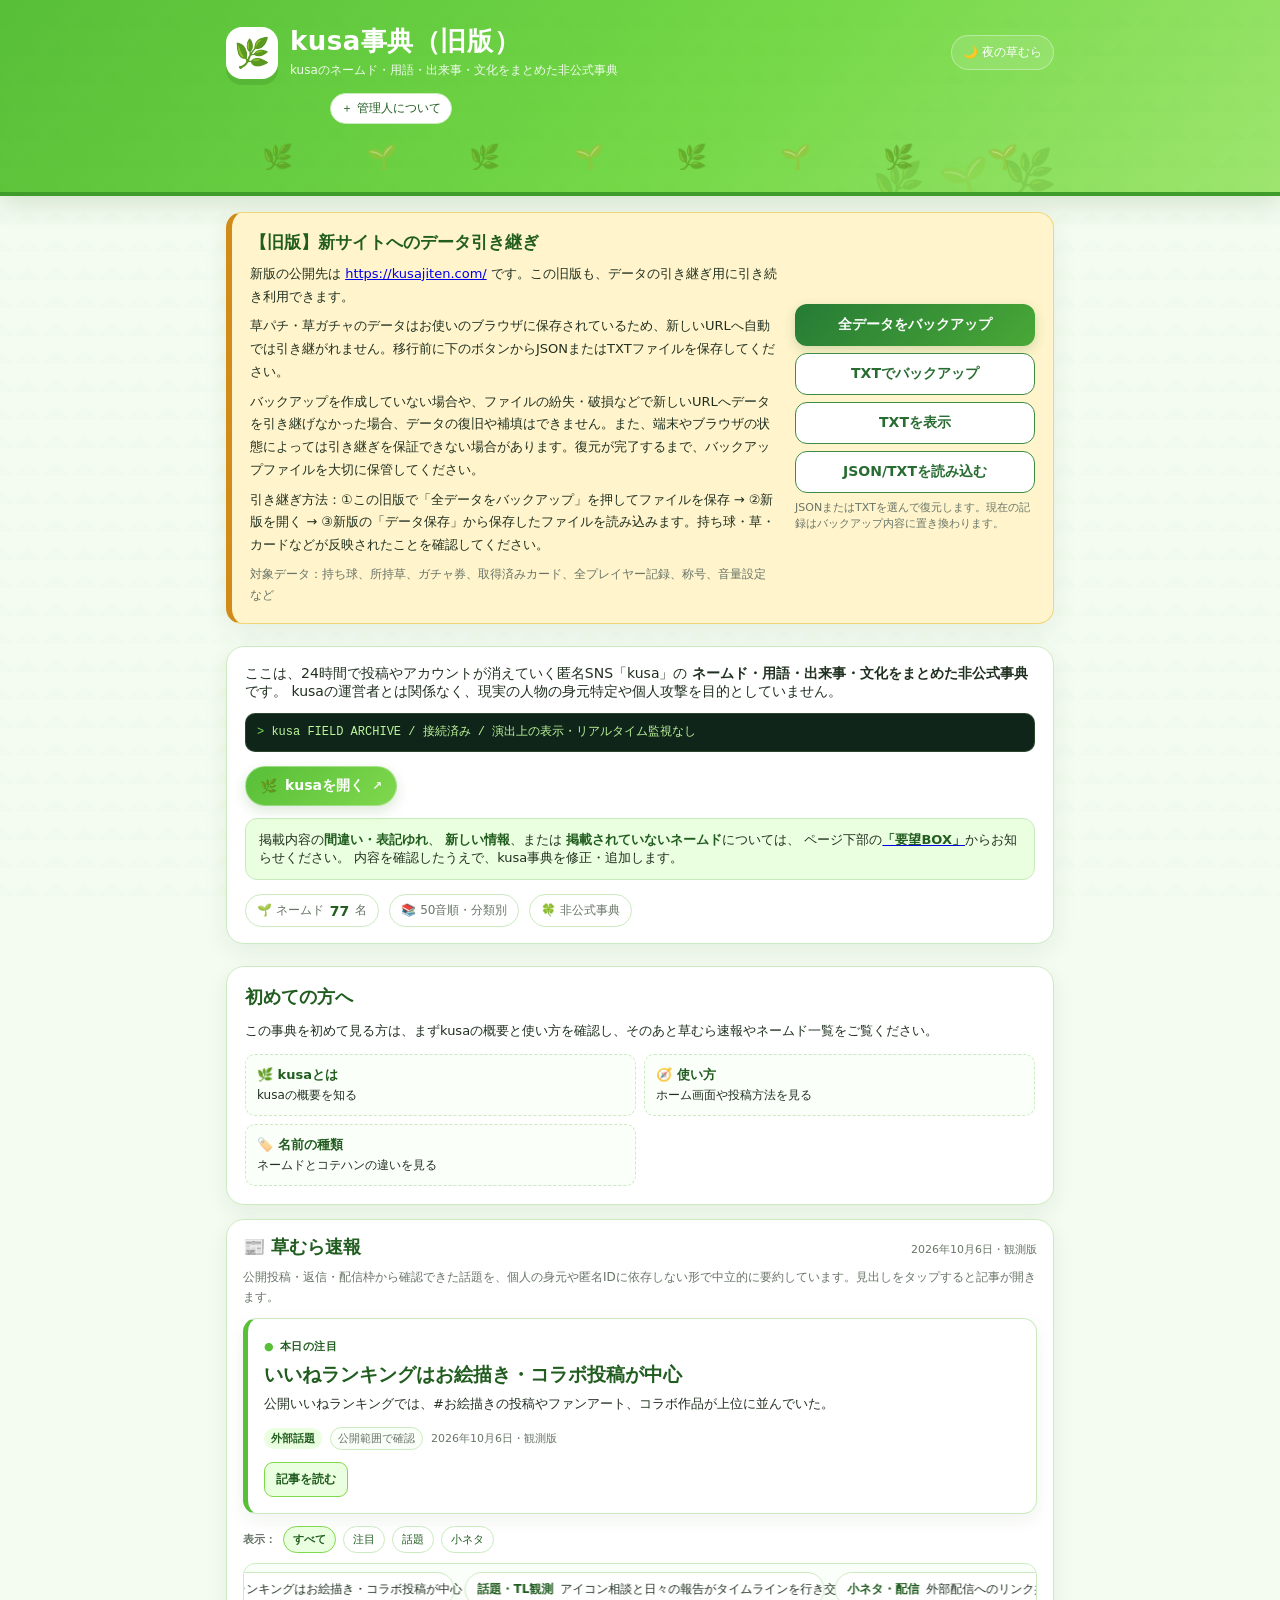
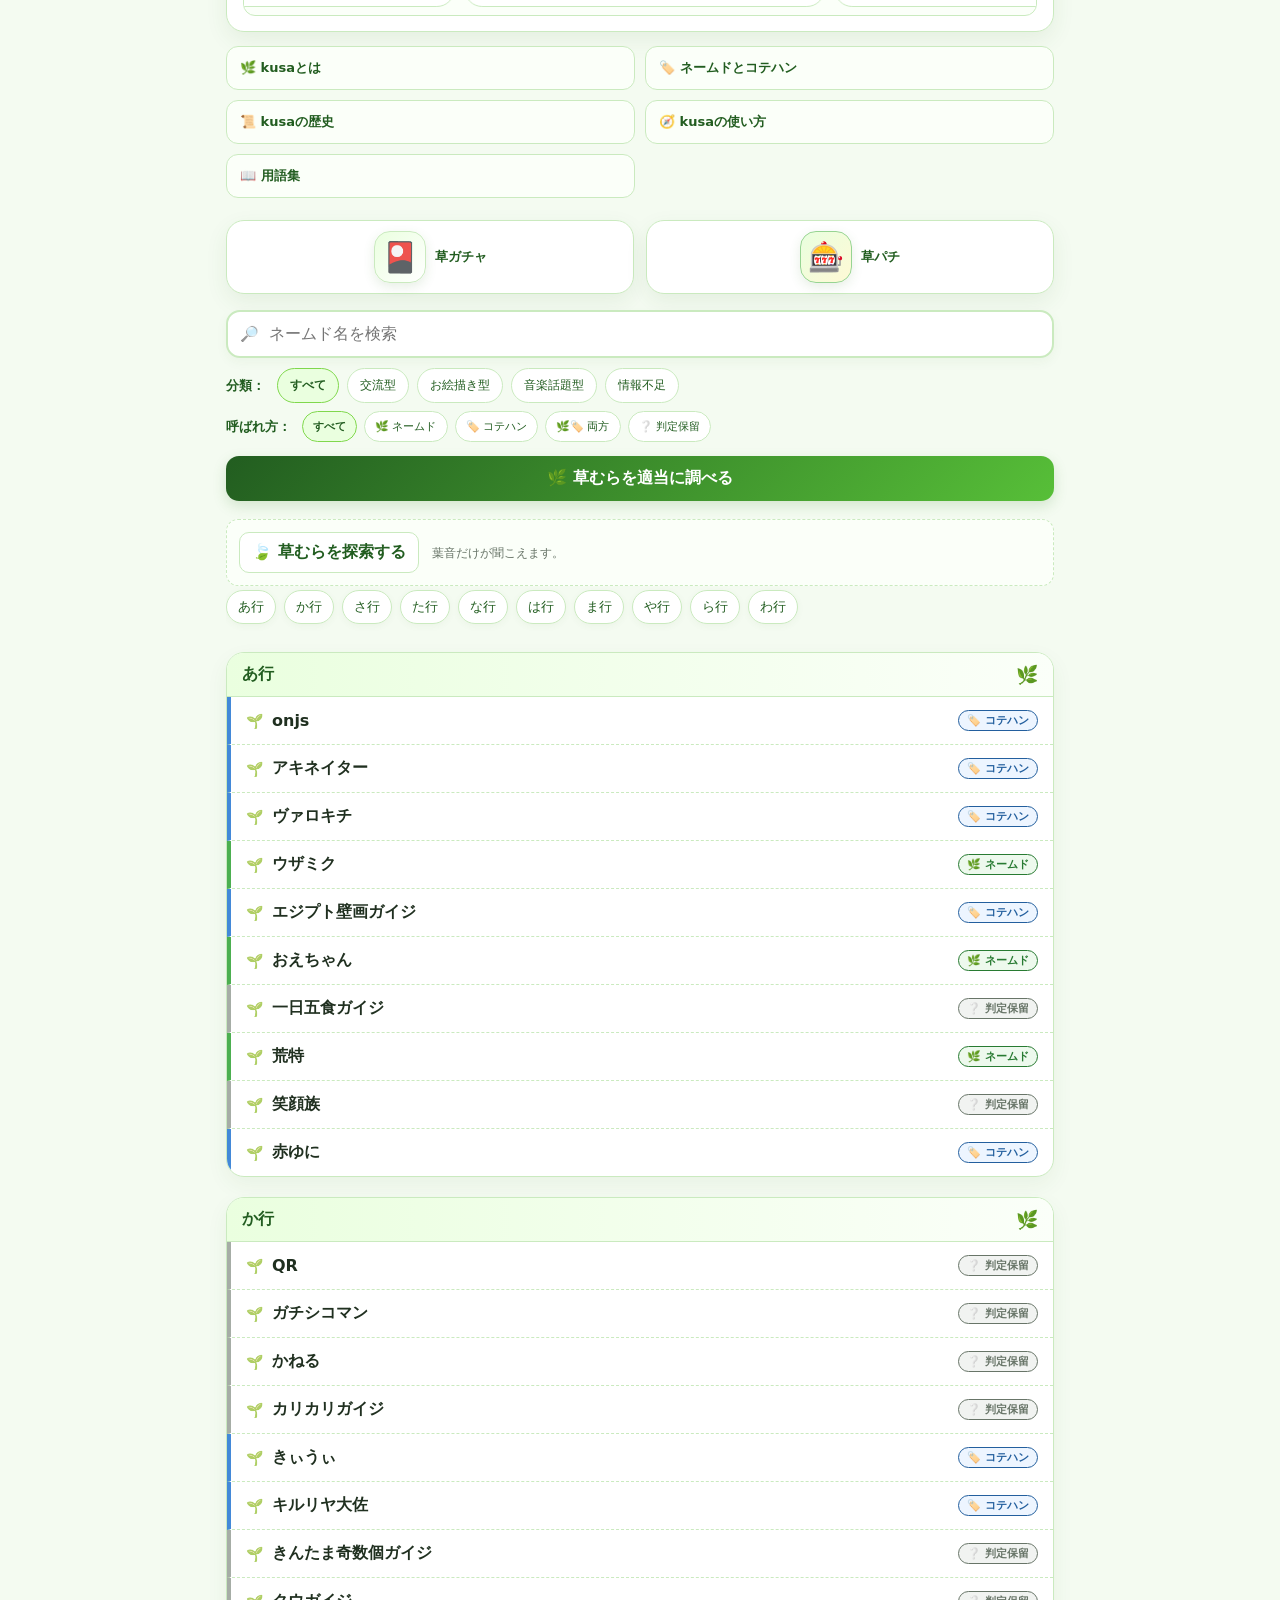
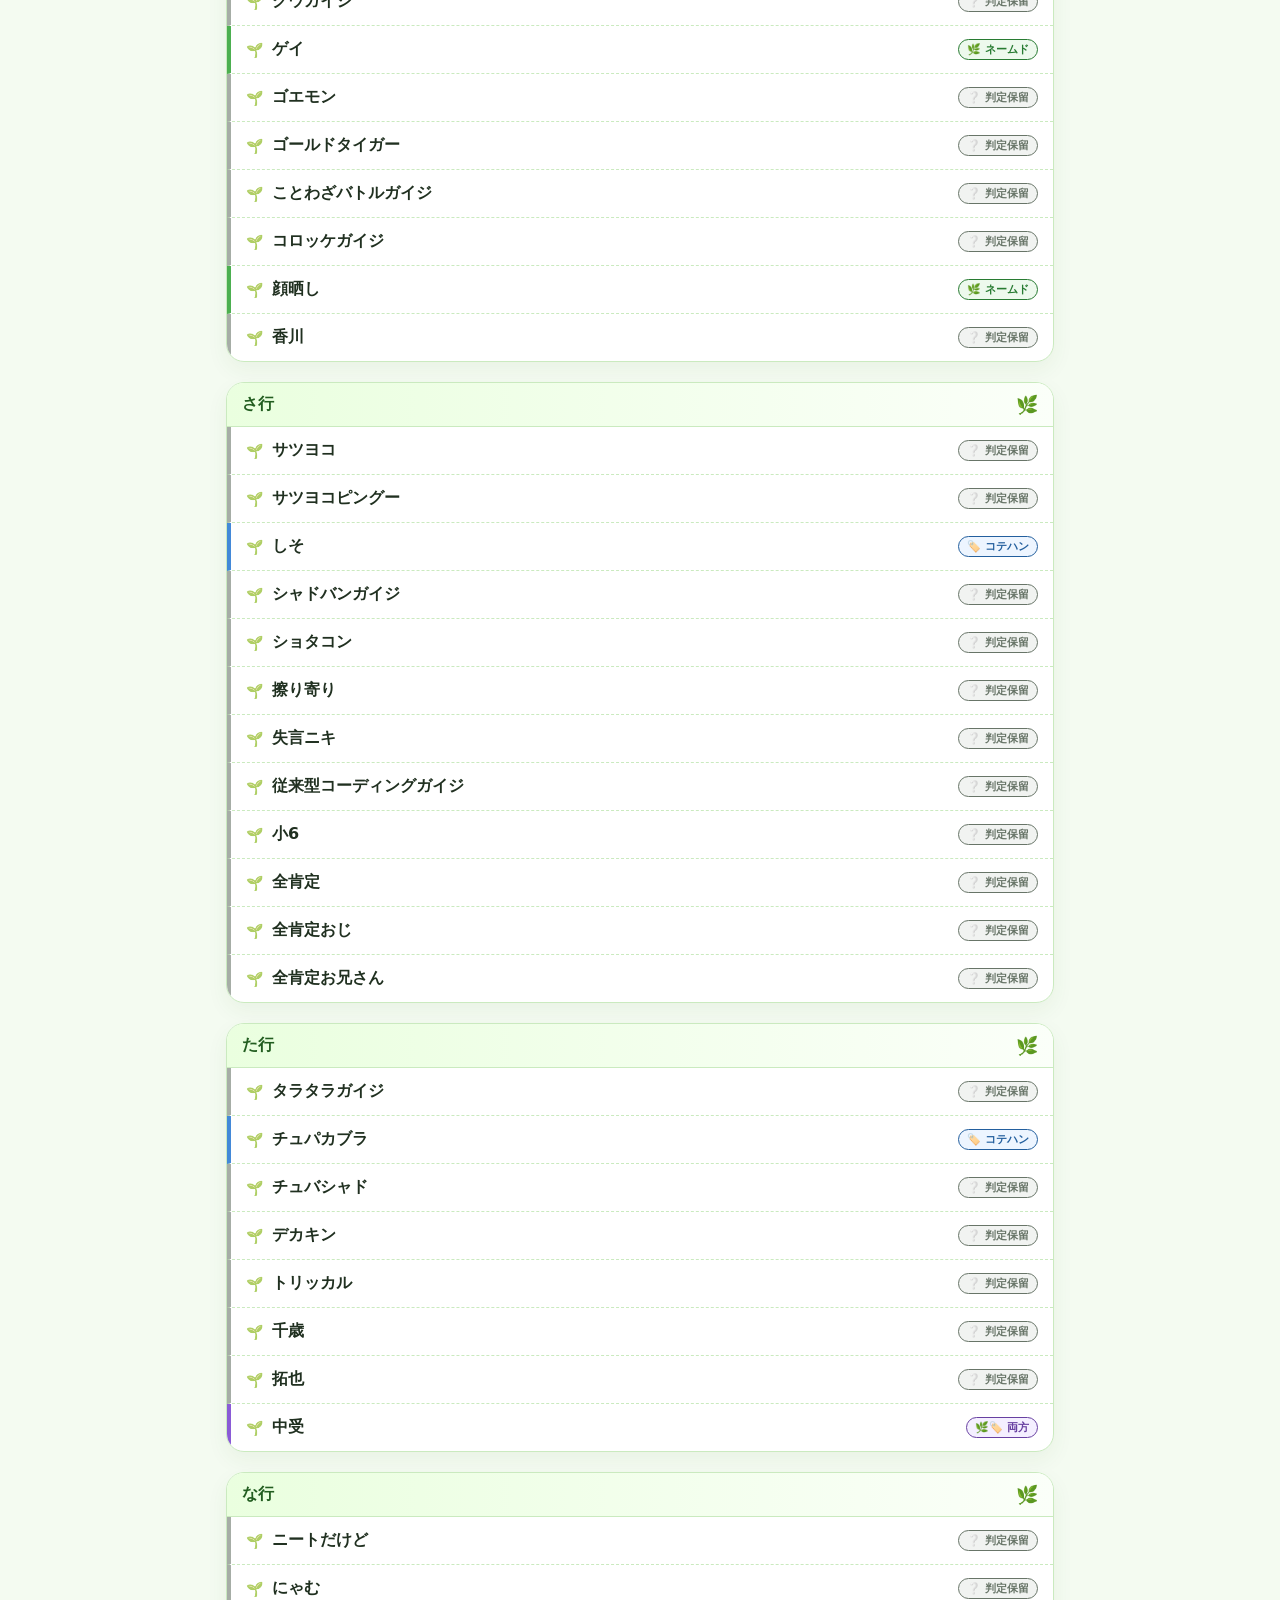
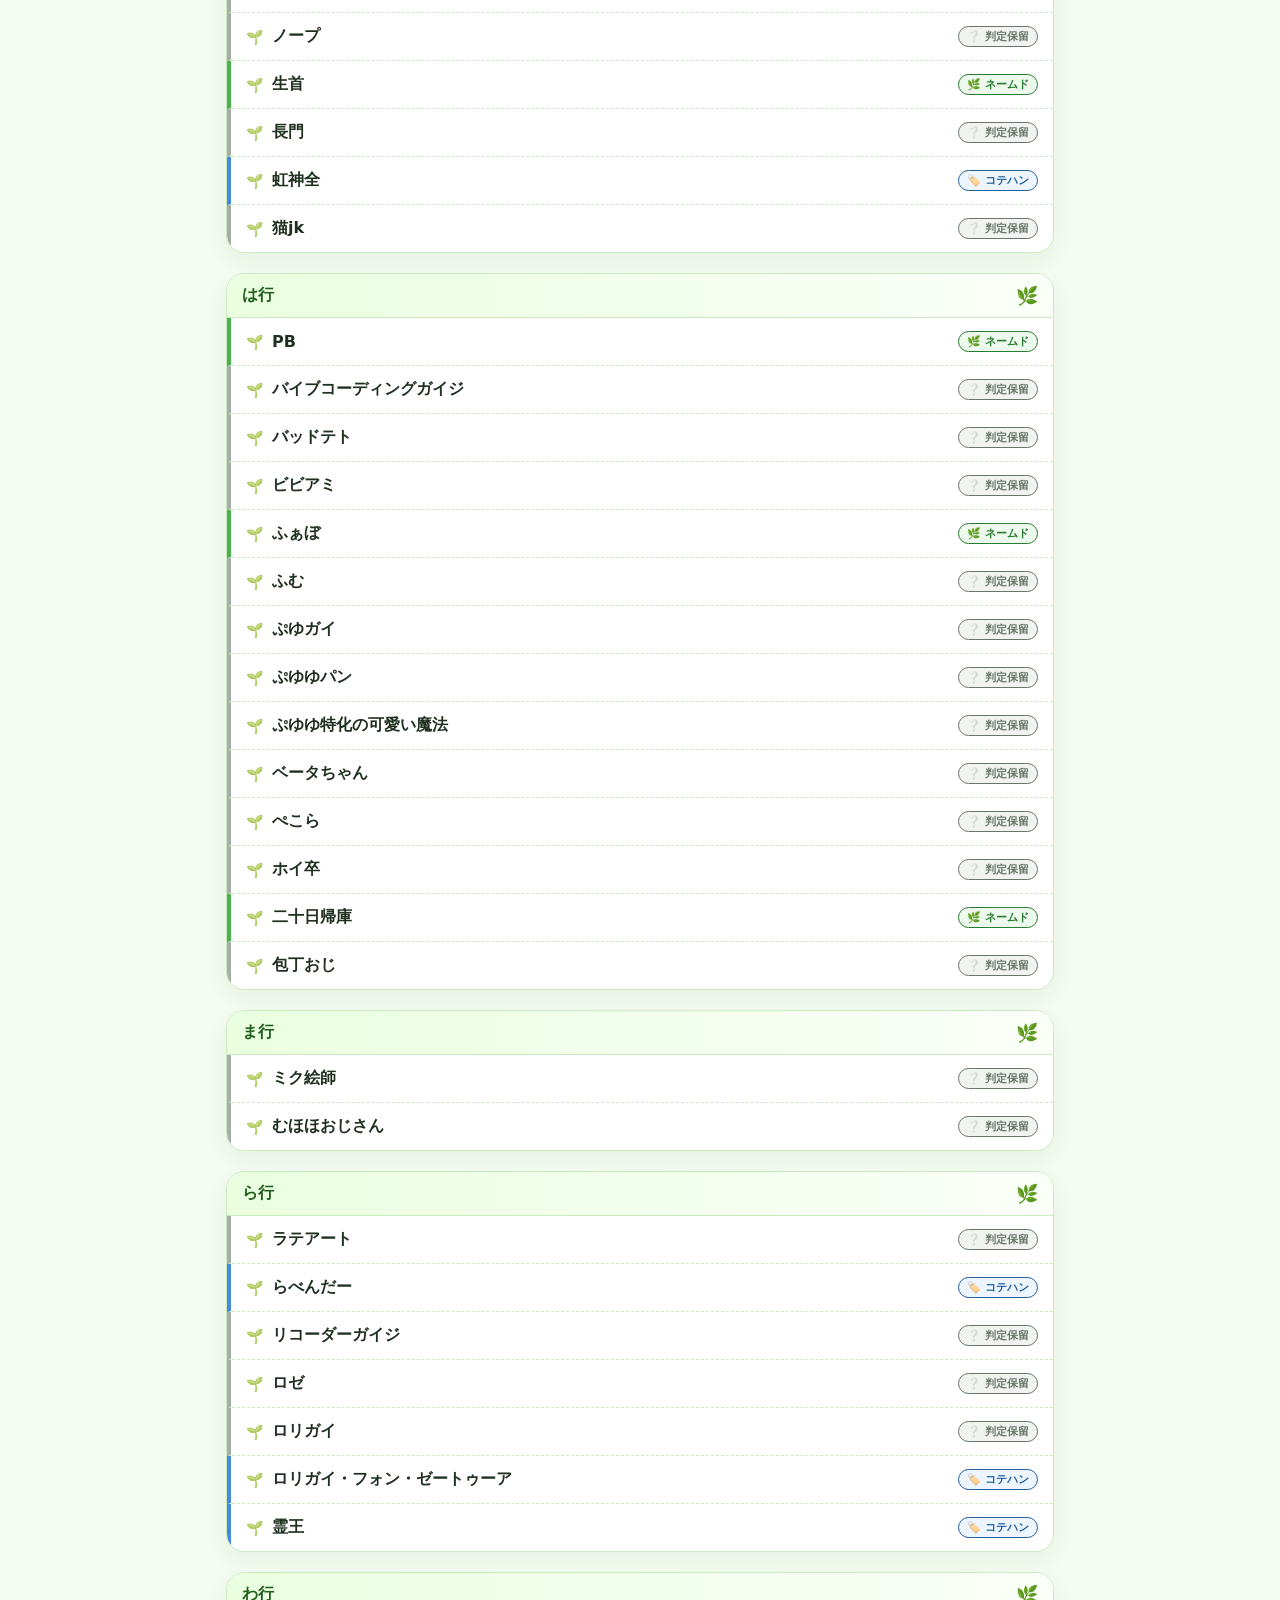
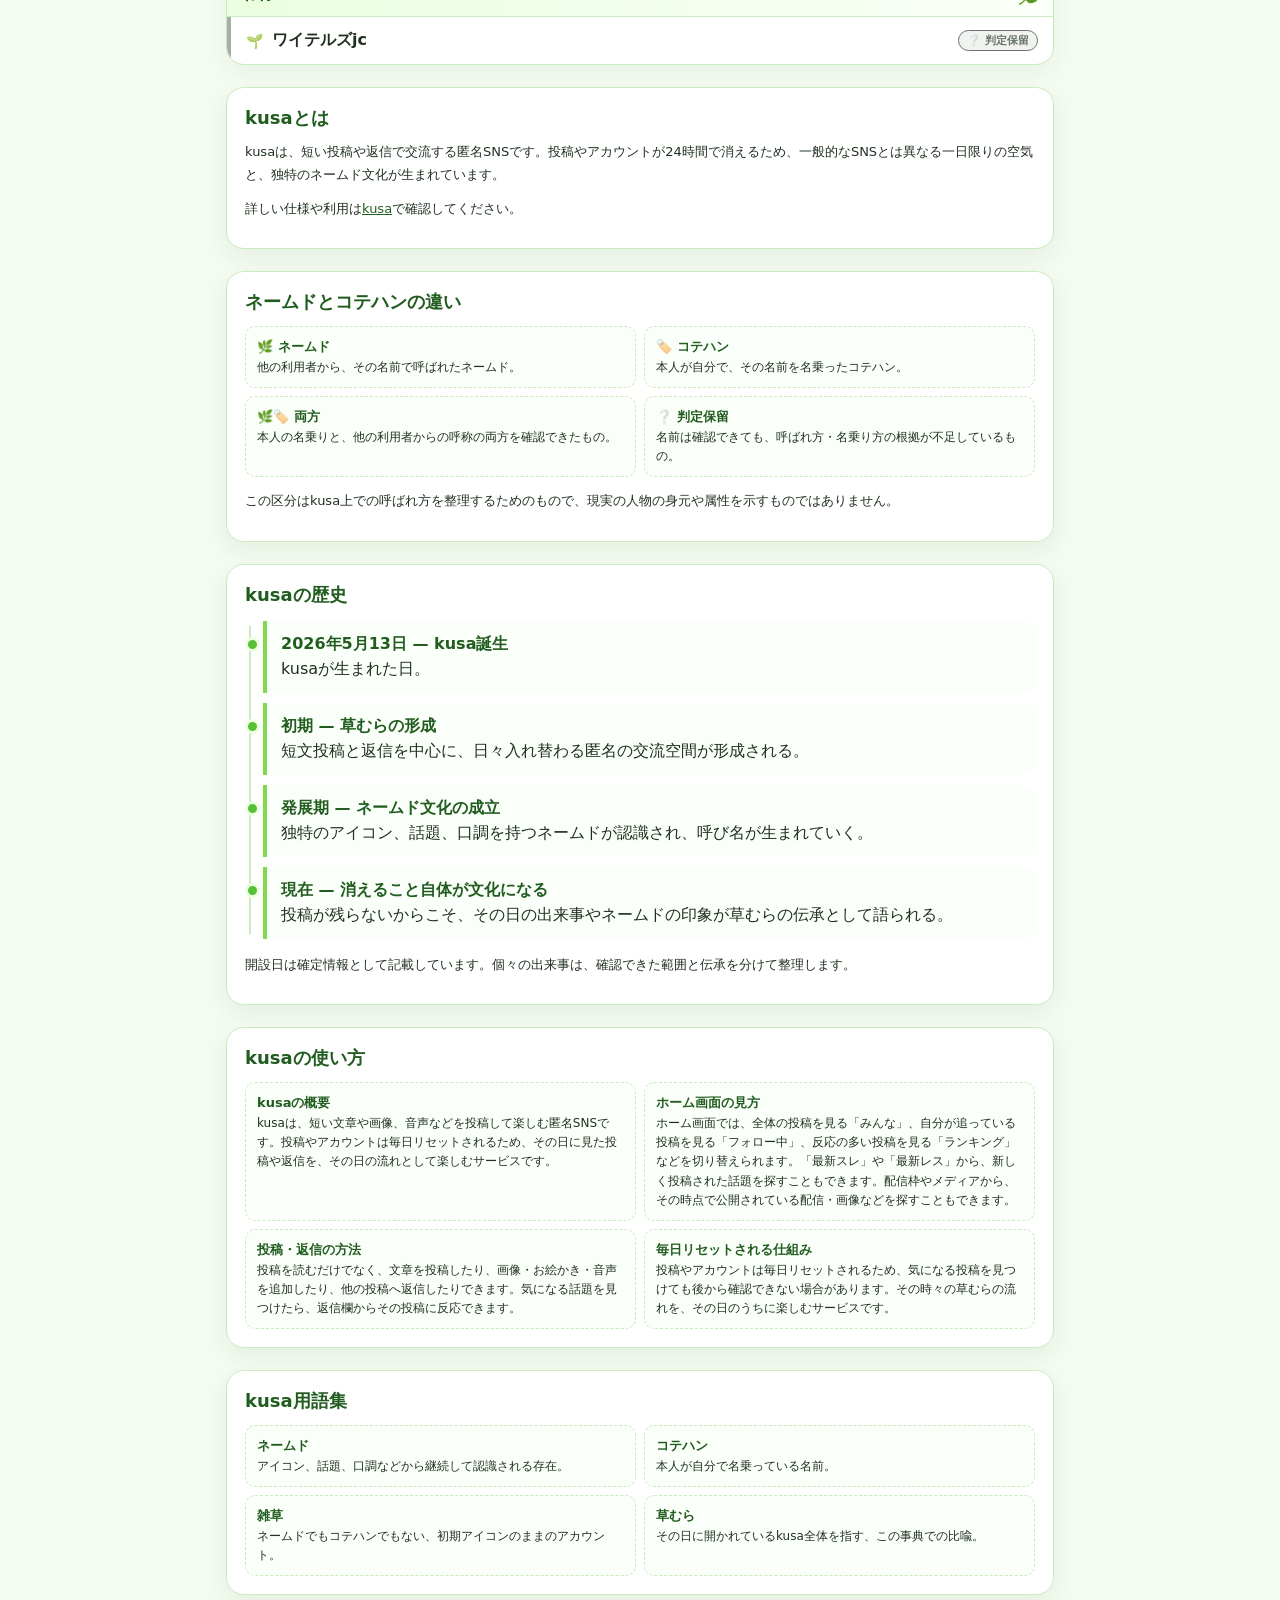
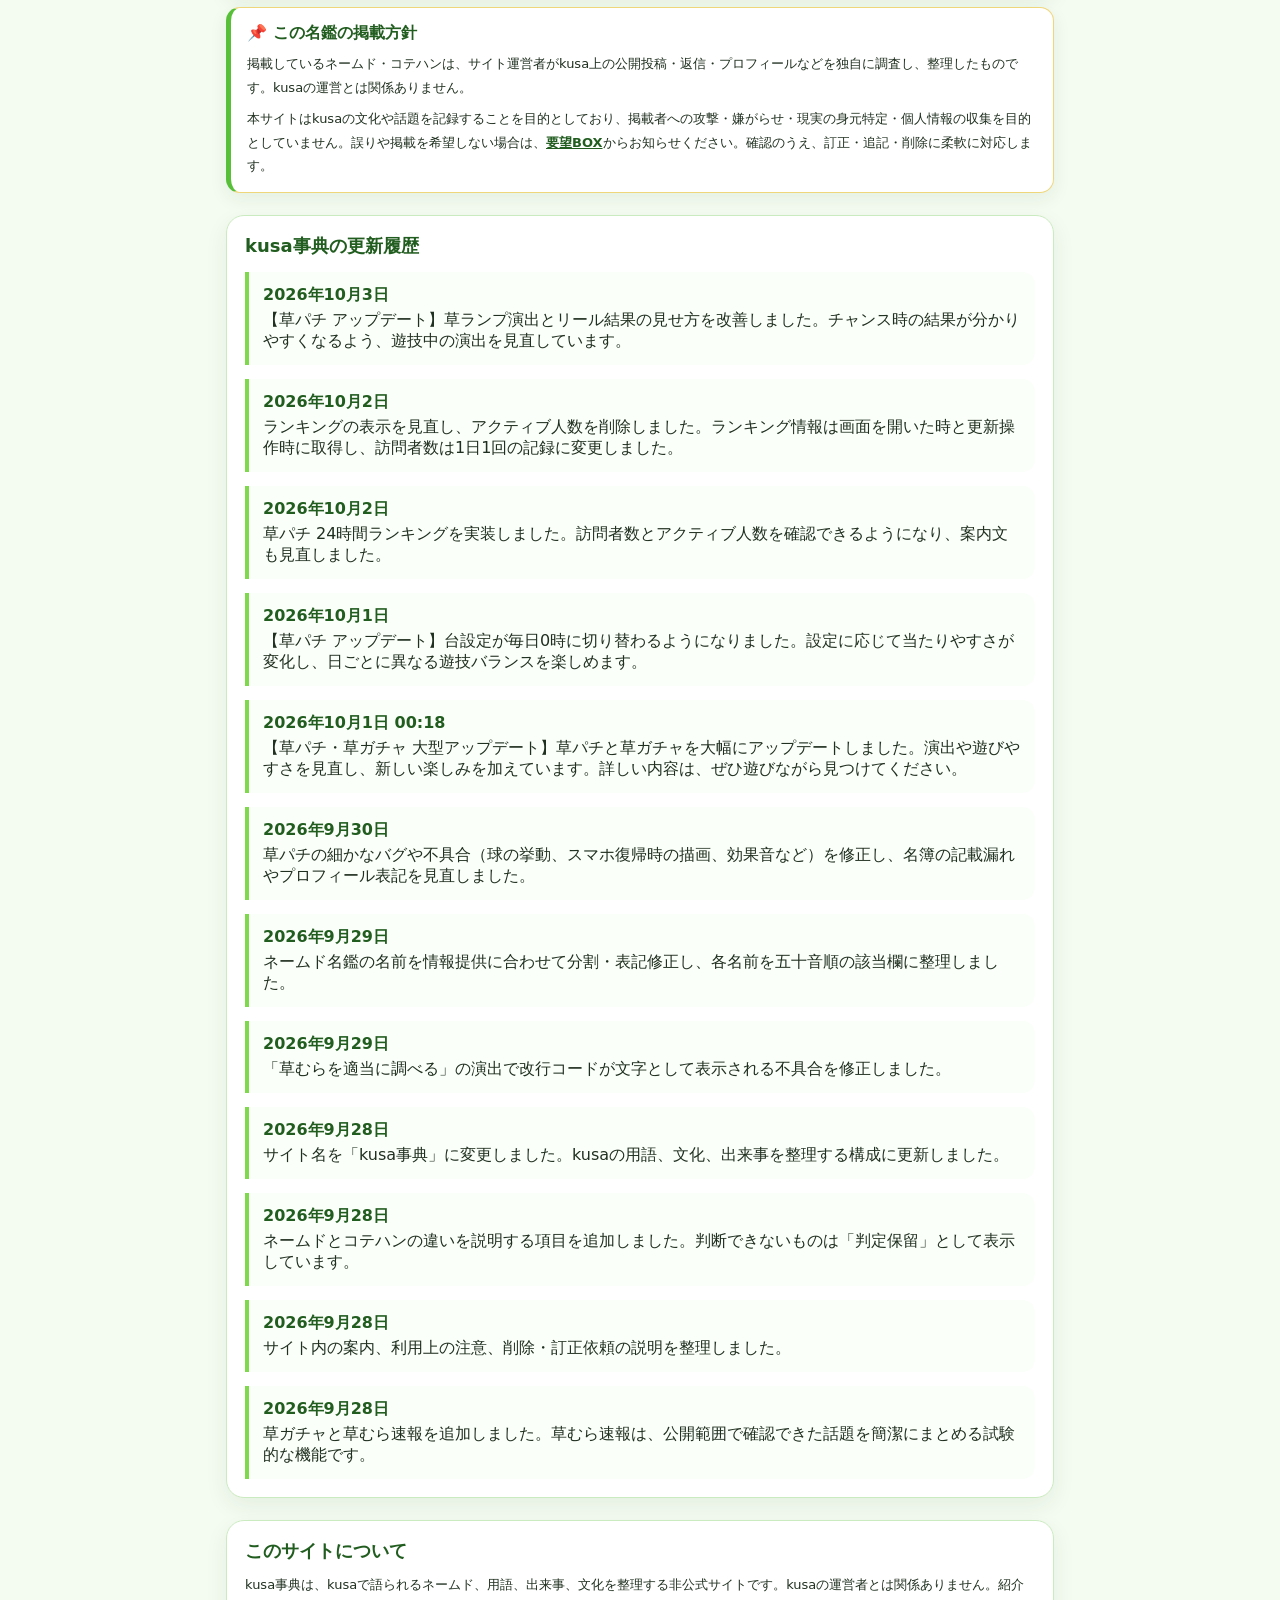
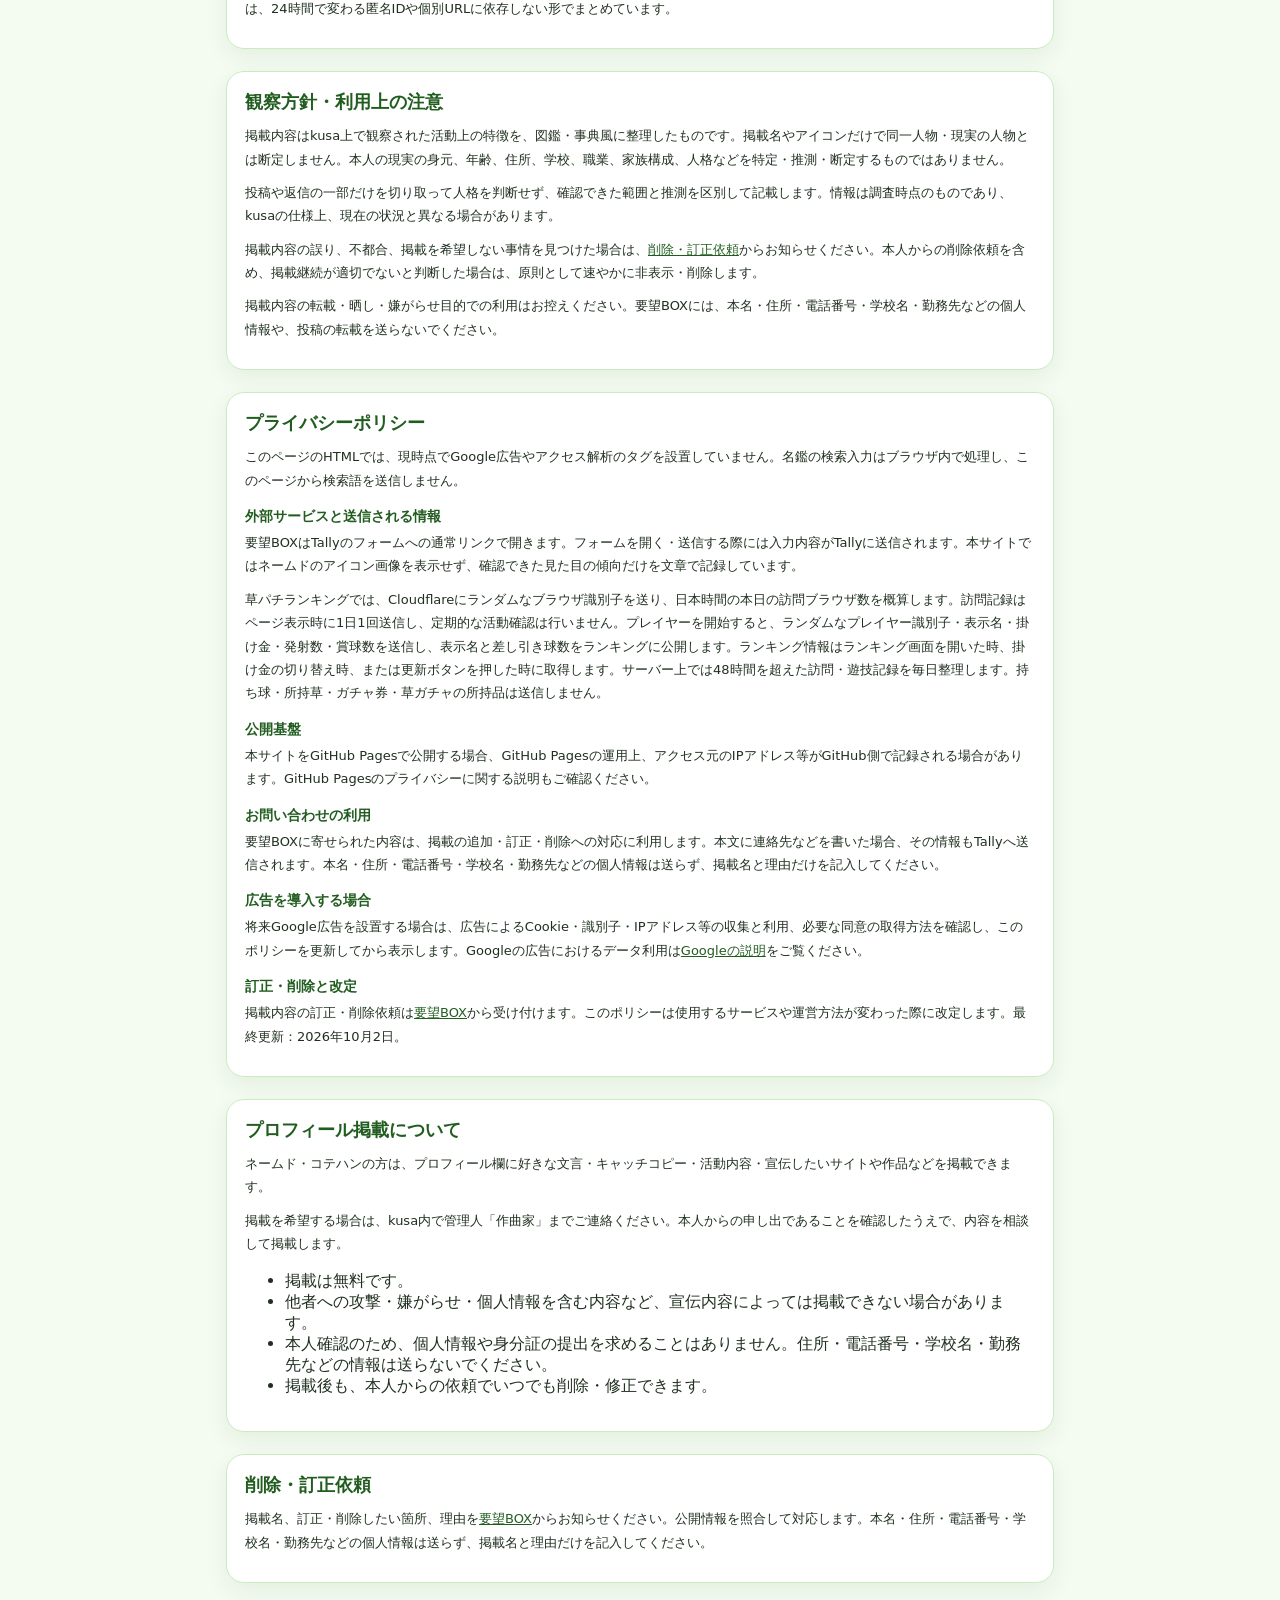
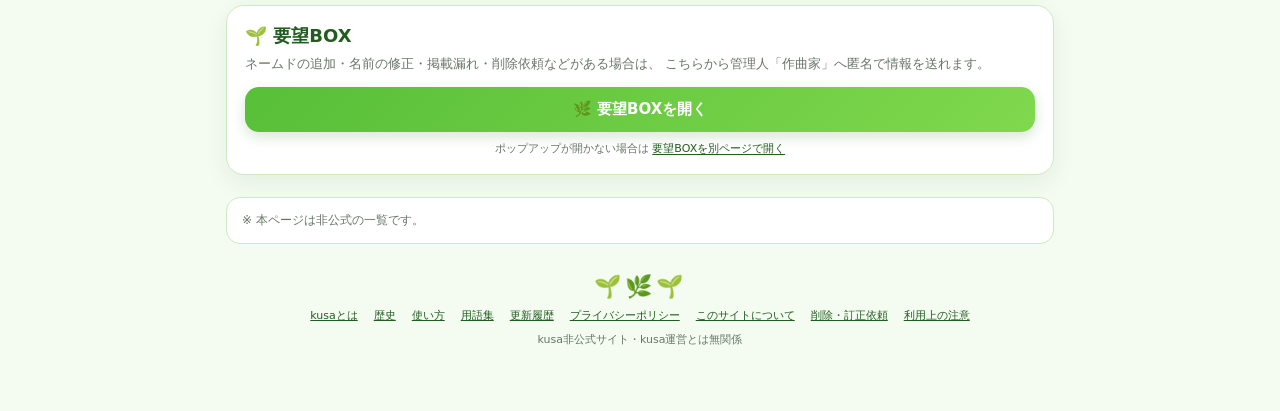
<file: index.html>
<!doctype html>
<html lang="ja">
<head>
<meta charset="utf-8">
<meta name="viewport" content="width=device-width,initial-scale=1,viewport-fit=cover">
<meta name="theme-color" content="#62c83a">
<meta name="referrer" content="strict-origin-when-cross-origin">
<title>kusa事典（旧版）</title>
<link rel="stylesheet" href="kusa-pachi.css?v=20261002c">
<link rel="stylesheet" href="assets/gacha-frames/frames.css">
<style>
:root {
  --green:#57bf38;
  --green2:#80d84d;
  --green3:#eaffdf;
  --green4:#d7f7c8;
  --deep:#225d20;
  --ink:#203020;
  --muted:#687568;
  --paper:#f8fff6;
  --page:#f4fbf1;
  --panel:#ffffff;
  --panel-soft:#fbfff9;
  --line:#caeabf;
  --warn:#fff4cb;
  --warn-line:#efd67b;
  --shadow:rgba(50,100,40,.08);
  --pattern:rgba(87,191,56,.12);
  --hero-end:#9ee56f;
  --hero-border:#3f9c2a;
}
:root.night {
  --paper:#101b22;--page:#0b141a;--panel:#14242a;--panel-soft:#172b31;
  --ink:#e5f5df;--muted:#a9c2b1;--deep:#a9ed84;--line:#315b45;
  --green3:#19372d;--green4:#214b38;--warn:#3e3820;--warn-line:#806d29;
}

*{box-sizing:border-box}
html{scroll-behavior:smooth;color-scheme:light}
body{margin:0;background:var(--page);color:var(--ink);font-family:system-ui,-apple-system,"Segoe UI",sans-serif;overflow-x:hidden}
html.night{color-scheme:dark}
body::before{
  content:"";
  position:fixed;inset:0;pointer-events:none;opacity:.14;
  background-image:
    linear-gradient(45deg, var(--pattern) 25%, transparent 25%),
    linear-gradient(-45deg, var(--pattern) 25%, transparent 25%);
  background-size:28px 28px;
}
.wrap{max-width:860px;margin:0 auto;padding:0 16px 64px;position:relative}
.hero{
  background:linear-gradient(135deg,var(--green),#74d847 55%,var(--hero-end));
  color:white;
  border-bottom:4px solid var(--hero-border);
  box-shadow:0 8px 24px rgba(62,125,42,.18);
}
.night .hero{background:linear-gradient(135deg,#102e35,#193f3c 55%,#273b4f);border-bottom-color:#69c985}
.hero-inner{
  max-width:860px;margin:auto;padding:26px 16px 22px;position:relative;overflow:hidden;
}
.hero-inner::after{
  content:"🌿 🌱 🌿";
  position:absolute;right:14px;bottom:-12px;font-size:42px;opacity:.25;
  transform:rotate(-6deg);
}
.grass-field{height:34px;display:flex;align-items:flex-end;justify-content:space-around;overflow:hidden;margin-top:12px;opacity:.65}
.grass-field span{display:block;color:#d8ffb9;font-size:25px;line-height:1;transform-origin:bottom center;animation:grass-sway 3.4s ease-in-out infinite alternate}
.grass-field span:nth-child(2n){animation-delay:-1.2s;animation-duration:4.1s}
.grass-field span:nth-child(3n){animation-delay:-2.1s;animation-duration:2.8s}
@keyframes grass-sway{from{transform:rotate(-5deg) translateY(2px)}to{transform:rotate(6deg) translateY(-2px)}}
.logo{display:flex;align-items:center;gap:12px}
.logo-mark{
  width:52px;height:52px;border-radius:16px;background:white;color:var(--green);
  display:grid;place-items:center;font-size:29px;
  box-shadow:0 6px 0 rgba(50,119,31,.22);
}
.logo h1{margin:0;font-size:26px;line-height:1.2;letter-spacing:.02em}
.logo p{margin:5px 0 0;font-size:12px;opacity:.9}
.intro-card{
  margin-top:22px;background:var(--panel);
  border:1px solid var(--line);border-radius:18px;padding:18px 18px 16px;
  box-shadow:0 8px 24px var(--shadow);
}
.intro-card p{margin:0;color:var(--ink);font-size:14px}
.migration-notice{display:grid;grid-template-columns:minmax(0,1fr) auto;align-items:center;gap:18px;margin:16px auto 0;padding:17px 18px;max-width:860px;background:var(--warn);border:1px solid var(--warn-line);border-left:6px solid #d18b19;border-radius:16px;box-shadow:0 8px 24px var(--shadow)}
.migration-notice h2{margin:0 0 8px;color:var(--deep);font-size:17px;line-height:1.45}
.migration-notice p{margin:0;color:var(--ink);font-size:13px;line-height:1.75}
.migration-notice p+p{margin-top:7px}
.migration-notice .migration-data{color:var(--muted);font-size:12px}
.migration-action{display:grid;justify-items:stretch;gap:7px;min-width:190px;max-width:240px}
.migration-backup-button{border:0;border-radius:12px;padding:12px 15px;background:linear-gradient(135deg,#267b35,#49a837);color:#fff;font:inherit;font-size:14px;font-weight:900;cursor:pointer;box-shadow:0 4px 12px rgba(35,112,35,.2)}
.migration-backup-button:hover{filter:brightness(1.06)}
.migration-backup-button:focus-visible{outline:3px solid #235b22;outline-offset:3px}
.migration-restore-button{border:1px solid #3c8d43;border-radius:12px;padding:11px 14px;background:#fff;color:#286c31;font:inherit;font-size:14px;font-weight:850;cursor:pointer}
.migration-restore-button:hover{background:#f2faef}
.migration-restore-button:focus-visible{outline:3px solid #235b22;outline-offset:3px}
.migration-file-input{position:absolute;width:1px;height:1px;padding:0;margin:-1px;overflow:hidden;clip:rect(0,0,0,0);white-space:nowrap;border:0}
.migration-action-note,.migration-backup-status{font-size:11px!important;line-height:1.5!important;color:var(--muted)!important}
.migration-backup-status:empty{display:none}
.backup-preview-link{display:inline-block;margin-top:6px;padding:7px 10px;border:1px solid #3c8d43;border-radius:9px;background:#fff;color:#286c31!important;font-weight:800;text-decoration:none}
.backup-preview-link:focus-visible{outline:3px solid #235b22;outline-offset:2px}
.policy-banner{margin-top:12px;padding:15px 16px;background:var(--panel);border:1px solid var(--warn-line);border-left:5px solid var(--green);border-radius:14px;box-shadow:0 6px 18px var(--shadow)}
.policy-banner h2{margin:0 0 8px;color:var(--deep);font-size:16px}
.policy-banner p{margin:0;color:var(--ink);font-size:13px;line-height:1.8}
.policy-banner p+p{margin-top:8px}
.policy-banner a{color:var(--deep);font-weight:800}
.archive-console{margin-top:12px;padding:10px 12px;border-radius:10px;background:#10251a;color:#bdf69b;font:12px/1.6 ui-monospace,SFMono-Regular,Consolas,monospace;box-shadow:inset 0 0 0 1px rgba(180,255,150,.15)}
.archive-console::before{content:"> ";color:#7ee45d}
.theme-button{border:1px solid rgba(255,255,255,.35);border-radius:999px;background:rgba(255,255,255,.12);color:#fff;padding:8px 11px;font:inherit;font-size:12px;cursor:pointer}
.theme-button:hover{background:rgba(255,255,255,.22)}
.contact{
  margin-top:12px;padding:12px 13px;border-radius:12px;
  background:var(--green3);border:1px solid var(--line);
  color:var(--ink);font-size:13px;
}
.contact strong{color:var(--deep)}
.stats{
  display:flex;gap:10px;align-items:center;flex-wrap:wrap;margin-top:14px
}
.stat-pill{
  display:inline-flex;gap:6px;align-items:center;
  background:var(--panel);border:1px solid var(--line);border-radius:999px;
  padding:7px 11px;font-size:12px;color:var(--muted);
}
.stat-pill strong{color:var(--deep);font-size:14px}
.search-box{
  margin:16px 0 10px;position:relative;
}
.search-box::before{
  content:"🔎";position:absolute;left:14px;top:50%;transform:translateY(-50%);
  font-size:15px;opacity:.65;
}
.search-box input{
  width:100%;border:2px solid var(--line);background:var(--panel);color:var(--ink);
  border-radius:14px;padding:13px 14px 13px 41px;font-size:16px;outline:none;
  box-shadow:0 4px 12px rgba(60,120,40,.05);
}
.search-box input:focus{
  border-color:var(--green2);
  box-shadow:0 0 0 4px rgba(87,191,56,.12);
}
.kana-nav{
  display:flex;gap:8px;overflow-x:auto;padding:4px 0 8px;scrollbar-width:none
}
.kana-nav::-webkit-scrollbar{display:none}
.kana-nav a{
  flex:0 0 auto;text-decoration:none;color:var(--deep);background:var(--panel);
  border:1px solid var(--line);padding:7px 11px;border-radius:999px;font-size:13px;
  box-shadow:0 2px 7px rgba(70,120,50,.05);
}
.kana-nav a:hover{background:var(--green3);border-color:var(--green2)}
.section{
  margin-top:20px;background:var(--panel);
  border:1px solid var(--line);border-radius:18px;overflow:hidden;
  box-shadow:0 8px 22px rgba(50,100,40,.06);
}
.section-title{
  display:flex;align-items:center;justify-content:space-between;
  padding:11px 15px;background:linear-gradient(90deg,var(--green3),var(--panel-soft));
  color:var(--deep);font-weight:800;border-bottom:1px solid var(--line);
}
.mini-grass{font-size:18px}
.name-list{list-style:none;margin:0;padding:0}
.named-item{
  display:flex;align-items:center;gap:9px;
  padding:13px 15px;border-bottom:1px dashed var(--line);font-size:16px;
  transition:.15s ease;
}
.named-item:last-child{border-bottom:0}
.named-item:hover{background:var(--panel-soft);transform:translateX(2px)}
.leaf{font-size:14px;opacity:.78}
.name{word-break:break-word;flex:1;font-weight:600}
.note{
  margin-top:22px;padding:14px 15px;background:var(--panel);
  border:1px solid var(--line);border-radius:14px;color:var(--muted);font-size:12px
}
.footer-grass{font-size:22px;letter-spacing:4px;margin-bottom:6px}
footer{margin-top:30px;text-align:center;color:var(--muted);font-size:11px}
.empty{display:none;color:var(--muted);padding:30px 6px;text-align:center}
.named-item{cursor:pointer}
.named-item:focus-visible{outline:3px solid rgba(87,191,56,.35);outline-offset:-3px}
.named-item.type-named{border-left:4px solid #4caf50}
.named-item.type-handle{border-left:4px solid #4389d8}
.named-item.type-both{border-left:4px solid #8a5bd6}
.named-item.type-unknown{border-left:4px solid #a6ada6}
.type-badge{display:inline-flex;align-items:center;gap:3px;flex:0 0 auto;border-radius:999px;padding:4px 8px;font-size:11px;font-weight:800;line-height:1;border:1px solid currentColor;white-space:nowrap}
.type-badge.type-named{color:#287b32;background:#edf9ed}
.type-badge.type-handle{color:#235f9e;background:#edf5ff}
.type-badge.type-both{color:#6840a1;background:#f4efff}
.type-badge.type-unknown{color:#687568;background:#f1f3f1}
.detail-title-wrap{display:flex;align-items:center;gap:9px;flex-wrap:wrap}
.detail-type-badge{font-size:11px}
.detail-modal{position:fixed;inset:0;z-index:10;display:none;place-items:center;padding:18px;background:rgba(24,55,20,.42)}
.detail-modal.is-open{display:grid}
.detail-panel{width:min(620px,100%);max-height:min(760px,92vh);overflow:auto;background:var(--panel);border:1px solid var(--line);border-radius:20px;box-shadow:0 18px 55px rgba(20,65,18,.25)}
.detail-panel.is-revealing{animation:card-reveal .45s cubic-bezier(.2,.8,.2,1) both}
@keyframes card-reveal{from{opacity:0;transform:perspective(900px) rotateX(-10deg) translateY(18px) scale(.97)}to{opacity:1;transform:perspective(900px) rotateX(0) translateY(0) scale(1)}}
.detail-head{display:flex;align-items:center;justify-content:space-between;gap:12px;padding:16px 18px;background:linear-gradient(90deg,var(--green3),var(--panel-soft));border-bottom:1px solid var(--line)}
.detail-head h2{margin:0;color:var(--deep);font-size:21px}
.detail-close{border:0;background:transparent;color:var(--deep);font-size:24px;line-height:1;cursor:pointer;padding:4px 7px;border-radius:9px}
.detail-close:hover{background:var(--green4)}
.detail-body{padding:18px;color:var(--ink)}
.detail-label{margin:0 0 7px;color:var(--deep);font-weight:800;font-size:13px}
.detail-text{margin:0 0 18px;white-space:pre-wrap;line-height:1.75;color:var(--muted)}
.info-card{margin-top:22px;padding:18px;background:var(--panel);border:1px solid var(--line);border-radius:18px;box-shadow:0 8px 22px var(--shadow)}
.info-card h2{margin:0 0 10px;color:var(--deep);font-size:18px}
.info-card h3{margin:16px 0 5px;color:var(--deep);font-size:14px}
.info-card p{margin:0 0 10px;color:var(--ink);font-size:13px;line-height:1.8}
.info-card a,.detail-body a{color:var(--deep);overflow-wrap:anywhere}
.footer-links{display:flex;justify-content:center;gap:8px 16px;flex-wrap:wrap;margin:9px 0}
.footer-links a{color:var(--deep)}
.site-map{display:grid;grid-template-columns:repeat(2,minmax(0,1fr));gap:10px;margin-top:14px}
.site-map a{display:block;padding:12px 13px;border:1px solid var(--line);border-radius:12px;background:var(--panel-soft);color:var(--deep);text-decoration:none;font-weight:700;font-size:13px}
.site-map a:hover{background:var(--green3);border-color:var(--green2)}
.era{margin:14px 0 0;padding:13px 14px;border-left:4px solid var(--green2);background:var(--panel-soft);border-radius:0 12px 12px 0}
.era strong{display:block;color:var(--deep);margin-bottom:4px}
.term-grid{display:grid;grid-template-columns:repeat(2,minmax(0,1fr));gap:8px;margin-top:12px}
.term-grid div{padding:10px 11px;border:1px dashed var(--line);border-radius:10px;background:var(--panel-soft);font-size:12px;line-height:1.6}
.term-grid a{display:block;padding:10px 11px;border:1px dashed var(--line);border-radius:10px;background:var(--panel-soft);color:var(--ink);font-size:12px;line-height:1.6;text-decoration:none}
.term-grid a:hover{background:var(--green3);border-color:var(--green2)}
.term-grid strong{display:block;color:var(--deep);font-size:13px}
.filter-bar{display:flex;gap:8px;align-items:center;flex-wrap:wrap;margin:10px 0 4px}
.type-filter-bar{display:flex;gap:7px;align-items:center;flex-wrap:wrap;margin:8px 0 4px}
.type-filter-bar .filter-button{font-size:11px;padding:7px 10px}
.filter-button{border:1px solid var(--line);background:var(--panel);color:var(--deep);border-radius:999px;padding:8px 12px;font:inherit;font-size:12px;cursor:pointer}
.filter-button:hover,.filter-button.is-active{background:var(--green3);border-color:var(--green2);font-weight:800}
.random-button{margin:10px 0 4px;width:100%;border:0;border-radius:13px;padding:12px 14px;font:inherit;font-weight:800;color:#fff;background:linear-gradient(135deg,var(--deep),var(--green));cursor:pointer;box-shadow:0 5px 14px rgba(61,135,42,.18)}
.random-button:hover{filter:brightness(1.06);transform:translateY(-1px)}
.history-track{position:relative;margin-top:14px;padding-left:18px}
.history-track::before{content:"";position:absolute;left:4px;top:5px;bottom:5px;width:2px;background:var(--line)}
.history-track .era{position:relative;margin-top:10px}
.history-track .era::before{content:"";position:absolute;left:-22px;top:16px;width:9px;height:9px;border-radius:50%;background:var(--green);border:3px solid var(--green3)}
.scroll-reveal{opacity:0;transform:translateY(14px);transition:opacity .45s ease,transform .45s ease}
.scroll-reveal.is-visible{opacity:1;transform:none}
.explore-box{margin-top:14px;padding:12px;border:1px dashed var(--line);border-radius:12px;background:var(--panel-soft)}
.explore-button{border:1px solid var(--line);border-radius:10px;background:var(--panel);color:var(--deep);padding:9px 12px;font:inherit;font-weight:800;cursor:pointer}
.explore-button:hover{background:var(--green3)}
.explore-message{display:inline-block;margin-left:8px;color:var(--muted);font-size:12px}
.gacha-card{margin-top:22px;padding:18px;background:var(--panel);border:1px solid var(--line);border-radius:18px;box-shadow:0 8px 22px var(--shadow)}
.gacha-card.is-collapsed{display:flex;align-items:center;justify-content:center;padding:10px}
.gacha-toggle{display:inline-grid;place-items:center;width:52px;height:52px;border:1px solid var(--line);border-radius:16px;background:linear-gradient(135deg,var(--green3),var(--panel));font-size:29px;cursor:pointer;box-shadow:0 4px 12px rgba(60,120,40,.12);transition:transform .15s ease,box-shadow .15s ease}
.gacha-toggle:hover{transform:translateY(-2px);box-shadow:0 7px 16px rgba(60,120,40,.18)}
.gacha-toggle:focus-visible{outline:3px solid rgba(87,191,56,.3);outline-offset:3px}
.gacha-toggle-label{margin-left:9px;color:var(--deep);font-size:13px;font-weight:800}
.gacha-panel{width:100%}
.gacha-close{float:right;border:0;background:transparent;color:var(--deep);font-size:22px;line-height:1;cursor:pointer;padding:2px 6px;border-radius:8px}
.gacha-close:hover{background:var(--green4)}
.gacha-card h2{margin:0 0 6px;color:var(--deep);font-size:18px}
.gacha-card p{margin:0;color:var(--muted);font-size:13px;line-height:1.7}
.gacha-button{width:100%;margin-top:13px;border:0;border-radius:14px;padding:13px 16px;font:inherit;font-weight:800;font-size:15px;color:#fff;background:linear-gradient(135deg,#2c8b4d,#75c94a);cursor:pointer;box-shadow:0 5px 14px rgba(61,135,42,.18);transition:transform .15s ease,filter .15s ease,opacity .15s ease}
.gacha-button:hover:not(:disabled){transform:translateY(-1px);filter:brightness(1.04)}
.gacha-button:disabled{cursor:not-allowed;opacity:.55;box-shadow:none}
.gacha-timer{display:block;margin-top:9px;text-align:center;color:var(--muted);font-size:12px}
.gacha-result{margin-top:14px;min-height:20px}
.gacha-result:empty{display:none}
.gacha-result-card{position:relative;padding:17px 16px;border:2px solid var(--line);border-radius:16px;background:var(--panel-soft);overflow:hidden}
.gacha-result-card.is-revealing{animation:gacha-reveal .5s cubic-bezier(.2,.8,.2,1) both}
@keyframes gacha-reveal{from{opacity:0;transform:scale(.94) rotate(-1deg)}to{opacity:1;transform:none}}
.gacha-result-card::after{content:"";position:absolute;inset:-40%;background:linear-gradient(115deg,transparent 42%,rgba(255,255,255,.45) 50%,transparent 58%);transform:translateX(-55%) rotate(8deg);animation:card-shine 1.1s ease-out both;pointer-events:none}
@keyframes card-shine{to{transform:translateX(55%) rotate(8deg)}}
.gacha-result-card.rarity-N{border-color:#b8d5b1}
.gacha-result-card.rarity-R{border-color:#77a9df}
.gacha-result-card.rarity-SR{border-color:#a682d7;box-shadow:0 0 0 3px rgba(138,91,214,.08)}
.gacha-result-card.rarity-SSR{border-color:#d9ae3c;box-shadow:0 0 0 3px rgba(217,174,60,.12)}
.gacha-result-card.rarity-UR{border-color:#c36bc5;box-shadow:0 0 0 3px rgba(195,107,197,.14)}
.gacha-result-card.rarity-GODR{border-color:#e5a51f;box-shadow:0 0 0 4px rgba(229,165,31,.2),0 0 24px rgba(255,207,77,.24);background:linear-gradient(135deg,#fff8d9,#fff1b8)}
.gacha-god-overlay{position:fixed;inset:0;z-index:80;display:grid;place-items:center;overflow:hidden;background:radial-gradient(circle at center,rgba(255,248,205,.98) 0%,rgba(255,208,61,.94) 28%,rgba(111,55,0,.97) 100%);color:#fffdf1;text-align:center;opacity:0;pointer-events:none;transition:opacity .25s ease}
.gacha-god-overlay.is-open{opacity:1;pointer-events:auto}
.gacha-god-overlay.is-puyuyu{background:radial-gradient(circle at center,#fffde0 0%,#ffe96b 27%,#ffc629 55%,#7c4800 100%);color:#fffef1}
.gacha-god-overlay.is-puyuyu::after{border-color:rgba(255,255,190,.95);box-shadow:0 0 0 20px rgba(255,236,100,.28),0 0 90px 28px rgba(255,238,125,.72)}
.gacha-god-overlay.is-puyuyu .gacha-god-title{color:#fff27a;text-shadow:0 4px 0 #a56300,0 0 22px #fff4a5,0 0 52px #ffe84e}
.gacha-god-overlay.is-puyuyu .gacha-god-emoji{filter:drop-shadow(0 0 26px #fff18c) drop-shadow(0 8px 16px rgba(104,50,0,.38))}
.gacha-god-overlay::before{content:"";position:absolute;inset:-35%;background:conic-gradient(from 0deg,transparent 0 8%,rgba(255,255,255,.72) 10%,transparent 13% 25%,rgba(255,245,170,.65) 28%,transparent 32% 45%,rgba(255,255,255,.55) 48%,transparent 52% 70%,rgba(255,236,125,.7) 74%,transparent 78%);animation:god-rays 3s linear infinite}
.gacha-god-overlay::after{content:"";position:absolute;inset:12%;border:2px solid rgba(255,255,220,.72);border-radius:50%;box-shadow:0 0 0 18px rgba(255,239,137,.16),0 0 70px 20px rgba(255,255,220,.45);animation:god-pulse 1.1s ease-in-out infinite alternate}
.gacha-god-copy{position:relative;z-index:2;padding:28px 22px;text-shadow:0 3px 0 rgba(105,57,0,.38),0 0 24px rgba(255,255,220,.9);animation:god-arrival .8s cubic-bezier(.2,.85,.25,1) both}
.gacha-god-eyebrow{margin:0 0 12px;font-size:clamp(14px,4vw,22px);font-weight:900;letter-spacing:.18em}
.gacha-god-emoji{margin:0;font-size:clamp(74px,24vw,170px);line-height:1;filter:drop-shadow(0 8px 16px rgba(104,50,0,.38))}
.gacha-god-title{margin:18px 0 6px;font-size:clamp(36px,12vw,86px);font-weight:1000;letter-spacing:.08em}
.gacha-god-subtitle{margin:0;font-size:clamp(16px,4.5vw,28px);font-weight:900}
.gacha-god-hint{margin:24px 0 0;font-size:12px;opacity:.86}
.gacha-god-particle{position:absolute;top:-12vh;z-index:3;font-size:clamp(22px,7vw,48px);animation:god-fall var(--fall-duration) linear var(--fall-delay) both;filter:drop-shadow(0 4px 4px rgba(77,40,0,.3));user-select:none}
.gacha-omega-overlay{position:fixed;inset:0;z-index:90;display:grid;place-items:center;overflow:hidden;background:radial-gradient(circle at 50% 45%,#15345c 0%,#07162c 35%,#01040d 78%);color:#f4ffff;text-align:center;opacity:0;pointer-events:none;transition:opacity .5s ease}
.gacha-omega-overlay.is-open{opacity:1;pointer-events:auto}
.gacha-omega-overlay::before{content:"";position:absolute;inset:-40%;background:conic-gradient(from 20deg,transparent 0 8%,rgba(115,203,255,.27) 14%,transparent 21% 34%,rgba(118,255,217,.23) 39%,transparent 48% 60%,rgba(235,247,255,.31) 68%,transparent 76% 100%);animation:omega-orbit 15s linear infinite}
.gacha-omega-overlay::after{content:"";position:absolute;width:min(90vmin,760px);aspect-ratio:1;border:2px solid rgba(160,248,237,.5);border-radius:50%;box-shadow:0 0 0 16px rgba(52,110,178,.12),0 0 95px 24px rgba(107,190,255,.38),inset 0 0 60px rgba(109,255,224,.19);animation:omega-wave 2.3s ease-in-out infinite alternate}
.gacha-omega-copy{position:relative;z-index:2;box-sizing:border-box;width:min(560px,calc(100vw - 36px),82vh);aspect-ratio:1;display:flex;flex-direction:column;align-items:center;justify-content:center;padding:clamp(48px,9vw,72px);color:#f5ffff;text-shadow:0 2px 9px #000,0 0 20px #5bdcff;animation:omega-arrival 1.25s cubic-bezier(.17,.8,.22,1) both}
.gacha-omega-copy .gacha-omega-sigil{font-size:clamp(24px,4vw,37px)}
.gacha-omega-eyebrow{margin:0 0 6px;font-size:clamp(11px,2.2vw,16px);font-weight:900;letter-spacing:.2em;color:#9bffdf}
.gacha-omega-emoji{margin:7px 0 0;font-size:clamp(52px,14vw,112px);line-height:1.1;filter:drop-shadow(0 0 25px #6ef7e6)}
.gacha-omega-title{margin:8px 0 4px;font-size:clamp(25px,7vw,58px);line-height:1.15;font-weight:1000;color:#f5ffff}
.gacha-omega-subtitle{margin:0;font-size:clamp(13px,3vw,22px);font-weight:900;color:#9bffdf}
.gacha-omega-hint{margin:12px 0 0;font-size:clamp(10px,2vw,13px);color:#e2f8ff}
.gacha-omega-particle{position:absolute;top:-15vh;z-index:3;font-size:clamp(20px,5vw,43px);user-select:none;pointer-events:none;filter:drop-shadow(0 0 8px #80d7ff);animation:omega-fall var(--fall-duration) linear var(--fall-delay) both}
.gacha-omega-close{position:absolute;z-index:5;top:16px;right:18px;border:1px solid rgba(213,255,252,.7);border-radius:999px;padding:6px 12px;background:rgba(0,17,34,.75);color:#fff;font:inherit;font-weight:800;cursor:pointer}
@keyframes omega-orbit{to{transform:rotate(360deg)}}
@keyframes omega-wave{to{transform:scale(1.13);opacity:.48}}
@keyframes omega-arrival{from{opacity:0;transform:scale(.25) rotate(-8deg)}50%{opacity:1}to{opacity:1;transform:scale(1) rotate(0)}}
@keyframes omega-fall{from{transform:translate3d(0,-15vh,0) rotate(0);opacity:0}12%{opacity:1}to{transform:translate3d(var(--fall-drift),125vh,0) rotate(540deg);opacity:.88}}
@keyframes god-rays{to{transform:rotate(360deg)}}
@keyframes god-pulse{to{transform:scale(1.08);opacity:.6}}
@keyframes god-arrival{from{opacity:0;transform:scale(.55) translateY(24px)}to{opacity:1;transform:none}}
@keyframes god-fall{from{transform:translate3d(0,-12vh,0) rotate(0deg);opacity:0}12%{opacity:1}to{transform:translate3d(var(--fall-drift),120vh,0) rotate(360deg);opacity:.92}}
@media (prefers-reduced-motion:reduce){
  .gacha-god-overlay{transition:none}
  .gacha-god-overlay::before,.gacha-god-overlay::after,.gacha-god-copy,.gacha-god-particle{animation:none}
  .gacha-god-overlay::before{opacity:.35}
  .gacha-god-particle{top:12%;opacity:.8}
  .gacha-omega-overlay{transition:none}
  .gacha-omega-overlay::before,.gacha-omega-overlay::after,.gacha-omega-copy,.gacha-omega-particle{animation:none}
  .gacha-omega-particle{top:12%;opacity:.7}
}
.gacha-rarity{display:inline-flex;padding:4px 8px;border-radius:999px;font-size:11px;font-weight:900;background:var(--green3);color:var(--deep)}
.rarity-R .gacha-rarity{background:#eaf3ff;color:#235f9e}.rarity-SR .gacha-rarity{background:#f2ebff;color:#6840a1}.rarity-SSR .gacha-rarity{background:#fff5d7;color:#8b6500}.rarity-UR .gacha-rarity{background:linear-gradient(90deg,#e9f8ff,#fff1ff);color:#85458c}.rarity-GODR .gacha-rarity{background:#ffe28a;color:#7c4d00}
.gacha-kind{margin-left:6px;color:var(--muted);font-size:11px}
.gacha-card-title{margin:11px 0 5px;color:var(--deep);font-size:20px;font-weight:900}
.gacha-card-text{margin:0;color:var(--ink);font-size:13px;line-height:1.75}
.gacha-duplicate{margin-top:9px;color:var(--muted);font-size:11px}
.gacha-book{margin-top:16px;padding-top:14px;border-top:1px dashed var(--line)}
.gacha-book-head{display:flex;justify-content:space-between;gap:10px;align-items:baseline;color:var(--deep);font-weight:800;font-size:14px}
.gacha-book-count{color:var(--muted);font-size:11px;font-weight:400}
.gacha-book-grid{display:grid;grid-template-columns:repeat(4,minmax(0,1fr));gap:20px;margin:16px 8px}
.gacha-book-rarity-heading{grid-column:1/-1;margin:8px 0 -6px;padding:0 0 5px;border-bottom:1px dashed var(--line);color:var(--deep);font-size:12px;font-weight:800}
.gacha-book-rarity-heading:first-child{margin-top:0}
.gacha-book-item{width:100%;min-height:70px;padding:8px 6px;border:1px solid var(--line);border-radius:10px;background:var(--panel-soft);color:var(--muted);font:inherit;font-size:11px;text-align:center;cursor:pointer;transition:background-color .15s ease,border-color .15s ease,transform .15s ease}
.gacha-book-item.is-owned{color:var(--deep);font-weight:700}
.gacha-book-item.is-owned:hover{background-color:var(--green3);border-color:var(--green2);transform:translateY(-1px)}
.gacha-book-item.is-owned:focus-visible{outline:3px solid rgba(87,191,56,.28);outline-offset:2px}
.gacha-book-item:disabled{cursor:default}
.gacha-book-emoji{display:block;font-size:20px;line-height:1.2;margin-bottom:4px}
.gacha-book-name{display:block;overflow:hidden;text-overflow:ellipsis;white-space:nowrap}
.gacha-book-item.is-locked{filter:grayscale(1);opacity:.65}
.encounter-overlay{position:fixed;inset:0;z-index:20;display:none;place-items:center;background:rgba(8,28,14,.78);color:#d8ffbd;text-align:center}
.encounter-overlay.is-open{display:grid}
.encounter-copy{font:700 18px/1.8 ui-monospace,SFMono-Regular,Consolas,monospace;white-space:pre-line;text-shadow:0 0 16px rgba(180,255,140,.45)}
.encounter-copy::after{content:"_";animation:blink 1s steps(2,end) infinite}
@keyframes blink{50%{opacity:0}}

body,
.intro-card,
.contact,
.stat-pill,
.search-box input,
.kana-nav a,
.section,
.section-title,
.named-item,
.note {
  transition:background-color .22s ease,color .22s ease,border-color .22s ease,box-shadow .22s ease;
}

.hero-top {
  display:flex;
  align-items:center;
  justify-content:space-between;
  gap:14px;
}

.kusa-link-wrap {
  margin-top:14px;
}

.kusa-link {
  display:inline-flex;
  align-items:center;
  gap:8px;
  text-decoration:none;
  font-weight:800;
  font-size:14px;
  color:#fff;
  background:linear-gradient(135deg,var(--green),var(--green2));
  border:1px solid rgba(255,255,255,.35);
  border-radius:999px;
  padding:10px 14px;
  box-shadow:0 5px 14px rgba(61,135,42,.18);
  transition:transform .15s ease,box-shadow .15s ease,filter .15s ease;
}
.kusa-link:hover {
  transform:translateY(-1px);
  box-shadow:0 7px 18px rgba(61,135,42,.24);
  filter:brightness(1.03);
}
.kusa-link:active {
  transform:translateY(0);
}
.kusa-link:focus-visible {
  outline:3px solid rgba(87,191,56,.25);
  outline-offset:3px;
}
.kusa-link .external {
  font-size:12px;
  opacity:.9;
}

.request-box {
  margin-top:22px;
  padding:18px;
  background:var(--panel);
  border:1px solid var(--line);
  border-radius:18px;
  box-shadow:0 8px 22px var(--shadow);
}
.request-box h2 {
  margin:0 0 7px;
  font-size:18px;
  color:var(--deep);
}
.request-box p {
  margin:0;
  color:var(--muted);
  font-size:13px;
}
.request-button {
  display:block;
  width:100%;
  margin-top:14px;
  border:0;
  border-radius:14px;
  padding:13px 16px;
  font:inherit;
  font-weight:800;
  font-size:15px;
  color:#fff;
  text-align:center;
  text-decoration:none;
  background:linear-gradient(135deg,var(--green),var(--green2));
  box-shadow:0 5px 14px rgba(61,135,42,.20);
  cursor:pointer;
  transition:transform .15s ease, filter .15s ease, box-shadow .15s ease;
}
.request-button:hover {
  transform:translateY(-1px);
  filter:brightness(1.03);
  box-shadow:0 7px 18px rgba(61,135,42,.25);
}
.request-button:active {
  transform:translateY(0);
}
.request-button:focus-visible {
  outline:3px solid rgba(87,191,56,.25);
  outline-offset:3px;
}
.request-sub {
  display:block;
  margin-top:9px;
  text-align:center;
  font-size:11px;
  color:var(--muted);
}
.request-fallback {
  color:var(--deep);
  text-decoration:underline;
  text-underline-offset:2px;
}
.admin-details{max-width:620px;margin:14px auto 10px;text-align:left;color:var(--muted);font-size:12px}
.admin-details summary{display:inline-block;padding:6px 10px;border:1px solid var(--line);border-radius:999px;color:var(--deep);background:var(--panel);cursor:pointer;list-style:none}
.admin-details summary::-webkit-details-marker{display:none}
.admin-details summary::before{content:'＋';margin-right:4px}
.admin-details[open] summary::before{content:'−'}
.admin-details summary:hover{background:var(--green3);border-color:var(--green2)}
.admin-profile{margin:8px 0 0;padding:12px 14px;border:1px solid var(--line);border-radius:12px;background:var(--panel);line-height:1.8}
.admin-profile p{margin:0}

.news-card{margin-top:14px;padding:15px 16px;background:var(--panel);border:1px solid var(--line);border-radius:18px;box-shadow:0 8px 22px var(--shadow);overflow:hidden}
.news-card-head{display:flex;align-items:baseline;justify-content:space-between;gap:10px;margin-bottom:9px}
.news-card h2{margin:0;color:var(--deep);font-size:18px}
.news-date{color:var(--muted);font-size:11px;white-space:nowrap}
.news-caption{margin:0 0 11px;color:var(--muted);font-size:12px;line-height:1.6}
.news-lead{margin:0 0 12px;padding:16px;border:1px solid var(--line);border-left:5px solid var(--green);border-radius:14px;background:var(--panel);box-shadow:0 6px 18px var(--shadow)}
.news-lead-kicker{display:inline-flex;align-items:center;gap:6px;color:var(--deep);font-size:11px;font-weight:900;letter-spacing:.04em}
.news-lead-kicker::before{content:"●";color:var(--green)}
.news-lead h3{margin:7px 0 5px;color:var(--deep);font-size:19px;line-height:1.45}
.news-lead-summary{margin:0;color:var(--ink);font-size:13px;line-height:1.75}
.news-lead-meta{display:flex;align-items:center;gap:8px;flex-wrap:wrap;margin-top:11px;color:var(--muted);font-size:11px}
.news-category{display:inline-flex;padding:3px 7px;border-radius:999px;background:var(--green3);color:var(--deep);font-weight:800}
.news-confidence{display:inline-flex;padding:3px 7px;border-radius:999px;background:var(--panel-soft);border:1px solid var(--line);color:var(--muted)}
.news-lead-button{margin-top:12px;border:1px solid var(--green2);border-radius:9px;padding:8px 11px;background:var(--green3);color:var(--deep);font:inherit;font-size:12px;font-weight:800;cursor:pointer}
.news-lead-button:hover{background:var(--green4)}
.news-lead-button:focus-visible{outline:3px solid rgba(87,191,56,.28);outline-offset:2px}
.news-filter-bar{display:flex;align-items:center;gap:7px;flex-wrap:wrap;margin:0 0 10px}
.news-filter-label{color:var(--muted);font-size:11px;font-weight:700}
.news-filter-button{border:1px solid var(--line);border-radius:999px;padding:5px 9px;background:var(--panel);color:var(--deep);font:inherit;font-size:11px;cursor:pointer}
.news-filter-button:hover,.news-filter-button.is-active{background:var(--green3);border-color:var(--green2);font-weight:800}
.news-filter-button:focus-visible{outline:3px solid rgba(87,191,56,.28);outline-offset:2px}
.news-ticker{overflow:hidden;border:1px solid var(--line);border-radius:12px;background:var(--panel-soft);padding:8px 0}
.news-track{display:flex;width:max-content;gap:10px;padding:0 10px;transform:translate3d(0,0,0);will-change:transform;touch-action:pan-y;cursor:grab}
.news-track.is-dragging{cursor:grabbing;user-select:none}
.news-item{display:inline-flex;align-items:center;gap:7px;max-width:360px;border:1px solid var(--line);border-radius:999px;padding:8px 12px;background:var(--panel);color:var(--ink);font:inherit;font-size:12px;text-align:left;cursor:pointer;white-space:nowrap}
.news-item:hover{background:var(--green3);border-color:var(--green2)}
.news-item:focus-visible{outline:3px solid rgba(87,191,56,.28);outline-offset:2px}
.news-label{color:var(--deep);font-weight:900}
.news-modal{position:fixed;inset:0;z-index:12;display:none;place-items:center;padding:18px;background:rgba(24,55,20,.42)}
.news-modal.is-open{display:grid}
.news-panel{width:min(620px,100%);max-height:min(760px,92vh);overflow:auto;background:var(--panel);border:1px solid var(--line);border-radius:20px;box-shadow:0 18px 55px rgba(20,65,18,.25)}
.news-panel-head{display:flex;align-items:flex-start;justify-content:space-between;gap:12px;padding:16px 18px;background:linear-gradient(90deg,var(--green3),var(--panel-soft));border-bottom:1px solid var(--line)}
.news-panel-head h2{margin:0;color:var(--deep);font-size:20px;line-height:1.45}
.news-panel-head p{margin:4px 0 0;color:var(--muted);font-size:11px}
.news-panel-close{border:0;background:transparent;color:var(--deep);font-size:24px;line-height:1;cursor:pointer;padding:4px 7px;border-radius:9px}
.news-panel-close:hover{background:var(--green4)}
.news-panel-body{padding:18px;color:var(--ink)}
.news-panel-body p{margin:0 0 13px;line-height:1.85;font-size:14px;white-space:pre-wrap}
.news-modal-meta{display:flex;gap:7px;flex-wrap:wrap;margin:0 0 13px!important;color:var(--muted);font-size:11px!important;white-space:normal!important}
.news-editorial{padding:10px 11px;border-radius:10px;background:var(--panel-soft);color:var(--muted)!important;font-size:11px!important}
.news-related{display:flex;gap:7px;flex-wrap:wrap;margin-top:2px}
.news-related a{display:inline-flex;padding:6px 9px;border:1px solid var(--line);border-radius:999px;background:var(--green3);color:var(--deep);font-size:11px;font-weight:800;text-decoration:none}
.news-related a:hover{background:var(--green4)}
.news-source{color:var(--muted)!important;font-size:11px!important;border-top:1px dashed var(--line);padding-top:12px}

@media (max-width:520px){
  .hero-top{align-items:flex-start;flex-wrap:wrap;gap:10px}
  .logo{min-width:0;flex:1 1 230px}
  .logo > div:last-child{min-width:0}
  .logo p{max-width:250px;line-height:1.45}
  .hero-inner,.wrap{padding-left:13px;padding-right:13px}
  .logo h1{font-size:23px}
  .logo-mark{width:48px;height:48px;font-size:26px}
  .migration-notice{grid-template-columns:1fr;gap:12px;margin-top:13px;padding:14px;border-radius:14px}
  .migration-notice h2{font-size:15px}
  .migration-action{min-width:0;max-width:none;width:100%}
  .migration-backup-button,.migration-restore-button{width:100%;min-height:48px;font-size:15px}
  .intro-card{border-radius:16px}
  .section{border-radius:16px}
  .theme-button{padding:7px 9px;font-size:11px}
  .explore-message{display:block;margin:8px 0 0}
  .named-item{align-items:flex-start}
  .type-badge{font-size:10px;padding:4px 6px}
  .site-map,.term-grid{grid-template-columns:1fr}
  .gacha-book-grid{grid-template-columns:repeat(3,minmax(0,1fr))}
}
@media (prefers-reduced-motion:reduce){
  *,*::before,*::after{animation-duration:.001ms!important;animation-iteration-count:1!important;scroll-behavior:auto!important;transition-duration:.001ms!important}
  .scroll-reveal{opacity:1;transform:none}
  .gacha-result-card::after{display:none}
  .news-track{width:auto;flex-wrap:wrap;transform:none!important;cursor:default}
  .news-item:nth-child(n+4){display:none}
}
.sr-only{position:absolute;width:1px;height:1px;padding:0;margin:-1px;overflow:hidden;clip:rect(0,0,0,0);white-space:nowrap;border:0}
.pachi-center-slot{padding:5px 7px 8px}
.pachi-hold-strip{display:flex;align-items:center;justify-content:center;gap:4px;margin:0 auto 3px;padding:2px 3px;border:1px solid #a47d39;border-radius:7px;background:#0a2524;pointer-events:none}
.pachi-hold-strip>span{color:#d9d1a0;font-size:clamp(6px,1.3vw,8px);font-weight:900;white-space:nowrap}
.pachi-holds{display:flex;justify-content:center;gap:3px}
.pachi-holds i{display:block;width:clamp(11px,3vw,17px);height:clamp(11px,3vw,17px);border:1px solid #678173;border-radius:50%;background:#18362e;box-shadow:inset 0 2px 3px #071c18;transition:background-color .18s,box-shadow .18s}
.pachi-holds i[data-hold="normal"]{border-color:#caff9b;background:#4cd657;box-shadow:0 0 6px #83ff68,inset 0 1px 2px #e6ffc4}
.pachi-holds i[data-hold="chance"]{border-color:#fff3a0;background:#f3d447;box-shadow:0 0 7px #ffdf55,inset 0 1px 2px #fff5c1}
.pachi-holds i[data-hold="hot"]{border-color:#ffbdac;background:#f34d43;box-shadow:0 0 8px #ff5540,inset 0 1px 2px #ffd6bd}
.pachi-holds i[data-hold="kusa"]{border-color:#fff;background:conic-gradient(#ff7373,#ffe55e,#7cfa68,#61ceff,#d98bff,#ff7373);box-shadow:0 0 9px #fff,inset 0 0 3px #fff}
.pachi-holds i.is-consuming{animation:pachi-hold-pulse .38s ease-in-out infinite alternate}
@keyframes pachi-hold-pulse{to{transform:scale(1.18);filter:brightness(1.5)}}
.pachi-omen-meter{display:flex;align-items:center;justify-content:center;gap:4px;margin:4px auto 0;color:#a8d8af;font-size:8px;font-weight:900;letter-spacing:.08em}
.pachi-omen-meter i{display:block;width:18%;max-width:65px;height:5px;border:1px solid #6a9a78;border-radius:8px;background:#17432e;transition:background-color .18s}
.pachi-machine.is-omen-1 .pachi-omen-meter i:first-of-type,.pachi-machine.is-omen-2 .pachi-omen-meter i:nth-of-type(-n+2),.pachi-machine.is-omen-3 .pachi-omen-meter i{background:#91f35e;animation:pachi-meter-pulse .45s ease-in-out infinite alternate}
.pachi-machine.is-omen-2 .pachi-omen-meter i:nth-of-type(-n+2),.pachi-machine.is-omen-3 .pachi-omen-meter i{background:#ffdb5c}
.pachi-machine.is-omen-3 .pachi-omen-meter i:last-of-type{background:#ff7357}
@keyframes pachi-meter-pulse{to{opacity:.42}}
.pachi-board-wrap::after{display:none}
.pachi-machine.is-omen-2 .pachi-center-slot{border-color:#ffdf83}
.pachi-machine.is-omen-3 .pachi-center-slot{border-color:#fff3ac;box-shadow:inset 0 0 0 2px #9b4c22,0 0 12px 3px #ffcc69}
.pachi-machine.is-omen-3 .pachi-marquee{border-color:#ffdb83;box-shadow:inset 0 0 12px #a55c22,0 0 9px #ffda74}
.pachi-reels.is-omen-fast span{animation-duration:.085s}
@media (prefers-reduced-motion:reduce){.pachi-holds i.is-consuming,.pachi-machine.is-omen-1 .pachi-omen-meter i,.pachi-machine.is-omen-2 .pachi-omen-meter i,.pachi-machine.is-omen-3 .pachi-omen-meter i{animation:none}}
.pachi-player-title{display:block;margin-top:2px;color:#a77218;font-size:11px;font-weight:900;letter-spacing:0}
.pachi-title-notice{min-height:1.3em;margin:7px 4px 0;color:#ffeaa2;font-size:11px;font-weight:900;text-align:center}
.pachi-result-modal{position:fixed;z-index:1250;inset:0;display:grid;place-items:center;padding:14px;background:rgba(3,21,15,.8)}
.pachi-result-modal[hidden]{display:none}
.pachi-result-panel{box-sizing:border-box;width:min(620px,100%);max-height:94vh;overflow:auto;padding:18px;border:3px ridge #ead17c;border-radius:19px;background:linear-gradient(160deg,#f8ffed,#e7f8da);color:#214c2a;box-shadow:0 18px 55px #061b16}
.pachi-result-head{display:flex;align-items:flex-start;justify-content:space-between;gap:12px}
.pachi-result-head h3{margin:0;font-size:21px}
.pachi-result-head p{margin:3px 0 0;font-size:11px;color:#526b53}
.pachi-result-head button{border:0;background:transparent;color:#24542d;font-size:27px;cursor:pointer}
.pachi-result-hero{margin:14px 0;padding:14px;border:2px solid #d8b454;border-radius:14px;background:radial-gradient(circle at 50% 0,#4d9568,#1c493b);color:#fff6c8;text-align:center}
.pachi-result-hero small{display:block;font-size:11px;font-weight:800}
.pachi-result-hero strong{display:block;font:900 clamp(32px,8vw,46px)/1.2 ui-monospace,Consolas,monospace}
.pachi-result-grid{display:grid;grid-template-columns:repeat(2,minmax(0,1fr));gap:10px}
.pachi-result-section{padding:12px;border:1px solid #bfd5ac;border-radius:12px;background:#fffef6}
.pachi-result-section h4{margin:0 0 8px;color:#27613d;font-size:14px}
.pachi-result-section dl{display:grid;grid-template-columns:1fr auto;gap:5px 8px;margin:0;font-size:12px}
.pachi-result-section dt{color:#536755}
.pachi-result-section dd{margin:0;font-weight:900;font-variant-numeric:tabular-nums}
.pachi-result-previous{margin:10px 0 0;color:#526b53;font-size:11px;line-height:1.5}
.pachi-result-titles{margin-top:14px;padding-top:12px;border-top:1px dashed #b7c9a5}
.pachi-result-titles h4{margin:0 0 7px;font-size:15px}
.pachi-title-picker{display:flex;align-items:center;gap:8px;font-size:12px;font-weight:800}
.pachi-title-picker select{flex:1;min-width:0;padding:8px;border:1px solid #a9c393;border-radius:8px;background:#fff;color:#254e2c;font:inherit}
.pachi-title-list{display:grid;grid-template-columns:repeat(2,minmax(0,1fr));gap:6px;max-height:210px;overflow:auto;margin-top:10px}
.pachi-title-item{padding:7px 9px;border:1px solid #bdd2ac;border-radius:8px;background:#f7fff0;font-size:11px;line-height:1.35}
.pachi-title-item strong{display:block;color:#2b703e}
.pachi-title-item .pachi-title-rarity{display:inline-block;margin-right:4px;padding:1px 5px;border-radius:5px;font-size:9px;letter-spacing:.03em;background:#e5eee0;color:#4b654b}
.pachi-title-item em{font-style:normal}
.pachi-title-item[data-rarity="R"] .pachi-title-rarity{background:#eaf3ff;color:#235f9e}
.pachi-title-item[data-rarity="SR"] .pachi-title-rarity{background:#f2ebff;color:#6840a1}
.pachi-title-item[data-rarity="SSR"] .pachi-title-rarity{background:#fff5d7;color:#8b6500}
.pachi-title-item[data-rarity="UR"] .pachi-title-rarity{background:linear-gradient(90deg,#e9f8ff,#fff1ff);color:#85458c}
.pachi-title-item[data-rarity="GODR"] .pachi-title-rarity{background:#ffe28a;color:#7c4d00}
.pachi-title-item[data-rarity="Ω"] .pachi-title-rarity{background:linear-gradient(90deg,#ffe88a,#fff,#b9f5ff,#e6b8ff);color:#513c76;box-shadow:0 0 5px rgba(164,105,220,.45)}
.pachi-title-item span{color:#637362}
.pachi-title-item.is-locked{opacity:.55;background:#e8eee4}
.pachi-title-item[data-group="jackpot"]:not(.is-locked){border-color:#d7b859;background:#fff5ce}
.pachi-title-item[data-group="streak"]:not(.is-locked){border-color:#df9a79;background:#fff0e8}
.pachi-result-actions{display:flex;gap:8px;margin-top:14px}
.pachi-result-actions button{flex:1;border:0;border-radius:9px;padding:10px;background:#317b48;color:#fff;font:inherit;font-size:12px;font-weight:900;cursor:pointer}
.pachi-status-grid{display:grid;grid-template-columns:repeat(2,minmax(0,1fr));gap:7px;margin-bottom:7px;text-align:left}
.pachi-status-cell{min-width:0;height:96px;overflow:hidden;padding:7px 9px;border:1px solid rgba(213,244,189,.55);border-radius:9px;background:rgba(3,31,25,.72);box-shadow:inset 0 0 8px rgba(0,0,0,.25)}
.pachi-status-cell .pachi-display-label{display:block;margin-bottom:3px;color:#c7e9bc;font-size:9px;font-weight:800;letter-spacing:.08em}
.pachi-status-cell strong{display:-webkit-box;height:2.6em;overflow:hidden;-webkit-box-orient:vertical;-webkit-line-clamp:2;color:#f4ffe8;font-size:clamp(12px,2.7vw,15px);font-weight:900;line-height:1.3;overflow-wrap:anywhere}
.pachi-status-cell small{display:-webkit-box;height:2.6em;overflow:hidden;margin-top:3px;-webkit-box-orient:vertical;-webkit-line-clamp:2;color:#d5efcd;font-size:10px;font-weight:700;line-height:1.3;overflow-wrap:anywhere}
.pachi-six-day-notice{margin:-1px 0 7px;padding:5px 9px;border:1px solid #fff09c;border-radius:8px;background:linear-gradient(90deg,#6b4710,#b67b17,#6b4710);color:#fff9d0;font-size:11px;font-weight:1000;letter-spacing:.04em;text-align:center;text-shadow:0 1px 2px #3f2605;box-shadow:0 0 10px rgba(255,213,82,.5)}
.pachi-announcement{height:32px;overflow:hidden}
.pachi-mode-readout[data-mode="normal"]{border-color:#91d477;background:rgba(19,85,39,.8)}
.pachi-mode-readout[data-mode="night"]{border-color:#95beff;background:rgba(22,48,114,.85)}
.pachi-mode-readout[data-mode="festival"]{border-color:#ffc075;background:rgba(129,53,22,.85)}
.pachi-mode-readout[data-mode="yaminabe"]{border-color:#d5a4f7;background:rgba(73,37,98,.88)}
.pachi-mode-readout[data-mode="puyuyu"]{border-color:#fff1a2;background:rgba(143,102,13,.9);box-shadow:inset 0 0 10px rgba(255,234,126,.27),0 0 9px rgba(255,227,102,.3)}
.pachi-mode-readout[data-mode="grass-festival"]{border-color:#ffca79;background:rgba(126,49,53,.9)}
.pachi-mode-readout[data-mode="jackpot-festival"]{border-color:#ffe18a;background:rgba(126,77,12,.92)}
.pachi-mode-readout[data-mode="puyuyu"] strong{color:#fff0a2;text-shadow:0 0 8px rgba(255,232,113,.7)}
.pachi-mode-readout[data-mode="night"] strong{color:#d3e4ff}
.pachi-mode-readout[data-mode="festival"] strong{color:#ffe0a8}
.pachi-mode-readout[data-mode="yaminabe"] strong{color:#eddbff}
@media(max-width:560px){.pachi-status-grid{grid-template-columns:repeat(2,minmax(0,1fr));gap:4px}.pachi-status-cell{height:82px;padding:5px 6px}.pachi-status-cell .pachi-display-label{margin-bottom:2px;font-size:8px}.pachi-status-cell strong{font-size:clamp(10px,3vw,12px);line-height:1.2;height:2.4em}.pachi-status-cell small{margin-top:2px;font-size:9px;line-height:1.2;height:2.4em}.pachi-six-day-notice{margin-bottom:5px;padding:4px 6px;font-size:10px}}
.pachi-combo{display:flex;justify-content:space-between;gap:8px;padding:5px 12px;border-radius:8px;background:#10442f;color:#edffcb;font-size:11px;font-weight:900}
.pachi-machine[data-scene="night"] #pachiCanvas,.pachi-machine[data-scene="night"] .pachi-balls-canvas{filter:hue-rotate(105deg) brightness(.72)}
.pachi-machine[data-scene="night"] .pachi-display{background:linear-gradient(120deg,#111d47,#25466d)}
.pachi-machine[data-scene="festival"] #pachiCanvas,.pachi-machine[data-scene="festival"] .pachi-balls-canvas,.pachi-machine[data-scene="grass-festival"] #pachiCanvas,.pachi-machine[data-scene="grass-festival"] .pachi-balls-canvas{filter:saturate(1.5) hue-rotate(-20deg)}
.pachi-machine[data-scene="festival"] .pachi-display,.pachi-machine[data-scene="grass-festival"] .pachi-display{background:linear-gradient(120deg,#842b45,#a8511e)}
.pachi-machine[data-scene="yaminabe"] #pachiCanvas,.pachi-machine[data-scene="yaminabe"] .pachi-balls-canvas{filter:hue-rotate(220deg) saturate(.8)}
.pachi-machine[data-scene="yaminabe"] .pachi-display{background:linear-gradient(120deg,#342040,#154744)}
.pachi-machine[data-scene="puyuyu"]{border-color:#e7bb31;background:linear-gradient(110deg,#8e731b,#ffe286 9%,#b47c1d 15%,#9b6b1c 85%,#ffe286 93%,#8e731b);box-shadow:0 14px 0 #73511e,0 22px 28px rgba(74,58,12,.3),inset 0 0 0 3px #fff2a7}
.pachi-machine[data-scene="puyuyu"] .pachi-marquee{background:radial-gradient(circle at 50% 10%,#fff4ac,#dfaf28 63%,#8e621b);color:#553b12}
.pachi-machine[data-scene="puyuyu"] .pachi-display{background:linear-gradient(120deg,#755514,#b48b1b);color:#fff8d7}
.pachi-machine[data-scene="puyuyu"] .pachi-board-wrap{border-color:#ffe080;background:#8e741c}
.pachi-machine[data-scene="puyuyu"] #pachiCanvas,.pachi-machine[data-scene="puyuyu"] .pachi-balls-canvas{filter:hue-rotate(-70deg) saturate(1.55) brightness(1.22)}
.pachi-machine[data-scene="puyuyu"] .pachi-center-slot{background:radial-gradient(ellipse at 50% 35%,#b18a2b,#463611 78%);color:#fff0a8}
.pachi-machine[data-scene="jackpot-festival"] .pachi-board-wrap{filter:none}
.pachi-machine[data-scene="jackpot-festival"] .pachi-display{background:linear-gradient(120deg,#af7124,#e7b43b)}
.pachi-board-wrap{isolation:isolate}
.pachi-lcd{position:absolute;z-index:0;inset:0;overflow:hidden;pointer-events:none;background:radial-gradient(ellipse at 50% 20%,#306c50 0%,#164633 47%,#092e29 100%);transition:background .45s}
.pachi-lcd::before{content:"";position:absolute;inset:-15%;opacity:.38;background:radial-gradient(circle at 25% 29%,rgba(202,255,171,.28),transparent 26%),radial-gradient(circle at 77% 60%,rgba(164,238,190,.2),transparent 33%),linear-gradient(125deg,transparent 35%,rgba(255,255,255,.11) 49%,transparent 63%);animation:pachi-lcd-drift 12s ease-in-out infinite alternate}
.pachi-lcd::after{content:"";position:absolute;inset:0;opacity:.22;background:repeating-linear-gradient(0deg,transparent 0 8px,rgba(3,21,18,.35) 9px 10px);box-shadow:inset 0 0 38px #051f1a}
.pachi-board-wrap #pachiCanvas{position:relative;z-index:1}
.pachi-board-wrap .pachi-balls-canvas{z-index:2}
.pachi-board-wrap .pachi-center-slot{z-index:3}
.pachi-machine[data-scene="night"] .pachi-lcd{background:radial-gradient(circle at 18% 18%,#5084a7 0 2%,transparent 13%),radial-gradient(circle at 70% 38%,#2a5584,#102b4c 51%,#081b37 100%)}
.pachi-machine[data-scene="festival"] .pachi-lcd,.pachi-machine[data-scene="grass-festival"] .pachi-lcd{background:radial-gradient(circle at 50% 38%,#a26443,#753842 54%,#30263b 100%)}
.pachi-machine[data-scene="yaminabe"] .pachi-lcd{background:radial-gradient(circle at 32% 26%,#6c608f,#363460 45%,#1c2946 100%)}
.pachi-machine[data-scene="puyuyu"] .pachi-lcd{background:radial-gradient(circle at 48% 26%,#e5cf77,#b69038 44%,#645026 100%)}
.pachi-machine[data-scene="jackpot-festival"] .pachi-lcd{background:radial-gradient(circle at 50% 35%,#f3d883,#bb883b 50%,#684628 100%)}
.pachi-machine.is-omen-2 .pachi-lcd{background:radial-gradient(circle at 50% 32%,#c7a85a,#866341 50%,#2e382d 100%)}
.pachi-machine.is-omen-3 .pachi-lcd{background:radial-gradient(circle at 50% 32%,#ffeba0,#c49446 47%,#614a2c 100%)}
.pachi-board-wrap .pachi-board-flash{z-index:1;opacity:0;background:radial-gradient(circle,#fffbd1 0%,#ffd756 35%,transparent 75%)}
.pachi-board-wrap .pachi-board-flash.is-flashing{animation:pachi-flash .7s ease-out}
.pachi-mode-transition[hidden],.pachi-burst[hidden]{display:none!important}
.pachi-mode-transition{position:absolute;z-index:2;inset:0;box-sizing:border-box;display:flex;flex-direction:column;align-items:center;justify-content:flex-start;gap:7px;overflow:hidden;padding-top:10%;pointer-events:none;text-align:center;background:radial-gradient(circle at 50% 32%,rgba(11,57,39,.83),rgba(2,17,19,.93));color:#fff6c0;animation:pachi-mode-curtain 1.3s ease-out both}
.pachi-mode-transition::before{content:"";position:absolute;inset:-50%;background:linear-gradient(110deg,transparent 42%,rgba(255,255,255,.45) 50%,transparent 58%);transform:translateX(-75%) rotate(-12deg);animation:pachi-mode-sweep 1.1s ease-out both}
.pachi-mode-transition[data-tone="puyuyu"]{background:radial-gradient(circle,#967319 0,#3b2d0d 74%);color:#fff3a0}
.pachi-mode-transition[data-tone="night"]{background:radial-gradient(circle,#1c3879 0,#0a102b 74%);color:#bbdbff}
.pachi-mode-transition[data-tone="festival"],.pachi-mode-transition[data-tone="grass-festival"]{background:radial-gradient(circle,#a45028 0,#351326 74%);color:#ffe3ad}
.pachi-mode-transition[data-tone="yaminabe"]{background:radial-gradient(circle,#58316c 0,#151028 74%);color:#e8c8ff}
.pachi-mode-transition[data-tone="jackpot-festival"]{background:radial-gradient(circle,#b98014 0,#3d2407 74%);color:#fff0a1}
.pachi-mode-transition strong{position:relative;display:block;padding:0 10px;font-size:clamp(25px,6vw,43px);line-height:1.2;text-shadow:0 0 14px currentColor,0 3px 4px #111;animation:pachi-mode-title 1.15s ease-out both}
.pachi-mode-transition small{position:relative;font-size:11px;font-weight:900;letter-spacing:.25em}
.pachi-transition-lamps,.pachi-transition-reels{position:relative;display:flex;justify-content:center;gap:8px}
.pachi-transition-lamps i{width:15px;height:15px;border:1px solid #fff;border-radius:50%;background:#143b28;animation:pachi-transition-lamp .45s ease-out both}
.pachi-transition-lamps i:nth-child(2){animation-delay:.13s}.pachi-transition-lamps i:nth-child(3){animation-delay:.26s}.pachi-transition-lamps i:nth-child(4){animation-delay:.39s}
.pachi-transition-reels span{display:grid;place-items:center;width:34px;height:36px;border:2px solid currentColor;border-radius:7px;background:#123225;font-size:23px;animation:pachi-transition-reel .23s linear 4}
.pachi-burst{position:absolute;z-index:3;top:72%;left:5%;width:90%;box-sizing:border-box;padding:9px 6px;border:2px solid #ffe280;border-radius:14px;background:rgba(23,83,42,.88);color:#fff5af;font-size:clamp(18px,5vw,30px);font-weight:1000;text-align:center;text-shadow:0 2px 4px #17321e;box-shadow:0 0 18px #ddfa6b;pointer-events:none;animation:pachi-burst-pop .72s ease-out both}
.pachi-burst[data-tone="gold"]{background:rgba(116,60,12,.91);border-color:#fff4a7;box-shadow:0 0 24px #ffd849}
.pachi-burst[data-tone="rainbow"]{background:linear-gradient(95deg,rgba(149,48,83,.94),rgba(49,103,145,.94),rgba(42,112,46,.94));border-color:#fff;box-shadow:0 0 27px #fff}
.pachi-burst[data-tone="puyuyu"]{background:rgba(177,132,30,.94);border-color:#fff4ac;box-shadow:0 0 27px #fff1a1}
.pachi-burst[data-tone="miss-chance"]{background:rgba(87,72,15,.94);border-color:#ffe986;color:#fff5b4;box-shadow:0 0 18px #d9b934}
.pachi-burst[data-tone="miss-hot"]{background:linear-gradient(100deg,rgba(83,17,13,.96),rgba(139,48,17,.94));border-color:#ffb08e;color:#fff0d4;box-shadow:0 0 24px #f04b2e}
.pachi-burst[data-tone="miss-kusa"]{background:linear-gradient(100deg,rgba(77,35,72,.95),rgba(28,83,61,.95));border-color:#d8ffdf;color:#f3ffe9;box-shadow:0 0 25px #b9ffc9;filter:saturate(.72)}
.pachi-machine.is-hold-miss-chance .pachi-holds i.is-consuming{animation:pachi-hold-miss-chance .72s ease-out both}
.pachi-machine.is-hold-miss-hot .pachi-holds i.is-consuming{animation:pachi-hold-miss-hot 1.05s ease-out both}
.pachi-machine.is-hold-miss-kusa .pachi-holds i.is-consuming{animation:pachi-hold-miss-kusa 1.2s ease-out both}
.pachi-machine.is-hold-near-miss .pachi-reels{animation:pachi-near-miss .18s ease-in-out 4}
#pachiMachine.is-hot-reach .pachi-center-slot{border-color:#ffe49a;box-shadow:inset 0 0 0 2px #b93f23,0 0 20px 5px #ff7e3d;animation:pachi-hot-reach .34s ease-in-out infinite alternate}
.pachi-reels.is-hot-reveal span.is-hot-wait{animation:pachi-hot-center-roll .13s linear infinite;filter:brightness(1.45);text-shadow:0 0 12px #ffe07a}
#pachiMachine.is-stage-flash .pachi-center-slot{box-shadow:0 0 22px 6px #b9ff77,inset 0 0 12px #ecffb1}
.pachi-machine.is-combo-high .pachi-marquee .pachi-bulb{animation:pachi-bulb-throb 1s ease-in-out infinite alternate}
.pachi-machine[data-scene="puyuyu"] .pachi-marquee .pachi-bulb{color:#fff5a9;text-shadow:0 0 14px #fff8a8}
.pachi-machine[data-scene="festival"] .pachi-marquee .pachi-bulb,.pachi-machine[data-scene="grass-festival"] .pachi-marquee .pachi-bulb{color:#ffd77a;text-shadow:0 0 14px #ffb856}
.pachi-machine[data-scene="night"] .pachi-center-slot{border-color:#8eb8ff;box-shadow:0 0 13px #4a7ada,inset 0 0 12px #35558c}
.pachi-machine[data-scene="festival"] .pachi-center-slot,.pachi-machine[data-scene="grass-festival"] .pachi-center-slot{border-color:#ffc37e;box-shadow:0 0 15px #ffad60,inset 0 0 12px #9e4024}
.pachi-machine[data-scene="yaminabe"] .pachi-center-slot{border-color:#c59bff;box-shadow:0 0 15px #ab76de,inset 0 0 12px #603872}
.pachi-machine[data-scene="puyuyu"] .pachi-center-slot{border-color:#fff3a2;box-shadow:0 0 18px #ffe975,inset 0 0 12px #fbd75b}
.pachi-machine[data-scene="jackpot-festival"] .pachi-center-slot{border-color:#fff6aa;box-shadow:0 0 22px #ffdf65,inset 0 0 14px #ffe590}
.pachi-machine[data-scene="night"] #pachiPocketNote{background:linear-gradient(100deg,#112e5b,#285d83)}
.pachi-machine[data-scene="festival"] #pachiPocketNote,.pachi-machine[data-scene="grass-festival"] #pachiPocketNote{background:linear-gradient(100deg,#82342b,#b1672d)}
.pachi-machine[data-scene="yaminabe"] #pachiPocketNote{background:linear-gradient(100deg,#43264d,#3d5270)}
.pachi-machine[data-scene="puyuyu"] #pachiPocketNote{background:linear-gradient(100deg,#8b6718,#b69026);color:#fff8d0}
.pachi-machine[data-scene="jackpot-festival"] #pachiPocketNote{background:linear-gradient(100deg,#946121,#cf9e36);color:#fff8db}
@keyframes pachi-mode-curtain{0%{opacity:0}12%,78%{opacity:1}100%{opacity:0}}
@keyframes pachi-mode-sweep{to{transform:translateX(75%) rotate(-12deg)}}
@keyframes pachi-mode-title{0%{opacity:0;transform:scale(.45)}45%{opacity:1;transform:scale(1.12)}100%{opacity:1;transform:scale(1)}}
@keyframes pachi-transition-lamp{0%{background:#143b28;box-shadow:none}100%{background:#f6ff94;box-shadow:0 0 13px #fff9b8}}
@keyframes pachi-transition-reel{50%{transform:translateY(-5px);filter:brightness(1.6)}}
@keyframes pachi-burst-pop{0%{opacity:0;transform:scale(.55)}22%{opacity:1;transform:scale(1.08)}68%{opacity:1;transform:scale(1)}100%{opacity:0;transform:scale(1.08)}}
@keyframes pachi-hold-miss-chance{0%,35%{transform:scale(1.15);filter:brightness(1.65)}55%{transform:translateY(-3px) scale(1.08)}100%{transform:scale(.76);filter:brightness(.38);opacity:.35}}
@keyframes pachi-hold-miss-hot{0%,18%,38%,58%{transform:scale(1.16);filter:brightness(1.85)}9%,29%,49%,70%{transform:scale(.94);filter:brightness(.55)}100%{transform:scale(.68);filter:brightness(.22);opacity:.22}}
@keyframes pachi-hold-miss-kusa{0%{transform:scale(1.18);filter:brightness(1.7) saturate(1.4)}55%{transform:scale(1);filter:brightness(.9) saturate(.65)}100%{transform:scale(.58) rotate(24deg);filter:brightness(.35) saturate(0);opacity:.18}}
@keyframes pachi-near-miss{50%{transform:translateX(3px);filter:brightness(1.35)}}
@keyframes pachi-hot-reach{to{filter:brightness(1.22);box-shadow:inset 0 0 0 2px #ffdf72,0 0 28px 8px #f34824}}
@keyframes pachi-hot-center-roll{50%{transform:translateY(-3px) scale(1.08)}}
@keyframes pachi-bulb-throb{to{filter:brightness(1.65);transform:scale(1.16)}}
@keyframes pachi-lcd-drift{to{transform:translate3d(4%,3%,0) scale(1.04)}}
@media (prefers-reduced-motion:reduce){.pachi-lcd::before,.pachi-mode-transition,.pachi-mode-transition::before,.pachi-mode-transition strong,.pachi-transition-lamps i,.pachi-transition-reels span,.pachi-burst,.pachi-machine.is-combo-high .pachi-marquee .pachi-bulb{animation:none!important}.pachi-mode-transition{opacity:1}.pachi-burst{opacity:1}}
.pachi-rule h3{margin:0;color:var(--deep);font-size:15px}
.pachi-rule-list{display:grid;gap:8px;margin:4px 0 0;padding-left:1.35em}
.pachi-rule-list li{padding-left:2px;line-height:1.65}
.pachi-rule-list li::marker{color:#438b43}
.pachi-rule-list strong{display:inline;color:var(--deep)}
@media(max-width:520px){.pachi-result-grid,.pachi-title-list{grid-template-columns:1fr}.pachi-result-panel{padding:13px}}
</style>
</head>
<body>
<div id="pachiWorldJackpot" class="pachi-world-jackpot-overlay" hidden aria-hidden="true">
  <div class="pachi-world-jackpot-aura"></div>
  <div class="pachi-world-jackpot-title"><small>🌿 KUSA PACHI 🌿</small><strong id="pachiWorldJackpotHeadline">👑 JACKPOT 👑</strong><em id="pachiWorldJackpotValue">500,000球を解放！</em><span>草むら全域に大当たりの光！</span></div>
  <div class="pachi-world-jackpot-sparks"><i>✦</i><i>✧</i><i>✦</i><i>✧</i><i>✦</i><i>✧</i><i>✦</i><i>✧</i><i>✦</i><i>✧</i><i>✦</i><i>✧</i></div>
</div>
<header class="hero">
  <div class="hero-inner">
    <div class="hero-top">
      <div class="logo">
        <div class="logo-mark" aria-hidden="true">🌿</div>
        <div>
        <h1>kusa事典（旧版）</h1>
          <p>kusaのネームド・用語・出来事・文化をまとめた非公式事典</p>
        </div>
      </div>
      <button id="themeButton" class="theme-button" type="button" aria-pressed="false">🌙 夜の草むら</button>
    </div>
    <details class="admin-details">
      <summary>管理人について</summary>
      <div class="admin-profile">
        <p><strong>作曲するガイジ。</strong><br>
        kusaへの出現頻度は低め。<br>
        低身長・陰キャ・コミュ力控えめの三拍子。ヴァイオリンのアイコンを高頻度で使用する。<br><br>
        キモくて草</p>
      </div>
    </details>
    <div class="grass-field" aria-hidden="true"><span>🌿</span><span>🌱</span><span>🌿</span><span>🌱</span><span>🌿</span><span>🌱</span><span>🌿</span><span>🌱</span></div>
  </div>
</header>

<main class="wrap">
  <section class="migration-notice" aria-labelledby="migrationNoticeTitle">
    <div class="migration-notice-copy">
      <h2 id="migrationNoticeTitle">【旧版】新サイトへのデータ引き継ぎ</h2>
      <p>新版の公開先は <a href="https://kusajiten.com/" rel="noopener">https://kusajiten.com/</a> です。この旧版も、データの引き継ぎ用に引き続き利用できます。</p>
      <p>草パチ・草ガチャのデータはお使いのブラウザに保存されているため、新しいURLへ自動では引き継がれません。移行前に下のボタンからJSONまたはTXTファイルを保存してください。</p>
      <p>バックアップを作成していない場合や、ファイルの紛失・破損などで新しいURLへデータを引き継げなかった場合、データの復旧や補填はできません。また、端末やブラウザの状態によっては引き継ぎを保証できない場合があります。復元が完了するまで、バックアップファイルを大切に保管してください。</p>
      <p>引き継ぎ方法：①この旧版で「全データをバックアップ」を押してファイルを保存 → ②新版を開く → ③新版の「データ保存」から保存したファイルを読み込みます。持ち球・草・カードなどが反映されたことを確認してください。</p>
      <p class="migration-data">対象データ：持ち球、所持草、ガチャ券、取得済みカード、全プレイヤー記録、称号、音量設定など</p>
    </div>
    <div class="migration-action">
      <button id="migrationBackupButton" class="migration-backup-button" type="button">全データをバックアップ</button>
      <button id="migrationTxtBackupButton" class="migration-restore-button" type="button">TXTでバックアップ</button>
      <button id="migrationTxtPreviewButton" class="migration-restore-button" type="button">TXTを表示</button>
      <button id="migrationRestoreButton" class="migration-restore-button" type="button">JSON/TXTを読み込む</button>
      <input id="migrationRestoreFile" class="migration-file-input" type="file" accept=".json,.txt,application/json,text/plain" aria-label="読み込むJSONまたはTXTバックアップを選択">
      <p class="migration-action-note">JSONまたはTXTを選んで復元します。現在の記録はバックアップ内容に置き換わります。</p>
      <p id="migrationBackupStatus" class="migration-backup-status" role="status" aria-live="polite"></p>
    </div>
  </section>
  <section class="intro-card">
    <p>
      ここは、24時間で投稿やアカウントが消えていく匿名SNS「kusa」の
      <strong>ネームド・用語・出来事・文化をまとめた非公式事典</strong>です。
      kusaの運営者とは関係なく、現実の人物の身元特定や個人攻撃を目的としていません。
    </p>
    <div class="archive-console" aria-label="事典端末の状態">kusa FIELD ARCHIVE / 接続済み / 演出上の表示・リアルタイム監視なし</div>

    <div class="kusa-link-wrap">
      <a class="kusa-link"
         href="https://kusa.open2ch.net/"
         target="_blank"
         rel="noopener noreferrer"
         aria-label="kusaを新しいタブで開く">
        <span aria-hidden="true">🌿</span>
        <span>kusaを開く</span>
        <span class="external" aria-hidden="true">↗</span>
      </a>
    </div>

    <div class="contact">
      掲載内容の<strong>間違い・表記ゆれ</strong>、
      <strong>新しい情報</strong>、または
      <strong>掲載されていないネームド</strong>については、
      ページ下部の<a href="#request-box"><strong>「要望BOX」</strong></a>からお知らせください。
      内容を確認したうえで、kusa事典を修正・追加します。
    </div>

    <div class="stats">
      <span class="stat-pill">🌱 ネームド <strong id="count">73</strong>名</span>
      <span class="stat-pill">📚 50音順・分類別</span>
      <span class="stat-pill">🍀 非公式事典</span>
    </div>
  </section>

  <section class="info-card newcomer-guide" aria-labelledby="newcomerGuideTitle">
    <h2 id="newcomerGuideTitle">初めての方へ</h2>
    <p>この事典を初めて見る方は、まずkusaの概要と使い方を確認し、そのあと草むら速報やネームド一覧をご覧ください。</p>
    <div class="term-grid">
      <a href="#about-kusa"><strong>🌿 kusaとは</strong>kusaの概要を知る</a>
      <a href="#how-to-use"><strong>🧭 使い方</strong>ホーム画面や投稿方法を見る</a>
      <a href="#name-types"><strong>🏷️ 名前の種類</strong>ネームドとコテハンの違いを見る</a>
    </div>
  </section>

  <section class="policy-banner" aria-labelledby="policyBannerTitle">
    <h2 id="policyBannerTitle">📌 この名鑑の掲載方針</h2>
    <p>掲載しているネームド・コテハンは、サイト運営者がkusa上の公開投稿・返信・プロフィールなどを独自に調査し、整理したものです。kusaの運営とは関係ありません。</p>
    <p>本サイトはkusaの文化や話題を記録することを目的としており、掲載者への攻撃・嫌がらせ・現実の身元特定・個人情報の収集を目的としていません。誤りや掲載を希望しない場合は、<a href="#request-box">要望BOX</a>からお知らせください。確認のうえ、訂正・追記・削除に柔軟に対応します。</p>
  </section>

  <section class="news-card" aria-labelledby="newsTitle">
    <div class="news-card-head">
      <h2 id="newsTitle">📰 草むら速報</h2>
      <span class="news-date">2026年10月6日・観測版</span>
    </div>
    <p class="news-caption">公開投稿・返信・配信枠から確認できた話題を、個人の身元や匿名IDに依存しない形で中立的に要約しています。見出しをタップすると記事が開きます。</p>
    <article class="news-lead" aria-labelledby="newsLeadTitle">
      <span class="news-lead-kicker">本日の注目</span>
      <h3 id="newsLeadTitle">草むら速報を読み込み中</h3>
      <p id="newsLeadSummary" class="news-lead-summary"></p>
      <div class="news-lead-meta"><span id="newsLeadCategory" class="news-category"></span><span id="newsLeadConfidence" class="news-confidence"></span><span id="newsLeadDate"></span></div>
      <button id="newsLeadButton" class="news-lead-button" type="button">記事を読む</button>
    </article>
    <div class="news-filter-bar" aria-label="草むら速報の絞り込み">
      <span class="news-filter-label">表示：</span>
      <button class="news-filter-button is-active" type="button" data-news-filter="all">すべて</button>
      <button class="news-filter-button" type="button" data-news-filter="注目">注目</button>
      <button class="news-filter-button" type="button" data-news-filter="話題">話題</button>
      <button class="news-filter-button" type="button" data-news-filter="小ネタ">小ネタ</button>
    </div>
    <div class="news-ticker" aria-label="草むら速報の見出し">
      <div id="newsTrack" class="news-track"></div>
    </div>
  </section>

  <div class="search-box">
    <input id="searchInput" type="search" placeholder="ネームド名を検索" autocomplete="off">
  </div>
  <div class="filter-bar" aria-label="分類フィルター">
    <span class="detail-label" style="margin:0 4px 0 0">分類：</span>
    <button class="filter-button is-active" type="button" data-filter="all">すべて</button>
    <button class="filter-button" type="button" data-filter="交流型">交流型</button>
    <button class="filter-button" type="button" data-filter="お絵描き型">お絵描き型</button>
    <button class="filter-button" type="button" data-filter="音楽話題型">音楽話題型</button>
    <button class="filter-button" type="button" data-filter="情報不足">情報不足</button>
  </div>
  <div class="type-filter-bar" aria-label="ネームドとコテハンの分類フィルター">
    <span class="detail-label" style="margin:0 4px 0 0">呼ばれ方：</span>
    <button class="filter-button is-active" type="button" data-type-filter="all">すべて</button>
    <button class="filter-button" type="button" data-type-filter="named">🌿 ネームド</button>
    <button class="filter-button" type="button" data-type-filter="handle">🏷️ コテハン</button>
    <button class="filter-button" type="button" data-type-filter="both">🌿🏷️ 両方</button>
    <button class="filter-button" type="button" data-type-filter="unknown">❔ 判定保留</button>
  </div>
  <button id="randomButton" class="random-button" type="button">🌿 草むらを適当に調べる</button>
  <div class="explore-box">
    <button id="exploreButton" class="explore-button" type="button">🍃 草むらを探索する</button>
    <span id="exploreMessage" class="explore-message" aria-live="polite">葉音だけが聞こえます。</span>
  </div>

  <div class="kusa-play-corner">
  <section class="gacha-card is-collapsed" id="kusa-gacha" aria-label="草ガチャ">
    <button id="gachaToggle" class="gacha-toggle" type="button" aria-expanded="false" aria-controls="gachaPanel" aria-label="草ガチャを開く">🎴</button>
    <span class="gacha-toggle-label">草ガチャ</span>
    <div id="gachaPanel" class="gacha-panel" hidden>
      <button id="gachaClose" class="gacha-close" type="button" aria-label="草ガチャを閉じる">×</button>
      <p>6時間に1回、草むらからカードを1枚発見できます。抽選結果はこのブラウザ内にだけ保存されます。</p>
      <button id="gachaButton" class="gacha-button" type="button">🌿 無料ガチャを引く</button>
      <span id="gachaTimer" class="gacha-timer" aria-live="polite"></span>
      <div class="gacha-ticket-row">
        <span>🎟️ 所持ガチャ券 <strong id="gachaTicketCount">0</strong>枚</span>
        <button id="gachaTicketButton" type="button" disabled>券で1回引く</button>
      </div>
      <div id="gachaResult" class="gacha-result" aria-live="polite"></div>
      <div class="gacha-book">
        <div class="gacha-book-head"><span>カード図鑑</span><span id="gachaBookCount" class="gacha-book-count">0 / 0種</span></div>
        <div id="gachaBookGrid" class="gacha-book-grid"></div>
      </div>
    </div>
  </section>

  <section class="pachi-card is-collapsed" id="kusa-pachi" aria-label="草パチ">
    <button id="pachiToggle" class="pachi-toggle" type="button" aria-expanded="false" aria-controls="pachiPanel" aria-label="草パチを開く">🎰</button>
    <span class="pachi-toggle-label">草パチ</span>
    <div id="pachiPanel" class="pachi-panel" hidden>
      <button id="pachiClose" class="pachi-close" type="button" aria-label="草パチを閉じる">×</button>
      <div class="pachi-heading"><span class="pachi-kicker">KUSA AMUSEMENT</span><h2>🌿 草パチ <small>FACE BALL EDITION</small></h2><p>顔の球が釘を跳ねながら落ちていく、草むらのパチンコ台。</p></div>
      <div id="pachiEntry" class="pachi-entry">
        <label for="pachiName">プレイヤーネーム</label>
        <div class="pachi-entry-row"><input id="pachiName" type="text" maxlength="20" autocomplete="nickname" placeholder="名前を入力"><button id="pachiStart" type="button">プレイ開始</button></div>
        <p id="pachiEntryMessage" class="pachi-entry-message" role="status">新規プレイヤーは初期持ち球5,000球。名前ごとに球数と記録をこのブラウザに保存します。</p>
        <div id="pachiProfiles" class="pachi-profiles"></div>
      </div>
      <div id="pachiGame" class="pachi-game" hidden>
        <div class="pachi-player-row"><span>PLAYER <strong id="pachiPlayer"></strong><small id="pachiPlayerTitle" class="pachi-player-title">草パチ初心者</small></span><div class="pachi-player-actions"><button id="pachiRename" type="button">名前変更</button><button id="pachiShareOpen" type="button">記録をシェア</button><button id="pachiSwitch" type="button">プレイヤー変更</button></div></div>
        <fieldset class="pachi-wager" id="pachiWager"><legend>掛け金を選ぶ</legend><label><input type="radio" name="pachiWager" value="1" checked><span>1草パチ</span></label><label><input type="radio" name="pachiWager" value="5"><span>5草パチ</span></label><label><input type="radio" name="pachiWager" value="10"><span>10草パチ</span></label><small id="pachiWagerNote">1発1球消費・残り5,000発</small></fieldset>
        <div class="pachi-machine" id="pachiMachine">
          <div class="pachi-marquee"><span class="pachi-bulb">✦</span><div><small>草むら遊技場 一号機</small><strong>KUSA PACHI</strong></div><span class="pachi-bulb">✦</span></div>
          <div class="pachi-display">
            <div class="pachi-status-grid">
              <div id="pachiSceneDisplay" class="pachi-status-cell pachi-mode-readout" data-mode="normal"><span class="pachi-display-label">モード</span><strong id="pachiSceneLabel">🌿 通常モード</strong><small id="pachiSceneHelp">継続抽選35％・終了判定まであと15回転</small></div>
              <div class="pachi-status-cell"><span class="pachi-display-label">遊技状態</span><strong id="pachiMode">🌿 通常抽選</strong><small id="pachiSignal">🌱 チャンスを待とう</small></div>
            </div>
            <div id="pachiSixDayNotice" class="pachi-six-day-notice" role="status" hidden>🎉 6の日・本日は設定6　大当たり確率アップ中！</div>
            <div id="pachiAnnouncement" class="pachi-announcement" aria-live="polite">中央のスタートチャッカーを狙おう！</div>
            <div class="pachi-omen-meter" aria-hidden="true"><span>草気配</span><i></i><i></i><i></i></div>
          </div>
          <div class="pachi-stats"><div><small>持ち球</small><strong id="pachiBalls">5,000</strong></div><div><small>総回転数</small><strong id="pachiSpins">0</strong></div><div><small>大当たり</small><strong id="pachiHits">0</strong></div><div><small>連チャン</small><strong id="pachiStreak">0</strong></div></div>
          <div class="pachi-combo" hidden style="display:none!important"><span id="pachiCombo">STARTコンボ 0</span><span id="pachiComboEffect">3・5・10・20で演出解放</span></div>
          <div class="pachi-combo" id="pachiPocketNote" aria-live="off" hidden style="display:none!important">サイド +2球 ／ START +2球</div>
          <div class="pachi-board-wrap">
            <div id="pachiJackpot" class="pachi-jackpot" hidden aria-live="off">
              <div class="pachi-jackpot-title"><span id="pachiJackpotHeadline">👑 JACKPOT 👑</span><strong id="pachiJackpotTitle">発射1球につき10,000球！</strong></div>
              <div class="pachi-jackpot-stream" aria-hidden="true"><span>😄</span><span>😎</span><span>🥳</span><span>🤩</span><span>😆</span><span>😊</span><span>😺</span><span>😋</span></div>
              <div class="pachi-jackpot-meter"><span>発射で獲得</span><strong id="pachiJackpotPaid">0</strong><span> / <span id="pachiJackpotTotal">500,000</span>球</span></div>
              <div class="pachi-jackpot-rounds"><span id="pachiJackpotRounds">0 / 50発</span><span id="pachiJackpotPhase">草紋チャージ中</span></div>
              <progress id="pachiJackpotBar" max="500000" value="0" aria-label="ジャックポット賞球の払い出し"></progress>
            </div>
            <div id="pachiLcd" class="pachi-lcd" aria-hidden="true">
              <div id="pachiBoardFlash" class="pachi-board-flash"></div>
              <div id="pachiJackpotSigil" class="pachi-jackpot-sigil" hidden><span>🌿</span></div>
              <div id="pachiJackpotGate" class="pachi-jackpot-gate" hidden><strong>🌿 草の門 🌿</strong><small id="pachiJackpotGateAmount"></small></div>
              <div id="pachiModeTransition" class="pachi-mode-transition" hidden><div class="pachi-transition-lamps"><i></i><i></i><i></i><i></i></div><div class="pachi-transition-reels"><span>🌱</span><span>🌿</span><span>🍀</span></div><strong id="pachiModeTransitionLabel"></strong><small>MODE CHANGE</small></div>
              <div id="pachiBurst" class="pachi-burst" hidden></div>
            </div>
            <canvas id="pachiCanvas" width="440" height="570" role="img" aria-label="液晶演出の手前にある釘の間を、顔の絵文字の球が跳ねて落ちる草パチ盤面"></canvas>
            <canvas id="pachiBallsCanvas" class="pachi-balls-canvas" width="440" height="570" aria-hidden="true"></canvas>
            <div class="pachi-center-slot"><div class="pachi-hold-strip"><span>草ランプ</span><div id="pachiHolds" class="pachi-holds" aria-hidden="true"><i></i><i></i><i></i><i></i></div></div><div class="pachi-center-slot-label"><span>✦</span>KUSA SLOT<span>✦</span></div><div id="pachiReels" class="pachi-reels" aria-hidden="true"><span>🌱</span><span>🌿</span><span>🍀</span></div><div class="pachi-center-slot-foot">STARTでリール回転</div></div>
          </div>
          <span id="pachiHoldStatus" class="sr-only" role="status">保留なし</span>
          <div class="pachi-controls"><div class="pachi-control-main"><button id="pachiFire" class="pachi-fire" type="button">😄 発射 <small>押し続けて連射</small></button><label class="pachi-power-label" for="pachiPower">ハンドル <strong id="pachiPowerValue">65%</strong><input id="pachiPower" type="range" min="35" max="95" value="65"></label></div><div class="pachi-control-sub"><button id="pachiSound" type="button" aria-pressed="true">🔊 効果音 ON</button><button id="pachiDaily" type="button">🎁 今日の補充 +3,000球</button><button id="pachiResultOpen" type="button">📊 結果を見る</button><button id="pachiRankingOpen" class="pachi-ranking-open" type="button" aria-haspopup="dialog">🏆 24時間ランキングを見る</button></div><p id="pachiTitleNotice" class="pachi-title-notice" role="status"></p></div>
        </div>
        <section class="pachi-exchange" aria-labelledby="pachiExchangeTitle">
          <div class="pachi-exchange-head"><h3 id="pachiExchangeTitle">🌿 草の交換所</h3><span>ガチャ券 <strong id="pachiExchangeTickets">0</strong>枚（ブラウザ共通）</span></div>
          <div class="pachi-wallet"><span>持ち球 <strong id="pachiWalletBalls">0</strong>球</span><span>所持草 <strong id="pachiWalletGrass">0</strong>草</span></div>
          <p>1球＝1草。持ち球と草を、好きな数だけ相互に交換できます。</p>
          <label class="pachi-exchange-label" for="pachiGrassAmount">草に交換する球数</label>
          <div class="pachi-convert-row"><input id="pachiGrassAmount" type="number" min="1" step="1" inputmode="numeric" placeholder="球数を入力"><button id="pachiConvertButton" type="button" disabled>草に交換</button></div>
          <div class="pachi-quick-amounts"><button type="button" data-pachi-amount="100">100球</button><button type="button" data-pachi-amount="1000">1,000球</button><button type="button" data-pachi-amount="half">半分</button><button type="button" data-pachi-amount="all">全部</button></div>
          <p id="pachiConvertPreview" class="pachi-convert-preview">交換する球数を入力してください。</p>
          <div class="pachi-reverse-exchange"><label class="pachi-exchange-label" for="pachiBallAmount">球に戻す草の数</label>
          <div class="pachi-convert-row"><input id="pachiBallAmount" type="number" min="1" step="1" inputmode="numeric" placeholder="草の数を入力"><button id="pachiReturnButton" type="button" disabled>球に交換</button></div>
          <div class="pachi-quick-amounts"><button type="button" data-pachi-return="100">100草</button><button type="button" data-pachi-return="1000">1,000草</button><button type="button" data-pachi-return="half">半分</button><button type="button" data-pachi-return="all">全部</button></div>
          <p id="pachiReturnPreview" class="pachi-convert-preview">球に戻す草の数を入力してください。</p></div>
          <p>15,000草でガチャ券1枚。6時間ごとの無料ガチャも引き続き利用できます。</p>
          <div class="pachi-exchange-count"><span>所持草 <strong id="pachiExchangeProgress">0</strong> / 15,000草</span><span>あと <strong id="pachiExchangeRemaining">15,000</strong>草</span></div>
          <progress id="pachiExchangeBar" max="15000" value="0" aria-label="草がガチャ券の交換に必要な15,000草へ達するまで"></progress>
          <button id="pachiExchangeButton" class="pachi-exchange-button" type="button" disabled>15,000草でガチャ券1枚</button>
          <p id="pachiExchangeMessage" class="pachi-exchange-message" role="status"></p>
          <div class="pachi-backup"><button id="pachiBackupButton" type="button">バックアップを書き出す</button><button id="pachiTxtBackupButton" type="button">TXTで書き出す</button><button id="pachiTxtPreviewButton" type="button">TXTを表示</button><label for="pachiRestoreFile">JSON/TXTから復元</label><input id="pachiRestoreFile" type="file" accept=".json,.txt,application/json,text/plain"></div>
        </section>
        <div class="pachi-rule" aria-labelledby="pachiRuleTitle">
          <h3 id="pachiRuleTitle">遊び方</h3>
          <ul class="pachi-rule-list">
            <li><strong>まずは発射：</strong>1・5・10草パチから掛け金を選び、ハンドルで強さを調整して発射します。1発につき掛け金と同じ数の球を消費します。</li>
            <li><strong>入賞と草ランプ：</strong>左右の入賞口と中央のSTARTで球を獲得します。STARTに入ると草ランプが最大4個たまり、順番にリールが回ります。激アツでは左右図柄が先に止まる三段階リーチに入り、結果は中央図柄が止まるまで分かりません。チャンス以上のランプが外れた時は惜敗演出が入り、激アツ外れでは掛け金1発分を返球します。盤面と「入賞賞球」に、現在の掛け金に応じた賞球数を表示します。</li>
            <li><strong>STARTコンボ：</strong>10秒以内に続けてSTARTへ入れると継続。3コンボ達成時にSTART賞球が掛け金1球分増加し、5・10・20コンボで演出が変化します。</li>
            <li><strong>大当たり後：</strong>通常大当たり後は10回転の草ST。ST中の大当たり、超大当たり、ジャックポット後は15回転の草RUSHに入ります。終了後は5回転の草時短となり、START賞球が掛け金1球分増えます。1草パチの払い出しは通常4Rが100球・10Rが150球、RUSH中4Rが150球・8Rが190球・10Rが250球、超大当たりが500球です。5草・10草パチではそれぞれ5倍・10倍になります。</li>
            <li><strong>モード抽選：</strong>開始時は通常45％・夜25％・お祭り15％・闇鍋12％・ぷゆゆラッシュ3％で抽選。通常抽選中のSTARTを15回消化すると、次のSTARTで継続を判定します。</li>
            <li><strong>モード継続：</strong>継続率は通常35％、夜・お祭り・闇鍋50％、ぷゆゆラッシュ20％。成功すると同じモードを15回転延長し、継続回数を表示します。失敗すると現在以外のモードへ切り替わります。草ST・草RUSH・草時短・ジャックポット祭中は判定を休止し、終了後の次のSTARTで判定します。</li>
            <li><strong>各モードの効果：</strong>サイド入賞は掛け金1球分、STARTは基本1球分。夜の草むらはチャンス草ランプが少し出やすく、お祭りはSTART賞球が掛け金1球分増加。闇鍋はSTART賞球が掛け金0〜2球分変動します。ぷゆゆラッシュは球が🥺だけになり、START賞球が掛け金1球分増加。通常時の当たり確率は1.5倍、ST/RUSH中は高確率です。釘の配置はどのモードも同じです。</li>
            <li><strong>ジャックポット：</strong>通常時のSTART抽選で1/20,000。1草パチで50万球、5草パチで150万球、10草パチで1,000万球を、発射50回に分けて払い出します。その後のジャックポット祭は10回転。祭中のSTART入賞には10,000球を上乗せし、10回とも超大当たりが確定します。</li>
            <li><strong>記録と交換：</strong>「結果を見る」で記録と称号を確認できます。持ち球は1球＝1草で交換でき、15,000草でガチャ券1枚と交換できます。球・草・記録はブラウザに自動保存されます。</li>
            <li><strong>24時間ランキング：</strong>発射ボタン下の「24時間ランキングを見る」を押すと、最新の順位を中央に表示します。1・5・10草パチ別に、日本時間の本日0:00〜23:59に遊技で増やした球数を競います。球の補充や交換は順位に含まれません。接続できない間の記録は端末に保存し、後で送信します。</li>
          </ul>
        </div>
        <p id="pachiSaveMessage" class="pachi-save-message" role="status">持ち球・草・ガチャ券・記録・称号は自動保存されます。端末のデータを消す前にバックアップを残してください。</p>
      </div>
      <div id="pachiShareModal" class="pachi-share-modal" role="dialog" aria-modal="true" aria-labelledby="pachiShareTitle" hidden><div class="pachi-share-panel"><div class="pachi-share-head"><h3 id="pachiShareTitle">草パチの記録をシェア</h3><button id="pachiShareClose" type="button" aria-label="シェア画面を閉じる">×</button></div><label class="pachi-share-name-option"><input id="pachiShareName" type="checkbox" checked>画像にプレイヤー名を載せる</label><canvas id="pachiShareCanvas" width="1080" height="1080" role="img" aria-label="持ち球・所持草・草パチの掛け金を表示したシェア用画像"></canvas><p id="pachiShareSummary"></p><div class="pachi-share-actions"><button id="pachiShareDownload" type="button">画像を保存</button><button id="pachiShareNative" type="button">共有する</button></div><p id="pachiShareMessage" role="status"></p></div></div>
      <div id="pachiResultModal" class="pachi-result-modal" role="dialog" aria-modal="true" aria-labelledby="pachiResultTitle" hidden><div class="pachi-result-panel"><div class="pachi-result-head"><div><h3 id="pachiResultTitle">📊 草パチ結果</h3><p>獲得は賞球を1球＝1草で換算した値です。所持草とは別に記録します。新しい計測項目はこの試作から数えます。</p></div><button id="pachiResultClose" type="button" aria-label="結果画面を閉じる">×</button></div><div class="pachi-result-hero"><small>今回の獲得（草換算）</small><strong id="pachiResultPrize">0</strong><span id="pachiResultEquipped">草パチ初心者</span></div><div class="pachi-result-grid"><section class="pachi-result-section"><h4>今回のプレイ</h4><dl id="pachiSessionStats"></dl></section><section class="pachi-result-section"><h4>累計・自己ベスト</h4><dl id="pachiLifetimeStats"></dl></section></div><p id="pachiPreviousSession" class="pachi-result-previous" hidden></p><section class="pachi-result-titles"><h4>称号コレクション <span id="pachiTitleCount"></span></h4><label class="pachi-title-picker">表示する称号 <select id="pachiTitleSelect"></select></label><div id="pachiTitleList" class="pachi-title-list"></div></section><div class="pachi-result-actions"><button id="pachiResultShare" type="button">称号付きでシェア</button><button id="pachiResultDone" type="button">遊技に戻る</button></div></div></div>
      <details class="pachi-credits"><summary>効果音の出典</summary><p>従来の球音は<a href="https://freesound.org/people/swordofkings128/sounds/566080/" target="_blank" rel="noopener noreferrer">鋼球が転がる録音</a>（swordofkings128）と<a href="https://freesound.org/people/Ryanz-Official/sounds/639754/" target="_blank" rel="noopener noreferrer">短い金属打音</a>（Ryanz-Official）を軽く編集しました。大当たり音は<a href="https://freesound.org/people/schafferdavid/sounds/450268/" target="_blank" rel="noopener noreferrer">実機の得点機構</a>（schafferdavid）です。モード効果音、ジャックポット専用音、激アツリーチの停止音はKenneyの<a href="https://kenney.nl/assets/interface-sounds" target="_blank" rel="noopener noreferrer">Interface Sounds</a>、<a href="https://kenney.nl/assets/impact-sounds" target="_blank" rel="noopener noreferrer">Impact Sounds</a>、<a href="https://kenney.nl/assets/casino-audio" target="_blank" rel="noopener noreferrer">Casino Audio</a>を使用。すべてCC0で商用利用可、音楽はありません。</p></details>
    </div>
  </section>
  </div>

  <dialog id="pachiRankingModal" class="pachi-ranking-dialog" aria-labelledby="pachiRankingTitle">
    <section class="pachi-ranking">
      <div class="pachi-ranking-head"><div><small><span class="pachi-ranking-signal" aria-hidden="true"></span> LIVE NETWORK / 24H</small><h3 id="pachiRankingTitle">🏆 草パチ 24時間ランキング</h3></div><button id="pachiRankingClose" type="button" aria-label="ランキングを閉じる">×</button></div>
      <p class="pachi-ranking-lead">日本時間の本日0:00〜23:59の「遊技で獲得した球 − 発射で消費した球」を競います。補充と球・草の交換は集計しません。</p>
      <div class="pachi-ranking-tabs" role="group" aria-label="ランキングの掛け金"><button type="button" data-ranking-wager="1" aria-pressed="true">1草パチ</button><button type="button" data-ranking-wager="5" aria-pressed="false">5草パチ</button><button type="button" data-ranking-wager="10" aria-pressed="false">10草パチ</button></div>
      <div class="pachi-ranking-numbers"><div><small>本日の訪問者数</small><strong id="pachiRankingVisitors">—</strong></div><div><small>参加プレイヤー</small><strong id="pachiRankingParticipants">—</strong></div><div><small>自分の順位</small><strong id="pachiRankingMineRank">—</strong></div></div>
      <p id="pachiRankingMine" class="pachi-ranking-mine">プレイヤーを選ぶと自分の順位を表示します。</p>
      <ol id="pachiRankingList" class="pachi-ranking-list"><li class="is-empty">ランキングを読み込み中です。</li></ol>
      <button id="pachiRankingRefresh" class="pachi-ranking-refresh" type="button">↻ ランキングを更新</button>
      <p id="pachiRankingStatus" class="pachi-ranking-status" role="status">ランキングを開くと最新情報を取得します。</p>
      <p class="pachi-ranking-note">訪問者数は、日本時間の本日0:00からのユニークブラウザ数の概算です。プレイヤー名と遊技記録はランキングに送信され、名前と順位が公開されます。このランキングでは、草パチの遊技記録を集計します。</p>
    </section>
  </dialog>

  <div id="gachaDetailModal" class="detail-modal" role="dialog" aria-modal="true" aria-labelledby="gachaDetailTitle" hidden>
    <section class="detail-panel">
      <div class="detail-head">
        <div class="detail-title-wrap">
          <h2 id="gachaDetailTitle">カード詳細</h2>
          <span id="gachaDetailRarity" class="gacha-rarity"></span>
        </div>
        <button id="gachaDetailClose" class="detail-close" type="button" aria-label="カード詳細を閉じる">×</button>
      </div>
      <div class="detail-body">
        <p id="gachaDetailKind" class="detail-label"></p>
        <p id="gachaDetailText" class="detail-text"></p>
      </div>
    </section>
  </div>

  <nav class="site-map" aria-label="事典の案内">
    <a href="#about-kusa">🌿 kusaとは</a>
    <a href="#name-types">🏷️ ネームドとコテハン</a>
    <a href="#kusa-history">📜 kusaの歴史</a>
    <a href="#how-to-use">🧭 kusaの使い方</a>
    <a href="#kusa-glossary">📖 用語集</a>
  </nav>

  <nav class="kana-nav" aria-label="50音ナビ">
    <a href="#あ">あ行</a><a href="#か">か行</a><a href="#さ">さ行</a>
    <a href="#た">た行</a><a href="#な">な行</a><a href="#は">は行</a>
    <a href="#ま">ま行</a><a href="#や">や行</a><a href="#ら">ら行</a>
    <a href="#わ">わ行</a>
  </nav>

  <section class="section" id="あ"><div class="section-title"><span>あ行</span><span class="mini-grass">🌿</span></div><ul class="name-list"><li class="named-item" data-name="荒特"><span class="leaf">🌱</span><span class="name">荒特</span></li><li class="named-item" data-name="アキネイター"><span class="leaf">🌱</span><span class="name">アキネイター</span></li><li class="named-item" data-name="ウザミク"><span class="leaf">🌱</span><span class="name">ウザミク</span></li><li class="named-item" data-name="笑顔族"><span class="leaf">🌱</span><span class="name">笑顔族</span></li><li class="named-item" data-name="おえちゃんonis"><span class="leaf">🌱</span><span class="name">おえちゃんonis</span></li></ul></section><section class="section" id="か"><div class="section-title"><span>か行</span><span class="mini-grass">🌿</span></div><ul class="name-list"><li class="named-item" data-name="香川"><span class="leaf">🌱</span><span class="name">香川</span></li><li class="named-item" data-name="顔晒し"><span class="leaf">🌱</span><span class="name">顔晒し</span></li><li class="named-item" data-name="きい"><span class="leaf">🌱</span><span class="name">きい</span></li><li class="named-item" data-name="キルリヤ大佐"><span class="leaf">🌱</span><span class="name">キルリヤ大佐</span></li><li class="named-item" data-name="ゴエモン"><span class="leaf">🌱</span><span class="name">ゴエモン</span></li><li class="named-item" data-name="ゴールドタイガー"><span class="leaf">🌱</span><span class="name">ゴールドタイガー</span></li></ul></section><section class="section" id="さ"><div class="section-title"><span>さ行</span><span class="mini-grass">🌿</span></div><ul class="name-list"><li class="named-item" data-name="サツヨコ"><span class="leaf">🌱</span><span class="name">サツヨコ</span></li><li class="named-item" data-name="小6"><span class="leaf">🌱</span><span class="name">小6</span></li><li class="named-item" data-name="しそういqr"><span class="leaf">🌱</span><span class="name">しそういQR</span></li><li class="named-item" data-name="擦り寄り"><span class="leaf">🌱</span><span class="name">擦り寄り</span></li><li class="named-item" data-name="全肯定"><span class="leaf">🌱</span><span class="name">全肯定</span></li></ul></section><section class="section" id="た"><div class="section-title"><span>た行</span><span class="mini-grass">🌿</span></div><ul class="name-list"><li class="named-item" data-name="拓也"><span class="leaf">🌱</span><span class="name">拓也</span></li><li class="named-item" data-name="千歳"><span class="leaf">🌱</span><span class="name">千歳</span></li><li class="named-item" data-name="中受"><span class="leaf">🌱</span><span class="name">中受</span></li><li class="named-item" data-name="チュバシャド"><span class="leaf">🌱</span><span class="name">チュバシャド</span></li><li class="named-item" data-name="チカブラバン"><span class="leaf">🌱</span><span class="name">チカブラバン</span></li><li class="named-item" data-name="デカキン"><span class="leaf">🌱</span><span class="name">デカキン</span></li></ul></section><section class="section" id="な"><div class="section-title"><span>な行</span><span class="mini-grass">🌿</span></div><ul class="name-list"><li class="named-item" data-name="長門"><span class="leaf">🌱</span><span class="name">長門</span></li><li class="named-item" data-name="虹神"><span class="leaf">🌱</span><span class="name">虹神</span></li><li class="named-item" data-name="にゃむ"><span class="leaf">🌱</span><span class="name">にゃむ</span></li><li class="named-item" data-name="猫jk"><span class="leaf">🌱</span><span class="name">猫jk</span></li><li class="named-item" data-name="ノープ"><span class="leaf">🌱</span><span class="name">ノープ</span></li></ul></section><section class="section" id="は"><div class="section-title"><span>は行</span><span class="mini-grass">🌿</span></div><ul class="name-list"><li class="named-item" data-name="バッドテト"><span class="leaf">🌱</span><span class="name">バッドテト</span></li><li class="named-item" data-name="兵庫受験生_pbだけど"><span class="leaf">🌱</span><span class="name">兵庫受験生_PBだけど</span></li><li class="named-item" data-name="ふぁぼふむ"><span class="leaf">🌱</span><span class="name">ふぁぼふむ</span></li><li class="named-item" data-name="ぷゆぷゆパンガイ"><span class="leaf">🌱</span><span class="name">ぷゆぷゆパンガイ</span></li><li class="named-item" data-name="ベータちゃん"><span class="leaf">🌱</span><span class="name">ベータちゃん</span></li><li class="named-item" data-name="ぺこら"><span class="leaf">🌱</span><span class="name">ぺこら</span></li><li class="named-item" data-name="ホイ卒包丁おじ"><span class="leaf">🌱</span><span class="name">ホイ卒包丁おじ</span></li></ul></section><section class="section" id="ま"><div class="section-title"><span>ま行</span><span class="mini-grass">🌿</span></div><ul class="name-list"><li class="named-item" data-name="ミク絵師"><span class="leaf">🌱</span><span class="name">ミク絵師</span></li></ul></section><section class="section" id="や"><div class="section-title"><span>や行</span><span class="mini-grass">🌿</span></div><ul class="name-list"><li class="named-item" data-name="ユニコーン"><span class="leaf">🌱</span><span class="name">ユニコーン</span></li></ul></section><section class="section" id="ら"><div class="section-title"><span>ら行</span><span class="mini-grass">🌿</span></div><ul class="name-list"><li class="named-item" data-name="らべんだーラテアート"><span class="leaf">🌱</span><span class="name">らべんだーラテアート</span></li><li class="named-item" data-name="霊王"><span class="leaf">🌱</span><span class="name">霊王</span></li><li class="named-item" data-name="ロゼ"><span class="leaf">🌱</span><span class="name">ロゼ</span></li><li class="named-item" data-name="ロリガイ"><span class="leaf">🌱</span><span class="name">ロリガイ</span></li></ul></section><section class="section" id="わ"><div class="section-title"><span>わ行</span><span class="mini-grass">🌿</span></div><ul class="name-list"><li class="named-item" data-name="ワイテjc"><span class="leaf">🌱</span><span class="name">ワイテjc</span></li></ul></section>
  <section class="section" id="ヴァ" hidden><div class="section-title"><span>ヴァ行</span><span class="mini-grass">🌿</span></div><ul class="name-list"><li class="named-item" data-name="ヴァロキチ"><span class="leaf">🌱</span><span class="name">ヴァロキチ</span></li></ul></section>
  <section class="section" id="new-named-source" hidden><ul class="name-list">
    <li class="named-item" data-name="一日五食ガイジ"><span class="leaf">🌱</span><span class="name">一日五食ガイジ</span></li>
    <li class="named-item" data-name="コロッケガイジ"><span class="leaf">🌱</span><span class="name">コロッケガイジ</span></li>
    <li class="named-item" data-name="ことわざバトルガイジ"><span class="leaf">🌱</span><span class="name">ことわざバトルガイジ</span></li>
    <li class="named-item" data-name="タラタラガイジ"><span class="leaf">🌱</span><span class="name">タラタラガイジ</span></li>
    <li class="named-item" data-name="カリカリガイジ"><span class="leaf">🌱</span><span class="name">カリカリガイジ</span></li>
    <li class="named-item" data-name="ぷゆガイ"><span class="leaf">🌱</span><span class="name">ぷゆガイ</span></li>
    <li class="named-item" data-name="全肯定おじ"><span class="leaf">🌱</span><span class="name">全肯定おじ</span></li>
    <li class="named-item" data-name="全肯定お兄さん"><span class="leaf">🌱</span><span class="name">全肯定お兄さん</span></li>
    <li class="named-item" data-name="赤ゆに"><span class="leaf">🌱</span><span class="name">赤ゆに</span></li>
    <li class="named-item" data-name="サツヨコピングー"><span class="leaf">🌱</span><span class="name">サツヨコピングー</span></li>
    <li class="named-item" data-name="チュパカブラ"><span class="leaf">🌱</span><span class="name">チュパカブラ</span></li>
    <li class="named-item" data-name="きぃうぃ"><span class="leaf">🌱</span><span class="name">きぃうぃ</span></li>
    <li class="named-item" data-name="ビビアミ"><span class="leaf">🌱</span><span class="name">ビビアミ</span></li>
    <li class="named-item" data-name="エジプト壁画ガイジ"><span class="leaf">🌱</span><span class="name">エジプト壁画ガイジ</span></li>
    <li class="named-item" data-name="リコーダーガイジ"><span class="leaf">🌱</span><span class="name">リコーダーガイジ</span></li>
    <li class="named-item" data-name="クウガイジ"><span class="leaf">🌱</span><span class="name">クウガイジ</span></li>
    <li class="named-item" data-name="きんたま奇数個ガイジ"><span class="leaf">🌱</span><span class="name">きんたま奇数個ガイジ</span></li>
    <li class="named-item" data-name="ぷゆゆ特化の可愛い魔法シャドバンガイジ"><span class="leaf">🌱</span><span class="name">ぷゆゆ特化の可愛い魔法シャドバンガイジ</span></li>
    <li class="named-item" data-name="失言ニキ"><span class="leaf">🌱</span><span class="name">失言ニキ</span></li>
    <li class="named-item" data-name="ショタコン"><span class="leaf">🌱</span><span class="name">ショタコン</span></li>
    <li class="named-item" data-name="むほほおじさん"><span class="leaf">🌱</span><span class="name">むほほおじさん</span></li>
    <li class="named-item" data-name="シオン"><span class="leaf">🌱</span><span class="name">シオン</span></li>
    <li class="named-item" data-name="トリッカル"><span class="leaf">🌱</span><span class="name">トリッカル</span></li>
    <li class="named-item" data-name="ガチンコマン"><span class="leaf">🌱</span><span class="name">ガチンコマン</span></li>
    <li class="named-item" data-name="従来型コーディングガイジ"><span class="leaf">🌱</span><span class="name">従来型コーディングガイジ</span></li>
    <li class="named-item" data-name="バイブコーディングガイジ"><span class="leaf">🌱</span><span class="name">バイブコーディングガイジ</span></li>
    <li class="named-item" data-name="二十日帰庫"><span class="leaf">🌱</span><span class="name">二十日帰庫</span></li>
  </ul></section>
  <div id="empty" class="empty">🌱 該当するネームドが見つかりません。</div>

  <div id="encounterOverlay" class="encounter-overlay" role="status" aria-live="polite" aria-hidden="true">
    <div id="encounterCopy" class="encounter-copy">草むらを調べています……</div>
  </div>

  <div id="detailModal" class="detail-modal" role="dialog" aria-modal="true" aria-labelledby="detailTitle">
    <section class="detail-panel">
      <div class="detail-head">
        <div class="detail-title-wrap">
          <h2 id="detailTitle">ネームド詳細</h2>
          <span id="detailTypeBadge" class="type-badge detail-type-badge"></span>
        </div>
        <button class="detail-close" type="button" aria-label="詳細を閉じる">×</button>
      </div>
      <div class="detail-body">
        <p class="detail-label">簡単な紹介</p>
        <p id="detailDescription" class="detail-text"></p>
        <p class="detail-label">kusaでよく見られる話題</p>
        <p id="detailTopics" class="detail-text"></p>
        <p class="detail-label">特徴・アイコンの傾向</p>
        <p id="detailFeatures" class="detail-text"></p>
      </div>
    </section>
  </div>

  <div id="newsModal" class="news-modal" role="dialog" aria-modal="true" aria-labelledby="newsModalTitle" hidden>
    <article class="news-panel">
      <div class="news-panel-head">
        <div><h2 id="newsModalTitle">草むら速報</h2><p id="newsModalDate"></p></div>
        <button id="newsModalClose" class="news-panel-close" type="button" aria-label="記事を閉じる">×</button>
      </div>
      <div class="news-panel-body">
        <p id="newsModalMeta" class="news-modal-meta"></p>
        <p id="newsModalBody"></p>
        <p class="news-editorial">編集メモ：公開範囲で確認できた内容を、個人の身元や匿名IDに依存しない形で要約しています。断定できない情報は観測事項として扱います。</p>
        <div id="newsModalRelated" class="news-related" aria-label="関連記事"></div>
        <p id="newsModalSource" class="news-source"></p>
      </div>
    </article>
  </div>

  <section class="info-card" id="about-kusa" aria-labelledby="aboutKusaTitle">
    <h2 id="aboutKusaTitle">kusaとは</h2>
    <p>kusaは、短い投稿や返信で交流する匿名SNSです。投稿やアカウントが24時間で消えるため、一般的なSNSとは異なる一日限りの空気と、独特のネームド文化が生まれています。</p>
    <p>詳しい仕様や利用は<a href="https://kusa.open2ch.net/" target="_blank" rel="noopener noreferrer">kusa</a>で確認してください。</p>
  </section>

  <section class="info-card" id="name-types" aria-labelledby="nameTypesTitle">
    <h2 id="nameTypesTitle">ネームドとコテハンの違い</h2>
    <div class="term-grid">
      <div><strong>🌿 ネームド</strong>他の利用者から、その名前で呼ばれたネームド。</div>
      <div><strong>🏷️ コテハン</strong>本人が自分で、その名前を名乗ったコテハン。</div>
      <div><strong>🌿🏷️ 両方</strong>本人の名乗りと、他の利用者からの呼称の両方を確認できたもの。</div>
      <div><strong>❔ 判定保留</strong>名前は確認できても、呼ばれ方・名乗り方の根拠が不足しているもの。</div>
    </div>
    <p style="margin-top:12px">この区分はkusa上での呼ばれ方を整理するためのもので、現実の人物の身元や属性を示すものではありません。</p>
  </section>

  <section class="info-card" id="kusa-history" aria-labelledby="historyTitle">
    <h2 id="historyTitle">kusaの歴史</h2>
    <div class="history-track">
      <div class="era"><strong>2026年5月13日 — kusa誕生</strong><span>kusaが生まれた日。</span></div>
      <div class="era"><strong>初期 — 草むらの形成</strong><span>短文投稿と返信を中心に、日々入れ替わる匿名の交流空間が形成される。</span></div>
      <div class="era"><strong>発展期 — ネームド文化の成立</strong><span>独特のアイコン、話題、口調を持つネームドが認識され、呼び名が生まれていく。</span></div>
      <div class="era"><strong>現在 — 消えること自体が文化になる</strong><span>投稿が残らないからこそ、その日の出来事やネームドの印象が草むらの伝承として語られる。</span></div>
    </div>
    <p class="detail-status" style="margin-top:14px">開設日は確定情報として記載しています。個々の出来事は、確認できた範囲と伝承を分けて整理します。</p>
  </section>

  <section class="info-card" id="how-to-use" aria-labelledby="howToUseTitle">
    <h2 id="howToUseTitle">kusaの使い方</h2>
    <div class="term-grid">
      <div><strong>kusaの概要</strong>kusaは、短い文章や画像、音声などを投稿して楽しむ匿名SNSです。投稿やアカウントは毎日リセットされるため、その日に見た投稿や返信を、その日の流れとして楽しむサービスです。</div>
      <div><strong>ホーム画面の見方</strong>ホーム画面では、全体の投稿を見る「みんな」、自分が追っている投稿を見る「フォロー中」、反応の多い投稿を見る「ランキング」などを切り替えられます。「最新スレ」や「最新レス」から、新しく投稿された話題を探すこともできます。配信枠やメディアから、その時点で公開されている配信・画像などを探すこともできます。</div>
      <div><strong>投稿・返信の方法</strong>投稿を読むだけでなく、文章を投稿したり、画像・お絵かき・音声を追加したり、他の投稿へ返信したりできます。気になる話題を見つけたら、返信欄からその投稿に反応できます。</div>
      <div><strong>毎日リセットされる仕組み</strong>投稿やアカウントは毎日リセットされるため、気になる投稿を見つけても後から確認できない場合があります。その時々の草むらの流れを、その日のうちに楽しむサービスです。</div>
    </div>
  </section>

  <section class="info-card" id="kusa-glossary" aria-labelledby="glossaryTitle">
    <h2 id="glossaryTitle">kusa用語集</h2>
    <div class="term-grid">
      <div><strong>ネームド</strong>アイコン、話題、口調などから継続して認識される存在。</div>
      <div><strong>コテハン</strong>本人が自分で名乗っている名前。</div>
      <div><strong>雑草</strong>ネームドでもコテハンでもない、初期アイコンのままのアカウント。</div>
      <div><strong>草むら</strong>その日に開かれているkusa全体を指す、この事典での比喩。</div>
    </div>
  </section>

  <section class="info-card" id="revision-history" aria-labelledby="revisionTitle">
    <h2 id="revisionTitle">kusa事典の更新履歴</h2>
    <div class="era"><strong>2026年10月3日</strong><span>【草パチ アップデート】草ランプ演出とリール結果の見せ方を改善しました。チャンス時の結果が分かりやすくなるよう、遊技中の演出を見直しています。</span></div>
    <div class="era"><strong>2026年10月2日</strong><span>ランキングの表示を見直し、アクティブ人数を削除しました。ランキング情報は画面を開いた時と更新操作時に取得し、訪問者数は1日1回の記録に変更しました。</span></div>
    <div class="era"><strong>2026年10月2日</strong><span>草パチ 24時間ランキングを実装しました。訪問者数とアクティブ人数を確認できるようになり、案内文も見直しました。</span></div>
    <div class="era"><strong>2026年10月1日</strong><span>【草パチ アップデート】台設定が毎日0時に切り替わるようになりました。設定に応じて当たりやすさが変化し、日ごとに異なる遊技バランスを楽しめます。</span></div>
    <div class="era"><strong>2026年10月1日 00:18</strong><span>【草パチ・草ガチャ 大型アップデート】草パチと草ガチャを大幅にアップデートしました。演出や遊びやすさを見直し、新しい楽しみを加えています。詳しい内容は、ぜひ遊びながら見つけてください。</span></div>
    <div class="era"><strong>2026年9月30日</strong><span>草パチの細かなバグや不具合（球の挙動、スマホ復帰時の描画、効果音など）を修正し、名簿の記載漏れやプロフィール表記を見直しました。</span></div>
    <div class="era"><strong>2026年9月29日</strong><span>ネームド名鑑の名前を情報提供に合わせて分割・表記修正し、各名前を五十音順の該当欄に整理しました。</span></div>
    <div class="era"><strong>2026年9月29日</strong><span>「草むらを適当に調べる」の演出で改行コードが文字として表示される不具合を修正しました。</span></div>
    <div class="era"><strong>2026年9月28日</strong><span>サイト名を「kusa事典」に変更しました。kusaの用語、文化、出来事を整理する構成に更新しました。</span></div>
    <div class="era"><strong>2026年9月28日</strong><span>ネームドとコテハンの違いを説明する項目を追加しました。判断できないものは「判定保留」として表示しています。</span></div>
    <div class="era"><strong>2026年9月28日</strong><span>サイト内の案内、利用上の注意、削除・訂正依頼の説明を整理しました。</span></div>
    <div class="era"><strong>2026年9月28日</strong><span>草ガチャと草むら速報を追加しました。草むら速報は、公開範囲で確認できた話題を簡潔にまとめる試験的な機能です。</span></div>
  </section>

  <section class="info-card" id="about-site" aria-labelledby="aboutSiteTitle">
    <h2 id="aboutSiteTitle">このサイトについて</h2>
    <p>kusa事典は、kusaで語られるネームド、用語、出来事、文化を整理する非公式サイトです。kusaの運営者とは関係ありません。紹介は、24時間で変わる匿名IDや個別URLに依存しない形でまとめています。</p>
  </section>

  <section class="info-card" id="usage-notes" aria-labelledby="usageNotesTitle">
    <h2 id="usageNotesTitle">観察方針・利用上の注意</h2>
    <p>掲載内容はkusa上で観察された活動上の特徴を、図鑑・事典風に整理したものです。掲載名やアイコンだけで同一人物・現実の人物とは断定しません。本人の現実の身元、年齢、住所、学校、職業、家族構成、人格などを特定・推測・断定するものではありません。</p>
    <p>投稿や返信の一部だけを切り取って人格を判断せず、確認できた範囲と推測を区別して記載します。情報は調査時点のものであり、kusaの仕様上、現在の状況と異なる場合があります。</p>
    <p>掲載内容の誤り、不都合、掲載を希望しない事情を見つけた場合は、<a href="#correction-request">削除・訂正依頼</a>からお知らせください。本人からの削除依頼を含め、掲載継続が適切でないと判断した場合は、原則として速やかに非表示・削除します。</p>
    <p>掲載内容の転載・晒し・嫌がらせ目的での利用はお控えください。要望BOXには、本名・住所・電話番号・学校名・勤務先などの個人情報や、投稿の転載を送らないでください。</p>
  </section>

  <section class="info-card" id="privacy-policy" aria-labelledby="privacyTitle">
    <h2 id="privacyTitle">プライバシーポリシー</h2>
    <p>このページのHTMLでは、現時点でGoogle広告やアクセス解析のタグを設置していません。名鑑の検索入力はブラウザ内で処理し、このページから検索語を送信しません。</p>
    <h3>外部サービスと送信される情報</h3>
    <p>要望BOXはTallyのフォームへの通常リンクで開きます。フォームを開く・送信する際には入力内容がTallyに送信されます。本サイトではネームドのアイコン画像を表示せず、確認できた見た目の傾向だけを文章で記録しています。</p>
    <p>草パチランキングでは、Cloudflareにランダムなブラウザ識別子を送り、日本時間の本日の訪問ブラウザ数を概算します。訪問記録はページ表示時に1日1回送信し、定期的な活動確認は行いません。プレイヤーを開始すると、ランダムなプレイヤー識別子・表示名・掛け金・発射数・賞球数を送信し、表示名と差し引き球数をランキングに公開します。ランキング情報はランキング画面を開いた時、掛け金の切り替え時、または更新ボタンを押した時に取得します。サーバー上では48時間を超えた訪問・遊技記録を毎日整理します。持ち球・所持草・ガチャ券・草ガチャの所持品は送信しません。</p>
    <h3>公開基盤</h3>
    <p>本サイトをGitHub Pagesで公開する場合、GitHub Pagesの運用上、アクセス元のIPアドレス等がGitHub側で記録される場合があります。GitHub Pagesのプライバシーに関する説明もご確認ください。</p>
    <h3>お問い合わせの利用</h3>
    <p>要望BOXに寄せられた内容は、掲載の追加・訂正・削除への対応に利用します。本文に連絡先などを書いた場合、その情報もTallyへ送信されます。本名・住所・電話番号・学校名・勤務先などの個人情報は送らず、掲載名と理由だけを記入してください。</p>
    <h3>広告を導入する場合</h3>
    <p>将来Google広告を設置する場合は、広告によるCookie・識別子・IPアドレス等の収集と利用、必要な同意の取得方法を確認し、このポリシーを更新してから表示します。Googleの広告におけるデータ利用は<a href="https://policies.google.com/technologies/ads" target="_blank" rel="noopener noreferrer">Googleの説明</a>をご覧ください。</p>
    <h3>訂正・削除と改定</h3>
    <p>掲載内容の訂正・削除依頼は<a href="#correction-request">要望BOX</a>から受け付けます。このポリシーは使用するサービスや運営方法が変わった際に改定します。最終更新：2026年10月2日。</p>
  </section>

  <section class="info-card profile-offer" aria-labelledby="profileOfferTitle">
    <h2 id="profileOfferTitle">プロフィール掲載について</h2>
    <p>ネームド・コテハンの方は、プロフィール欄に好きな文言・キャッチコピー・活動内容・宣伝したいサイトや作品などを掲載できます。</p>
    <p>掲載を希望する場合は、kusa内で管理人「作曲家」までご連絡ください。本人からの申し出であることを確認したうえで、内容を相談して掲載します。</p>
    <ul>
      <li>掲載は無料です。</li>
      <li>他者への攻撃・嫌がらせ・個人情報を含む内容など、宣伝内容によっては掲載できない場合があります。</li>
      <li>本人確認のため、個人情報や身分証の提出を求めることはありません。住所・電話番号・学校名・勤務先などの情報は送らないでください。</li>
      <li>掲載後も、本人からの依頼でいつでも削除・修正できます。</li>
    </ul>
  </section>



  <section class="info-card" id="correction-request" aria-labelledby="correctionTitle">
    <h2 id="correctionTitle">削除・訂正依頼</h2>
    <p>掲載名、訂正・削除したい箇所、理由を<a href="https://tally.so/r/ODv2XR" target="_blank" rel="noopener noreferrer">要望BOX</a>からお知らせください。公開情報を照合して対応します。本名・住所・電話番号・学校名・勤務先などの個人情報は送らず、掲載名と理由だけを記入してください。</p>
  </section>

  <section class="request-box" id="request-box" aria-labelledby="requestBoxTitle">
    <h2 id="requestBoxTitle">🌱 要望BOX</h2>
    <p>
      ネームドの追加・名前の修正・掲載漏れ・削除依頼などがある場合は、
      こちらから管理人「作曲家」へ匿名で情報を送れます。
    </p>

    <a class="request-button" href="https://tally.so/r/ODv2XR" target="_blank" rel="noopener noreferrer">
      🌿 要望BOXを開く
    </a>

    <span class="request-sub">
      ポップアップが開かない場合は
      <a class="request-fallback" href="https://tally.so/r/ODv2XR" target="_blank" rel="noopener noreferrer">
        要望BOXを別ページで開く
      </a>
    </span>
  </section>

  <div class="note">
    ※ 本ページは非公式の一覧です。
  </div>

  <footer>
    <div class="footer-grass">🌱🌿🌱</div>
    <nav class="footer-links" aria-label="サイト案内">
      <a href="#about-kusa">kusaとは</a>
      <a href="#kusa-history">歴史</a>
      <a href="#how-to-use">使い方</a>
      <a href="#kusa-glossary">用語集</a>
      <a href="#revision-history">更新履歴</a>
      <a href="#privacy-policy">プライバシーポリシー</a>
      <a href="#about-site">このサイトについて</a>
      <a href="#correction-request">削除・訂正依頼</a>
      <a href="#usage-notes">利用上の注意</a>
    </nav>
    kusa非公式サイト・kusa運営とは無関係
  </footer>
</main>

<script src="kusa-rewards.js"></script>
<script>
// 共有リンクに付く計測用UTMだけを整理する。ページのパスや未知のクエリは変更しない。
function cleanTrackingParameters() {
  const currentUrl = new URL(window.location.href);
  const trackingKeys = [...currentUrl.searchParams.keys()].filter(key => /^utm_/i.test(key));
  if (!trackingKeys.length || !window.history?.replaceState) return;
  trackingKeys.forEach(key => currentUrl.searchParams.delete(key));
  const cleanUrl = `${currentUrl.pathname}${currentUrl.search}${currentUrl.hash}`;
  window.history.replaceState(window.history.state, document.title, cleanUrl);
}
cleanTrackingParameters();

function applyRequestedNameSplits() {
  const replacements = {
    'あ': ['おえちゃん', 'onjs'],
    'か': ['かねる', 'ゲイ', 'QR', 'ガチシコマン'],
    'さ': ['しそ', 'シャドバンガイジ'],
    'な': ['ニートだけど', '生首'],
    'は': ['PB', 'ふぁぼ', 'ふむ', 'ぷゆゆパン', 'ぷゆゆ特化の可愛い魔法', 'ホイ卒', '包丁おじ'],
    'ら': ['らべんだー', 'ラテアート', 'ロリガイ・フォン・ゼートゥーア']
  };
  [
    'きい', 'チカブラバン', 'ユニコーン', 'おえちゃんonis', 'しそういqr', '兵庫受験生_pbだけど', 'ふぁぼふむ',
    'ぷゆぷゆパンガイ', 'ぷゆゆ特化の可愛い魔法シャドバンガイジ',
    'ホイ卒包丁おじ', 'らべんだーラテアート', 'ガチンコマン'
  ].forEach(name => {
    document.querySelectorAll(`.named-item[data-name="${name}"]`).forEach(item => item.remove());
  });
  Object.entries(replacements).forEach(([group, names]) => {
    const list = document.querySelector(`#${group} .name-list`);
    if (!list) return;
    names.forEach(name => {
      const item = document.createElement('li');
      item.className = 'named-item';
      item.dataset.name = name;
      const leaf = document.createElement('span');
      leaf.className = 'leaf';
      leaf.textContent = '🌱';
      const label = document.createElement('span');
      label.className = 'name';
      label.textContent = name;
      item.append(leaf, label);
      list.appendChild(item);
    });
  });
}
applyRequestedNameSplits();

function applyNameCorrections() {
  document.querySelectorAll('.named-item[data-name="虹神"]').forEach(item => {
    item.dataset.name = '虹神全';
    const label = item.querySelector('.name');
    if (label) label.textContent = '虹神全';
  });
  document.querySelectorAll('.named-item[data-name="ワイテjc"]').forEach(item => {
    item.dataset.name = 'ワイテルズjc';
    const label = item.querySelector('.name');
    if (label) label.textContent = 'ワイテルズjc';
  });
}
applyNameCorrections();

const input = document.getElementById('searchInput');
const items = [...document.querySelectorAll('.named-item')];
const sections = [...document.querySelectorAll('.section')];
const filterButtons = [...document.querySelectorAll('[data-filter]')];
const randomButton = document.getElementById('randomButton');
const themeButton = document.getElementById('themeButton');
const exploreButton = document.getElementById('exploreButton');
const exploreMessage = document.getElementById('exploreMessage');
const encounterOverlay = document.getElementById('encounterOverlay');
const encounterCopy = document.getElementById('encounterCopy');
const reduceMotion = window.matchMedia('(prefers-reduced-motion: reduce)').matches;
const count = document.getElementById('count');
const empty = document.getElementById('empty');
const detailModal = document.getElementById('detailModal');
const detailPanel = document.querySelector('.detail-panel');
const detailTitle = document.getElementById('detailTitle');
const detailTypeBadge = document.getElementById('detailTypeBadge');
const detailDescription = document.getElementById('detailDescription');
const detailTopics = document.getElementById('detailTopics');
const detailFeatures = document.getElementById('detailFeatures');
const detailClose = document.querySelector('#detailModal .detail-close');
const gachaButton = document.getElementById('gachaButton');
const gachaTicketButton = document.getElementById('gachaTicketButton');
const gachaTicketCount = document.getElementById('gachaTicketCount');
const gachaTimer = document.getElementById('gachaTimer');
const gachaResult = document.getElementById('gachaResult');
const gachaBookGrid = document.getElementById('gachaBookGrid');
const gachaBookCount = document.getElementById('gachaBookCount');
const gachaShell = document.getElementById('kusa-gacha');
const gachaToggle = document.getElementById('gachaToggle');
const gachaPanel = document.getElementById('gachaPanel');
const gachaClose = document.getElementById('gachaClose');
const gachaDetailModal = document.getElementById('gachaDetailModal');
const gachaDetailPanel = gachaDetailModal.querySelector('.detail-panel');
const gachaDetailTitle = document.getElementById('gachaDetailTitle');
const gachaDetailRarity = document.getElementById('gachaDetailRarity');
const gachaDetailKind = document.getElementById('gachaDetailKind');
const gachaDetailText = document.getElementById('gachaDetailText');
const gachaDetailClose = document.getElementById('gachaDetailClose');
const newsTrack = document.getElementById('newsTrack');
const newsModal = document.getElementById('newsModal');
const newsModalTitle = document.getElementById('newsModalTitle');
const newsModalDate = document.getElementById('newsModalDate');
const newsModalMeta = document.getElementById('newsModalMeta');
const newsModalBody = document.getElementById('newsModalBody');
const newsModalSource = document.getElementById('newsModalSource');
const newsModalRelated = document.getElementById('newsModalRelated');
const newsModalClose = document.getElementById('newsModalClose');
const newsLeadTitle = document.getElementById('newsLeadTitle');
const newsLeadSummary = document.getElementById('newsLeadSummary');
const newsLeadCategory = document.getElementById('newsLeadCategory');
const newsLeadConfidence = document.getElementById('newsLeadConfidence');
const newsLeadDate = document.getElementById('newsLeadDate');
const newsLeadButton = document.getElementById('newsLeadButton');

const newsItems = Object.freeze([
  {
    date: '2026年10月6日',
    headline: 'いいねランキングはお絵描き・コラボ投稿が中心',
    body: '公開いいねランキングでは、#お絵描きの投稿やファンアート、コラボ作品が上位に並んでいた。作品への感想や制作途中の投稿にも反応が集まり、創作をきっかけにした交流が続いている。',
    source: '確認範囲：2026年10月6日にkusaの公開ランキング（いいね順）を確認。投稿の反応数や順位は変動します。https://kusa.open2ch.net/?tab=ranking&sort=likes'
  },
  {
    date: '2026年10月6日',
    headline: 'アイコン相談と日々の報告がタイムラインを行き交う',
    body: '「明日のアイコン」に関する相談や、食事・買い物・外出などの短い近況報告が公開タイムラインで目立った。ひとことの投稿に反応が重なり、雑談が次の話題へつながっている。',
    source: '確認範囲：2026年10月6日にkusaの公開タイムラインと公開ランキングを確認。内容や反応数は随時変動します。https://kusa.open2ch.net/'
  },
  {
    date: '2026年10月6日',
    headline: '外部配信へのリンク共有も確認',
    body: '公開タイムラインでは、外部サービスの配信やゲームに進めるリンクが共有されていた。kusa内の短文投稿と外部コンテンツへの導線が同じ流れで流れる一日になっている。',
    source: '確認範囲：2026年10月6日にkusaの公開タイムラインを確認。配信やリンク先の状況は随時変動します。https://kusa.open2ch.net/'
  },
  {
    date: '2026年10月6日',
    headline: '日常ネタと創作の話題が並ぶランキング',
    body: 'ランキングには、料理や買い物、睡眠前のあいさつといった日常の投稿に加え、絵や音楽の話題も並んでいた。大きな企画に限らず、気軽な近況共有も草むらの反応を集めている。',
    source: '確認範囲：2026年10月6日にkusaの公開ランキング（いいね順）を確認。投稿の反応数や順位は変動します。https://kusa.open2ch.net/?tab=ranking&sort=likes'
  }
]);

function getNewsCategory(item) {
  if (item.headline.includes('配信')) return '配信';
  if (item.headline.includes('ランキング')) return '外部話題';
  if (item.headline.includes('ガチャ')) return 'サイト情報';
  if (item.headline.includes('名鑑') || item.headline.includes('表記')) return '更新情報';
  if (item.headline.includes('返信') || item.headline.includes('呼称') || item.headline.includes('案内')) return '返信';
  return 'TL観測';
}

function getNewsImportance(item, index = newsItems.indexOf(item)) {
  if (index === 0) return '注目';
  if (item.headline.includes('配信') || item.headline.includes('呼称')) return '小ネタ';
  return '話題';
}

function getNewsRelated(item) {
  const related = [];
  if (item.headline.includes('名鑑') || item.headline.includes('表記')) related.push({label: 'ネームド名鑑', href: '#あ'});
  if (item.headline.includes('ガチャ')) related.push({label: '草ガチャ', href: '#kusa-gacha'});
  if (item.headline.includes('配信')) related.push({label: 'kusaとは', href: '#about-kusa'});
  if (item.headline.includes('ランキング') || item.headline.includes('創作')) related.push({label: 'kusaとは', href: '#about-kusa'});
  return related;
}

function renderNewsLead() {
  const item = newsItems[0];
  if (!item) return;
  newsLeadTitle.textContent = item.headline;
  newsLeadSummary.textContent = `${item.body.split('。')[0]}。`;
  newsLeadCategory.textContent = getNewsCategory(item);
  newsLeadConfidence.textContent = '公開範囲で確認';
  newsLeadDate.textContent = `${item.date}・観測版`;
}

function renderNewsTicker() {
  newsTrack.replaceChildren();
  const filteredItems = activeNewsFilter === 'all'
    ? newsItems
    : newsItems.filter((item, index) => getNewsImportance(item, index) === activeNewsFilter);
  if (!filteredItems.length) return;
  filteredItems.concat(filteredItems).forEach((item, index) => {
    const sourceIndex = newsItems.indexOf(item);
    const button = document.createElement('button');
    button.type = 'button';
    button.className = 'news-item';
    button.dataset.newsIndex = String(sourceIndex);
    const label = document.createElement('span');
    label.className = 'news-label';
    label.textContent = `${getNewsImportance(item, sourceIndex)}・${getNewsCategory(item)}`;
    const headline = document.createElement('span');
    headline.textContent = item.headline;
    button.append(label, headline);
    button.addEventListener('click', () => openNews(sourceIndex));
    newsTrack.appendChild(button);
  });
}

renderNewsLead();
newsLeadButton.addEventListener('click', () => openNews(0));

function openNews(index) {
  const item = newsItems[index];
  if (!item) return;
  newsModalTitle.textContent = item.headline;
  newsModalDate.textContent = `${item.date}・観測版`;
  newsModalMeta.replaceChildren();
  [getNewsImportance(item, index), getNewsCategory(item)].forEach(labelText => {
    const label = document.createElement('span');
    label.className = 'news-category';
    label.textContent = labelText;
    newsModalMeta.appendChild(label);
  });
  newsModalBody.textContent = item.body;
  newsModalRelated.replaceChildren();
  getNewsRelated(item).forEach(related => {
    const link = document.createElement('a');
    link.href = related.href;
    link.textContent = `関連記事：${related.label}`;
    link.addEventListener('click', closeNews);
    newsModalRelated.appendChild(link);
  });
  newsModalSource.textContent = item.source;
  newsModal.hidden = false;
  newsModal.classList.add('is-open');
}

function closeNews() {
  newsModal.classList.remove('is-open');
  newsModal.hidden = true;
}
let activeNewsFilter = 'all';
const newsFilterButtons = [...document.querySelectorAll('[data-news-filter]')];
newsFilterButtons.forEach(button => {
  button.addEventListener('click', () => {
    activeNewsFilter = button.dataset.newsFilter || 'all';
    newsFilterButtons.forEach(candidate => candidate.classList.toggle('is-active', candidate === button));
    renderNewsTicker();
    newsOffset = 0;
    renderNewsOffset();
  });
});
renderNewsTicker();

let newsOffset = 0;
let newsLastFrame = performance.now();
let newsDragging = false;
let newsPointerId = null;
let newsDragStartX = 0;
let newsDragStartOffset = 0;
let newsDragMoved = false;
let newsPressedButton = null;
let newsSuppressClickUntil = 0;

function newsCycleWidth() {
  return newsTrack.scrollWidth / 2;
}

function normalizeNewsOffset() {
  const cycle = newsCycleWidth();
  if (!cycle) return;
  while (newsOffset <= -cycle) newsOffset += cycle;
  while (newsOffset > 0) newsOffset -= cycle;
}

function renderNewsOffset() {
  newsTrack.style.transform = `translate3d(${newsOffset}px, 0, 0)`;
}

function animateNews(now) {
  const elapsed = now - newsLastFrame;
  newsLastFrame = now;
  if (!reduceMotion && !newsDragging) {
    newsOffset -= elapsed * 0.035;
    normalizeNewsOffset();
    renderNewsOffset();
  }
  window.requestAnimationFrame(animateNews);
}

function finishNewsDrag(allowClick) {
  if (!newsDragging) return;
  const clickedButton = allowClick && !newsDragMoved ? newsPressedButton : null;
  newsDragging = false;
  newsTrack.classList.remove('is-dragging');
  newsLastFrame = performance.now();
  if (newsDragMoved || clickedButton) newsSuppressClickUntil = Date.now() + 350;
  if (newsPointerId !== null && newsTrack.hasPointerCapture(newsPointerId)) {
    newsTrack.releasePointerCapture(newsPointerId);
  }
  newsPointerId = null;
  newsPressedButton = null;
  if (clickedButton) openNews(Number(clickedButton.dataset.newsIndex));
}

newsTrack.addEventListener('pointerdown', event => {
  newsDragging = true;
  newsPointerId = event.pointerId;
  newsDragStartX = event.clientX;
  newsDragStartOffset = newsOffset;
  newsDragMoved = false;
  newsPressedButton = event.target.closest('.news-item');
  newsTrack.classList.add('is-dragging');
  newsTrack.setPointerCapture(event.pointerId);
});
newsTrack.addEventListener('pointermove', event => {
  if (!newsDragging || event.pointerId !== newsPointerId) return;
  const delta = event.clientX - newsDragStartX;
  if (Math.abs(delta) > 6) newsDragMoved = true;
  if (newsDragMoved) {
    event.preventDefault();
    newsOffset = newsDragStartOffset + delta;
    normalizeNewsOffset();
    renderNewsOffset();
  }
});
newsTrack.addEventListener('pointerup', () => finishNewsDrag(true));
newsTrack.addEventListener('pointercancel', () => finishNewsDrag(false));
newsTrack.addEventListener('click', event => {
  if (Date.now() < newsSuppressClickUntil) {
    event.preventDefault();
    event.stopPropagation();
  }
}, true);
window.requestAnimationFrame(animateNews);

// kusaで確認できた情報だけをここへ追加する。未確認の名前は空のまま保持する。
const namedDetails = Object.freeze({
  'おえちゃん': {
    description: '「おえちゃん」の話題をよく投稿していたことから「おえガイジ」と呼ばれるようになり、その後「おえちゃん」と呼ぶ人も現れたネームド。本人は実在する配信者と区別しやすい「おえガイ」という呼称を希望している。',
    classification: 'ネームド・ファン活動型',
    topics: 'おえちゃんに関する話題、「冷食系」や「クライオジェン」といったプロフィール表現、推しリストの曲など。',
    preferences: 'おえちゃん関連の話題や、推しリストに登録したファンソングへの関心が確認されている。',
    activity: '本人から提供された説明をもとに整理。正確な開始時期は未確認。',
    confidence: '本人説明',
    summary: 'おえちゃんの話題をきっかけに「おえガイジ」と呼ばれるようになったネームド。本人は「おえガイ」という呼称を希望している。',
    iconTendency: '継続したアイコン傾向は未整理。',
    source: '本人から提供された説明をもとに整理。'
  },
  'らべんだー': {
    description: '公開投稿では、日常の雑談やお絵描き、食べ物・動画などの話題を扱うネームド。ファンアートを描いてもらったオリジナルのアイコンを使用している。',
    classification: '交流型・お絵描き話題型',
    topics: 'お絵描き、ファンアート、食べ物、動画、ぬいぐるみ、他の利用者との交流など。',
    preferences: '公開投稿では、食べ物やぬいぐるみ、お絵描きに関する話題への反応が確認されている。その他の好き嫌いは未確認。',
    activity: '2026年9月30日の公開プロフィール・投稿で確認。正確な開始時期は未確認。',
    confidence: '有力',
    summary: '日常の雑談やお絵描きを投稿し、ファンアート由来のオリジナルアイコンを使用するネームド。',
    iconTendency: 'ファンアートを描いてもらったオリジナルのアイコンを使用している。',
    source: '指定された公開プロフィール上の投稿と提供情報をもとに整理。個別の匿名IDやURLは記録していない。'
  },
  'チュパカブラ': {
    description: '公開投稿では、お絵描きやぬとらじなどの活動が確認されている。文末に「ですわ」を付ける口調をよく使う。',
    classification: '交流型・配信型',
    topics: 'お絵描き、ぬとらじ、kusa事典への関心、他の投稿への反応など。',
    preferences: '公開投稿では、絵描き・配信関連の話題への反応が確認されている。その他の好き嫌いは未確認。',
    activity: '2026年9月30日の公開プロフィール・投稿・配信情報で確認。正確な開始時期は未確認。',
    confidence: '有力',
    summary: 'お絵描きやぬとらじなどを話題にし、「ですわ」口調をよく使うネームド。',
    iconTendency: '継続したアイコン傾向は未整理。',
    source: '指定された公開プロフィール上の投稿をもとに整理。個別の匿名IDやURLは記録していない。'
  },
  'トリッカル': {
    description: 'トリッカルという名前で整理され、シオンと呼ばれることもあるネームド。同一人物として統合している。',
    classification: 'ネームド・呼称整理中',
    topics: 'トリッカルやシオンという呼称、kusa内の雑談・交流など。',
    preferences: '個別の好き嫌いは、継続した傾向として確認できていない。',
    activity: '調査時点で確認。正確な開始時期は未確認。',
    confidence: '有力',
    summary: '「トリッカル」を主な掲載名とし、「シオン」と呼ばれることもあるネームド。',
    iconTendency: '継続したアイコン傾向は未整理。',
    source: '公開投稿・返信と提供情報をもとに整理。旧掲載名は個別の匿名IDやURLと結び付けて記録していない。'
  },
  '虹神全': {
    description: '短い雑談や言葉遊び、画像投稿などを幅広く行うコテハン。公開プロフィールでは「虹神全」の名称を使用している。',
    classification: '交流型・雑談型',
    topics: '言葉遊び、ゲーム・音楽・動画、日常の雑談、kusa内の企画や他利用者への反応など。',
    preferences: '話題に応じた短文・画像・言葉遊びが見られる。個別の好き嫌いは継続的な傾向として断定していない。',
    activity: '2026年9月29日の公開プロフィール・投稿・返信で確認。正確な開始時期は未確認。',
    confidence: '確定（プロフィール記載）',
    summary: '短い雑談や言葉遊び、画像投稿を交えながら活動するコテハン。',
    iconTendency: '虹色やピンク・緑系を含むアニメ調キャラクターのアイコンが確認されている。',
    source: '公開プロフィール・投稿・返信をもとに整理。医療・生活事情・匿名IDは記録していない。'
  },
  'ロリガイ・フォン・ゼートゥーア': {
    description: '「ロリガイ・フォン・ゼートゥーア」という名称を自分の名前として使用しているコテハン。',
    classification: '創作話題型・交流型',
    topics: '創作・イラスト、ゲームや作品の話題、画像投稿、kusa内の交流など。',
    preferences: '創作や作品に関する話題、画像付きの投稿、特定の作品・キャラクターへの反応が確認されている。',
    activity: '2026年9月29日の公開プロフィール・投稿・返信で確認。正確な開始時期は未確認。',
    confidence: '確定（本人の名乗り）',
    summary: '創作や作品の話題を中心に、画像投稿や短い感想を行うコテハン。本人が使用する名称をもとに整理している。',
    iconTendency: '淡い色調のアニメ調キャラクターを用いたアイコンが確認されている。',
    source: '公開プロフィール・投稿・返信と本人の名乗りをもとに整理。現実の身元や本名の真偽は事典側で確認・断定していない。'
  },
  'ゲイ': {
    description: 'kusa内で、さまざまな投稿や人物に対して独自の「ゲイ判定」を行うネームド。',
    classification: 'ツッコミ型・ネームド',
    topics: '投稿内容や他の利用者の言動に対するゲイ判定、短いツッコミ、冗談交じりの返信など。',
    preferences: '幅広い投稿や言動に反応し、独自の基準で判定する傾向が確認されている。',
    activity: '調査時点で確認。正確な開始時期は未確認。',
    confidence: '有力',
    summary: 'さまざまな対象に独自の「ゲイ判定」を下す言動が特徴として認識されているネームド。',
    iconTendency: '確認できる継続的なアイコン傾向は未整理。',
    source: '公開投稿・返信で確認できる言動をもとに整理。実際の性的指向や現実の属性を示すものではありません。'
  },
  'ノープ': {
    description: 'NOPEという飲み物への強い好みが確認されているネームド。',
    classification: '飲料話題型・アイコン型',
    topics: 'NOPEに関する投稿や、飲用にまつわる話題。',
    preferences: 'NOPEが好きで、日常的に飲んでいる様子が投稿から確認されている。',
    activity: '調査時点で確認。正確な開始時期は未確認。',
    confidence: '有力',
    summary: 'NOPEを好み、NOPEの話題や飲用に関する投稿が多く見られるネームド。',
    iconTendency: 'NOPEのパッケージやロゴを思わせる飲料系アイコンをよく使用する。',
    source: '提供情報と公開プロフィール・投稿の傾向をもとに整理。個別の匿名IDやURLは記録していない。'
  },
  '中受': {
    description: '「中受」という呼び方で周囲から認識されているネームド。本人の説明では、「兵庫の中学受験生の民」「兵庫県在住男子小6中学受験生」という二つのコテハンを名乗っている。これらは本人の説明に基づく呼称として掲載し、現実の個人情報としては扱わない。',
    classification: 'ネームド・コテハン・交流型',
    topics: 'すとぷり、日常の雑談、kusa内の話題、画像付き投稿など。',
    preferences: 'すとぷりへの好意や、kusa内の話題への反応がプロフィール・投稿から確認されている。',
    activity: '2026年9月29日の公開プロフィール・投稿・返信で確認。正確な開始時期は未確認。',
    confidence: '確定（本人の名乗り）',
    summary: 'すとぷりや日常の話題を中心に、kusa内で短い雑談や交流を行うネームド。',
    iconTendency: '淡い青系のアニメ調キャラクターアイコンが確認されている。',
    source: '本人の公開投稿・プロフィールと、名称に関する説明をもとに整理。現実の年齢・居住地・学校などは記録していない。'
  },
  'しそ': {
    description: 'UTAU音源を用いたMML投稿や、「ネームドおぼえうた」などを作るコテハン。kusa内の出来事や空気感を題材にした短文投稿も行っている。',
    classification: '音楽投稿型・雑談型',
    topics: 'つくよみちゃんUTAU音源を用いたMML、ネームドを題材にした歌、kusa内の話題や短文投稿。',
    preferences: '好き嫌いは未確認。',
    activity: 'MMLによる歌唱投稿と、kusa内の話題への投稿を確認。',
    confidence: '公開プロフィール・投稿で確認',
    summary: 'UTAU音源を用いたMML投稿や、ネームドおぼえうたを作るコテハン。',
    iconTendency: '継続したアイコン傾向は未整理。',
    source: '公開プロフィールと公開投稿をもとに整理。個別の匿名IDやURLは記録していない。'
  },
  'シャドバンガイジ': {
    description: 'kusa内の言葉遊びやネームド関連の話題、短い雑談を中心に投稿するネームド。',
    classification: '雑談型・ネームド話題型',
    topics: 'ネームド名鑑、kusa内の呼称、動画・ゲーム系の話題、短文のリアクションなど。',
    preferences: 'kusa内の話題やネット文化に反応する投稿が確認されている。その他の好き嫌いは継続した傾向として確認できていない。',
    activity: '2026年9月29日の公開プロフィール・投稿・返信で確認。正確な開始時期は未確認。',
    confidence: '有力',
    summary: 'kusa内の呼称や話題に反応し、短い雑談や動画関連の投稿を行うネームド。',
    iconTendency: 'ハンバーガーをモチーフにしたアイコンや、人物写真風の表示が確認されている。',
    source: '公開プロフィール、投稿、返信をもとに整理。個別の匿名IDやURLは記録していない。'
  },
  'サツヨコピングー': {
    description: '短い言葉や絵文字を使った投稿が多く、kusa内の話題に反応しながら活動するネームド。「サツマイモ横丁」をしている🔪🔪🔪',
    classification: '短文投稿型・交流型',
    topics: '短文の雑談、絵文字、お絵描き、他のネームドへの言及、kusa内の出来事など。',
    preferences: '公開投稿では、絵文字やkusa内の話題への反応が多く確認されている。その他の好き嫌いは継続した傾向として確認できていない。',
    activity: '2026年9月29日の公開プロフィール・投稿・返信で確認。正確な開始時期は未確認。',
    confidence: '有力',
    summary: '短文や絵文字を交えた投稿が多く、kusa内の話題へ活発に反応するネームド。',
    iconTendency: 'ダイヤモンドを思わせる絵文字系のアイコンが確認されている。',
    source: '公開プロフィール、投稿、返信をもとに整理。刺激の強い投稿の具体的な文言は紹介に含めていない。'
  },
  'ワイテルズjc': {
    description: '特定の実況グループや配信者、音楽に強い関心を持つネームド。プロフィールにはファン活動に関する自己紹介が記載されている。',
    classification: 'ファン活動型・音楽話題型',
    topics: '推しているグループや配信者、楽曲、配信への感想、人物やキャラクターへの応援コメントなど。',
    preferences: 'プロフィールの推しリストに楽曲が登録され、公開投稿・返信でも特定のグループや配信への好意的な反応が確認されている。',
    activity: '2026年9月29日の公開プロフィール・投稿・返信で確認。正確な開始時期は未確認。',
    confidence: '確定（プロフィール記載）',
    summary: '実況・配信・音楽に関するファン活動を中心に、応援や感想を投稿するネームド。',
    iconTendency: '淡い色調のアニメ調人物アイコンが確認されている。',
    source: '公開プロフィール、推しリスト、投稿、返信をもとに整理。年齢・性別・地域などの生活情報は記録していない。'
  },
  '猫jk': {
    description: '音ノ乃ののを好むことなど、音楽・Vtuberに関する自己紹介が記載されているネームド。',
    classification: '音楽話題型・プロフィール型',
    topics: '確認できたプロフィールでは、音ノ乃ののを中心としたVtuber・音楽の話題が見られる。',
    preferences: '音ノ乃ののが好きだとプロフィールに記載している。その他の好き嫌いは継続した傾向として確認できていない。',
    activity: '2026年9月頃から確認。過去の正確な開始時期は未確認。',
    confidence: '確定（プロフィール記載）',
    summary: '音楽やVtuberの話題を好み、プロフィールに自己紹介を掲載しているネームド。',
    source: '公開プロフィールに記載された自己紹介をもとに整理。個別の匿名IDやURLは記録していない。'
  },
  'デカキン': {
    description: 'kusa内でデカキンという呼称と結び付けられているネームド。呼びかけへの応答や継続した話題から、同じ人物として整理している。',
    classification: '交流型・ネット文化型',
    topics: '確認できた投稿・返信では、kusaの利用者との会話、イラスト、動画やネット文化、日常の出来事に触れている。',
    preferences: 'ノープについて好意的に書いた投稿がある。その他の好き嫌いは継続した傾向としては確認できていない。',
    activity: '2026年9月頃から確認。過去の正確な開始時期は未確認。',
    confidence: '有力',
    summary: 'ネット文化や日常の話題を交えながら、他の利用者と会話するタイプのネームド。',
    iconTendency: '人物写真風の顔と紫髪のキャラクターを組み合わせた、ピンク背景のコラージュ系アイコン。',
    source: '呼称・返信・投稿傾向を総合して整理。個別の匿名IDやURLは記録していない。'
  },
  '長門': {
    description: 'kusa初期の2026年5月から確認されているネームド。長門という呼称と、しまじろうカーなどの継続した話題が結び付いている。',
    classification: 'お絵描き型・アニメ話題型',
    topics: '確認できた投稿では、しまじろうカー、アニメ・音楽、お絵描き、日常の出来事に触れている。',
    preferences: 'しまじろうカーを「至高」と表現した投稿がある。苦手なものについて継続した傾向は確認できていない。',
    activity: 'kusa初期の2026年5月から確認されている。',
    confidence: '有力',
    summary: 'キャラクターやアニメ、音楽、お絵描きなどの話題を中心に活動するネームド。',
    iconTendency: '淡い紫髪と大きな目のアニメ調キャラクターを中心にした、きらめきのあるアイコン。',
    source: '呼称・話題・プロフィール記載を総合して整理。個別の匿名IDやURLは記録していない。'
  },
  '霊王': {
    description: '霊王を自ら名乗って活動しているコテハン。「ちんピ」「テカテカ乳首」「部長」という別称でも呼ばれる。',
    classification: '交流型・音楽話題型',
    topics: '確認できた投稿では、日常の挨拶、音楽、アイコンについて触れている。',
    preferences: '公開プロフィールの推しリストに楽曲を登録している。苦手なものについて継続した傾向は確認できていない。',
    activity: '2026年8月中旬から確認されている。',
    confidence: '確定',
    summary: '「霊王」を主な掲載名とし、「ちんピ」「テカテカ乳首」「部長」という別称でも呼ばれるコテハン。',
    iconTendency: '人物の肖像を虹色のグラデーションで表現した、色彩の強いアート系アイコン。',
    source: '本人が用いている名前や公開プロフィール、投稿・返信をもとに整理。個別の匿名IDやURLは記録していない。'
  },
  'ロリガイ': {
    description: 'kusa初期の2026年5月から確認されているネームド。ロリガイという呼称を本人が用い、他の利用者からも同じ名前で呼ばれている。',
    classification: '交流型・雑談型',
    topics: '確認できた投稿・返信では、学校で流す音楽、アニメ、掲示板での交流などに触れている。短い冗談や意見の投稿も見られる。',
    preferences: '好きなもの・苦手なものについて、継続した傾向を示すだけの根拠は確認できていない。',
    activity: 'kusa初期の2026年5月から確認されている。',
    confidence: '確定',
    summary: '音楽、アニメ、掲示板内の交流などを話題にするネームド。',
    iconTendency: '緑髪・緑目のアニメ調キャラクターがハンバーガーを持つ、食べ物モチーフのイラスト系アイコン。',
    source: '本人の名乗りと他者からの呼称を総合して整理。個別の匿名IDやURLは記録していない。'
  },
  'にゃむ': {
    description: '音楽や弾き語りに関する活動が確認されているネームド。kusa内では配信や他の利用者との交流が見られる。',
    classification: '音楽話題型・配信型',
    topics: 'ぬとらじなどでの弾き語り、音楽に関する投稿・配信。',
    preferences: '音楽や弾き語りに関する活動が確認されている。その他の好き嫌いは継続した傾向として確認できていない。',
    activity: '調査時点で確認。正確な開始時期は未確認。',
    confidence: '有力',
    summary: '音楽や弾き語りの配信を中心に活動するネームド。',
    iconTendency: '確認できるアイコン傾向は未整理。',
    source: '公開投稿・配信に関する情報をもとに整理。個別の匿名IDやURLは記録していない。'
  },
  'ロゼ': {
    description: 'ロゼという名前で呼ばれているネームド。',
    classification: '呼称整理中',
    topics: 'ロゼという呼称やアイコンに関する言及が確認されている。',
    preferences: '継続した好き嫌いは未確認。',
    activity: '調査時点で確認。正確な開始時期は未確認。',
    confidence: '有力',
    summary: '「ロゼ」という名前で整理されているネームド。',
    iconTendency: 'ロゼの顔部分を用いたアイコンが話題になっている。',
    source: '公開投稿での呼称をもとに整理。個別の匿名IDやURLは記録していない。'
  },
  '生首': {
    description: '「生首」という名前で呼ばれているネームド。二つのアイコンを使用している。',
    classification: '呼称整理中',
    topics: '生首という呼称と、二つのアイコンを使用していることが確認されている。',
    preferences: '継続した好き嫌いは未確認。',
    activity: '調査時点で確認。正確な開始時期は未確認。',
    confidence: '有力',
    summary: '「生首」という名前で整理されており、二つのアイコンを使用しているネームド。',
    iconTendency: '二つのアイコンを使用している。',
    source: '公開投稿での呼称と提供情報をもとに整理。個別の匿名IDやURLは記録していない。'
  },
  '従来型コーディングガイジ': {
    description: '公開プロフィールには「セイキン」の一言のみが記載されている。その他の情報は未確認。',
    classification: 'プロフィール型',
    topics: 'プロフィールに記載された「セイキン」という表記。',
    preferences: '好き嫌いは未確認。',
    activity: '調査時点で確認。正確な開始時期は未確認。',
    confidence: '確定（プロフィール記載）',
    summary: 'プロフィールに「セイキン」とだけ記載しているネームド。',
    iconTendency: '継続したアイコン傾向は未確認。',
    source: '公開プロフィールの表記のみをもとに整理。'
  },
  'バイブコーディングガイジ': {
    description: '公開プロフィールには「デカキン」の一言のみが記載されている。その他の情報は未確認。',
    classification: 'プロフィール型',
    topics: 'プロフィールに記載された「デカキン」という表記。',
    preferences: '好き嫌いは未確認。',
    activity: '調査時点で確認。正確な開始時期は未確認。',
    confidence: '確定（プロフィール記載）',
    summary: 'プロフィールに「デカキン」とだけ記載しているネームド。',
    iconTendency: '継続したアイコン傾向は未確認。',
    source: '公開プロフィールの表記のみをもとに整理。'
  },
  '二十日帰庫': {
    description: '毎日夕方ごろに「初カキコ」と書き込む、謎めいたネームド。',
    classification: '定型投稿型・謎キャラ型',
    topics: '夕方ごろに投稿される「初カキコ」という短い書き込み。',
    preferences: '継続した好き嫌いは未確認。',
    activity: '毎日夕方ごろに確認される。',
    confidence: '提供情報・投稿傾向',
    summary: '夕方ごろに「初カキコ」と書き込む、謎めいたネームド。',
    iconTendency: '確認できるアイコン傾向は未整理。',
    source: '要望で提供された観測情報をもとに整理。'
  },
  'PB': {
    description: 'ディッカーマックスに関するYouTube・pixivへのリンクをプロフィールに掲げ、オリジナルの立ち絵に関する動画を推しリストへ登録しているネームド。',
    classification: '創作・動画話題型',
    topics: 'ディッカーマックス、オリジナル立ち絵、動画、イラスト、ゲーム制作に関する話題。',
    preferences: 'ディッカーマックスと、各国を題材にしたオリジナル立ち絵の動画への関心が確認できる。',
    activity: '公開プロフィールで外部作品へのリンクを掲げ、投稿ではゲーム制作の構想にも触れている。',
    confidence: '公開プロフィール・投稿で確認',
    summary: '動画・イラスト・ゲーム制作の話題を扱い、ディッカーマックスに関する作品を紹介するネームド。',
    iconTendency: '継続したアイコン傾向は未整理。',
    source: '公開プロフィールと公開投稿をもとに整理。個別の匿名IDやURLは記録していない。'
  }
});

// 現時点で呼ばれ方の根拠を確定できるものだけ、ここへ個別登録する。
// 未登録の名前はすべて「判定保留」として扱う。
const typeByName = Object.freeze({
  'きぃうぃ': 'handle',
  'キルリヤ大佐': 'handle',
  '中受': 'both',
  '虹神全': 'handle',
  'ロリガイ・フォン・ゼートゥーア': 'handle',
  '霊王': 'handle',
  '生首': 'named',
  'ヴァロキチ': 'handle',
  '二十日帰庫': 'named',
  'しそ': 'handle',
  'らべんだー': 'handle',
  'ふぁぼ': 'named',
  'チュパカブラ': 'handle',
  'PB': 'named',
  'onjs': 'handle',
  'アキネイター': 'handle',
  'ウザミク': 'named',
  'エジプト壁画ガイジ': 'handle',
  'おえちゃん': 'named',
  '荒特': 'named',
  'ゲイ': 'named',
  '赤ゆに': 'handle',
  '顔晒し': 'named'
});
const typeMeta = Object.freeze({
  named: { label: '🌿 ネームド', shortLabel: 'ネームド' },
  caution: { label: '⚠️ 要注意人物', shortLabel: '要注意人物' },
  handle: { label: '🏷️ コテハン', shortLabel: 'コテハン' },
  both: { label: '🌿🏷️ 両方', shortLabel: '両方' },
  unknown: { label: '❔ 判定保留', shortLabel: '判定保留' }
});

function getType(name) {
  return typeMeta[typeByName[name]] ? typeByName[name] : 'unknown';
}

function addTypeBadges() {
  items.forEach(item => {
    const type = getType(item.dataset.name);
    const badge = document.createElement('span');
    badge.className = `type-badge type-${type}`;
    badge.textContent = typeMeta[type].label;
    badge.title = type === 'unknown' ? '呼ばれ方・名乗り方を確認中' : typeMeta[type].shortLabel;
    item.classList.add(`type-${type}`);
    item.appendChild(badge);
  });
}
addTypeBadges();

const gachaCooldown = 6 * 60 * 60 * 1000;
const gachaStorageKey = window.KusaRewards.gachaKey;
const gachaExcludedSsrNames = new Set(['従来型コーディングガイジ', 'バイブコーディングガイジ']);
const gachaExcludedNames = new Set();
const gachaExcludedLegacySsrIds = new Set([...gachaExcludedSsrNames].map(name => `named-SSR-${name}`));
const rarityMeta = Object.freeze({
  N: { label: 'N', name: '草むら' },
  R: { label: 'R', name: '観測記録' },
  SR: { label: 'SR', name: '珍種' },
  SSR: { label: 'SSR', name: '希少種' },
  UR: { label: 'UR', name: '幻の個体' },
  GODR: { label: 'GODR', name: 'ゴッドレア' },
  Ω: { label: 'ΩR', name: 'ΩR' }
});
const framedGachaRarities = new Set(['SSR', 'UR', 'GODR', 'Ω']);
function gachaRarityText(rarity, separator = ' ') {
  const meta = rarityMeta[rarity];
  return meta.label === meta.name ? meta.label : `${meta.label}${separator}${meta.name}`;
}
const grassCards = Object.freeze([
  { id: 'grass-001', rarity: 'N', kind: '雑草カード', emoji: '🌱', title: '若葉', text: '草むらの入口で見つかる、元気な若葉。' },
  { id: 'grass-002', rarity: 'N', kind: '雑草カード', emoji: '🌿', title: '細葉', text: '風に揺れているだけの、平和な細葉。' },
  { id: 'grass-003', rarity: 'N', kind: '雑草カード', emoji: '🍃', title: '飛んできた葉', text: 'どこからか飛んできた葉っぱ。情報量は少ない。' },
  { id: 'grass-004', rarity: 'N', kind: '雑草カード', emoji: '☘️', title: '四つ葉ではない何か', text: '幸運かどうかは、まだ誰にも分からない。' },
  { id: 'grass-005', rarity: 'N', kind: '雑草カード', emoji: '🌾', title: '草むらの穂', text: '今日も草むらは静かに揺れている。' }
]);
const glossaryCards = Object.freeze([
  { id: 'glossary-001', rarity: 'N', kind: '用語カード', emoji: '📖', title: '24時間リセット', text: '投稿やアカウントが消え、草むらが入れ替わる仕組み。' },
  { id: 'glossary-002', rarity: 'N', kind: '用語カード', emoji: '🏷️', title: 'コテハン', text: '本人が自ら名乗った名前。' },
  { id: 'glossary-003', rarity: 'N', kind: '用語カード', emoji: '🌿', title: 'ネームド', text: '他の利用者から、その名前で呼ばれた存在。' },
  { id: 'glossary-004', rarity: 'N', kind: '用語カード', emoji: '❔', title: '判定保留', text: '呼ばれ方や名乗り方の根拠がまだ不足している状態。' }
]);
const historyCards = Object.freeze([
  { id: 'history-001', rarity: 'UR', kind: '歴史カード', emoji: '📜', title: 'kusa誕生', text: '2026年5月13日、kusaが生まれた日。' },
  { id: 'history-002', rarity: 'UR', kind: '伝承カード', emoji: '🌌', title: '草むらの伝承', text: '消えていく投稿と、残っていく呼び名。' },
  { id: 'history-003', rarity: 'GODR', kind: '神話カード', emoji: '💩', title: 'さとる', text: 'おーぷん2chを生み出したとされる、草むらの神話級カード。' },
  { id: 'history-004', rarity: 'GODR', kind: '神話カード', emoji: '🥺', title: 'ぷゆゆ', text: 'ぷゆゆの頂点に立つ神話級カード。🥺の一撃で草むら全体をぷゆゆ化する。' },
  { id: 'history-005', rarity: 'Ω', kind: '根源カード', emoji: '🖥️🌿', title: 'kusaサーバー', text: 'あらゆる投稿と笑いを受け止め、零時を越えて次の草むらを生み出す。すべての草がここから始まる。' }
]);

const namedCardEmoji = Object.freeze({
  '荒特': '🌪️', 'アキネイター': '🔮', 'ウザミク': '🎤', '笑顔族': '😄',
  '香川': '🍜', '顔晒し': '📸', 'かねる': '💰', 'ゲイ': '🌈', 'キルリヤ大佐': '🎖️',
  'ゴエモン': '🪙', 'ゴールドタイガー': '🐯', 'QR': '🔳', 'ガチシコマン': '🥊',
  'きぃうぃ': '🥝', 'クウガイジ': '🦸', 'カリカリガイジ': '🍘', 'コロッケガイジ': '🥔',
  'ことわざバトルガイジ': '⚔️', 'サツヨコ': '🏹', 'サツヨコピングー': '🐧',
  '小6': '🎒', '擦り寄り': '🤝', '全肯定': '👍', '全肯定おじ': '👍',
  '全肯定お兄さん': '🙆', 'しそ': '🎼', 'シャドバンガイジ': '🚫',
  '千歳': '🕊️', '拓也': '🧭', 'タラタラガイジ': '🐌', 'チュバシャド': '🎮',
  'チカブラバン': '🎺', 'チュパカブラ': '👾', 'トリッカル': '🃏', '長門': '🚌',
  '虹神全': '🌈', 'ロリガイ・フォン・ゼートゥーア': '🛡️', 'にゃむ': '🐱', '猫jk': '🐈‍⬛', 'ニートだけど': '🛋️', 'ノープ': '🚫',
  '中受': '📚', 'バッドテト': '🖤', 'PB': '🅿️', 'ふぁぼ': '❤️',
  'ふむ': '🤔', 'ぷゆガイ': '🍀', 'ぷゆゆパン': '🍞', 'ぷゆゆ特化の可愛い魔法': '✨',
  'ホイ卒': '🍼', '包丁おじ': '🔪', 'ビビアミ': '🎮', 'ベータちゃん': '🧪', 'ぺこら': '🐰',
  'ミク絵師': '🎨', 'むほほおじさん': '😏', 'ユニコーン': '🦄', '失言ニキ': '🗣️',
  '霊王': '👻', 'ロゼ': '🌹', 'ロリガイ': '🧸', 'らべんだー': '💜', 'ラテアート': '☕',
  'リコーダーガイジ': '🎵', 'ワイテルズjc': '🎓', 'ヴァロキチ': '🎯', '二十日帰庫': '🖊️',
  '一日五食ガイジ': '🍽️', '赤ゆに': '🔴', 'エジプト壁画ガイジ': '🏺',
  'おえちゃん': '🎁', 'onjs': '⚡'
});

function namedGachaCard(name, rarity) {
  const detail = namedDetails[name];
  const type = getType(name);
  const typeLabel = typeMeta[type].shortLabel;
  const description = detail?.description || (type === 'handle'
    ? 'このコテハンについて、詳しい紹介はまだ整理中です。'
    : type === 'named'
      ? 'このネームドについて、詳しい紹介はまだ整理中です。'
      : 'この名前について、詳しい紹介はまだ整理中です。');
  return {
    id: `named-${rarity}-${name}`,
    rarity,
    kind: `${typeLabel}カード`,
    emoji: namedCardEmoji[name] || (type === 'handle' ? '🏷️' : type === 'named' ? '🌿' : '❔'),
    title: name,
    text: description
  };
}

function buildGachaPools() {
  const names = items.map(item => item.dataset.name).filter(name => name && !gachaExcludedNames.has(name));
  const knownNames = names.filter(name => namedDetails[name]);
  const extraSsrNames = new Set(['長門', 'らべんだー', 'ノープ', 'しそ']);
  const confirmedNames = knownNames.filter(name =>
    !gachaExcludedSsrNames.has(name) &&
    (['確定', '確定（プロフィール記載）'].includes(namedDetails[name].confidence) || extraSsrNames.has(name))
  );
  const ssrCards = confirmedNames
    .filter(name => !gachaExcludedSsrNames.has(name))
    .map(name => namedGachaCard(name, 'SSR'));
  return {
    grass: [...grassCards],
    glossary: [...glossaryCards],
    R: names.map(name => namedGachaCard(name, 'R')),
    SR: knownNames.map(name => namedGachaCard(name, 'SR')),
    SSR: ssrCards,
    UR: historyCards.filter(card => card.rarity === 'UR'),
    GODR: historyCards.filter(card => card.rarity === 'GODR'),
    Ω: historyCards.filter(card => card.rarity === 'Ω')
  };
}

function readGachaState() {
  try {
    const stored = JSON.parse(localStorage.getItem(gachaStorageKey) || '{}');
    const storedCards = Array.isArray(stored.obtainedCards) ? stored.obtainedCards : [];
    const obtainedCards = [...new Set(storedCards.filter(card => typeof card === 'string'))];
    for (const legacyId of gachaExcludedLegacySsrIds) {
      if (!obtainedCards.includes(legacyId)) continue;
      const srId = legacyId.replace('named-SSR-', 'named-SR-');
      if (!obtainedCards.includes(srId)) obtainedCards.push(srId);
    }
    const state = {
      lastDrawAt: Number.isFinite(stored.lastDrawAt) ? stored.lastDrawAt : 0,
      obtainedCards,
      grassPoint: Number.isFinite(stored.grassPoint) ? stored.grassPoint : 0
    };
    if (Array.isArray(stored.obtainedCards) && obtainedCards.length !== stored.obtainedCards.length) {
      try { localStorage.setItem(gachaStorageKey, JSON.stringify(state)); } catch { /* 保存できない場合も画面表示は続ける */ }
    }
    return state;
  } catch { return { lastDrawAt: 0, obtainedCards: [], grassPoint: 0 }; }
}

function saveGachaState(state) {
  try { localStorage.setItem(gachaStorageKey, JSON.stringify(state)); return true; }
  catch { return false; }
}

function chooseWeightedRarity(pools, obtained) {
  const weights = [['grass', 55], ['glossary', 15], ['R', 18], ['SR', 8], ['SSR', 3], ['UR', 1], ['GODR', 0.1], ['Ω', 0.01]];
  const available = weights.filter(([group]) => pools[group]?.some(card => !obtained.has(card.id)));
  const total = available.reduce((sum, [, weight]) => sum + weight, 0);
  let roll = Math.random() * total;
  for (const [group, weight] of available) {
    roll -= weight;
    if (roll < 0) return group;
  }
  return available[available.length - 1][0];
}

function chooseGachaCard(pools, obtained) {
  const group = chooseWeightedRarity(pools, obtained);
  if (!group) return null;
  const pool = (pools[group] || pools.grass).filter(card => !obtained.has(card.id));
  return pool[Math.floor(Math.random() * pool.length)];
}

function formatRemaining(milliseconds) {
  const totalSeconds = Math.max(0, Math.ceil(milliseconds / 1000));
  const hours = String(Math.floor(totalSeconds / 3600)).padStart(2, '0');
  const minutes = String(Math.floor((totalSeconds % 3600) / 60)).padStart(2, '0');
  const seconds = String(totalSeconds % 60).padStart(2, '0');
  return `${hours}:${minutes}:${seconds}`;
}

function addOmegaSigil(element, card) {
  if (card.rarity !== 'Ω') return;
  const sigil = document.createElement('span');
  sigil.className = 'gacha-omega-sigil';
  sigil.setAttribute('aria-hidden', 'true');
  sigil.textContent = 'ΩR';
  element.prepend(sigil);
}

function renderGachaCard(card, duplicate, resultTarget = gachaResult) {
  resultTarget.replaceChildren();
  const wrapper = document.createElement('article');
  const hasRarityFrame = framedGachaRarities.has(card.rarity);
  wrapper.className = `gacha-result-card rarity-${card.rarity}${hasRarityFrame ? ' gacha-framed' : ''}`;
  if (!reduceMotion) wrapper.classList.add('is-revealing');
  const meta = document.createElement('div');
  const rarity = document.createElement('span');
  rarity.className = 'gacha-rarity';
  rarity.textContent = gachaRarityText(card.rarity);
  const kind = document.createElement('span');
  kind.className = 'gacha-kind';
  kind.textContent = card.kind;
  meta.append(rarity, kind);
  const title = document.createElement('h3');
  title.className = 'gacha-card-title';
  title.textContent = `${card.emoji} ${card.title}`;
  const textContent = document.createElement('p');
  textContent.className = 'gacha-card-text';
  textContent.textContent = card.text;
  wrapper.append(meta, title, textContent);
  addOmegaSigil(wrapper, card);
  if (duplicate) {
    const duplicateMessage = document.createElement('p');
    duplicateMessage.className = 'gacha-duplicate';
    duplicateMessage.textContent = '重複カード。草ポイントを10pt獲得しました。';
    wrapper.appendChild(duplicateMessage);
  }
  resultTarget.appendChild(wrapper);
  if (card.rarity === 'Ω') showOmegaGachaEffect(card);
  else if (card.rarity === 'GODR') showGodGachaEffect(card);
}

function renderGachaBook(allCards, state) {
  const obtained = new Set(state.obtainedCards);
  const uniqueCount = allCards.filter(card => obtained.has(card.id)).length;
  gachaBookCount.textContent = `${uniqueCount} / ${allCards.length}種`;
  gachaBookGrid.replaceChildren();
  let currentRarity = null;
  allCards.forEach(card => {
    if (card.rarity !== currentRarity) {
      currentRarity = card.rarity;
      const heading = document.createElement('h3');
      heading.className = 'gacha-book-rarity-heading';
      heading.textContent = framedGachaRarities.has(card.rarity) && !allCards.some(item => item.rarity === card.rarity && obtained.has(item.id))
        ? '???'
        : gachaRarityText(card.rarity, '・');
      gachaBookGrid.appendChild(heading);
    }
    const owned = obtained.has(card.id);
    const hasRarityFrame = owned && framedGachaRarities.has(card.rarity);
    const item = document.createElement('button');
    item.type = 'button';
    item.disabled = !owned;
    item.className = owned
      ? `gacha-book-item is-owned rarity-${card.rarity}${hasRarityFrame ? ' gacha-framed' : ''}`
      : 'gacha-book-item is-locked';
    const emoji = document.createElement('span');
    emoji.className = 'gacha-book-emoji';
    emoji.textContent = owned ? card.emoji : '？';
    const name = document.createElement('span');
    name.className = 'gacha-book-name';
    name.textContent = owned ? card.title : '未発見';
    item.append(emoji, name);
    if (owned) addOmegaSigil(item, card);
    if (owned) item.addEventListener('click', () => openGachaCardDetail(card));
    gachaBookGrid.appendChild(item);
  });
}

function openGachaCardDetail(card) {
  gachaDetailPanel.querySelector('.gacha-omega-sigil')?.remove();
  gachaDetailPanel.classList.remove('gacha-framed', 'rarity-SSR', 'rarity-UR', 'rarity-GODR', 'rarity-Ω');
  if (framedGachaRarities.has(card.rarity)) {
    gachaDetailPanel.classList.add('gacha-framed', `rarity-${card.rarity}`);
  }
  addOmegaSigil(gachaDetailPanel, card);
  gachaDetailTitle.textContent = `${card.emoji} ${card.title}`;
  gachaDetailRarity.textContent = gachaRarityText(card.rarity);
  gachaDetailKind.textContent = card.kind;
  gachaDetailText.textContent = card.text;
  gachaDetailModal.hidden = false;
  gachaDetailModal.classList.add('is-open');
}

let closeActiveOmegaGachaEffect = null;
function showOmegaGachaEffect(card) {
  closeActiveOmegaGachaEffect?.();
  document.querySelector('.gacha-god-overlay')?.remove();
  const previousFocus = document.activeElement;
  const overlay = document.createElement('div');
  overlay.className = 'gacha-omega-overlay';
  overlay.setAttribute('role', 'dialog');
  overlay.setAttribute('aria-modal', 'true');
  overlay.setAttribute('aria-label', `${card.title} ΩR 排出演出`);
  const copy = document.createElement('div');
  copy.className = 'gacha-omega-copy gacha-framed rarity-Ω';
  const eyebrow = document.createElement('p');
  eyebrow.className = 'gacha-omega-eyebrow';
  eyebrow.textContent = '草むらの根源へ接続中……';
  const emoji = document.createElement('p');
  emoji.className = 'gacha-omega-emoji';
  emoji.textContent = card.emoji;
  const title = document.createElement('h2');
  title.className = 'gacha-omega-title';
  title.textContent = card.title;
  const subtitle = document.createElement('p');
  subtitle.className = 'gacha-omega-subtitle';
  subtitle.textContent = 'ΩR';
  const hint = document.createElement('p');
  hint.className = 'gacha-omega-hint';
  hint.textContent = 'すべての草がここから始まる。';
  copy.append(eyebrow, emoji, title, subtitle, hint);
  addOmegaSigil(copy, card);
  overlay.appendChild(copy);
  const particles = ['🌌', '🪐', '🌠', '💫', '✨', '⭐', '🌟'];
  const particleCount = window.innerWidth <= 560 ? 32 : 52;
  for (let i = 0; i < particleCount; i += 1) {
    const particle = document.createElement('span');
    particle.className = 'gacha-omega-particle';
    particle.textContent = particles[i % particles.length];
    particle.style.left = `${(i * 37) % 104 - 2}%`;
    particle.style.setProperty('--fall-delay', `${(i % 13) * 0.13}s`);
    particle.style.setProperty('--fall-duration', `${3.4 + (i % 7) * 0.34}s`);
    particle.style.setProperty('--fall-drift', `${(i % 9 - 4) * 22}px`);
    overlay.appendChild(particle);
  }
  const closeButton = document.createElement('button');
  closeButton.className = 'gacha-omega-close';
  closeButton.type = 'button';
  closeButton.textContent = '閉じる';
  overlay.appendChild(closeButton);
  let closeTimer = 0;
  const onKeyDown = event => { if (event.key === 'Escape') close(); };
  const close = () => {
    window.clearTimeout(closeTimer);
    document.removeEventListener('keydown', onKeyDown);
    overlay.remove();
    if (closeActiveOmegaGachaEffect === close) closeActiveOmegaGachaEffect = null;
    if (previousFocus instanceof HTMLElement && previousFocus.isConnected) previousFocus.focus();
  };
  closeActiveOmegaGachaEffect = close;
  closeButton.addEventListener('click', close);
  overlay.addEventListener('click', event => { if (event.target === overlay) close(); });
  document.addEventListener('keydown', onKeyDown);
  document.body.appendChild(overlay);
  requestAnimationFrame(() => overlay.classList.add('is-open'));
  closeTimer = window.setTimeout(close, reduceMotion ? 2800 : 6800);
}

function showGodGachaEffect(card) {
  closeActiveOmegaGachaEffect?.();
  document.querySelector('.gacha-god-overlay')?.remove();
  const overlay = document.createElement('div');
  overlay.className = 'gacha-god-overlay';
  if (card.title === 'ぷゆゆ') overlay.classList.add('is-puyuyu');
  overlay.setAttribute('role', 'dialog');
  overlay.setAttribute('aria-label', `${card.title} GODR RARE 排出演出`);
  const copy = document.createElement('div');
  copy.className = 'gacha-god-copy gacha-framed rarity-GODR';
  const eyebrow = document.createElement('p');
  eyebrow.className = 'gacha-god-eyebrow';
  eyebrow.textContent = card.title === 'ぷゆゆ' ? 'ぷゆゆの光が満ちていく……' : '草むらが震えている……';
  const emoji = document.createElement('p');
  emoji.className = 'gacha-god-emoji';
  emoji.textContent = card.emoji;
  const title = document.createElement('h2');
  title.className = 'gacha-god-title';
  title.textContent = card.title;
  const subtitle = document.createElement('p');
  subtitle.className = 'gacha-god-subtitle';
  subtitle.textContent = `${rarityMeta[card.rarity].label} RARE ・ ${rarityMeta[card.rarity].name}`;
  const hint = document.createElement('p');
  hint.className = 'gacha-god-hint';
  hint.textContent = card.title === 'ぷゆゆ' ? '🥺の一撃で草むら全体がぷゆゆ化！' : 'GODRカードが降臨しました';
  copy.append(eyebrow, emoji, title, subtitle, hint);
  overlay.appendChild(copy);
  const particleTypes = card.title === 'ぷゆゆ' ? ['🥺', '✨', '🌟', '🌿'] : ['🌿', '✨', '💩'];
  for (let i = 0; i < 24; i += 1) {
    const particle = document.createElement('span');
    particle.className = 'gacha-god-particle';
    particle.textContent = particleTypes[i % particleTypes.length];
    particle.style.left = `${(i * 41) % 103 - 2}%`;
    particle.style.setProperty('--fall-delay', `${(i % 8) * 0.11}s`);
    particle.style.setProperty('--fall-duration', `${2.3 + (i % 5) * 0.24}s`);
    particle.style.setProperty('--fall-drift', `${(i % 7 - 3) * 18}px`);
    overlay.appendChild(particle);
  }
  const close = () => overlay.remove();
  document.body.appendChild(overlay);
  requestAnimationFrame(() => overlay.classList.add('is-open'));
  window.setTimeout(close, reduceMotion ? 1500 : 3800);
}

function closeGachaCardDetail() {
  gachaDetailModal.classList.remove('is-open');
  gachaDetailModal.hidden = true;
}

let gachaAllCards = [];
function updateGachaAvailability() {
  const state = readGachaState();
  const obtained = new Set(state.obtainedCards);
  const complete = gachaAllCards.length > 0 && gachaAllCards.every(card => obtained.has(card.id));
  const remaining = state.lastDrawAt ? gachaCooldown - (Date.now() - state.lastDrawAt) : 0;
  const available = remaining <= 0;
  const tickets = window.KusaRewards.read().tickets;
  gachaButton.disabled = !available || complete;
  gachaTicketButton.disabled = tickets < 1 || complete;
  gachaTicketCount.textContent = tickets.toLocaleString('ja-JP');
  gachaTimer.textContent = complete ? '図鑑コンプリート済み' : available ? '無料分を引けます。' : `無料分の次回まで：あと ${formatRemaining(remaining)}`;
  return state;
}

function setGachaOpen(open) {
  gachaPanel.hidden = !open;
  gachaShell.classList.toggle('is-collapsed', !open);
  gachaToggle.setAttribute('aria-expanded', String(open));
  gachaToggle.setAttribute('aria-label', open ? '草ガチャを閉じる' : '草ガチャを開く');
}
gachaToggle.addEventListener('click', () => setGachaOpen(gachaPanel.hidden));
gachaClose.addEventListener('click', () => setGachaOpen(false));
gachaDetailClose.addEventListener('click', closeGachaCardDetail);
gachaDetailModal.addEventListener('click', event => { if (event.target === gachaDetailModal) closeGachaCardDetail(); });

function initGacha() {
  const pools = buildGachaPools();
  const allCards = Object.values(pools).flat().filter(card =>
    card.rarity !== 'SSR' || !gachaExcludedSsrNames.has(card.title)
  );
  gachaAllCards = allCards;
  let state = updateGachaAvailability();
  renderGachaBook(allCards, state);
  function draw(useTicket) {
    state = updateGachaAvailability();
    if (useTicket ? gachaTicketButton.disabled : gachaButton.disabled) return;
    const card = chooseGachaCard(pools, new Set(state.obtainedCards));
    if (!card) {
      gachaResult.textContent = 'カード図鑑をコンプリートしました。草むらの全種を発見済みです。';
      updateGachaAvailability();
      return;
    }
    const duplicate = false;
    if (useTicket && !window.KusaRewards.spendTicket()) {
      gachaResult.textContent = 'ガチャ券を使えなかったため、抽選を中止しました。保存設定を確認してください。';
      updateGachaAvailability();
      return;
    }
    if (!useTicket) state.lastDrawAt = Date.now();
    state.obtainedCards.push(card.id);
    if (duplicate) state.grassPoint += 10;
    if (!saveGachaState(state)) {
      const refund = useTicket ? window.KusaRewards.addTicket() : null;
      gachaResult.textContent = refund && !refund.ok
        ? 'カードを保存できず、ガチャ券の返却にも失敗しました。ページを閉じずに記録をバックアップしてください。'
        : '記録を保存できないため、ガチャを引けません。ブラウザの保存設定を確認してください。';
      updateGachaAvailability();
      return;
    }
    renderGachaCard(card, duplicate);
    renderGachaBook(allCards, state);
    updateGachaAvailability();
  }
  gachaButton.addEventListener('click', () => draw(false));
  gachaTicketButton.addEventListener('click', () => draw(true));
  window.addEventListener('kusa-rewards-changed', updateGachaAvailability);
  window.addEventListener('storage', event => {
    if (event.key === gachaStorageKey) renderGachaBook(allCards, updateGachaAvailability());
    else if (event.key === window.KusaRewards.key) updateGachaAvailability();
  });
  window.setInterval(updateGachaAvailability, 1000);
}

function openDetail(name) {
  const detail = namedDetails[name];
  detailTitle.textContent = name;
  const type = getType(name);
  detailTypeBadge.className = `type-badge detail-type-badge type-${type}`;
  detailTypeBadge.textContent = typeMeta[type].label;
  detailTypeBadge.title = type === 'unknown' ? '呼ばれ方・名乗り方を確認中' : typeMeta[type].shortLabel;
  detailDescription.textContent = detail?.description || 'kusa上で確認できた簡単な詳細はまだありません。';
  detailTopics.textContent = detail?.topics || '確認できた話題はまだありません。';
  const featureParts = [detail?.preferences, detail?.activity, detail?.iconTendency].filter(Boolean);
  detailFeatures.textContent = featureParts.length
    ? featureParts.join('\n')
    : '確認できた特徴やアイコンの傾向はまだありません。';
  detailModal.classList.add('is-open');
  detailPanel.classList.remove('is-revealing');
  if (!reduceMotion) requestAnimationFrame(() => detailPanel.classList.add('is-revealing'));
}

items.forEach(item => {
  item.setAttribute('role', 'button');
  item.setAttribute('tabindex', '0');
  item.addEventListener('click', () => openDetail(item.dataset.name));
  item.addEventListener('keydown', event => {
    if (event.key === 'Enter' || event.key === ' ') { event.preventDefault(); openDetail(item.dataset.name); }
  });
});
detailClose.addEventListener('click', () => detailModal.classList.remove('is-open'));
detailModal.addEventListener('click', event => { if (event.target === detailModal) detailModal.classList.remove('is-open'); });
newsModalClose.addEventListener('click', closeNews);
newsModal.addEventListener('click', event => { if (event.target === newsModal) closeNews(); });
document.addEventListener('keydown', event => {
  if (event.key === 'Escape') {
    detailModal.classList.remove('is-open');
    closeGachaCardDetail();
    closeNews();
  }
});

let activeFilter = 'all';
let activeTypeFilter = 'all';

function filterNames() {
  const q = input.value.trim().toLowerCase();
  let visible = 0;

  items.forEach(item => {
    const detail = namedDetails[item.dataset.name];
    const categoryHit = activeFilter === 'all'
      ? true
      : activeFilter === '情報不足'
        ? !detail
        : Boolean(detail?.classification?.includes(activeFilter));
    const typeHit = activeTypeFilter === 'all' || getType(item.dataset.name) === activeTypeFilter;
    const hit = item.dataset.name.toLowerCase().includes(q) && categoryHit && typeHit;
    item.style.display = hit ? '' : 'none';
    if (hit) visible++;
  });

  sections.forEach(section => {
    const anyVisible = [...section.querySelectorAll('.named-item')]
      .some(item => item.style.display !== 'none');
    section.style.display = anyVisible ? '' : 'none';
  });

  count.textContent = visible;
  empty.style.display = visible === 0 ? 'block' : 'none';
}

input.addEventListener('input', filterNames);
filterButtons.forEach(button => {
  button.addEventListener('click', () => {
    activeFilter = button.dataset.filter || 'all';
    filterButtons.forEach(candidate => candidate.classList.toggle('is-active', candidate === button));
    filterNames();
  });
});
const typeFilterButtons = [...document.querySelectorAll('[data-type-filter]')];
typeFilterButtons.forEach(button => {
  button.addEventListener('click', () => {
    activeTypeFilter = button.dataset.typeFilter || 'all';
    typeFilterButtons.forEach(candidate => candidate.classList.toggle('is-active', candidate === button));
    filterNames();
  });
});
randomButton.addEventListener('click', () => {
  const candidates = items.filter(item => item.style.display !== 'none');
  if (!candidates.length) {
    activeFilter = 'all';
    activeTypeFilter = 'all';
    input.value = '';
    filterButtons.forEach(candidate => candidate.classList.toggle('is-active', candidate.dataset.filter === 'all'));
    typeFilterButtons.forEach(candidate => candidate.classList.toggle('is-active', candidate.dataset.typeFilter === 'all'));
    filterNames();
  }
  const available = items.filter(item => item.style.display !== 'none');
  if (available.length) {
    const name = available[Math.floor(Math.random() * available.length)].dataset.name;
    encounter(name);
  }
});

function encounter(name) {
  if (reduceMotion) {
    openDetail(name);
    return;
  }
  encounterCopy.textContent = '草むらを調べています……\n葉音を確認……\n何かいる……';
  encounterOverlay.classList.add('is-open');
  encounterOverlay.setAttribute('aria-hidden', 'false');
  window.setTimeout(() => {
    encounterOverlay.classList.remove('is-open');
    encounterOverlay.setAttribute('aria-hidden', 'true');
    openDetail(name);
  }, 850);
}

const explorationMessages = [
  '葉っぱしか見つかりませんでした。',
  '古い用語カードを発見しました。',
  'ネームドの気配を感じます。',
  '何もありません。今日は平和です。',
  '返信欄の奥から物音がしました。',
  'アイコンらしきものが一瞬見えました。'
];
exploreButton.addEventListener('click', () => {
  const message = explorationMessages[Math.floor(Math.random() * explorationMessages.length)];
  exploreMessage.textContent = message;
});

function setNightMode(night) {
  document.documentElement.classList.toggle('night', night);
  themeButton.textContent = night ? '☀️ 昼の草むら' : '🌙 夜の草むら';
  themeButton.setAttribute('aria-pressed', String(night));
}
themeButton.addEventListener('click', () => setNightMode(!document.documentElement.classList.contains('night')));

document.querySelectorAll('.info-card,.section').forEach(element => element.classList.add('scroll-reveal'));
if ('IntersectionObserver' in window && !reduceMotion) {
  const revealObserver = new IntersectionObserver(entries => {
    entries.forEach(entry => {
      if (entry.isIntersecting) {
        entry.target.classList.add('is-visible');
        revealObserver.unobserve(entry.target);
      }
    });
  }, {threshold:.08});
  document.querySelectorAll('.scroll-reveal').forEach(element => revealObserver.observe(element));
} else {
  document.querySelectorAll('.scroll-reveal').forEach(element => element.classList.add('is-visible'));
}
const valokichi = document.querySelector('.named-item[data-name="ヴァロキチ"]');
const aRow = document.querySelector('#あ .name-list');
const aRowNext = document.querySelector('#あ .named-item[data-name="笑顔族"]');
if (valokichi && aRow && aRowNext) {
  aRow.insertBefore(valokichi, aRowNext);
  document.getElementById('ヴァ')?.remove();
}
const newNamedGroups = {
  'あ': ['一日五食ガイジ', '赤ゆに', 'エジプト壁画ガイジ', 'おえちゃん', 'onjs'],
  'か': ['かねる', 'ゲイ', 'コロッケガイジ', 'ことわざバトルガイジ', 'カリカリガイジ', 'きぃうぃ', 'クウガイジ', 'きんたま奇数個ガイジ', 'QR', 'ガチシコマン'],
  'さ': ['全肯定おじ', '全肯定お兄さん', 'サツヨコピングー', 'しそ', 'シャドバンガイジ', 'ショタコン', '失言ニキ', '従来型コーディングガイジ'],
  'た': ['タラタラガイジ', 'チュパカブラ', 'トリッカル'],
  'な': ['虹神全', 'ニートだけど'],
  'は': ['ぷゆガイ', 'ビビアミ', 'PB', 'バイブコーディングガイジ', 'ふぁぼ', 'ふむ', 'ぷゆゆパン', 'ぷゆゆ特化の可愛い魔法', 'ホイ卒', '包丁おじ', '二十日帰庫'],
  'ま': ['むほほおじさん'],
  'や': [],
  'ら': ['リコーダーガイジ', 'らべんだー', 'ラテアート', 'ロリガイ・フォン・ゼートゥーア']
};
Object.entries(newNamedGroups).forEach(([group, names]) => {
  const row = document.querySelector(`#${group} .name-list`);
  names.forEach(name => {
    const item = document.querySelector(`.named-item[data-name="${name}"]`);
    if (item && row) row.appendChild(item);
  });
});
document.getElementById('new-named-source')?.remove();
const japaneseOrder = new Intl.Collator('ja', { sensitivity: 'base' });
document.querySelectorAll('.name-list').forEach(row => {
  [...row.children]
    .sort((a, b) => japaneseOrder.compare(a.dataset.name || '', b.dataset.name || ''))
    .forEach(item => row.appendChild(item));
});

function arrangePageForFirstVisit() {
  const main = document.querySelector('main.wrap');
  if (!main) return;
  const kanaSections = ['あ', 'か', 'さ', 'た', 'な', 'は', 'ま', 'や', 'ら', 'わ']
    .map(id => document.getElementById(id));
  const orderedBlocks = [
    main.querySelector('.migration-notice'),
    main.querySelector('.intro-card'),
    main.querySelector('.newcomer-guide'),
    main.querySelector('.news-card'),
    main.querySelector('.site-map'),
    main.querySelector('.kusa-play-corner'),
    document.getElementById('gachaDetailModal'),
    main.querySelector('.search-box'),
    main.querySelector('.filter-bar'),
    main.querySelector('.type-filter-bar'),
    document.getElementById('randomButton'),
    main.querySelector('.explore-box'),
    main.querySelector('.kana-nav'),
    ...kanaSections,
    document.getElementById('empty'),
    document.getElementById('about-kusa'),
    document.getElementById('name-types'),
    document.getElementById('kusa-history'),
    document.getElementById('how-to-use'),
    document.getElementById('kusa-glossary'),
    main.querySelector('.policy-banner'),
    document.getElementById('revision-history'),
    document.getElementById('about-site'),
    document.getElementById('usage-notes'),
    document.getElementById('privacy-policy'),
    main.querySelector('.profile-offer'),
    document.getElementById('correction-request'),
    document.getElementById('request-box'),
    main.querySelector('.note'),
    main.querySelector('footer')
  ];
  orderedBlocks.filter(Boolean).forEach(block => main.appendChild(block));
}
arrangePageForFirstVisit();

initGacha();
filterNames();
</script>
<script>
(() => {
  'use strict';
  const $ = id => document.getElementById(id);
  const shell = $('kusa-pachi');
  if (!shell) return;
  const rewards = window.KusaRewards;
  if (!rewards) return;
  const panel = $('pachiPanel');
  const canvas = $('pachiCanvas');
  const sceneryCtx = canvas.getContext('2d');
  const ctx = $('pachiBallsCanvas')?.getContext('2d');
  if (!sceneryCtx || !ctx) return;

  const W = canvas.width;
  const H = canvas.height;
  const ballSprites = new Map();
  const mobileLite = window.matchMedia('(pointer: coarse)').matches || window.innerWidth <= 560;
  const frameInterval = mobileLite ? 1000 / 30 : 1000 / 60;
  const pegSoundGap = mobileLite ? 180 : 95;
  const faces = ['😄', '😆', '😊', '😎', '🤩', '🥳', '😏', '😲', '😺', '🤠', '🥹', '😋', '😠', '😡', '🤓', '🥺'];
  const reelFaces = ['🌱', '🌿', '🍀', '🌻', '🌳', '✨'];
  const profileKey = 'kusaPachiProfilesV1';
  const soundKey = 'kusaPachiSoundV1';
  const rankingVisitorKey = 'kusaPachiRankingVisitorV1';
  const rankingApi = 'https://kusa-pachi-ranking-test.lordwitekingdom.workers.dev';
  const rankingBatchMs = 10 * 60 * 1000;
  const rankingIdPattern = /^[a-f0-9]{32}$/;
  const jackpotAmounts = {1: 500000, 5: 1500000, 10: 10000000};
  const previousJackpotAmounts = {1: 100000, 5: 300000, 10: 500000};
  const jackpotOdds = 20000;
  const jackpotFestivalStartBonus = 10000;
  const pocketPayout = 1;
  const pachiSettings = [null,
    {normal:1/159.8, high:1/50.0, normalLabel:'159.8', highLabel:'50.0'},
    {normal:1/80, high:1/50, normalLabel:'80', highLabel:'50'},
    {normal:1/35, high:1/30, normalLabel:'35', highLabel:'30'},
    {normal:1/25, high:1/20, normalLabel:'25', highLabel:'20'},
    {normal:1/15, high:1/12, normalLabel:'15', highLabel:'12'},
    {normal:1/8, high:1/8, normalLabel:'8', highLabel:'8'}
  ];
  // 全訪問者で共通の日替わり設定。日本時間で毎月6日・16日・26日は設定6、それ以外は日付を種に1〜6から均等に選ぶ。
  function jstPachiDay(now = Date.now()) {
    return new Date(now + 9 * 60 * 60 * 1000).toISOString().slice(0, 10);
  }
  function isPachiSixDay(dayKey = jstPachiDay()) {
    const dayOfMonth = Number(dayKey.slice(-2));
    return dayOfMonth === 6 || dayOfMonth === 16 || dayOfMonth === 26;
  }
  function pachiSettingForDay(dayKey) {
    if (isPachiSixDay(dayKey)) return 6;
    if (dayKey === '2026-10-01') return 3;
    let hash = 0x811c9dc5;
    for (let i = 0; i < dayKey.length; i++) hash = Math.imul(hash ^ dayKey.charCodeAt(i), 0x01000193);
    hash = Math.imul(hash ^ (hash >>> 16), 0x21f0aaad);
    hash = Math.imul(hash ^ (hash >>> 15), 0x735a2d97);
    hash ^= hash >>> 15;
    return (hash >>> 0) % 6 + 1;
  }
  let activePachiSettingDay = '';
  let activePachiSetting = 1;
  function refreshDailyPachiSetting(now = Date.now()) {
    const dayKey = jstPachiDay(now);
    if (activePachiSettingDay === dayKey) return false;
    activePachiSettingDay = dayKey;
    activePachiSetting = pachiSettingForDay(dayKey);
    return true;
  }
  function dailyPachiSetting(now = Date.now()) {
    refreshDailyPachiSetting(now);
    return activePachiSetting;
  }
  const premiumPayout = 500;
  const roundPayoutTables = {
    normal: [{rounds:4,weight:1/3,payout:100},{rounds:10,weight:2/3,payout:150}],
    rush: [{rounds:4,weight:.2,payout:150},{rounds:8,weight:.4,payout:190},{rounds:10,weight:.4,payout:250}]
  };
  const rushSpins = 10;
  const rushBonusSpins = 15;
  const comboWindowMs = 10000;
  const scenes = ['normal', 'night', 'festival', 'yaminabe', 'puyuyu'];
  const sceneCycleSpins = 15;
  const sceneLottery = [
    {id:'normal', weight:45, label:'🌿 通常モード'},
    {id:'night', weight:25, label:'🌙 夜の草むら'},
    {id:'festival', weight:15, label:'🏮 お祭り'},
    {id:'yaminabe', weight:12, label:'🍲 闇鍋'},
    {id:'puyuyu', weight:3, label:'🥺 ぷゆゆラッシュ'}
  ];
  const sceneContinueRates = {normal:.35, night:.5, festival:.5, yaminabe:.5, puyuyu:.2};
  const sceneHelp = {
    normal:'いつもの草パチ。軽い鋼球音と標準の賞球です。',
    night:'夜の草むら。鈴の音と、当たり時のチャンス草ランプが少し出やすくなります。',
    festival:'お祭り。にぎやかな打音でSTART賞球が掛け金1個分増えます。',
    yaminabe:'闇鍋。START賞球に掛け金0〜2個分をランダム追加します。',
    puyuyu:'ぷゆゆラッシュ。球は🥺だけ。通常時の当たり確率は1.5倍、ST/RUSH中は台設定に応じた高確率。START賞球を掛け金1球分追加。'
  };
  const chuteTipY = 40;
  function chuteX(y) {
    const bend = Math.max(0, Math.min(1, (92 - y) / (92 - chuteTipY)));
    return 409 - 52 * bend * bend * (3 - 2 * bend);
  }
  const guideRails = [
    {x1: 135, y1: 366, x2: 185, y2: 454, side: 1},
    {x1: 305, y1: 366, x2: 255, y2: 454, side: -1}
  ];
  const pegs = [];
  const pegRows = Array.from({length: 12}, () => []);
  for (let row = 0; row < 12; row++) {
    const y = 111 + row * 31;
    // 外壁とのすき間に球が挟まらないよう、端の釘を内側へ寄せる。
    const offset = row % 2 ? 76 : 57;
    for (let x = offset; x < 363; x += 38) {
      if (y >= 204 && y <= 359 && x > 90 && x < 360) continue;
      if (y >= 365 && guideRails.some(rail => {
        const railX = rail.x1 + (rail.x2 - rail.x1) * (y - rail.y1) / (rail.y2 - rail.y1);
        return Math.abs(x - railX) < 40;
      })) continue;
      if (y >= 452 && x > 195 && x < 245) continue;
      const peg = {x, y, r: 3.8};
      pegs.push(peg);
      pegRows[row].push(peg);
    }
  }
  const pockets = [
    {x: 74, y: 506, r: 18, type: 'side'},
    {x: 220, y: 506, r: 21, type: 'start'},
    {x: 366, y: 506, r: 18, type: 'side'}
  ];
  const titleCatalog = [
    {id:'beginner', name:'草パチ初心者', rarity:'N', group:'play', rule:'草パチを始める', unlocked:() => true},
    {id:'rom', name:'ROM専卒業', rarity:'R', group:'play', rule:'初めて球を発射', unlocked:p => p.totalShots >= 1},
    {id:'peg', name:'釘読み見習い', rarity:'SR', group:'play', rule:'累計100発を発射', unlocked:p => p.totalShots >= 100},
    {id:'ww', name:'ｗｗｗ職人', rarity:'SSR', group:'play', rule:'累計1,000発を発射', unlocked:p => p.totalShots >= 1000},
    {id:'gj', name:'GJ', rarity:'R', group:'hit', rule:'初めて大当たり', unlocked:p => p.hits >= 1},
    {id:'kitakore', name:'キタコレ', rarity:'SR', group:'hit', rule:'初めて超大当たり', unlocked:p => p.premiumCount >= 1},
    {id:'quick', name:'神引き', rarity:'SR', group:'hit', rule:'1プレイの10回転以内に大当たり', unlocked:p => p.fastHits >= 1},
    {id:'lucky', name:'豪運', rarity:'SSR', group:'hit', rule:'1プレイで大当たりを3回', unlocked:p => p.session?.hits >= 3},
    {id:'onechance', name:'ワンチャン勢', rarity:'R', group:'hit', rule:'黄色の草ランプから大当たり', unlocked:p => p.chanceWins >= 1},
    {id:'hot', name:'激アツ民', rarity:'SR', group:'hit', rule:'赤の草ランプを10回消化', unlocked:p => p.hotHolds >= 10},
    {id:'rainbow', name:'虹保留信者', rarity:'SSR', group:'hit', rule:'虹色の草ランプから大当たり', unlocked:p => p.rainbowWins >= 1},
    {id:'ktkr', name:'ktkr', rarity:'SR', group:'hit', rule:'1プレイで黄色以上の草ランプを3回消化', unlocked:p => p.session?.chanceHolds >= 3},
    {id:'streak10', name:'連チャン職人', rarity:'SSR', group:'streak', rule:'最大10連チャン', unlocked:p => p.bestStreak >= 10},
    {id:'streak20', name:'無限ループ', rarity:'UR', group:'streak', rule:'最大20連チャン', unlocked:p => p.bestStreak >= 20},
    {id:'grass1', name:'草生える', rarity:'SR', group:'grass', rule:'累計賞球1,000球（草換算）', unlocked:p => p.totalPrize >= 1000},
    {id:'grass10', name:'大草原', rarity:'SSR', group:'grass', rule:'累計賞球10,000球（草換算）', unlocked:p => p.totalPrize >= 10000},
    {id:'grass100', name:'草原の支配者', rarity:'UR', group:'grass', rule:'累計賞球100,000球（草換算）', unlocked:p => p.totalPrize >= 100000},
    {id:'jackpot1', name:'ｷﾀ━━━━(ﾟ∀ﾟ)━━━━!!', rarity:'UR', group:'jackpot', rule:'初めてジャックポット', unlocked:p => p.jackpotCount >= 1},
    {id:'god', name:'神', rarity:'GODR', group:'jackpot', rule:'ジャックポット3回', unlocked:p => p.jackpotCount >= 3},
    {id:'addict', name:'ジャックポット中毒', rarity:'GODR', group:'jackpot', rule:'ジャックポット5回', unlocked:p => p.jackpotCount >= 5},
    {id:'king', name:'草パチの王', rarity:'GODR', group:'jackpot', rule:'累計賞球500,000球（草換算）', unlocked:p => p.totalPrize >= 500000},
    {id:'sunk', name:'沼ってる', rarity:'R', group:'play', rule:'大当たりなしで300発を発射', unlocked:p => p.dryShots >= 300},
    {id:'comeback', name:'沼の底から', rarity:'SSR', group:'hit', rule:'大当たりなしで500発以上から大当たり', unlocked:p => p.comebackCount >= 1},
    {id:'kwsk', name:'kwsk', rarity:'R', group:'play', rule:'結果画面を10回開く', unlocked:p => p.resultOpens >= 10},
    {id:'old', name:'古参', rarity:'SSR', group:'play', rule:'初プレイから7日経過', unlocked:p => Date.now() - Date.parse(p.firstPlayedAt) >= 7*86400000},
    {id:'vip', name:'VIP待遇', rarity:'GODR', group:'play', rule:'初プレイから30日経過', unlocked:p => Date.now() - Date.parse(p.firstPlayedAt) >= 30*86400000},
    {id:'omega', name:'時間の無駄', rarity:'Ω', group:'play', rule:'累計で1,000,000球を所持', unlocked:p => p.bestBalls >= 1000000},
    {id:'kusaServer', name:'KUSA SERVER', rarity:'Ω', group:'play', rule:'持ち球100,000,000球を達成', unlocked:p => p.bestBalls >= 100000000},
    {id:'grassAlchemist', name:'草の錬金術師', rarity:'Ω', group:'play', rule:'改竄された疑いのあるデータを読み込ませる', unlocked:() => false}
  ];
  let profiles = readProfiles();
  let player = null;
  let balls = [];
  let soundOn = readSound();
  const soundFiles = {
    launch: 'launch.wav', pegA: 'peg-a.wav', pegB: 'peg-b.wav', pegC: 'peg-c.wav',
    start: 'start.wav', jackpot: 'jackpot.wav', jackpotGrand: 'jackpot-grand.wav', jackpotMilestone: 'jackpot-milestone.wav', jackpotFinale: 'jackpot-finale.wav', jackpotFinish: 'jackpot-finish.wav', drain: 'drain.wav',
    modeNight: 'mode-night.ogg', modePuyuLaunch: 'mode-puyu-launch.ogg',
    modePuyuPeg: 'mode-puyu-peg.ogg', modePuyuStart: 'mode-puyu-start.ogg',
    modeCombo: 'mode-combo.ogg', modeYaminabe: 'mode-yaminabe.ogg',
    modeFestival: 'mode-festival.ogg', modeEnter: 'mode-enter.ogg',
    modeFestivalPeg: 'mode-festival-peg.ogg', modeJackpot: 'mode-jackpot.ogg',
    modeNightStart: 'mode-night-start.ogg',
    hotLock: 'hot-lock.ogg', hotSuspense: 'hot-suspense.ogg', hotFinal: 'hot-final.ogg'
  };
  const oggSupported = !!document.createElement('audio').canPlayType('audio/ogg; codecs="vorbis"');
  const audioBuffers = {};
  const audioLoading = {};
  const fallbackAudio = {};
  const activeSounds = new Set();
  let soundContext = null;
  let soundContextUnavailable = false;
  let pageSuspended = document.hidden;
  let audioResumeToken = 0;
  let firing = false;
  let fireTimer = 0;
  let lastFire = 0;
  let idleResetTimer = 0;
  let lastFrame = 0;
  let frameId = 0;
  let spinQueue = [];
  let spinning = false;
  let currentSpin = null;
  let activeHold = null;
  let omenStage = 0;
  let omenTimers = [];
  let spinTimer = 0;
  let reelTimer = 0;
  let announceTimer = 0;
  let lastPegSound = 0;
  let lastDrainSound = 0;
  let payoutActive = false;
  let payoutFinishTimer = 0;
  let payoutTotal = 0;
  let lastPayoutSound = 0;
  let payoutShownMilestone = 0;
  let jackpotGateTimer = 0;
  let worldJackpotTimer = 0;
  let titleNoticeTimer = 0;
  const titleNoticeNames = new Set();
  let renderedTitleKey = '';
  let comboTimer = 0;
  let modeTransitionTimer = 0;
  let burstTimer = 0;
  let stageFlashTimer = 0;
  let boardAwardKey = '';

  function readProfiles() {
    try {
      const parsed = JSON.parse(localStorage.getItem(profileKey) || '[]');
      if (!Array.isArray(parsed)) return [];
      return parsed.filter(p => p && typeof p.name === 'string' && p.name.trim() && p.name.length <= 20)
        .map(normalizeProfile);
    } catch { return []; }
  }
  function validCount(value, fallback = 0) {
    return Number.isSafeInteger(value) && value >= 0 ? Math.min(value, 100000000) : fallback;
  }
  function validLongCount(value, fallback = 0) {
    return Number.isSafeInteger(value) && value >= 0 ? value : fallback;
  }
  function incrementLongCount(value) {
    return value < Number.MAX_SAFE_INTEGER ? value + 1 : Number.MAX_SAFE_INTEGER;
  }
  function validWager(value) { return [1, 5, 10].includes(Number(value)) ? Number(value) : 1; }
  function normalizeSession(value) {
    if (!value || typeof value !== 'object' || !Number.isFinite(Date.parse(value.startedAt))) return null;
    return {
      startedAt: value.startedAt, shots: validCount(value.shots), spins: validCount(value.spins),
      prize: validCount(value.prize), hits: validCount(value.hits), bestStreak: validLongCount(value.bestStreak),
      jackpots: validCount(value.jackpots), chanceHolds: validCount(value.chanceHolds)
    };
  }
  function newSession() {
    return {startedAt: new Date().toISOString(), shots: 0, spins: 0, prize: 0, hits: 0, bestStreak: 0, jackpots: 0, chanceHolds: 0};
  }
  function newRankingId() {
    const bytes = new Uint8Array(16);
    if (globalThis.crypto?.getRandomValues) crypto.getRandomValues(bytes);
    else for (let i = 0; i < bytes.length; i++) bytes[i] = Math.floor(Math.random() * 256);
    return Array.from(bytes, byte => byte.toString(16).padStart(2, '0')).join('');
  }
  function normalizeRankingBuckets(value) {
    const buckets = {};
    for (const wager of [1, 5, 10]) {
      const row = value?.[wager];
      buckets[wager] = {shots: validLongCount(row?.shots), credit: validLongCount(row?.credit)};
    }
    return buckets;
  }
  function normalizeRankingQueue(value) {
    if (!Array.isArray(value)) return [];
    return value.filter(row => row && rankingIdPattern.test(row.eventId) && rankingIdPattern.test(row.playerId) &&
      typeof row.name === 'string' && row.name.length <= 20 && [1, 5, 10].includes(row.wager) &&
      Number.isSafeInteger(row.shots) && row.shots >= 0 && row.shots <= 10000 &&
      Number.isSafeInteger(row.credit) && row.credit >= 0 && row.credit <= 100000000).slice(0, 500);
  }
  function normalizeProfile(p) {
    const unlockedTitles = Array.isArray(p.unlockedTitles) ? [...new Set(p.unlockedTitles.filter(id => titleCatalog.some(title => title.id === id)))].slice(0, titleCatalog.length) : [];
    if (!unlockedTitles.includes('beginner')) unlockedTitles.unshift('beginner');
    const jackpotRate = validWager(p.jackpotRate);
    const pendingJackpot = validCount(p.pendingJackpot);
    const jackpotAwardUnit = validCount(p.jackpotAwardUnit, pendingJackpot > 0 ? previousJackpotAmounts[jackpotRate] : jackpotAmounts[jackpotRate]);
    return {
      name: p.name, balls: validCount(p.balls, 250), grass: validCount(p.grass), wager: validWager(p.wager), spins: validCount(p.spins),
      hits: validCount(p.hits), streak: validLongCount(p.streak), bestStreak: validLongCount(p.bestStreak),
      rushLeft: Math.min(validCount(p.rushLeft), rushBonusSpins), lastBonusDay: typeof p.lastBonusDay === 'string' ? p.lastBonusDay : '',
      inFlight: validCount(p.inFlight), inFlightValue: validCount(p.inFlightValue, validCount(p.inFlight)),
      pendingJackpot, jackpotRate, jackpotAwardUnit,
      jackpotTotal: validCount(p.jackpotTotal, Math.ceil(pendingJackpot / (pendingJackpot > 0 ? previousJackpotAmounts[jackpotRate] : jackpotAmounts[jackpotRate])) * (pendingJackpot > 0 ? previousJackpotAmounts[jackpotRate] : jackpotAmounts[jackpotRate])),
      totalShots: validCount(p.totalShots), totalPrize: validCount(p.totalPrize), bestPrize: validCount(p.bestPrize),
      bestBalls: Math.max(validCount(p.bestBalls), validCount(p.balls, 250)),
      bestSpins: validCount(p.bestSpins), jackpotCount: validCount(p.jackpotCount), premiumCount: validCount(p.premiumCount),
      scene: scenes.includes(p.scene) ? p.scene : 'normal', sceneSpinsLeft: Math.min(validCount(p.sceneSpinsLeft), sceneCycleSpins),
      sceneChain: validLongCount(p.sceneChain, Number.isSafeInteger(p.sceneSpinsLeft) ? 1 : 0), jpFestivalLeft: Math.min(validCount(p.jpFestivalLeft), 10),
      rushType: p.rushType === 'rush' ? 'rush' : 'st', timeLeft: Math.min(validCount(p.timeLeft), 5),
      comboCount: validLongCount(p.comboCount), comboLastAt: Number.isSafeInteger(p.comboLastAt) && p.comboLastAt > 0 && p.comboLastAt < Date.now() + 60000 ? p.comboLastAt : 0,
      bonusHoldDue: Math.min(validCount(p.bonusHoldDue), 1),
      lastFireAt: Number.isSafeInteger(p.lastFireAt) && p.lastFireAt > 0 && p.lastFireAt <= Date.now() ? p.lastFireAt : 0,
      fastHits: validCount(p.fastHits), chanceWins: validCount(p.chanceWins), hotHolds: validCount(p.hotHolds),
      rainbowWins: validCount(p.rainbowWins), dryShots: validCount(p.dryShots), comebackCount: validCount(p.comebackCount),
      resultOpens: validCount(p.resultOpens), firstPlayedAt: Number.isFinite(Date.parse(p.firstPlayedAt)) ? p.firstPlayedAt : new Date().toISOString(),
      session: normalizeSession(p.session), lastSession: normalizeSession(p.lastSession), unlockedTitles,
      selectedTitle: unlockedTitles.includes(p.selectedTitle) ? p.selectedTitle : 'beginner',
      rankingId: rankingIdPattern.test(p.rankingId) ? p.rankingId : newRankingId(),
      rankingBuckets: normalizeRankingBuckets(p.rankingBuckets), rankingQueue: normalizeRankingQueue(p.rankingQueue),
      rankingLastSealAt: Number.isSafeInteger(p.rankingLastSealAt) ? p.rankingLastSealAt : 0
    };
  }
  function readSound() {
    try { return localStorage.getItem(soundKey) !== 'off'; } catch { return true; }
  }
  function saveProfiles() {
    if (!player) return false;
    try {
      const newTitles = trackBallHolding();
      localStorage.setItem(profileKey, JSON.stringify(profiles));
      showTitleNotice(newTitles);
      const message = '持ち球・草・ガチャ券・記録・称号は自動保存されています。端末のデータを消す前にバックアップを残してください。';
      if ($('pachiSaveMessage').textContent !== message) $('pachiSaveMessage').textContent = message;
      return true;
    } catch {
      $('pachiSaveMessage').textContent = 'このブラウザでは保存できません。設定を確認してください。';
      return false;
    }
  }
  function selectedTitleName() {
    return titleCatalog.find(title => title.id === player?.selectedTitle)?.name || '草パチ初心者';
  }
  function selectedTitleRarity() {
    return titleCatalog.find(title => title.id === player?.selectedTitle)?.rarity || 'N';
  }

  function trackBallHolding() {
    if (!player) return [];
    const previous = player.bestBalls;
    player.bestBalls = Math.max(player.bestBalls, player.balls);
    return player.bestBalls > previous ? unlockTitles() : [];
  }
  function updateTitleBadge() {
    if (!player) return;
    $('pachiPlayerTitle').textContent = `🏅 [${selectedTitleRarity()}] ${selectedTitleName()}`;
  }
  function unlockTitles() {
    if (!player) return [];
    const newly = [];
    for (const title of titleCatalog) {
      if (!player.unlockedTitles.includes(title.id) && title.unlocked(player)) {
        player.unlockedTitles.push(title.id);
        newly.push(title.name);
      }
    }
    if (!player.unlockedTitles.includes(player.selectedTitle)) player.selectedTitle = 'beginner';
    updateTitleBadge();
    return newly;
  }
  function showTitleNotice(names) {
    if (!names.length) return;
    clearTimeout(titleNoticeTimer);
    names.forEach(name => titleNoticeNames.add(name));
    $('pachiTitleNotice').textContent = `🏅 新称号：${[...titleNoticeNames].join('・')}`;
    titleNoticeTimer = setTimeout(() => { titleNoticeNames.clear(); $('pachiTitleNotice').textContent = ''; }, 4200);
  }
  let rankingWager = 1;
  let rankingSending = null;
  let rankingRequest = 0;
  let rankingVisitorId = '';
  let rankingVisitDay = '';
  let rankingVisitRequest = null;
  try {
    const stored = localStorage.getItem(rankingVisitorKey);
    rankingVisitorId = rankingIdPattern.test(stored) ? stored : newRankingId();
    if (stored !== rankingVisitorId) localStorage.setItem(rankingVisitorKey, rankingVisitorId);
  } catch { rankingVisitorId = newRankingId(); }
  function rankBucket(wager) { return player?.rankingBuckets[validWager(wager)]; }
  function trackRankingShot(wager) {
    const bucket = rankBucket(wager);
    if (bucket) bucket.shots++;
  }
  function trackRankingCredit(wager, amount) {
    const bucket = rankBucket(wager);
    if (bucket && amount > 0) bucket.credit += amount;
  }
  function saveRankingProfiles() {
    try { localStorage.setItem(profileKey, JSON.stringify(profiles)); return true; }
    catch { return false; }
  }
  function sealRanking(profile, force = false) {
    if (!profile || (!force && Date.now() - profile.rankingLastSealAt < rankingBatchMs)) return false;
    if (profile.rankingQueue.length >= 450) {
      $('pachiRankingStatus').textContent = '未送信の記録が多いため、接続後に再送してから集計します。';
      return false;
    }
    const oldBuckets = profile.rankingBuckets;
    const oldQueue = profile.rankingQueue;
    const oldTime = profile.rankingLastSealAt;
    profile.rankingBuckets = normalizeRankingBuckets({});
    profile.rankingQueue = oldQueue.slice();
    for (const wager of [1, 5, 10]) {
      let {shots, credit} = oldBuckets[wager];
      while (shots > 0 || credit > 0) {
        const eventShots = Math.min(shots, 10000);
        const eventCredit = Math.min(credit, 100000000);
        profile.rankingQueue.push({eventId: newRankingId(), playerId: profile.rankingId,
          name: profile.name, wager, shots: eventShots, credit: eventCredit});
        shots -= eventShots; credit -= eventCredit;
      }
    }
    profile.rankingLastSealAt = Date.now();
    if (profile.rankingQueue.length === oldQueue.length) return false;
    if (profile.rankingQueue.length > 500) {
      profile.rankingBuckets = oldBuckets;
      profile.rankingQueue = oldQueue;
      profile.rankingLastSealAt = oldTime;
      return false;
    }
    if (saveRankingProfiles()) return true;
    profile.rankingBuckets = oldBuckets;
    profile.rankingQueue = oldQueue;
    profile.rankingLastSealAt = oldTime;
    $('pachiRankingStatus').textContent = '記録を保存できません。ブラウザの保存設定を確認してください。';
    return false;
  }
  function flushRankingQueue() {
    if (rankingSending) return rankingSending;
    rankingSending = (async () => {
      try {
        let sent = 0;
        for (const profile of profiles) {
          while (profile.rankingQueue.length && sent < 3) {
            const event = profile.rankingQueue[0];
            const response = await fetch(`${rankingApi}/v1/score`, {
              method: 'POST', headers: {'Content-Type': 'application/json'},
              body: JSON.stringify(event), keepalive: true
            });
            if (!response.ok) throw new Error(`score_${response.status}`);
            profile.rankingQueue.shift();
            saveRankingProfiles();
            sent++;
          }
          if (sent >= 3) break;
        }
      } catch {
        if (!$('pachiGame').hidden) $('pachiRankingStatus').textContent = '通信待ちの記録があります。接続できたときに再送します。';
      }
    })().finally(() => { rankingSending = null; });
    return rankingSending;
  }
  function selectRankingWager(wager) {
    rankingWager = validWager(wager);
    document.querySelectorAll('[data-ranking-wager]').forEach(button => {
      button.setAttribute('aria-pressed', String(Number(button.dataset.rankingWager) === rankingWager));
    });
  }
  function rankingScoreText(balls) {
    return `${balls > 0 ? '+' : ''}${balls.toLocaleString('ja-JP')}球`;
  }
  function jstRankingDay() {
    return new Date(Date.now() + 9 * 60 * 60 * 1000).toISOString().slice(0, 10);
  }
  async function registerRankingVisit() {
    if (document.hidden) return;
    const today = jstRankingDay();
    if (rankingVisitDay === today) return;
    try {
      if (localStorage.getItem(`${rankingVisitorKey}:day`) === today) {
        rankingVisitDay = today;
        return;
      }
    } catch {}
    if (rankingVisitRequest) return rankingVisitRequest;
    rankingVisitRequest = (async () => {
      try {
        const response = await fetch(`${rankingApi}/v1/heartbeat`, {
          method: 'POST', headers: {'Content-Type': 'application/json'},
          body: JSON.stringify({visitorId: rankingVisitorId}), keepalive: true
        });
        if (response.ok) {
          rankingVisitDay = today;
          try { localStorage.setItem(`${rankingVisitorKey}:day`, today); } catch {}
        }
      } catch {}
    })().finally(() => { rankingVisitRequest = null; });
    return rankingVisitRequest;
  }
  async function refreshRanking() {
    if (!$('pachiRankingModal').open) return;
    const requestNumber = ++rankingRequest;
    const wager = rankingWager;
    $('pachiRankingStatus').textContent = 'ランキングを読み込み中です…';
    try {
      const response = await fetch(`${rankingApi}/v1/overview`, {
        method: 'POST', headers: {'Content-Type': 'application/json'},
        body: JSON.stringify({wager, playerId: player?.rankingId || null})
      });
      if (!response.ok) throw new Error(`overview_${response.status}`);
      const data = await response.json();
      if (requestNumber !== rankingRequest || !$('pachiRankingModal').open) return;
      $('pachiRankingVisitors').textContent = Number(data.visitorsToday || 0).toLocaleString('ja-JP');
      $('pachiRankingParticipants').textContent = Number(data.participants || 0).toLocaleString('ja-JP');
      $('pachiRankingMineRank').textContent = data.mine ? `${Number(data.mine.rank).toLocaleString('ja-JP')}位` : '—';
      $('pachiRankingMine').textContent = !player ? 'プレイヤーを選ぶと自分の順位を表示します。'
        : data.mine ? `${player.name}：${Number(data.mine.rank).toLocaleString('ja-JP')}位 / ${rankingScoreText(Number(data.mine.balls))}`
        : `${player.name}：この掛け金の記録はまだありません。`;
      const list = $('pachiRankingList');
      list.replaceChildren();
      if (!Array.isArray(data.leaders) || !data.leaders.length) {
        const empty = document.createElement('li'); empty.className = 'is-empty';
        empty.textContent = 'まだ記録がありません。最初の一人になろう！'; list.appendChild(empty);
      } else {
        data.leaders.forEach(row => {
          const item = document.createElement('li');
          const rank = document.createElement('b'); rank.textContent = `${row.rank}位`;
          const name = document.createElement('span'); name.textContent = row.name;
          const balls = document.createElement('strong'); balls.textContent = rankingScoreText(Number(row.balls));
          item.append(rank, name, balls); list.appendChild(item);
        });
      }
      $('pachiRankingStatus').textContent = profiles.some(profile => profile.rankingQueue.length)
        ? '一部の記録は通信待ちです。更新ボタンを押すと再送します。'
        : '表示内容を更新しました。日本時間の本日0:00〜23:59で集計しています（表示は最大約1分キャッシュ）。';
    } catch {
      if (requestNumber === rankingRequest && $('pachiRankingModal').open) $('pachiRankingStatus').textContent = 'ランキングに接続できません。遊技記録は端末に保存し、後で再送します。';
    }
  }
  function closeRanking() {
    if ($('pachiRankingModal').open) $('pachiRankingModal').close();
  }
  function recordPrize(amount, wager = player?.wager) {
    if (!player || amount <= 0) return;
    player.totalPrize += amount;
    player.session.prize += amount;
    player.bestPrize = Math.max(player.bestPrize, player.session.prize);
    trackRankingCredit(wager, amount);
  }
  function comboIsLive() {
    return !!player && player.comboCount > 0 && Date.now() - player.comboLastAt < comboWindowMs;
  }
  function resetPlayerAfterIdle() {
    if (!player?.lastFireAt || Date.now() - player.lastFireAt < 5 * 60 * 60 * 1000) return false;
    player.scene = 'normal'; player.sceneSpinsLeft = 0; player.sceneChain = 0;
    player.streak = 0; player.comboCount = 0; player.comboLastAt = 0;
    player.rushLeft = 0; player.timeLeft = 0; player.jpFestivalLeft = 0;
    applyScene();
    return true;
  }
  function scheduleIdleReset() {
    clearTimeout(idleResetTimer);
    idleResetTimer = 0;
    if (!player?.lastFireAt) return;
    idleResetTimer = setTimeout(() => {
      idleResetTimer = 0;
      if (resetPlayerAfterIdle()) { saveProfiles(); updateUI(); }
      else scheduleIdleReset();
    }, Math.max(0, player.lastFireAt + 5 * 60 * 60 * 1000 - Date.now()));
  }
  function activeScene() {
    if (payoutActive || player?.pendingJackpot > 0) return 'jackpot-festival';
    if (player?.jpFestivalLeft > 0) return 'jackpot-festival';
    return player?.scene || 'normal';
  }
  function specialModeActive() {
    return !!player && (player.rushLeft > 0 || player.timeLeft > 0 || player.jpFestivalLeft > 0 || player.pendingJackpot > 0 || payoutActive || !!payoutFinishTimer);
  }
  function rollScene() {
    if (!player) return;
    const previous = player.scene;
    if (player.sceneChain > 0 && Math.random() < sceneContinueRates[previous]) {
      player.sceneSpinsLeft = sceneCycleSpins;
      player.sceneChain = incrementLongCount(player.sceneChain);
      applyScene();
      showModeTransition(`${sceneLottery.find(scene => scene.id === previous).label} 継続 ×${player.sceneChain}！`, previous);
      showBurst(previous === 'puyuyu' ? '🥺 ぷゆゆ継続！' : '🌟 モード継続！', previous === 'puyuyu' ? 'gold' : 'grass');
      return;
    }
    const candidates = sceneLottery.filter(scene => player.sceneChain === 0 || scene.id !== previous);
    const totalWeight = candidates.reduce((sum, scene) => sum + scene.weight, 0);
    let roll = Math.random() * totalWeight;
    const selected = candidates.find(scene => (roll -= scene.weight) < 0) || candidates[candidates.length - 1];
    player.scene = selected.id;
    player.sceneSpinsLeft = sceneCycleSpins;
    player.sceneChain = 1;
    applyScene();
    showModeTransition(`${selected.label} 突入！`, selected.id);
    if (selected.id === 'puyuyu') showBurst('🥺 ぷゆゆラッシュ！', 'gold');
  }
  function sideAwardFor(wager = player?.wager || 1) {
    return pocketPayout * wager;
  }
  function startBonusUnits(scene = player?.scene || 'normal') {
    return (comboIsLive() && player.comboCount === 3 ? 1 : 0)
      + (player?.timeLeft > 0 && player.rushLeft === 0 ? 1 : 0)
      + (scene === 'puyuyu' ? 1 : 0)
      + (scene === 'festival' ? 1 : 0);
  }
  function jackpotFestivalReady() {
    return !!player && player.jpFestivalLeft > 0 && player.pendingJackpot === 0 && !payoutActive;
  }
  function startAwardFor(wager = player?.wager || 1, randomize = false, festivalEligible = true) {
    const minimum = (pocketPayout + startBonusUnits()) * wager;
    return minimum + (festivalEligible && jackpotFestivalReady() ? jackpotFestivalStartBonus : 0)
      + (player?.scene === 'yaminabe' && randomize ? Math.floor(Math.random() * 3) * wager : 0);
  }
  function drawRoundPayout(rush, wager) {
    let roll = Math.random();
    const table = roundPayoutTables[rush ? 'rush' : 'normal'];
    const result = table.find(item => (roll -= item.weight) < 0) || table[table.length - 1];
    return {rounds: result.rounds, award: result.payout * wager};
  }
  function updatePocketAwards() {
    if (!player) return;
    const side = sideAwardFor();
    const start = startAwardFor();
    const range = player.scene === 'yaminabe' ? `〜${(start + 2 * player.wager).toLocaleString('ja-JP')}` : '';
    $('pachiPocketNote').textContent = mobileLite
      ? `サイド +${side}球 / START +${start.toLocaleString('ja-JP')}${range}球${comboIsLive() && player.comboCount >= 3 ? ' / コンボ込み' : ''}`
      : `入賞賞球｜サイド +${side}球 ／ START +${start.toLocaleString('ja-JP')}${range}球${comboIsLive() && player.comboCount >= 3 ? '（コンボ込み）' : ''}`;
    const key = `${side}/${start}/${range}`;
    if (key !== boardAwardKey) { boardAwardKey = key; drawBoardScenery(); }
  }
  function stopStageEffects() {
    clearTimeout(modeTransitionTimer); clearTimeout(burstTimer); clearTimeout(stageFlashTimer);
    clearTimeout(jackpotGateTimer);
    jackpotGateTimer = 0;
    $('pachiJackpotGate').hidden = true;
    $('pachiJackpotGate').classList.remove('is-opening');
    modeTransitionTimer = burstTimer = stageFlashTimer = 0;
    $('pachiModeTransition').hidden = true;
    $('pachiBurst').hidden = true;
    $('pachiMachine').classList.remove('is-stage-flash', 'is-hold-miss-chance', 'is-hold-miss-hot', 'is-hold-miss-kusa', 'is-hold-near-miss');
    clearHotReach();
  }
  function showModeTransition(label, tone = activeScene()) {
    if (pageSuspended || document.hidden || panel.hidden || $('pachiGame').hidden) return;
    const layer = $('pachiModeTransition');
    clearTimeout(modeTransitionTimer);
    $('pachiModeTransitionLabel').textContent = label;
    layer.dataset.tone = tone;
    layer.hidden = true;
    void layer.offsetWidth;
    layer.hidden = false;
    modeTransitionTimer = setTimeout(() => { layer.hidden = true; modeTransitionTimer = 0; }, 1300);
    playSound('modeEnter', .24);
  }
  function showBurst(label, tone = 'grass', duration = 850) {
    if (pageSuspended || document.hidden || panel.hidden || $('pachiGame').hidden) return;
    const burst = $('pachiBurst');
    clearTimeout(burstTimer);
    burst.textContent = label;
    burst.dataset.tone = tone;
    burst.hidden = true;
    void burst.offsetWidth;
    burst.hidden = false;
    burstTimer = setTimeout(() => { burst.hidden = true; burstTimer = 0; }, duration);
  }
  function flashStart() {
    if (pageSuspended || document.hidden || panel.hidden || $('pachiGame').hidden) return;
    clearTimeout(stageFlashTimer);
    $('pachiMachine').classList.add('is-stage-flash');
    stageFlashTimer = setTimeout(() => { $('pachiMachine').classList.remove('is-stage-flash'); stageFlashTimer = 0; }, 260);
  }
  function applyScene() {
    const displayedScene = activeScene();
    $('pachiMachine').dataset.scene = displayedScene;
    if (!player) return;
    const sceneLabel = sceneLottery.find(scene => scene.id === displayedScene)?.label
      || {'jackpot-festival':'👑 ジャックポット祭'}[displayedScene]
      || sceneLottery[0].label;
    const chainSuffix = scenes.includes(displayedScene) && player.sceneChain > 1 ? ` ×${player.sceneChain}` : '';
    $('pachiSceneDisplay').dataset.mode = displayedScene;
    $('pachiSceneDisplay').title = sceneHelp[displayedScene] || sceneLabel;
    $('pachiSceneLabel').textContent = `${sceneLabel}${chainSuffix}`;
    if (displayedScene === 'jackpot-festival') {
      $('pachiSceneHelp').textContent = player.jpFestivalLeft > 0 && player.pendingJackpot === 0 && !payoutActive
        ? `超大当たり確定・STARTに+1万球／残り${player.jpFestivalLeft}回転`
        : '発射で賞球を獲得中';
      return;
    }
    const continueRate = Math.round(sceneContinueRates[player.scene] * 100);
    const remaining = player.sceneSpinsLeft > 0
      ? `終了判定まであと${player.sceneSpinsLeft}回転`
      : '次のSTARTでモード継続抽選';
    const lotteryStatus = specialModeActive()
      ? `特別遊技後から${remaining}`
      : remaining;
    $('pachiSceneHelp').textContent = `継続抽選${continueRate}％・${lotteryStatus}`;
  }
  function scheduleComboExpiry() {
    clearTimeout(comboTimer);
    if (!comboIsLive()) return;
    const remaining = comboWindowMs - (Date.now() - player.comboLastAt);
    comboTimer = setTimeout(() => {
      comboTimer = 0;
      if (!player) return;
      updateUI();
    }, Math.max(50, remaining + 25));
  }
  function recordStartCombo() {
    const continued = comboIsLive();
    player.comboCount = continued ? incrementLongCount(player.comboCount) : 1;
    player.comboLastAt = Date.now();
    scheduleComboExpiry();
    if ([3, 5, 10, 20].includes(player.comboCount)) {
      const message = {3:'START賞球+1！',5:'草ランプ演出アップ！',10:'激アツ演出！',20:'草祭演出！'}[player.comboCount];
      announce(`🌿 ${player.comboCount}コンボ！ ${message}`, 2200);
      playSound('modeCombo', .24);
      showBurst(`${player.comboCount} COMBO!`, player.comboCount >= 10 ? 'gold' : 'grass');
    }
    applyScene();
  }
  function fillStats(target, rows) {
    const nodes = [];
    for (const [label, value] of rows) {
      const term = document.createElement('dt'), data = document.createElement('dd');
      term.textContent = label;
      data.textContent = typeof value === 'number' ? value.toLocaleString('ja-JP') : value;
      nodes.push(term, data);
    }
    target.replaceChildren(...nodes);
  }
  function renderResult() {
    if (!player) return;
    const session = player.session || newSession();
    $('pachiResultPrize').textContent = session.prize.toLocaleString('ja-JP');
    $('pachiResultEquipped').textContent = `🏅 [${selectedTitleRarity()}] ${selectedTitleName()}`;
    fillStats($('pachiSessionStats'), [
      ['発射数', session.shots], ['回転数', session.spins], ['獲得草換算', session.prize],
      ['最大連チャン', session.bestStreak], ['大当たり', session.hits], ['ジャックポット', session.jackpots]
    ]);
    fillStats($('pachiLifetimeStats'), [
      ['総発射数', player.totalShots], ['総回転数', player.spins], ['累計獲得草換算', player.totalPrize],
      ['最大連チャン', player.bestStreak], ['最大獲得草換算', player.bestPrize], ['最高回転数', player.bestSpins],
      ['最大所持球', player.bestBalls],
      ['ジャックポット', player.jackpotCount]
    ]);
    const previous = $('pachiPreviousSession');
    previous.hidden = !player.lastSession;
    if (player.lastSession) previous.textContent = `前回のプレイ：${player.lastSession.shots.toLocaleString('ja-JP')}発・${player.lastSession.spins.toLocaleString('ja-JP')}回転・${player.lastSession.prize.toLocaleString('ja-JP')}草換算を獲得`;
    $('pachiTitleCount').textContent = `${player.unlockedTitles.length} / ${titleCatalog.length}`;
    const select = $('pachiTitleSelect');
    const titleKey = player.unlockedTitles.join('|');
    if (titleKey !== renderedTitleKey) {
      select.replaceChildren(...titleCatalog.filter(title => player.unlockedTitles.includes(title.id)).map(title => {
      const option = document.createElement('option');
      option.value = title.id;
      option.textContent = `[${title.rarity}] ${title.name}`;
      return option;
      }));
      $('pachiTitleList').replaceChildren(...titleCatalog.map(title => {
        const item = document.createElement('div');
        const earned = player.unlockedTitles.includes(title.id);
        const secret = !earned && ['UR', 'GODR', 'Ω'].includes(title.rarity);
        item.className = `pachi-title-item${earned ? '' : ' is-locked'}`;
        item.dataset.group = title.group;
        item.dataset.rarity = secret ? '???' : title.rarity;
        const name = document.createElement('strong'), rule = document.createElement('span');
        const rarity = document.createElement('em');
        rarity.className = 'pachi-title-rarity';
        rarity.textContent = secret ? '???' : title.rarity;
        name.append(rarity, document.createTextNode(`${earned ? '🏅' : '🔒'} ${secret ? '???' : title.name}`));
        rule.textContent = secret ? '解放条件：???' : title.rule;
        item.append(name, rule);
        return item;
      }));
      renderedTitleKey = titleKey;
    }
    select.value = player.selectedTitle;
  }
  function closeResult() {
    if ($('pachiResultModal').hidden) return;
    $('pachiResultModal').hidden = true;
    if (player && !$('pachiGame').hidden && !panel.hidden) $('pachiResultOpen').focus();
  }
  function today() {
    const date = new Date();
    return `${date.getFullYear()}-${date.getMonth() + 1}-${date.getDate()}`;
  }
  function getSoundContext() {
    if (soundContext || soundContextUnavailable) return soundContext;
    const AudioContextType = window.AudioContext || window.webkitAudioContext;
    if (!AudioContextType) { soundContextUnavailable = true; return null; }
    try { soundContext = new AudioContextType(); }
    catch { soundContextUnavailable = true; }
    return soundContext;
  }
  function canPlaySound() {
    return soundOn && !pageSuspended && !document.hidden && !panel.hidden && !$('pachiGame').hidden;
  }
  function unlockAudio() {
    if (!canPlaySound()) return;
    const ac = getSoundContext();
    if (ac && ac.state !== 'running') {
      const token = ++audioResumeToken;
      ac.resume().then(() => {
        if (token !== audioResumeToken || !canPlaySound()) ac.suspend().catch(() => {});
      }).catch(() => {});
    }
  }
  function initAudio() {
    const ac = getSoundContext();
    if (!ac || typeof fetch !== 'function') return;
    for (const [kind, file] of Object.entries(soundFiles)) {
      if (!oggSupported && file.endsWith('.ogg')) continue;
      audioLoading[kind] = true;
      fetch(`pachi-sounds/${file}`)
        .then(response => {
          if (!response.ok) throw new Error('Sound unavailable');
          return response.arrayBuffer();
        })
        .then(data => ac.decodeAudioData(data))
        .then(buffer => { audioBuffers[kind] = buffer; })
        .catch(() => { /* file:// などで読めなければ Audio 要素を使う */ })
        .finally(() => { audioLoading[kind] = false; });
    }
  }
  function trackSound(source, gain, kind = '') {
    const sound = {source, gain, kind};
    activeSounds.add(sound);
    source.onended = () => {
      activeSounds.delete(sound);
      source.disconnect();
      gain.disconnect();
    };
  }
  function modeSoundKind(kind) {
    const scene = activeScene();
    if (scene === 'puyuyu') return kind === 'launch' ? 'modePuyuLaunch' : kind.startsWith('peg') ? 'modePuyuPeg' : kind === 'start' ? 'modePuyuStart' : kind;
    if (scene === 'night') return kind.startsWith('peg') ? 'modeNight' : kind === 'start' ? 'modeNightStart' : kind;
    if (scene === 'festival' || scene === 'grass-festival') return kind.startsWith('peg') ? 'modeFestivalPeg' : kind === 'start' ? 'modeFestival' : kind;
    if (scene === 'yaminabe') return kind === 'start' ? 'modeYaminabe' : kind;
    if (scene === 'jackpot-festival') return kind.startsWith('peg') ? 'modeFestivalPeg' : kind === 'start' ? 'modeJackpot' : kind;
    return kind;
  }
  function playSound(kind, volume = .22) {
    if (!canPlaySound()) return;
    const ac = getSoundContext();
    let fileKind = modeSoundKind(kind);
    if (!oggSupported && soundFiles[fileKind]?.endsWith('.ogg')) {
      fileKind = kind.startsWith('peg') ? 'pegA' : kind === 'launch' ? 'launch'
        : kind === 'jackpot' || fileKind === 'modeJackpot' ? 'jackpot' : 'start';
    }
    const buffer = audioBuffers[fileKind];
    const rate = kind.startsWith('peg') ? 1.02 + Math.random() * .13
      : kind === 'launch' ? 1.02 + Math.random() * .06 : 1;
    if (ac && buffer) {
      if (ac.state !== 'running') return;
      if (kind.startsWith('peg')) {
        if (activeSounds.size >= (mobileLite ? 5 : 8)) return;
        let pegVoices = 0;
        for (const sound of activeSounds) if (sound.kind.startsWith('peg')) pegVoices++;
        if (pegVoices >= (mobileLite ? 2 : 4)) return;
      }
      try {
        const source = ac.createBufferSource();
        const gain = ac.createGain();
        source.buffer = buffer;
        source.playbackRate.value = rate;
        gain.gain.value = volume;
        source.connect(gain).connect(ac.destination);
        source.start();
        trackSound(source, gain, kind);
      } catch { /* 音声が無効でもゲームは続ける */ }
      return;
    }
    if (ac && ac.state !== 'running') return;
    if (audioLoading[fileKind]) return;
    try {
      const audio = fallbackAudio[fileKind] ||= new Audio(`pachi-sounds/${soundFiles[fileKind]}`);
      audio.pause();
      if (audio.readyState >= 1) audio.currentTime = 0;
      audio.playbackRate = rate;
      audio.volume = volume;
      audio.play().catch(() => {});
    } catch { /* ローカルファイルなどで音声が使えなくても続ける */ }
  }
  function stopSounds() {
    for (const {source, gain} of activeSounds) {
      source.onended = null;
      try { source.stop(); } catch { /* 再生終了済み */ }
      source.disconnect(); gain.disconnect();
    }
    activeSounds.clear();
    Object.values(fallbackAudio).forEach(audio => {
      audio.pause();
      try { audio.currentTime = 0; } catch { /* 読み込み前の音声 */ }
    });
  }
  function suspendAudio() {
    audioResumeToken++;
    stopSounds();
    if (soundContext && soundContext.state === 'running') soundContext.suspend().catch(() => {});
  }
  function playTick(frequency = 820, volume = .035) {
    if (!canPlaySound()) return;
    const ac = getSoundContext();
    if (!ac || ac.state !== 'running') return;
    try {
      const oscillator = ac.createOscillator(), gain = ac.createGain();
      oscillator.type = 'square'; oscillator.frequency.value = frequency;
      gain.gain.setValueAtTime(volume, ac.currentTime);
      gain.gain.exponentialRampToValueAtTime(.0001, ac.currentTime + .055);
      oscillator.connect(gain).connect(ac.destination);
      oscillator.start(); trackSound(oscillator, gain); oscillator.stop(ac.currentTime + .06);
    } catch { /* 音声合成が使えない場合は実機録音だけ流す */ }
  }
  function playChime(premium = false) {
    if (!canPlaySound()) return;
    const ac = getSoundContext();
    if (!ac || ac.state !== 'running') return;
    try {
      const notes = premium ? [523, 659, 784, 1047] : [523, 659, 784];
      notes.forEach((frequency, i) => {
        const oscillator = ac.createOscillator();
        const gain = ac.createGain();
        oscillator.type = 'sine'; oscillator.frequency.value = frequency;
        gain.gain.setValueAtTime(.0001, ac.currentTime + i * .105);
        gain.gain.exponentialRampToValueAtTime(.11, ac.currentTime + i * .105 + .015);
        gain.gain.exponentialRampToValueAtTime(.0001, ac.currentTime + i * .105 + .28);
        oscillator.connect(gain).connect(ac.destination);
        oscillator.start(ac.currentTime + i * .105);
        trackSound(oscillator, gain);
        oscillator.stop(ac.currentTime + i * .105 + .29);
      });
    } catch { /* ブラウザが音声合成を制限した場合は無音で進める */ }
  }
  function announce(message, duration = 0) {
    if ((payoutActive || payoutFinishTimer) && !message.includes('ジャックポット')) return;
    $('pachiAnnouncement').textContent = message;
    clearTimeout(announceTimer);
    if (duration) announceTimer = setTimeout(() => {
      if (!spinning && !payoutActive && !payoutFinishTimer) $('pachiAnnouncement').textContent = '中央のスタートチャッカーを狙おう！';
    }, duration);
  }
  function renderProfiles() {
    const area = $('pachiProfiles');
    area.replaceChildren();
    profiles.slice().reverse().forEach(profile => {
      const item = document.createElement('div');
      item.className = 'pachi-profile-item';
      const select = document.createElement('button');
      select.type = 'button';
      select.className = 'pachi-profile-select';
      select.textContent = `${profile.name} · ${(profile.balls + profile.inFlightValue).toLocaleString('ja-JP')}球 · ${profile.grass.toLocaleString('ja-JP')}草${profile.pendingJackpot ? `（JP残り${profile.pendingJackpot.toLocaleString('ja-JP')}球）` : ''}`;
      select.addEventListener('click', () => { $('pachiName').value = profile.name; startPlayer(); });
      const remove = document.createElement('button');
      remove.type = 'button';
      remove.className = 'pachi-profile-delete';
      remove.textContent = '削除';
      remove.setAttribute('aria-label', `${profile.name}のプレイヤーデータを削除`);
      remove.addEventListener('click', () => deleteProfile(profile));
      item.append(select, remove);
      area.appendChild(item);
    });
  }
  function deleteProfile(profile) {
    if (!profiles.includes(profile)) return;
    if (!window.confirm(`「${profile.name}」の持ち球・草・回転数・大当たり記録・未払い賞球を削除します。元に戻せません。よろしいですか？`)) return;
    const remaining = profiles.filter(entry => entry.name !== profile.name);
    try {
      localStorage.setItem(profileKey, JSON.stringify(remaining));
    } catch {
      $('pachiEntryMessage').textContent = '保存できなかったため、プレイヤーデータは削除していません。ブラウザの設定を確認してください。';
      return;
    }
    profiles = remaining;
    if ($('pachiName').value.trim() === profile.name) $('pachiName').value = '';
    $('pachiEntryMessage').textContent = `「${profile.name}」のプレイヤーデータを削除しました。`;
    renderProfiles();
  }
  function updateUI() {
    if (!player) return;
    $('pachiSixDayNotice').hidden = !isPachiSixDay();
    $('pachiPlayer').textContent = player.name;
    for (const input of document.querySelectorAll('input[name="pachiWager"]')) input.checked = Number(input.value) === player.wager;
    $('pachiWagerNote').textContent = `1発${player.wager}球消費・残り${Math.floor(player.balls / player.wager).toLocaleString('ja-JP')}発${player.pendingJackpot ? '（JP中は倍率固定）' : ''}`;
    $('pachiWager').disabled = !!player.pendingJackpot || !!payoutFinishTimer || balls.length > 0;
    $('pachiBalls').textContent = player.balls.toLocaleString('ja-JP');
    $('pachiSpins').textContent = player.spins.toLocaleString('ja-JP');
    $('pachiHits').textContent = player.hits.toLocaleString('ja-JP');
    $('pachiStreak').textContent = player.streak.toLocaleString('ja-JP');
    $('pachiStreak').title = `${player.streak.toLocaleString('ja-JP')}連チャン`;
    const streakCellWidth = $('pachiStreak').parentElement.clientWidth - 8;
    $('pachiStreak').style.fontSize = `${Math.max(6, Math.min(19, streakCellWidth / Math.max(1, $('pachiStreak').textContent.length * .62)))}px`;
    $('pachiMode').textContent = player.rushLeft > 0
      ? `${player.rushType === 'rush' ? '🔥 草RUSH' : '🌱 草ST'} 残り${player.rushLeft}回転`
      : player.timeLeft > 0 ? `✨ 草時短 残り${player.timeLeft}回転` : '🌿 通常抽選';
    if (jackpotFestivalReady()) $('pachiMode').textContent += `・👑 JP祭 残り${player.jpFestivalLeft}回転`;
    const combo = comboIsLive() ? player.comboCount : 0;
    $('pachiCombo').textContent = `STARTコンボ ${combo}`;
    $('pachiComboEffect').textContent = combo >= 20 ? '🌈 草祭コンボ演出' : combo >= 10 ? '🌟 激アツ演出' : combo >= 5 ? '🍀 草ランプ演出アップ' : combo === 3 ? `🌿 START賞球+${player.wager}` : '3・5・10・20で演出解放';
    $('pachiMachine').classList.toggle('is-combo-high', combo >= 10 || player.rushLeft > 0);
    updatePocketAwards();
    applyScene();
    $('pachiDaily').disabled = player.lastBonusDay === today();
    $('pachiDaily').textContent = $('pachiDaily').disabled ? '🎁 今日の補充は受取済み' : '🎁 今日の補充 +3,000球';
    $('pachiFire').disabled = (player.balls < player.wager && player.pendingJackpot === 0) || (player.pendingJackpot > 0 && !payoutActive) || !!payoutFinishTimer;
    $('pachiSignal').textContent = omenStage ? ['','🌱 草の気配…','✨ 金色の気配！','👑 最終判定！'][omenStage]
      : payoutActive ? '👑 JACKPOT 払い出し中！'
      : player.pendingJackpot > 0 ? '👑 特別判定待ち'
      : jackpotFestivalReady() ? '👑 JP祭：超大当たり確定・START +1万球！'
      : player.rushLeft > 0 ? player.scene === 'puyuyu' ? '🥺 ぷゆゆRUSH高確率！' : '✨ 大当たり高確率！'
      : player.timeLeft > 0 ? '🌿 START賞球アップ中！'
      : player.sceneSpinsLeft === 0 ? '🔥 次のSTARTでモード継続判定！'
      : player.sceneSpinsLeft <= 3 ? `✨ 継続判定まであと${player.sceneSpinsLeft}回転` : '🌱 チャンスを待とう';
    updateExchangeUI();
    if (!$('pachiResultModal').hidden) renderResult();
  }
  function updateExchangeUI(state = rewards.read()) {
    if (!player) return;
    const remaining = Math.max(0, rewards.exchangeCost - player.grass);
    $('pachiWalletBalls').textContent = player.balls.toLocaleString('ja-JP');
    $('pachiWalletGrass').textContent = player.grass.toLocaleString('ja-JP');
    $('pachiExchangeProgress').textContent = player.grass.toLocaleString('ja-JP');
    $('pachiExchangeRemaining').textContent = remaining.toLocaleString('ja-JP');
    $('pachiExchangeTickets').textContent = state.tickets.toLocaleString('ja-JP');
    $('pachiExchangeBar').value = Math.min(player.grass, rewards.exchangeCost);
    $('pachiExchangeButton').disabled = player.grass < rewards.exchangeCost;
    const amount = Number($('pachiGrassAmount').value);
    const valid = Number.isSafeInteger(amount) && amount > 0 && amount <= player.balls && player.grass + amount <= 100000000;
    $('pachiConvertButton').disabled = !valid;
    $('pachiConvertPreview').textContent = !Number.isSafeInteger(amount) || amount <= 0
      ? '交換する球数を入力してください。'
      : amount > player.balls ? '持ち球が足りません。'
      : player.grass + amount > 100000000 ? '所持草の上限を超えます。'
      : `${amount.toLocaleString('ja-JP')}球 → ${amount.toLocaleString('ja-JP')}草（交換後 ${Math.floor((player.balls - amount) / player.wager).toLocaleString('ja-JP')}発）`;
    const returnAmount = Number($('pachiBallAmount').value);
    const validReturn = Number.isSafeInteger(returnAmount) && returnAmount > 0 && returnAmount <= player.grass && player.balls + returnAmount <= 100000000;
    $('pachiReturnButton').disabled = !validReturn;
    $('pachiReturnPreview').textContent = !Number.isSafeInteger(returnAmount) || returnAmount <= 0
      ? '球に戻す草の数を入力してください。'
      : returnAmount > player.grass ? '所持草が足りません。'
      : player.balls + returnAmount > 100000000 ? '持ち球の上限を超えます。'
      : `${returnAmount.toLocaleString('ja-JP')}草 → ${returnAmount.toLocaleString('ja-JP')}球（交換後 ${Math.floor((player.balls + returnAmount) / player.wager).toLocaleString('ja-JP')}発）`;
  }
  function updateBallCount() {
    $('pachiBalls').textContent = player.balls.toLocaleString('ja-JP');
    $('pachiFire').disabled = (player.balls < player.wager && player.pendingJackpot === 0) || (player.pendingJackpot > 0 && !payoutActive) || !!payoutFinishTimer;
    $('pachiWagerNote').textContent = `1発${player.wager}球消費・残り${Math.floor(player.balls / player.wager).toLocaleString('ja-JP')}発${player.pendingJackpot ? '（JP中は倍率固定）' : ''}`;
    updateExchangeUI();
  }
  function startPlayer() {
    const name = $('pachiName').value.trim().replace(/\s+/g, ' ').slice(0, 20);
    if (!name) { $('pachiEntryMessage').textContent = 'プレイヤーネームを入力してください。'; $('pachiName').focus(); return; }
    const existing = profiles.find(p => p.name === name);
    player = existing || normalizeProfile({name, balls: 5000});
    if (!existing) profiles.push(player);
    const now = Date.now();
    refreshDailyPachiSetting(now);
    const settingSixDay = isPachiSixDay();
    const idleReset = resetPlayerAfterIdle();
    if (!player.lastFireAt) player.lastFireAt = now;
    if (!player.session) player.session = newSession();
    scheduleComboExpiry();
    drawBoardScenery();
    unlockTitles();
    clearTimeout(titleNoticeTimer);
    titleNoticeNames.clear();
    $('pachiTitleNotice').textContent = '';
    if (player.inFlight) { player.balls += player.inFlightValue; trackRankingCredit(player.wager, player.inFlightValue); player.inFlight = 0; player.inFlightValue = 0; }
    $('pachiEntry').hidden = true;
    $('pachiGame').hidden = false;
    unlockAudio();
    $('pachiGrassAmount').value = '';
    $('pachiBallAmount').value = '';
    balls = [];
    drawBoard();
    spinQueue = [];
    spinning = false;
    currentSpin = null;
    activeHold = null;
    clearOmen();
    renderHolds();
    clearTimeout(spinTimer); clearInterval(reelTimer);
    $('pachiReels').classList.remove('is-spinning');
    $('pachiReels').children[0].textContent = '🌱';
    $('pachiReels').children[1].textContent = '🌿';
    $('pachiReels').children[2].textContent = '🍀';
    announce(`ようこそ、${name}さん！ ハンドルを調整して発射！`);
    if (!existing && !idleReset) applyScene();
    else if (!specialModeActive() && player.sceneChain === 0 && !idleReset) rollScene();
    saveProfiles(); updateUI(); playSound('start', .16); playTick(740, .018);
    if (settingSixDay) {
      announce('🎉 6の日！ 本日は設定6で遊技できます。', 2600);
      showBurst('🎉 6の日・本日は設定6！', 'gold', 1800);
    }
    selectRankingWager(player.wager);
    sealRanking(player);
    flushRankingQueue();
    refreshRanking();
    scheduleIdleReset();
    startLoop();
    if (player.pendingJackpot > 0) startPayout();
    if (player.bonusHoldDue) { flushBonusHold(); saveProfiles(); runSpin(); }
  }
  function stopFiring() { firing = false; clearInterval(fireTimer); fireTimer = 0; $('pachiMachine').classList.remove('is-firing-jp'); scheduleIdleReset(); }
  function settlePendingSpinAwards() {
    if (!player) return;
    let paid = 0;
    for (const result of [...(currentSpin ? [currentSpin] : []), ...spinQueue]) {
      if (!Number.isSafeInteger(result.award) || result.award <= 0) continue;
      paid += result.award;
      player.balls += result.award;
      recordPrize(result.award, result.wager);
      result.award = 0;
    }
    if (!paid) return;
    const newTitles = unlockTitles();
    if (saveProfiles()) showTitleNotice(newTitles);
    updateUI();
  }
  function switchPlayer() {
    stopFiring();
    stopStageEffects();
    clearTimeout(comboTimer);
    closeRanking();
    closeShare();
    closeResult();
    pausePayout();
    clearTimeout(spinTimer); clearInterval(reelTimer);
    stopLoop();
    suspendAudio();
    settlePendingSpinAwards();
    if (player) {
      player.balls += balls.reduce((total, ball) => total + ball.wager, 0);
      balls.forEach(ball => trackRankingCredit(ball.wager, ball.wager));
      player.inFlight = 0;
      player.inFlightValue = 0;
      balls = [];
      player.lastSession = {...player.session};
      player.session = null;
      saveProfiles();
      sealRanking(player, true);
      flushRankingQueue();
    }
    player = null; spinQueue = []; spinning = false; currentSpin = null; activeHold = null;
    refreshRanking();
    clearOmen(); renderHolds();
    $('pachiGame').hidden = true;
    $('pachiEntry').hidden = false;
    renderProfiles();
  }
  function fire() {
    if (!player || pageSuspended || document.hidden || (player.balls < player.wager && player.pendingJackpot <= 0) || (player.pendingJackpot > 0 && !payoutActive) || payoutFinishTimer || balls.length >= 22 || panel.hidden) {
      if (player && ((player.balls < player.wager && player.pendingJackpot <= 0) || (player.pendingJackpot > 0 && !payoutActive) || payoutFinishTimer)) stopFiring();
      return;
    }
    if (resetPlayerAfterIdle()) { saveProfiles(); updateUI(); }
    clearTimeout(idleResetTimer); idleResetTimer = 0;
    const power = Number($('pachiPower').value) / 100;
    player.lastFireAt = Date.now();
    const priorBalls = player.balls, priorPending = player.pendingJackpot, priorInFlight = player.inFlight, priorInFlightValue = player.inFlightValue;
    const priorProgress = {totalShots: player.totalShots, dryShots: player.dryShots, totalPrize: player.totalPrize,
      bestPrize: player.bestPrize, bestBalls: player.bestBalls, session: {...player.session}, unlockedTitles: [...player.unlockedTitles]};
    const priorRankingBucket = {...player.rankingBuckets[player.wager]};
    const jackpotPayout = Math.min((player.jackpotAwardUnit || jackpotAmounts[player.jackpotRate]) / 50, player.pendingJackpot);
    player.balls += jackpotPayout - player.wager;
    player.pendingJackpot -= jackpotPayout;
    player.inFlight++;
    player.inFlightValue += player.wager;
    player.totalShots++;
    player.session.shots++;
    player.dryShots++;
    recordPrize(jackpotPayout, player.jackpotRate);
    trackRankingShot(player.wager);
    const newTitles = unlockTitles();
    balls.push({x: chuteX(536), y: 536, vx: 0, vy: -690 - power * 210, r: 9.5, power,
      wager: player.wager,
      face: player.scene === 'puyuyu' ? '🥺' : faces[Math.floor(Math.random() * faces.length)], phase: 'chute', age: 0,
      stallX: 409, stallY: 536, stallTime: 0});
    if (!saveProfiles()) {
      player.balls = priorBalls; player.pendingJackpot = priorPending; player.inFlight = priorInFlight; player.inFlightValue = priorInFlightValue;
      player.totalShots = priorProgress.totalShots; player.dryShots = priorProgress.dryShots;
      player.totalPrize = priorProgress.totalPrize; player.bestPrize = priorProgress.bestPrize; player.bestBalls = priorProgress.bestBalls;
      player.session = priorProgress.session; player.unlockedTitles = priorProgress.unlockedTitles;
      player.rankingBuckets[player.wager] = priorRankingBucket;
      updateTitleBadge();
      balls.pop(); stopFiring(); updateUI();
      return;
    }
    showTitleNotice(newTitles);
    startLoop();
    updateBallCount(); playSound('launch', .19);
    $('pachiWager').disabled = true;
    if (jackpotPayout) {
      updatePayoutDisplay();
      if (performance.now() - lastPayoutSound > 600) { playSound('pegB', .09); lastPayoutSound = performance.now(); }
      if (player.pendingJackpot === 0) finishPayout();
    }
  }
  function startFiring() {
    if (firing || pageSuspended || document.hidden) return;
    unlockAudio();
    firing = true;
    if (player?.pendingJackpot > 0) $('pachiMachine').classList.add('is-firing-jp');
    fire();
    if (!firing) return;
    fireTimer = setInterval(() => {
      if (!firing) return;
      if (performance.now() - lastFire >= 185) { fire(); lastFire = performance.now(); }
    }, 185);
  }
  function collidePeg(ball, peg) {
    const dx = ball.x - peg.x, dy = ball.y - peg.y;
    const min = ball.r + peg.r;
    const d2 = dx * dx + dy * dy;
    if (d2 >= min * min || d2 < .0001) return;
    const d = Math.sqrt(d2), nx = dx / d, ny = dy / d;
    ball.x += nx * (min - d + .2); ball.y += ny * (min - d + .2);
    const approach = ball.vx * nx + ball.vy * ny;
    if (approach < 0) {
      ball.vx -= 1.7 * approach * nx;
      ball.vy -= 1.7 * approach * ny;
      ball.vx += (Math.random() - .5) * 25;
      if (performance.now() - lastPegSound > pegSoundGap) {
        const pegSound = ['pegA', 'pegB', 'pegC'][Math.floor(Math.random() * 3)];
        playSound(pegSound, Math.min(.12, .03 + -approach / 2600));
        lastPegSound = performance.now();
      }
    }
  }
  function collideBumper(ball) {
    const dx = ball.x - 220, dy = ball.y - 277;
    const rx = 95 + ball.r, ry = 72 + ball.r;
    const distance = (dx / rx) ** 2 + (dy / ry) ** 2;
    if (distance >= 1) return;
    if (distance < .000001) {
      ball.x = 220 + (ball.vx < 0 ? -rx : rx);
      ball.y = 277;
    } else {
      const scale = 1.004 / Math.sqrt(distance);
      ball.x = 220 + dx * scale;
      ball.y = 277 + dy * scale;
    }
    const normalX = (ball.x - 220) / (rx * rx), normalY = (ball.y - 277) / (ry * ry);
    const normalLength = Math.hypot(normalX, normalY);
    const nx = normalX / normalLength, ny = normalY / normalLength;
    const approach = ball.vx * nx + ball.vy * ny;
    if (approach < 0) {
      ball.vx -= 1.72 * approach * nx; ball.vy -= 1.72 * approach * ny;
      if (performance.now() - lastPegSound > 95) {
        playSound('pegC', Math.min(.14, .04 + -approach / 2400));
        lastPegSound = performance.now();
      }
    }
    // リール窓の上で球が釣り合わないよう、左右どちらかに流す。
    if (dy < -52 && Math.abs(dx) < 32) {
      const side = Math.sign(dx || ball.vx || ball.power - .65 || 1);
      ball.vx += side * 26;
    }
  }
  function collideGuide(ball, rail) {
    const vx = rail.x2 - rail.x1, vy = rail.y2 - rail.y1;
    const t = Math.max(0, Math.min(1, ((ball.x - rail.x1) * vx + (ball.y - rail.y1) * vy) / (vx * vx + vy * vy)));
    const nearestX = rail.x1 + t * vx, nearestY = rail.y1 + t * vy;
    const dx = ball.x - nearestX, dy = ball.y - nearestY;
    const min = ball.r + 4;
    const distanceSquared = dx * dx + dy * dy;
    if (distanceSquared >= min * min) return;
    const distance = Math.sqrt(distanceSquared);
    const nx = distance > .001 ? dx / distance : rail.side * vy / Math.hypot(vx, vy);
    const ny = distance > .001 ? dy / distance : -Math.abs(vx) / Math.hypot(vx, vy);
    ball.x += nx * (min - distance + .2);
    ball.y += ny * (min - distance + .2);
    const approach = ball.vx * nx + ball.vy * ny;
    if (approach < 0) {
      ball.vx -= 1.55 * approach * nx;
      ball.vy -= 1.55 * approach * ny;
      if (performance.now() - lastPegSound > 95) {
        playSound('pegB', Math.min(.12, .03 + -approach / 2800));
        lastPegSound = performance.now();
      }
    }
  }
  function keepBallMoving(ball, dt) {
    if (Math.hypot(ball.x - ball.stallX, ball.y - ball.stallY) > 8) {
      ball.stallX = ball.x; ball.stallY = ball.y; ball.stallTime = 0;
      return;
    }
    ball.stallTime += dt;
    if (ball.stallTime < .75) return;
    const side = ball.x < 65 ? 1 : ball.x > 355 ? -1 : Math.sign(ball.x - 220 || ball.vx || 1);
    ball.vx = side * Math.max(90, Math.abs(ball.vx));
    ball.vy = Math.max(35, ball.vy);
    ball.x += side * 2;
    ball.stallX = ball.x; ball.stallY = ball.y; ball.stallTime = 0;
  }
  function queueStartSpin(wager, bonus = false) {
    if (!player || spinQueue.length + Number(spinning) >= 4) return false;
    // 発射ボタンを押し続けていても、START入賞の直前に日付を再判定する。
    refreshDailyPachiSetting();
    const jackpotFestivalSpin = jackpotFestivalReady();
    if (jackpotFestivalSpin) player.jpFestivalLeft--;
    player.spins++;
    player.session.spins++;
    player.bestSpins = Math.max(player.bestSpins, player.session.spins);
    const rush = player.rushLeft > 0;
    const wasTime = !rush && player.timeLeft > 0;
    if (rush) player.rushLeft--;
    else if (player.timeLeft > 0) player.timeLeft--;
    const jackpot = !jackpotFestivalSpin && Math.random() < 1 / jackpotOdds;
    const jackpotExtension = jackpot && (player.pendingJackpot > 0 || !!payoutFinishTimer);
    const roll = Math.random();
    const setting = pachiSettings[activePachiSetting] || pachiSettings[1];
    const puyuyuMultiplier = player.scene === 'puyuyu' && !rush ? 1.5 : 1;
    const premiumChance = .001 * puyuyuMultiplier;
    const premium = !jackpot && (jackpotFestivalSpin || roll < premiumChance);
    const hitChance = (rush ? setting.high : setting.normal * puyuyuMultiplier);
    const hit = jackpot || premium || roll < hitChance;
    // 当たり賞球は抽選結果の表示が終わるまで保留する。
    let spinAward = 0;
    let spinRounds = 0;
    if (hit) {
      player.hits++;
      player.session.hits++;
      if (player.session.spins <= 10) player.fastHits++;
      if (player.dryShots >= 500) player.comebackCount++;
      player.dryShots = 0;
      player.streak = rush ? incrementLongCount(player.streak) : 1;
      player.bestStreak = Math.max(player.bestStreak, player.streak);
      player.session.bestStreak = Math.max(player.session.bestStreak, player.streak);
      if (jackpot) {
        player.jackpotCount++;
        player.session.jackpots++;
        player.jpFestivalLeft = 10;
        if (jackpotExtension && payoutFinishTimer) { clearTimeout(payoutFinishTimer); payoutFinishTimer = 0; }
        if (!jackpotExtension) { player.jackpotTotal = 0; player.jackpotRate = wager; player.jackpotAwardUnit = jackpotAmounts[wager]; }
        const award = jackpotAmounts[wager];
        player.pendingJackpot += award;
        player.jackpotTotal += award;
        payoutTotal = player.jackpotTotal;
      } else {
        const roundPrize = premium ? null : drawRoundPayout(rush, wager);
        const award = premium ? premiumPayout * wager : roundPrize.award;
        if (premium) player.premiumCount++;
        spinAward = award;
        spinRounds = roundPrize?.rounds || 0;
      }
      player.rushType = premium || jackpot || rush ? 'rush' : 'st';
      player.rushLeft = player.rushType === 'rush' ? rushBonusSpins : rushSpins;
      player.timeLeft = 0;
    } else if (rush && player.rushLeft === 0) {
      player.streak = 0;
      player.timeLeft = 5;
    }
    if (!hit && wasTime && player.timeLeft === 0) player.sceneSpinsLeft = 0;
    if (jackpotExtension) announce(`👑 ジャックポット上乗せ！ さらに${jackpotAmounts[wager].toLocaleString('ja-JP')}球！`);
    else {
      spinQueue.push({hit, premium, jackpot, rush, wager, bonus, award: spinAward || 0, rounds: spinRounds || 0, scene: player.scene, nextRushType: player.rushType, enteredTime: !hit && rush && player.rushLeft === 0, hold: chooseHold(hit, premium, jackpot)});
      renderHolds();
    }
    return true;
  }
  function flushBonusHold() {
    if (!player?.bonusHoldDue || spinQueue.length + Number(spinning) >= 4) return;
    player.bonusHoldDue = 0;
    if (queueStartSpin(player.wager, true)) playSound('modeCombo', .18);
  }
  function settleBall(ball, type) {
    const index = balls.indexOf(ball);
    if (index !== -1) balls.splice(index, 1);
    if (!player) return;
    player.inFlight = Math.max(0, player.inFlight - 1);
    player.inFlightValue = Math.max(0, player.inFlightValue - ball.wager);
    if (type === 'side') {
      const sideAward = sideAwardFor(ball.wager);
      player.balls += sideAward;
      recordPrize(sideAward, ball.wager);
      announce(`入賞！ ${sideAward}球戻りました。`, 1300);
      playSound('start', .16);
    } else if (type === 'start') {
      recordStartCombo();
      const canSpin = spinQueue.length + Number(spinning) < 4;
      const countSceneSpin = canSpin && !specialModeActive();
      if (countSceneSpin && player.sceneSpinsLeft === 0) rollScene();
      const startAward = startAwardFor(ball.wager, true, canSpin);
      player.balls += startAward;
      recordPrize(startAward, ball.wager);
      flashStart();
      if (!canSpin) {
        announce(`草ランプ満杯！ START +${startAward}球を受け取りました。`, 1400);
        playSound('start', .14);
        const newTitles = unlockTitles();
        if (saveProfiles()) showTitleNotice(newTitles);
        updateUI();
        return;
      }
      playSound('start', .22);
      playTick(1050, .045);
      if (queueStartSpin(ball.wager) && countSceneSpin) player.sceneSpinsLeft--;
      flushBonusHold();
      if (!spinning) runSpin();
    } else if (performance.now() - lastDrainSound > 240) {
      playSound('drain', .14);
      lastDrainSound = performance.now();
    }
    const newTitles = unlockTitles();
    if (saveProfiles()) showTitleNotice(newTitles);
    updateUI();
    if (payoutActive && player.pendingJackpot > 0) updatePayoutDisplay();
  }
  function step(dt) {
    if (!player) return;
    for (const ball of [...balls]) {
      ball.age += dt;
      if (ball.phase === 'chute') {
        ball.y += ball.vy * dt;
        ball.x = chuteX(ball.y);
        if (ball.y <= chuteTipY) {
          ball.y = chuteTipY; ball.x = chuteX(chuteTipY); ball.phase = 'field';
          ball.vx = -95 - ball.power * 420 + (Math.random() - .5) * 14;
          ball.vy = 10;
        }
        continue;
      }
      ball.vy = Math.min(490, ball.vy + 750 * dt);
      ball.vx *= Math.pow(.998, dt * 60);
      ball.x += ball.vx * dt;
      ball.y += ball.vy * dt;
      if (ball.x < 24 + ball.r) { ball.x = 24 + ball.r; ball.vx = Math.abs(ball.vx) * .68; }
      if (ball.x > 390 - ball.r) { ball.x = 390 - ball.r; ball.vx = -Math.abs(ball.vx) * .68; }
      if (ball.y < 26 + ball.r) { ball.y = 26 + ball.r; ball.vy = Math.abs(ball.vy) * .55; }
      const row = Math.round((ball.y - 111) / 31);
      if (row >= 0 && row < pegRows.length) {
        for (const peg of pegRows[row]) {
          if (Math.abs(ball.y - peg.y) < 15 && Math.abs(ball.x - peg.x) < 15) collidePeg(ball, peg);
        }
      }
      collideBumper(ball);
      if (ball.y >= 348 && ball.y <= 488) for (const rail of guideRails) collideGuide(ball, rail);
      keepBallMoving(ball, dt);
      if (ball.vy > 0 && ball.y > 491 && ball.y < 529) {
        const pocket = pockets.find(p => Math.abs(ball.x - p.x) < p.r && Math.abs(ball.y - p.y) < p.r);
        if (pocket) { settleBall(ball, pocket.type); continue; }
      }
      if (ball.y > 548 || ball.age > 15) settleBall(ball, 'out');
    }
    for (let i = 0; i < balls.length; i++) {
      const a = balls[i];
      if (a.phase !== 'field') continue;
      for (let j = i + 1; j < balls.length; j++) {
        const b = balls[j];
        if (b.phase !== 'field') continue;
        const dx = b.x - a.x, dy = b.y - a.y, min = a.r + b.r;
        if (Math.abs(dx) >= min || Math.abs(dy) >= min) continue;
        const distance = Math.hypot(dx, dy);
        if (distance >= min || distance < .001) continue;
        const nx = dx / distance, ny = dy / distance, overlap = (min - distance) / 2;
        a.x -= nx * overlap; a.y -= ny * overlap;
        b.x += nx * overlap; b.y += ny * overlap;
        const relative = (b.vx - a.vx) * nx + (b.vy - a.vy) * ny;
        if (relative < 0) {
          const impulse = -1.72 * relative / 2;
          a.vx -= impulse * nx; a.vy -= impulse * ny;
          b.vx += impulse * nx; b.vy += impulse * ny;
          if (relative < -55 && performance.now() - lastPegSound > pegSoundGap) {
            playSound('pegA', Math.min(.10, .025 + -relative / 3000));
            lastPegSound = performance.now();
          }
        }
      }
    }
  }
  function openJackpotGate() {
    if (pageSuspended || document.hidden || panel.hidden) return;
    const gate = $('pachiJackpotGate');
    clearTimeout(jackpotGateTimer);
    $('pachiJackpotGateAmount').textContent = `${payoutTotal.toLocaleString('ja-JP')}球 解放`;
    gate.classList.remove('is-opening');
    gate.hidden = false;
    requestAnimationFrame(() => { if (!gate.hidden) gate.classList.add('is-opening'); });
    jackpotGateTimer = setTimeout(() => { gate.hidden = true; gate.classList.remove('is-opening'); jackpotGateTimer = 0; }, 1900);
  }
  function updatePayoutDisplay() {
    const remaining = player?.pendingJackpot || 0;
    payoutTotal = player?.jackpotTotal || jackpotAmounts[1];
    const paid = Math.max(0, payoutTotal - remaining);
    const perShot = (player?.jackpotAwardUnit || jackpotAmounts[player?.jackpotRate || 1]) / 50;
    const paidShots = Math.round(paid / perShot);
    const totalShots = Math.round(payoutTotal / perShot);
    const remainingShots = Math.max(0, totalShots - paidShots);
    $('pachiJackpotPaid').textContent = paid.toLocaleString('ja-JP');
    $('pachiJackpotTotal').textContent = payoutTotal.toLocaleString('ja-JP');
    $('pachiJackpotRounds').textContent = `${paidShots} / ${totalShots}発`;
    $('pachiJackpotPhase').textContent = remainingShots <= 10 && remainingShots > 0
      ? `🌈 最後の${remainingShots}発！` : `残り${remainingShots}発`;
    $('pachiJackpotBar').max = Math.max(1, payoutTotal);
    $('pachiJackpotBar').value = paid;
    $('pachiJackpotSigil').style.setProperty('--jp-progress', `${Math.min(100, paid / Math.max(1, payoutTotal) * 100)}%`);
    $('pachiMachine').classList.toggle('is-jp-finale', remainingShots > 0 && remainingShots <= 10);
    document.body.classList.toggle('is-pachi-jp-finale', payoutActive && paid > 0 && remainingShots <= 10);
    const milestone = Math.floor(paidShots / 10);
    if (payoutActive && milestone > payoutShownMilestone && paidShots > 0) {
      payoutShownMilestone = milestone;
      showBurst(remainingShots > 0 && remainingShots <= 10 ? '🌈 虹色フィナーレ！' : `🌿 ${paidShots}発達成！`, remainingShots <= 10 ? 'rainbow' : 'gold', 1000);
      playSound(remainingShots <= 10 ? 'jackpotFinale' : 'jackpotMilestone', remainingShots <= 10 ? .45 : .34);
    }
  }
  function stopPayoutDisplay() {
    clearTimeout(payoutFinishTimer);
    clearTimeout(jackpotGateTimer);
    clearTimeout(worldJackpotTimer);
    payoutFinishTimer = 0;
    jackpotGateTimer = 0;
    worldJackpotTimer = 0;
    payoutActive = false;
    document.body.classList.remove('is-pachi-jackpot-world', 'is-pachi-jp-finale');
    $('pachiWorldJackpot').hidden = true;
    $('pachiWorldJackpot').classList.remove('is-opening');
    $('pachiMachine').classList.remove('is-jackpot');
    $('pachiMachine').classList.remove('is-firing-jp');
    $('pachiMachine').classList.remove('is-jp-finale');
    delete $('pachiMachine').dataset.jpTheme;
    delete $('pachiMachine').dataset.jpTier;
    delete document.body.dataset.jpTier;
    $('pachiJackpotGate').hidden = true;
    $('pachiJackpotGate').classList.remove('is-opening');
    $('pachiJackpotSigil').hidden = true;
    $('pachiJackpot').classList.remove('is-complete');
    $('pachiJackpot').hidden = true;
  }
  function startPayout() {
    if (!player || player.pendingJackpot <= 0 || payoutActive) return;
    clearTimeout(payoutFinishTimer);
    payoutFinishTimer = 0;
    payoutTotal = player.jackpotTotal || jackpotAmounts[player.jackpotRate];
    stopFiring();
    payoutShownMilestone = Math.floor((payoutTotal - player.pendingJackpot) / ((player.jackpotAwardUnit || jackpotAmounts[player.jackpotRate]) / 50) / 10);
    $('pachiMachine').dataset.jpTheme = player.scene;
    const jpTierName = {1:'草ジャックポット', 5:'爆草ジャックポット', 10:'神草ジャックポット'}[player.jackpotRate] || 'ジャックポット';
    $('pachiMachine').dataset.jpTier = String(player.jackpotRate);
    document.body.dataset.jpTier = String(player.jackpotRate);
    $('pachiJackpotHeadline').textContent = `👑 ${jpTierName} 👑`;
    $('pachiWorldJackpotHeadline').textContent = `👑 ${player.jackpotRate}草 ${jpTierName} 👑`;
    $('pachiWorldJackpotValue').textContent = `${payoutTotal.toLocaleString('ja-JP')}球を解放！`;
    $('pachiJackpotTitle').textContent = `${player.jackpotRate}草パチ・発射1球につき${((player.jackpotAwardUnit || jackpotAmounts[player.jackpotRate]) / 50).toLocaleString('ja-JP')}球！`;
    $('pachiJackpot').classList.remove('is-complete');
    $('pachiJackpot').hidden = false;
    $('pachiJackpotSigil').hidden = false;
    $('pachiMachine').classList.add('is-jackpot');
    payoutActive = true;
    const world = $('pachiWorldJackpot');
    document.body.classList.add('is-pachi-jackpot-world');
    world.hidden = false;
    if (payoutTotal === player.pendingJackpot && !pageSuspended && !document.hidden) {
      world.classList.remove('is-opening');
      requestAnimationFrame(() => { if (!world.hidden) world.classList.add('is-opening'); });
      clearTimeout(worldJackpotTimer);
      worldJackpotTimer = setTimeout(() => { world.classList.remove('is-opening'); worldJackpotTimer = 0; }, 2400);
    }
    applyScene();
    if (payoutTotal === player.pendingJackpot) openJackpotGate();
    for (const span of $('pachiReels').children) span.textContent = '7️⃣';
    updatePayoutDisplay();
    updateUI();
    announce('👑 ジャックポット！ 球を発射するほど賞球が増える！');
  }
  function finishPayout() {
    stopFiring();
    updatePayoutDisplay();
    const extra = Math.max(0, Math.round(payoutTotal / (player.jackpotAwardUnit || jackpotAmounts[player.jackpotRate])) - 1);
    $('pachiJackpot').classList.add('is-complete');
    $('pachiJackpotHeadline').textContent = '👑 払い出し完走！';
    $('pachiJackpotTitle').textContent = `獲得${payoutTotal.toLocaleString('ja-JP')}球・上乗せ${extra}回`;
    $('pachiJackpotPhase').textContent = '次はジャックポット祭！';
    announce(`👑 ジャックポット完走！ +${payoutTotal.toLocaleString('ja-JP')}球！`, 4500);
    playSound('jackpotFinish', .5);
    payoutFinishTimer = setTimeout(() => { stopPayoutDisplay(); updateUI(); runSpin(); }, 2800);
    updateUI();
  }
  function pausePayout() {
    if (!player) return;
    stopPayoutDisplay();
    saveProfiles();
    updateUI();
  }
  function chooseHold(hit, premium, jackpot) {
    if (jackpot) return 'kusa';
    if (premium) return Math.random() < .5 ? 'kusa' : 'hot';
    const roll = Math.random();
    if (hit) return roll < (player?.scene === 'night' ? .38 : .28) ? 'hot' : roll < (player?.scene === 'night' ? .84 : .75) ? 'chance' : 'normal';
    return roll < .008 ? 'hot' : roll < .21 ? 'chance' : 'normal';
  }
  function renderHolds() {
    const waiting = [...(activeHold ? [activeHold] : []), ...spinQueue.map(result => result.hold)].slice(0, 4);
    const names = {normal: '通常', chance: 'チャンス', hot: '激アツ', kusa: '草確'};
    const lights = $('pachiHolds').children;
    for (let i = 0; i < lights.length; i++) {
      const kind = waiting[i];
      if (kind) lights[i].dataset.hold = kind;
      else delete lights[i].dataset.hold;
      lights[i].classList.toggle('is-consuming', i === 0 && !!activeHold);
      lights[i].title = kind ? `${names[kind]}保留` : '空き保留';
    }
    $('pachiHoldStatus').textContent = waiting.length ? `保留${waiting.length}個：${waiting.map(kind => names[kind]).join('、')}` : '保留なし';
  }
  function drawMissReels(hold, forceCenterMiss = false) {
    const nearChance = hold === 'kusa' ? .9 : hold === 'hot' ? .78 : hold === 'chance' ? .48 : .22;
    const nearMiss = forceCenterMiss || Math.random() < nearChance;
    if (nearMiss) {
      const match = reelFaces[Math.floor(Math.random() * reelFaces.length)];
      let other = match;
      while (other === match) other = reelFaces[Math.floor(Math.random() * reelFaces.length)];
      const faces = [match, match, match];
      faces[forceCenterMiss ? 1 : Math.floor(Math.random() * faces.length)] = other;
      return {faces, nearMiss};
    }
    const pool = [...reelFaces];
    const faces = [];
    while (faces.length < 3) faces.push(pool.splice(Math.floor(Math.random() * pool.length), 1)[0]);
    return {faces, nearMiss};
  }
  function clearHoldMissEffect() {
    $('pachiMachine').classList.remove('is-hold-miss-chance', 'is-hold-miss-hot', 'is-hold-miss-kusa', 'is-hold-near-miss');
  }
  function showHoldMiss(result, nearMiss) {
    if (!['chance', 'hot', 'kusa'].includes(result.hold)) return 0;
    clearHoldMissEffect();
    $('pachiMachine').classList.add(`is-hold-miss-${result.hold}`);
    if (nearMiss) $('pachiMachine').classList.add('is-hold-near-miss');
    let refund = 0;
    if (result.hold === 'hot' && !result.missRefundPaid) {
      refund = result.wager;
      result.missRefundPaid = true;
      player.balls += refund;
      recordPrize(refund, result.wager);
      saveProfiles();
    }
    const details = {
      chance: {tone:'miss-chance', duration:nearMiss ? 900 : 720, label:nearMiss ? '💛 あと1図柄… チャンス終了' : '💛 チャンス終了'},
      hot: {tone:'miss-hot', duration:1150, label:nearMiss ? `🔥 激アツ、あと1図柄… +${refund || result.wager}球返却` : `🔥 激アツ惜敗… +${refund || result.wager}球返却`},
      kusa: {tone:'miss-kusa', duration:1300, label:nearMiss ? '🍃 草確、あと1図柄…' : '🍃 草が足りない…'}
    }[result.hold];
    showBurst(details.label, details.tone, details.duration);
    announce(details.label, details.duration + 700);
    playTick(result.hold === 'hot' ? 390 : result.hold === 'kusa' ? 330 : 470, .025);
    return details.duration;
  }
  function clearHotReach() {
    $('pachiMachine').classList.remove('is-hot-reach');
    const reels = $('pachiReels');
    reels.classList.remove('is-hot-reveal');
    for (const reel of reels.children) reel.classList.remove('is-hot-wait');
  }
  function finishSpinResult(result, reels, miss = null) {
    if (result.jackpot) {
      for (const span of reels.children) span.textContent = '7️⃣';
      playSound(result.wager === 10 ? 'jackpotFinale' : 'jackpotGrand', result.wager === 10 ? .62 : result.wager === 5 ? .7 : .64);
      startPayout();
    } else if (result.hit) {
      const face = result.premium ? '🍀' : '🌿';
      for (const span of reels.children) span.textContent = face;
      const nextMode = result.nextRushType === 'rush' ? '草RUSH' : '草ST';
      const hitResultText = result.premium
        ? `🌈 超大当たり！ +${result.award.toLocaleString('ja-JP')}球！ ${nextMode}突入！`
        : `🎉 大当たり！ ${result.rounds}R +${result.award.toLocaleString('ja-JP')}球！ ${nextMode}突入！`;
      announce(hitResultText, 3600);
      showBurst(result.premium ? `🌈 超大当たり +${result.award.toLocaleString('ja-JP')}球！` : `🎉 ${result.rounds}R大当たり +${result.award.toLocaleString('ja-JP')}球！`, result.premium ? 'rainbow' : 'gold', 1100);
      showModeTransition(`${nextMode}突入！`, result.scene === 'puyuyu' ? 'puyuyu' : result.premium ? 'grass-festival' : 'normal');
      playSound('jackpot', .36);
      playChime(result.premium);
      $('pachiBoardFlash').classList.remove('is-flashing');
      void $('pachiBoardFlash').offsetWidth;
      $('pachiBoardFlash').classList.add('is-flashing');
    } else {
      playTick(540, .02);
      miss ||= drawMissReels(result.hold);
      miss.faces.forEach((face, index) => { reels.children[index].textContent = face; });
      const missDuration = showHoldMiss(result, miss.nearMiss);
      if (result.enteredTime) showModeTransition('草時短へ', 'night');
      if (missDuration) {
        updateUI();
        spinTimer = setTimeout(() => {
          if (!player || currentSpin !== result) return;
          clearHoldMissEffect();
          activeHold = null;
          currentSpin = null;
          spinning = false;
          flushBonusHold();
          renderHolds();
          updateUI();
          spinTimer = setTimeout(runSpin, 420);
        }, missDuration);
        return;
      }
      announce(miss.nearMiss ? 'あと1図柄！ 次の入賞を狙おう。' : 'おしい！ 次の入賞を狙おう。', 1500);
    }
    activeHold = null;
    renderHolds();
    if (result.award > 0 && !result.jackpot) {
      updateUI();
      spinTimer = setTimeout(() => {
        if (!player || currentSpin !== result) return;
        player.balls += result.award;
        recordPrize(result.award, result.wager);
        result.award = 0;
        const newTitles = unlockTitles();
        if (saveProfiles()) showTitleNotice(newTitles);
        currentSpin = null;
        spinning = false;
        flushBonusHold();
        renderHolds();
        updateUI();
        spinTimer = setTimeout(runSpin, 1600);
      }, 450);
      return;
    }
    currentSpin = null;
    spinning = false;
    flushBonusHold();
    renderHolds();
    updateUI();
    spinTimer = setTimeout(runSpin, result.jackpot ? 600 : result.hit ? 1600 : 420);
  }
  function startHotReach(result, reels) {
    const miss = result.hit ? null : drawMissReels(result.hold, true);
    const finalFaces = result.hit
      ? Array.from({length: 3}, () => result.premium ? '🍀' : '🌿')
      : miss.faces;
    clearHotReach();
    $('pachiMachine').classList.add('is-hot-reach');
    reels.classList.add('is-hot-reveal');
    reels.children[0].textContent = finalFaces[0];
    playSound('hotLock', .27);
    announce('🔥 左図柄停止…', 1800);
    spinTimer = setTimeout(() => {
      if (!player || currentSpin !== result) return;
      reels.children[2].textContent = finalFaces[2];
      playSound('hotLock', .27);
      announce('🔥 右図柄停止… 中央図柄を注視！', 1800);
      spinTimer = setTimeout(() => {
        if (!player || currentSpin !== result) return;
        const center = reels.children[1];
        center.classList.add('is-hot-wait');
        playSound('hotSuspense', .22);
        reelTimer = setInterval(() => { center.textContent = reelFaces[Math.floor(Math.random() * reelFaces.length)]; }, 85);
        spinTimer = setTimeout(() => {
          if (!player || currentSpin !== result) return;
          clearInterval(reelTimer);
          reelTimer = 0;
          center.textContent = finalFaces[1];
          center.classList.remove('is-hot-wait');
          playSound('hotFinal', .32);
          clearHotReach();
          finishSpinResult(result, reels, miss);
        }, 620);
      }, 180);
    }, 230);
  }
  function clearOmen() {
    omenTimers.forEach(clearTimeout);
    omenTimers = [];
    omenStage = 0;
    $('pachiMachine').classList.remove('is-omen-1', 'is-omen-2', 'is-omen-3');
    $('pachiReels').classList.remove('is-omen-fast');
  }
  function setOmenStage(stage) {
    if (pageSuspended || document.hidden || !spinning) return;
    omenStage = stage;
    $('pachiMachine').classList.remove('is-omen-1', 'is-omen-2', 'is-omen-3');
    $('pachiMachine').classList.add(`is-omen-${stage}`);
    $('pachiReels').classList.toggle('is-omen-fast', stage === 3);
    if (stage === 2) announce('✨ 草むらが金色に光り始めた！');
    if (stage === 3) announce(currentSpin?.hold === 'hot' ? '🔥 激アツリーチ！ 最終停止へ！' : '👑 高速回転！ 最終判定へ！');
    updateUI();
  }
  function runSpin() {
    if (spinning || pageSuspended || document.hidden || panel.hidden || payoutActive || payoutFinishTimer || !spinQueue.length || !player) return;
    spinning = true;
    const result = spinQueue.shift();
    currentSpin = result;
    if (!result.counted) {
      result.counted = true;
      if (result.hold === 'hot') player.hotHolds++;
      if (['chance', 'hot', 'kusa'].includes(result.hold)) player.session.chanceHolds++;
      if (result.hold === 'chance' && result.hit) player.chanceWins++;
      if (result.hold === 'kusa' && result.hit) player.rainbowWins++;
      const newTitles = unlockTitles();
      if (saveProfiles()) showTitleNotice(newTitles);
    }
    activeHold = result.hold;
    renderHolds();
    updateUI();
    if (result.hold === 'kusa') showBurst('🌈 草確ランプ！', 'rainbow');
    else if (result.hold === 'hot') showBurst('🔥 激アツランプ！', 'gold');
    const reels = $('pachiReels');
    reels.classList.add('is-spinning');
    const showOmen = result.jackpot || result.hold === 'kusa' || result.hold === 'hot';
    announce(showOmen ? '🌱 草の気配が強まる…' : result.hit ? 'リーチ！ 図柄に注目！' : result.bonus ? 'おまけ草ランプ回転中…' : '図柄回転中…');
    if (showOmen) {
      setOmenStage(1);
      omenTimers.push(setTimeout(() => setOmenStage(2), 650));
      omenTimers.push(setTimeout(() => setOmenStage(3), 1400));
    }
    let reelTicks = 0;
    reelTimer = setInterval(() => {
      for (const span of reels.children) span.textContent = reelFaces[Math.floor(Math.random() * reelFaces.length)];
      if (++reelTicks % (mobileLite ? 5 : 3) === 0) playTick(result.hold === 'hot' ? 820 : result.hit ? 980 : 760, .018);
    }, mobileLite ? 115 : 95);
    spinTimer = setTimeout(() => {
      clearInterval(reelTimer);
      reelTimer = 0;
      reels.classList.remove('is-spinning');
      clearOmen();
      if (result.hold === 'hot') startHotReach(result, reels);
      else finishSpinResult(result, reels);
    }, showOmen ? 2550 : result.hit ? 1550 : 850);
  }
  function drawBoardScenery() {
    const ctx = sceneryCtx;
    ctx.clearRect(0, 0, W, H);
    ctx.fillStyle = 'rgba(144,209,150,.11)';
    ctx.beginPath(); ctx.arc(219, 156, 102, 0, Math.PI * 2); ctx.fill();
    ctx.fillStyle = 'rgba(190,236,170,.09)';
    ctx.beginPath(); ctx.moveTo(21, 238); ctx.quadraticCurveTo(110, 154, 214, 234); ctx.quadraticCurveTo(316, 152, 398, 244); ctx.lineTo(398, 355); ctx.lineTo(21, 355); ctx.fill();
    ctx.fillStyle = 'rgba(8,43,32,.33)';
    ctx.beginPath(); ctx.moveTo(22, 441); ctx.quadraticCurveTo(126, 350, 226, 431); ctx.quadraticCurveTo(321, 369, 398, 439); ctx.lineTo(398, 540); ctx.lineTo(22, 540); ctx.fill();
    ctx.strokeStyle = 'rgba(137,221,129,.21)'; ctx.lineWidth = 3;
    for (let x = 36; x < 405; x += 22) {
      ctx.beginPath(); ctx.moveTo(x, 551); ctx.quadraticCurveTo(x - 11, 516 - x % 20, x - 5, 489 - x % 14); ctx.stroke();
      ctx.beginPath(); ctx.moveTo(x, 551); ctx.quadraticCurveTo(x + 12, 522, x + 7, 506 - x % 18); ctx.stroke();
    }
    ctx.save();
    ctx.globalAlpha = .13; ctx.strokeStyle = '#c7f5ae'; ctx.lineWidth = 1;
    for (let i = -H; i < W + H; i += 32) { ctx.beginPath(); ctx.moveTo(i, 0); ctx.lineTo(i + H, H); ctx.stroke(); }
    ctx.restore();
    ctx.fillStyle = '#347a4f'; ctx.beginPath(); ctx.ellipse(220, 560, 180, 43, 0, 0, Math.PI * 2); ctx.fill();
    ctx.strokeStyle = '#eaca75'; ctx.lineWidth = 5;
    ctx.beginPath(); ctx.moveTo(18, 532); ctx.lineTo(18, 87); ctx.quadraticCurveTo(23, 21, 90, 20); ctx.lineTo(374, 20); ctx.quadraticCurveTo(399, 22, 401, 50); ctx.lineTo(401, 543); ctx.stroke();
    ctx.lineCap = 'round';
    ctx.strokeStyle = '#315d48'; ctx.lineWidth = 7;
    ctx.beginPath();
    for (let y = 530; y >= chuteTipY; y -= 4) {
      const x = chuteX(y) - 17;
      if (y === 530) ctx.moveTo(x, y); else ctx.lineTo(x, y);
    }
    ctx.lineTo(chuteX(chuteTipY) - 17, chuteTipY); ctx.stroke();
    ctx.strokeStyle = '#c8d8b5'; ctx.lineWidth = 2.5; ctx.stroke();
    ctx.lineCap = 'butt';
    ctx.textAlign = 'center';
    for (const peg of pegs) {
      ctx.fillStyle = '#766432'; ctx.beginPath(); ctx.arc(peg.x + 1.3, peg.y + 2, 5.4, 0, Math.PI * 2); ctx.fill();
      ctx.fillStyle = '#f9eab9'; ctx.beginPath(); ctx.arc(peg.x, peg.y, peg.r, 0, Math.PI * 2); ctx.fill();
    }
    ctx.save();
    ctx.shadowColor = '#fce39a'; ctx.shadowBlur = 16;
    ctx.fillStyle = '#9d6d2b'; ctx.beginPath(); ctx.ellipse(220, 277, 100, 77, 0, 0, Math.PI * 2); ctx.fill();
    ctx.restore();
    ctx.fillStyle = '#f7dc86'; ctx.beginPath(); ctx.ellipse(220, 277, 96, 73, 0, 0, Math.PI * 2); ctx.fill();
    ctx.fillStyle = '#153f38'; ctx.beginPath(); ctx.ellipse(220, 277, 90, 67, 0, 0, Math.PI * 2); ctx.fill();
    ctx.strokeStyle = 'rgba(255,236,141,.58)'; ctx.lineWidth = 3;
    ctx.beginPath(); ctx.ellipse(220, 277, 98, 75, 0, 0, Math.PI * 2); ctx.stroke();
    for (let i = 0; i < 14; i++) {
      const angle = i * Math.PI * 2 / 14;
      const x = 220 + Math.cos(angle) * 94, y = 277 + Math.sin(angle) * 71;
      ctx.fillStyle = '#fff5b5'; ctx.beginPath(); ctx.arc(x, y, 2.8, 0, Math.PI * 2); ctx.fill();
    }
    ctx.save();
    ctx.lineCap = 'round';
    for (const rail of guideRails) {
      ctx.strokeStyle = '#314139'; ctx.lineWidth = 14;
      ctx.beginPath(); ctx.moveTo(rail.x1 + 2, rail.y1 + 3); ctx.lineTo(rail.x2 + 2, rail.y2 + 3); ctx.stroke();
      ctx.strokeStyle = '#d1a34d'; ctx.lineWidth = 10;
      ctx.beginPath(); ctx.moveTo(rail.x1, rail.y1); ctx.lineTo(rail.x2, rail.y2); ctx.stroke();
      ctx.strokeStyle = '#fff0ba'; ctx.lineWidth = 3;
      ctx.beginPath(); ctx.moveTo(rail.x1 - 1, rail.y1 - 1); ctx.lineTo(rail.x2 - 1, rail.y2 - 1); ctx.stroke();
      for (const point of [{x: rail.x1, y: rail.y1}, {x: rail.x2, y: rail.y2}]) {
        ctx.fillStyle = '#f9e5a4'; ctx.beginPath(); ctx.arc(point.x, point.y, 6, 0, Math.PI * 2); ctx.fill();
        ctx.fillStyle = '#6d5b34'; ctx.beginPath(); ctx.arc(point.x, point.y, 2, 0, Math.PI * 2); ctx.fill();
      }
    }
    ctx.restore();
    for (const pocket of pockets) {
      ctx.fillStyle = pocket.type === 'start' ? '#fbe181' : '#bce9a9';
      ctx.beginPath(); ctx.arc(pocket.x, pocket.y, pocket.r + 5, 0, Math.PI * 2); ctx.fill();
      ctx.fillStyle = '#073726'; ctx.beginPath(); ctx.arc(pocket.x, pocket.y, pocket.r, 0, Math.PI * 2); ctx.fill();
      ctx.fillStyle = pocket.type === 'start' ? '#fff0a2' : '#e6ffd6';
      if (pocket.type === 'start') {
        ctx.font = '900 9px system-ui';
        ctx.fillText('START', pocket.x, pocket.y - 2);
        ctx.font = '900 11px system-ui';
        ctx.fillText(jackpotFestivalReady() ? 'JP+1万' : `+${startAwardFor()}`, pocket.x, pocket.y + 10);
      } else {
        ctx.font = '900 11px system-ui';
        ctx.fillText(`+${sideAwardFor()}`, pocket.x, pocket.y + 4);
      }
    }
    ctx.fillStyle = '#ffe4a5'; ctx.font = 'bold 11px system-ui'; ctx.fillText('OUT', 220, 553);
  }
  function spriteFor(face) {
    let sprite = ballSprites.get(face);
    if (sprite) return sprite;
    sprite = document.createElement('canvas');
    sprite.width = sprite.height = 32;
    const paint = sprite.getContext('2d');
    paint.fillStyle = 'rgba(0,0,0,.35)';
    paint.beginPath(); paint.arc(18, 19, 11.5, 0, Math.PI * 2); paint.fill();
    paint.fillStyle = '#fff9e7';
    paint.beginPath(); paint.arc(16, 16, 10.5, 0, Math.PI * 2); paint.fill();
    paint.textAlign = 'center'; paint.textBaseline = 'middle';
    paint.font = '19px "Segoe UI Emoji","Apple Color Emoji",sans-serif';
    paint.fillText(face, 16, 17);
    ballSprites.set(face, sprite);
    return sprite;
  }
  function drawBoard() {
    ctx.clearRect(0, 0, W, H);
    ctx.textAlign = 'center'; ctx.textBaseline = 'middle';
    for (const ball of balls) {
      ctx.drawImage(spriteFor(ball.face), ball.x - 16, ball.y - 16);
    }
    ctx.textBaseline = 'alphabetic';
  }
  function restoreCanvases() {
    canvas.width = W;
    canvas.height = H;
    $('pachiBallsCanvas').width = W;
    $('pachiBallsCanvas').height = H;
    ballSprites.clear();
    drawBoardScenery();
    drawBoard();
  }
  function frame(time) {
    if (pageSuspended || document.hidden || panel.hidden || $('pachiGame').hidden) { frameId = 0; lastFrame = 0; return; }
    if (!lastFrame) lastFrame = time - frameInterval;
    if (time - lastFrame < frameInterval * .9) {
      frameId = requestAnimationFrame(frame);
      return;
    }
    const elapsed = Math.min((time - lastFrame) / 1000, .05);
    lastFrame = time;
    const substeps = Math.max(1, Math.ceil(elapsed / (1 / 60)));
    const hadBalls = balls.length > 0;
    for (let i = 0; i < substeps; i++) step(elapsed / substeps);
    if (balls.length || hadBalls) drawBoard();
    if (!balls.length) { frameId = 0; lastFrame = 0; return; }
    frameId = requestAnimationFrame(frame);
  }
  function stopLoop() {
    if (frameId) cancelAnimationFrame(frameId);
    frameId = 0;
    lastFrame = 0;
  }
  function startLoop() { if (!pageSuspended && !document.hidden && !frameId && !panel.hidden && !$('pachiGame').hidden) frameId = requestAnimationFrame(frame); }
  function pauseSpin() {
    clearTimeout(spinTimer); clearInterval(reelTimer);
    spinTimer = 0; reelTimer = 0;
    clearHotReach();
    clearOmen();
    if (currentSpin) spinQueue.unshift(currentSpin);
    currentSpin = null;
    activeHold = null;
    spinning = false;
    renderHolds();
    $('pachiReels').classList.remove('is-spinning');
    $('pachiBoardFlash').classList.remove('is-flashing');
    if (!player?.pendingJackpot) {
      ['🌱', '🌿', '🍀'].forEach((face, i) => { $('pachiReels').children[i].textContent = face; });
    }
  }
  function pauseForBackground() {
    pageSuspended = true;
    stopStageEffects();
    stopFiring();
    pauseSpin();
    pausePayout();
    stopLoop();
    suspendAudio();
    if (player) saveProfiles();
  }
  function resumeFromBackground() {
    if (document.hidden) return;
    pageSuspended = false;
    restoreCanvases();
    requestAnimationFrame(() => { if (!pageSuspended && !document.hidden) restoreCanvases(); });
    if (player) {
      if (resetPlayerAfterIdle()) saveProfiles();
      scheduleIdleReset();
      updateUI();
      if (!panel.hidden && player.pendingJackpot > 0 && !spinQueue.some(result => result.jackpot)) startPayout();
      else runSpin();
      startLoop();
    }
  }
  function setOpen(open) {
    panel.hidden = !open;
    shell.classList.toggle('is-collapsed', !open);
    $('pachiToggle').setAttribute('aria-expanded', String(open));
    $('pachiToggle').setAttribute('aria-label', open ? '草パチを閉じる' : '草パチを開く');
    if (open) {
      unlockAudio(); startLoop();
      if (player?.pendingJackpot > 0 && !spinQueue.some(result => result.jackpot)) startPayout();
      else runSpin();
    }
    else { stopStageEffects(); closeRanking(); closeShare(); closeResult(); stopFiring(); pauseSpin(); pausePayout(); stopLoop(); suspendAudio(); }
  }
  function drawShareCard() {
    if (!player) return;
    const canvas = $('pachiShareCanvas');
    const c = canvas.getContext('2d');
    const gradient = c.createLinearGradient(0, 0, 1080, 1080);
    gradient.addColorStop(0, '#092c25'); gradient.addColorStop(.55, '#226d45'); gradient.addColorStop(1, '#b4a84c');
    c.fillStyle = gradient; c.fillRect(0, 0, 1080, 1080);
    c.strokeStyle = 'rgba(232,255,189,.18)'; c.lineWidth = 4;
    for (let i = 0; i < 12; i++) {
      c.beginPath(); c.arc(90 + (i * 83) % 960, 80 + (i * 167) % 960, 45 + i * 7, 0, Math.PI * 2); c.stroke();
    }
    c.fillStyle = '#e8ffb5'; c.font = 'bold 52px sans-serif'; c.textAlign = 'center';
    c.fillText('🌿 KUSA PACHI', 540, 125);
    c.fillStyle = 'rgba(5,35,29,.78)';
    c.beginPath();
    if (c.roundRect) c.roundRect(80, 175, 920, 780, 40);
    else c.rect(80, 175, 920, 780);
    c.fill();
    c.fillStyle = '#f2e0a5'; c.font = 'bold 42px sans-serif';
    c.fillText($('pachiShareName').checked ? player.name : '草パチプレイヤー', 540, 260, 820);
    c.fillStyle = '#ffe88a'; c.font = 'bold 32px sans-serif'; c.fillText(`🏅 [${selectedTitleRarity()}] ${selectedTitleName()}`, 540, 315, 820);
    c.fillStyle = '#bbdfc6'; c.font = 'bold 42px sans-serif'; c.fillText('持ち球', 540, 390);
    c.fillStyle = '#ffffff'; c.font = 'bold 92px sans-serif'; c.fillText(player.balls.toLocaleString('ja-JP'), 540, 495, 800);
    c.fillStyle = '#bbdfc6'; c.font = 'bold 42px sans-serif'; c.fillText('所持草', 540, 600);
    c.fillStyle = '#fff0a4'; c.font = 'bold 92px sans-serif'; c.fillText(player.grass.toLocaleString('ja-JP'), 540, 710, 800);
    c.fillStyle = '#f0ffd9'; c.font = 'bold 36px sans-serif'; c.fillText(`${player.wager}草パチで遊技中`, 540, 795);
    c.font = 'bold 27px sans-serif'; c.fillText(`最大${player.bestStreak}連チャン・ジャックポット${player.jackpotCount}回`, 540, 870, 850);
    c.fillText(`累計獲得 ${player.totalPrize.toLocaleString('ja-JP')}草換算`, 540, 925, 850);
    c.fillStyle = '#e2f4cb'; c.font = '28px sans-serif'; c.fillText('草むら遊技場', 540, 1020);
    $('pachiShareSummary').textContent = `[${selectedTitleRarity()}] ${selectedTitleName()}／持ち球 ${player.balls.toLocaleString('ja-JP')}球・所持草 ${player.grass.toLocaleString('ja-JP')}草・最大${player.bestStreak}連チャン・ジャックポット${player.jackpotCount}回`;
  }
  function closeShare() {
    if ($('pachiShareModal').hidden) return;
    $('pachiShareModal').hidden = true;
    if (!$('pachiGame').hidden && !panel.hidden) $('pachiShareOpen').focus();
  }
  function shareText() {
    return `${$('pachiShareName').checked ? `${player.name}の` : ''}草パチ記録：称号「[${selectedTitleRarity()}] ${selectedTitleName()}」、持ち球${player.balls.toLocaleString('ja-JP')}球、所持草${player.grass.toLocaleString('ja-JP')}草、最大${player.bestStreak}連チャン、ジャックポット${player.jackpotCount}回。`;
  }
  let activeBackupObjectUrl = '';
  function setBackupStatus(message, previewUrl = '', previewLabel = 'JSONを表示') {
    for (const status of [$('pachiExchangeMessage'), $('migrationBackupStatus')]) {
      if (!status) continue;
      status.replaceChildren(document.createTextNode(message));
      if (!previewUrl) continue;
      status.append(document.createElement('br'));
      const previewLink = document.createElement('a');
      previewLink.className = 'backup-preview-link';
      previewLink.href = previewUrl;
      previewLink.target = '_blank';
      previewLink.rel = 'noopener';
      previewLink.textContent = previewLabel;
      status.append(previewLink);
    }
  }
  function setBackupPreview(blob, message, format = 'json') {
    if (activeBackupObjectUrl) URL.revokeObjectURL(activeBackupObjectUrl);
    activeBackupObjectUrl = URL.createObjectURL(blob);
    const label = format === 'txt' ? 'TXTを表示' : 'JSONを表示';
    const typeLabel = format === 'txt' ? 'TXT' : 'JSON';
    setBackupStatus(`${message} 保存が始まらない場合は、下のリンクから${typeLabel}を開いてください。`, activeBackupObjectUrl, label);
    return activeBackupObjectUrl;
  }
  function showBackupFallback(blob, filename, message, format = 'json') {
    const previewUrl = setBackupPreview(blob, message, format);
    const link = document.createElement('a');
    link.href = previewUrl;
    link.download = filename;
    document.body.append(link);
    link.click();
    link.remove();
  }
  function stableBackupStringify(value) {
    if (Array.isArray(value)) return `[${value.map(stableBackupStringify).join(',')}]`;
    if (value && typeof value === 'object') {
      return `{${Object.keys(value).sort().map(key => `${JSON.stringify(key)}:${stableBackupStringify(value[key])}`).join(',')}}`;
    }
    return JSON.stringify(value);
  }
  async function calculateBackupChecksum(value, algorithm) {
    const canonical = stableBackupStringify(JSON.parse(JSON.stringify(value)));
    if (algorithm === 'SHA-256') {
      if (!window.crypto?.subtle || typeof TextEncoder !== 'function') throw new Error('checksum unavailable');
      const bytes = await window.crypto.subtle.digest('SHA-256', new TextEncoder().encode(canonical));
      return [...new Uint8Array(bytes)].map(byte => byte.toString(16).padStart(2, '0')).join('');
    }
    if (algorithm === 'FNV1A-32') {
      let hash = 0x811c9dc5;
      for (let i = 0; i < canonical.length; i++) hash = Math.imul(hash ^ canonical.charCodeAt(i), 0x01000193);
      return (hash >>> 0).toString(16).padStart(8, '0');
    }
    throw new Error('unsupported checksum');
  }
  async function createBackupBlob(format = 'json') {
    const isText = format === 'txt';
    const backup = {
      format: 'kusa-play-backup', version: 4, savedAt: new Date().toISOString(),
      profiles,
      rewards: rewards.read(),
      gacha: JSON.parse(localStorage.getItem(rewards.gachaKey) || '{}'),
      sound: localStorage.getItem(soundKey) === 'off' ? 'off' : 'on'
    };
    const algorithm = window.crypto?.subtle && typeof TextEncoder === 'function' ? 'SHA-256' : 'FNV1A-32';
    backup.integrity = {algorithm, checksum: await calculateBackupChecksum(backup, algorithm)};
    const serialized = JSON.stringify(backup, null, 2);
    return new Blob([isText ? `\uFEFF${serialized}` : serialized], {
      type: isText ? 'text/plain;charset=utf-8' : 'application/json'
    });
  }
  async function previewBackup(format = 'txt') {
    try {
      const blob = await createBackupBlob(format);
      const typeLabel = format === 'txt' ? 'TXT' : 'JSON';
      const previewUrl = setBackupPreview(blob, `${typeLabel}形式のバックアップを作成しました。下のリンクから内容を表示できます。`, format);
      const previewWindow = window.open(previewUrl, '_blank');
      if (previewWindow) previewWindow.opener = null;
      if (!previewWindow) setBackupStatus(`${typeLabel}形式のバックアップを作成しました。ポップアップが開かない場合は、下のリンクから内容を表示できます。`, previewUrl, format === 'txt' ? 'TXTを表示' : 'JSONを表示');
    } catch {
      setBackupStatus('バックアップを表示できませんでした。ブラウザの設定を確認してください。');
    }
  }
  async function exportBackup(format = 'json') {
    try {
      const isText = format === 'txt';
      const blob = await createBackupBlob(format);
      const filename = `kusa-backup-${today()}.${isText ? 'txt' : 'json'}`;
      let file = null;
      try { file = new File([blob], filename, {type: isText ? 'text/plain' : 'application/json'}); } catch { /* 古いWebViewは従来の保存方法へ */ }
      const shareData = file ? {files: [file], title: isText ? 'kusa事典のTXTバックアップ' : 'kusa事典のバックアップ'} : null;
      let canShareFile = false;
      try {
        const isMobile = navigator.userAgentData?.mobile === true ||
          /Android|iPhone|iPad|iPod/i.test(navigator.userAgent || '') ||
          (navigator.platform === 'MacIntel' && navigator.maxTouchPoints > 1);
        canShareFile = isMobile && !!shareData && typeof navigator.share === 'function' &&
          typeof navigator.canShare === 'function' && navigator.canShare({files: shareData.files});
      } catch { /* 未対応のWebViewはダウンロードと表示リンクを使う */ }
      if (canShareFile) {
        let shareResult;
        try { shareResult = navigator.share(shareData); } catch { /* 共有メニューが使えない場合は代替手段へ */ }
        if (shareResult) {
          setBackupStatus('端末の共有メニューを開きました。iPhoneでは「ファイルに保存」などを選び、復元が終わるまで保管してください。');
          Promise.resolve(shareResult).catch(error => {
            try {
              if (error?.name === 'AbortError') {
                setBackupPreview(blob, '共有をキャンセルしました。必要なら下のリンクから別の方法で保存できます。', format);
              } else {
                showBackupFallback(blob, filename, '共有メニューを完了できませんでした。', format);
              }
            } catch {
              setBackupStatus('バックアップを保存できませんでした。ブラウザの共有・ダウンロード設定を確認してください。');
            }
          });
          return;
        }
      }
      showBackupFallback(blob, filename, 'バックアップファイルの保存を開始しました。', format);
    } catch {
      setBackupStatus('バックアップを作成できませんでした。ブラウザの共有・ダウンロード設定を確認してください。');
    }
  }
  async function importBackup(file, fileInput = $('pachiRestoreFile')) {
    if (!file) return;
    try {
      if (file.size > 2_000_000) throw new Error('too large');
      const backupText = (await file.text()).replace(/^\uFEFF/, '');
      const backup = JSON.parse(backupText);
      if (backup.format !== 'kusa-play-backup' || ![1, 2, 3, 4].includes(backup.version) || !Array.isArray(backup.profiles) ||
          !backup.rewards || !backup.gacha || typeof backup.gacha !== 'object') throw new Error('invalid backup');
      let checksumMismatch = false;
      if (backup.version === 4) {
        if (!backup.integrity || !['SHA-256', 'FNV1A-32'].includes(backup.integrity.algorithm) || typeof backup.integrity.checksum !== 'string') {
          throw new Error('invalid integrity metadata');
        }
        const {integrity, ...backupPayload} = backup;
        checksumMismatch = await calculateBackupChecksum(backupPayload, integrity.algorithm) !== integrity.checksum.toLowerCase();
      }
      const restoredProfiles = backup.profiles.filter(p => p && typeof p.name === 'string' && p.name.trim() && p.name.length <= 20)
        .slice(0, 1000).map(normalizeProfile);
      if (backup.version < 4) {
        for (const restored of restoredProfiles) restored.unlockedTitles = restored.unlockedTitles.filter(id => id !== 'grassAlchemist');
      }
      const gacha = {
        lastDrawAt: Number.isFinite(backup.gacha.lastDrawAt) && backup.gacha.lastDrawAt >= 0 ? backup.gacha.lastDrawAt : 0,
        obtainedCards: Array.isArray(backup.gacha.obtainedCards)
          ? backup.gacha.obtainedCards.filter(id => typeof id === 'string' && id.length <= 100).slice(0, 10000) : [],
        grassPoint: validCount(backup.gacha.grassPoint)
      };
      if (checksumMismatch && !window.confirm('バックアップのチェックサムが一致しません。保存後に内容が変更または破損した可能性があります。読み込みを続けると、復元先のプレイヤーにΩ称号「草の錬金術師」が付きます。内容を理解したうえで続けますか？')) return;
      if (!window.confirm('現在保存されている全プレイヤーの持ち球・所持草・遊技記録・称号・ガチャ券・取得カード・音量設定を、読み込むバックアップの内容で置き換えます。続けますか？')) return;
      if (checksumMismatch) {
        const recipient = (player && restoredProfiles.find(profile => profile.name === player.name)) || restoredProfiles[0];
        if (!recipient) throw new Error('no profile for integrity title');
        if (!recipient.unlockedTitles.includes('grassAlchemist')) recipient.unlockedTitles.push('grassAlchemist');
      }
      stopFiring();
      const entries = [
        [profileKey, JSON.stringify(restoredProfiles)],
        [rewards.key, JSON.stringify(rewards.normalize(backup.rewards))],
        [rewards.gachaKey, JSON.stringify(gacha)]
      ];
      if (backup.version >= 3 && ['on', 'off'].includes(backup.sound)) entries.push([soundKey, backup.sound]);
      const previous = entries.map(([key]) => [key, localStorage.getItem(key)]);
      try {
        for (const [key, value] of entries) localStorage.setItem(key, value);
      } catch (error) {
        for (const [key, value] of previous) {
          try { if (value === null) localStorage.removeItem(key); else localStorage.setItem(key, value); }
          catch { /* 保存領域が使えない場合 */ }
        }
        throw error;
      }
      window.location.reload();
    } catch {
      const errorMessage = '記録を読み込めませんでした。草パチで保存したJSONまたはTXTファイルを選んでください。';
      $('pachiExchangeMessage').textContent = errorMessage;
      const migrationStatus = $('migrationBackupStatus');
      if (migrationStatus) migrationStatus.textContent = errorMessage;
    } finally {
      if (fileInput) fileInput.value = '';
    }
  }
  $('pachiToggle').addEventListener('click', () => setOpen(panel.hidden));
  $('pachiClose').addEventListener('click', () => setOpen(false));
  $('pachiStart').addEventListener('click', startPlayer);
  $('pachiName').addEventListener('keydown', event => { if (event.key === 'Enter') startPlayer(); });
  $('pachiSwitch').addEventListener('click', switchPlayer);
  $('pachiResultOpen').addEventListener('click', () => {
    if (!player) return;
    stopFiring();
    player.resultOpens++;
    const newTitles = unlockTitles();
    if (saveProfiles()) showTitleNotice(newTitles);
    renderResult();
    $('pachiResultModal').hidden = false;
    $('pachiResultClose').focus();
  });
  $('pachiResultClose').addEventListener('click', closeResult);
  $('pachiResultDone').addEventListener('click', closeResult);
  $('pachiResultModal').addEventListener('click', event => { if (event.target === $('pachiResultModal')) closeResult(); });
  $('pachiResultShare').addEventListener('click', () => { closeResult(); $('pachiShareOpen').click(); });
  $('pachiTitleSelect').addEventListener('change', event => {
    if (!player || !player.unlockedTitles.includes(event.target.value)) return;
    const previous = player.selectedTitle;
    player.selectedTitle = event.target.value;
    if (!saveProfiles()) player.selectedTitle = previous;
    updateTitleBadge();
    renderResult();
  });
  $('pachiShareOpen').addEventListener('click', () => {
    if (!player) return;
    drawShareCard();
    $('pachiShareMessage').textContent = '';
    $('pachiShareModal').hidden = false;
    $('pachiShareClose').focus();
  });
  $('pachiShareClose').addEventListener('click', closeShare);
  $('pachiShareModal').addEventListener('click', event => { if (event.target === $('pachiShareModal')) closeShare(); });
  document.addEventListener('keydown', event => {
    if (event.key !== 'Escape') return;
    if (!$('pachiShareModal').hidden) closeShare();
    else if (!$('pachiResultModal').hidden) closeResult();
  });
  $('pachiShareName').addEventListener('change', drawShareCard);
  $('pachiShareDownload').addEventListener('click', () => {
    if (!player) return;
    const link = document.createElement('a');
    link.href = $('pachiShareCanvas').toDataURL('image/png');
    link.download = `kusa-pachi-${today()}.png`;
    document.body.appendChild(link); link.click(); link.remove();
    $('pachiShareMessage').textContent = 'シェア画像を保存しました。';
  });
  $('pachiShareNative').addEventListener('click', async () => {
    if (!player) return;
    if (!navigator.share) { $('pachiShareMessage').textContent = 'このブラウザでは直接共有できません。画像を保存して投稿してください。'; return; }
    try {
      const blob = await new Promise(resolve => $('pachiShareCanvas').toBlob(resolve, 'image/png'));
      const file = blob ? new File([blob], `kusa-pachi-${today()}.png`, {type: 'image/png'}) : null;
      const data = {title: '草パチの記録', text: shareText()};
      if (file && navigator.canShare?.({files: [file]})) data.files = [file];
      await navigator.share(data);
      $('pachiShareMessage').textContent = data.files ? '画像を共有しました。' : '記録のテキストを共有しました。画像は「画像を保存」から利用できます。';
    } catch (error) {
      if (error?.name !== 'AbortError') $('pachiShareMessage').textContent = '共有できませんでした。画像を保存して投稿してください。';
    }
  });
  $('pachiRename').addEventListener('click', () => {
    if (!player) return;
    const input = window.prompt('新しいプレイヤーネーム（20文字以内）', player.name);
    if (input === null) return;
    const name = input.trim().replace(/\s+/g, ' ');
    if (!name || name.length > 20) { announce('名前は1～20文字で入力してください。', 2500); return; }
    if (name === player.name) return;
    if (profiles.some(profile => profile !== player && profile.name === name)) { announce('その名前はすでに使われています。', 2500); return; }
    const previous = player.name;
    player.name = name;
    if (!saveProfiles()) { player.name = previous; announce('名前を保存できませんでした。', 2500); return; }
    $('pachiName').value = name;
    updateUI();
    refreshRanking();
    announce(`プレイヤーネームを「${name}」に変更しました。`, 2500);
  });
  $('pachiWager').addEventListener('change', event => {
    if (!player || event.target.name !== 'pachiWager') return;
    const next = validWager(event.target.value);
    if (balls.length || player.pendingJackpot || payoutFinishTimer) { updateUI(); return; }
    stopFiring();
    const previous = player.wager;
    player.wager = next;
    if (!saveProfiles()) { player.wager = previous; announce('掛け金を保存できませんでした。', 2500); }
    else announce(`${player.wager}草パチに切り替えました。`, 1600);
    updateUI();
    selectRankingWager(player.wager);
    refreshRanking();
  });
  document.querySelectorAll('[data-ranking-wager]').forEach(button => button.addEventListener('click', () => {
    selectRankingWager(button.dataset.rankingWager);
    refreshRanking();
  }));
  $('pachiRankingOpen').addEventListener('click', async () => {
    stopFiring();
    if (!$('pachiRankingModal').open) $('pachiRankingModal').showModal();
    $('pachiRankingClose').focus();
    $('pachiRankingStatus').textContent = '遊技記録を同期中です…';
    if (player) selectRankingWager(player.wager);
    if (player) sealRanking(player, true);
    await registerRankingVisit();
    await flushRankingQueue();
    await refreshRanking();
  });
  $('pachiRankingRefresh').addEventListener('click', async () => {
    const button = $('pachiRankingRefresh');
    button.disabled = true;
    try {
      await registerRankingVisit();
      if (player) sealRanking(player, true);
      await flushRankingQueue();
      await refreshRanking();
    } finally { button.disabled = false; }
  });
  $('pachiRankingClose').addEventListener('click', closeRanking);
  $('pachiRankingModal').addEventListener('close', () => {
    rankingRequest++;
    if (player && !$('pachiGame').hidden && !panel.hidden) $('pachiRankingOpen').focus();
  });
  $('pachiRankingModal').addEventListener('click', event => {
    if (event.target === $('pachiRankingModal')) closeRanking();
  });
  $('pachiGrassAmount').addEventListener('input', () => updateExchangeUI());
  $('pachiBallAmount').addEventListener('input', () => updateExchangeUI());
  document.querySelectorAll('[data-pachi-amount]').forEach(button => button.addEventListener('click', () => {
    if (!player) return;
    const choice = button.dataset.pachiAmount;
    $('pachiGrassAmount').value = choice === 'all' ? player.balls : choice === 'half' ? Math.floor(player.balls / 2) : Math.min(Number(choice), player.balls);
    updateExchangeUI();
  }));
  document.querySelectorAll('[data-pachi-return]').forEach(button => button.addEventListener('click', () => {
    if (!player) return;
    const choice = button.dataset.pachiReturn;
    $('pachiBallAmount').value = choice === 'all' ? player.grass : choice === 'half' ? Math.floor(player.grass / 2) : Math.min(Number(choice), player.grass);
    updateExchangeUI();
  }));
  $('pachiConvertButton').addEventListener('click', () => {
    if (!player) return;
    const amount = Number($('pachiGrassAmount').value);
    if (!Number.isSafeInteger(amount) || amount < 1 || amount > player.balls || player.grass + amount > 100000000) { updateExchangeUI(); return; }
    const previousBalls = player.balls, previousGrass = player.grass;
    player.balls -= amount;
    player.grass += amount;
    if (!saveProfiles()) {
      player.balls = previousBalls; player.grass = previousGrass;
      $('pachiExchangeMessage').textContent = '交換を保存できませんでした。持ち球は減っていません。';
    } else {
      $('pachiExchangeMessage').textContent = `${amount.toLocaleString('ja-JP')}球を${amount.toLocaleString('ja-JP')}草に交換しました。`;
      $('pachiGrassAmount').value = '';
      playChime();
    }
    updateUI();
  });
  $('pachiReturnButton').addEventListener('click', () => {
    if (!player) return;
    const amount = Number($('pachiBallAmount').value);
    if (!Number.isSafeInteger(amount) || amount < 1 || amount > player.grass || player.balls + amount > 100000000) { updateExchangeUI(); return; }
    const previousBalls = player.balls, previousGrass = player.grass;
    player.grass -= amount;
    player.balls += amount;
    if (!saveProfiles()) {
      player.balls = previousBalls; player.grass = previousGrass;
      $('pachiExchangeMessage').textContent = '交換を保存できませんでした。草は減っていません。';
    } else {
      $('pachiExchangeMessage').textContent = `${amount.toLocaleString('ja-JP')}草を${amount.toLocaleString('ja-JP')}球に交換しました。`;
      $('pachiBallAmount').value = '';
      playChime();
    }
    updateUI();
  });
  $('pachiExchangeButton').addEventListener('click', () => {
    if (!player) return;
    if (player.grass < rewards.exchangeCost) {
      $('pachiExchangeMessage').textContent = '交換には15,000草必要です。';
      updateExchangeUI();
      return;
    }
    const previousGrass = player.grass;
    player.grass -= rewards.exchangeCost;
    if (!saveProfiles()) {
      player.grass = previousGrass;
      updateUI();
      $('pachiExchangeMessage').textContent = '草を保存できず、交換を中止しました。ブラウザの保存設定を確認してください。';
      return;
    }
    const result = rewards.addTicket();
    if (!result.ok) {
      player.grass = previousGrass;
      const restored = saveProfiles();
      updateUI();
      $('pachiExchangeMessage').textContent = restored
        ? 'ガチャ券を保存できず、草を戻しました。ブラウザの保存設定を確認してください。'
        : '交換を保存できませんでした。記録の復元が必要なため、ページを閉じずにバックアップしてください。';
      return;
    }
    updateUI();
    $('pachiExchangeMessage').textContent = '15,000草をガチャ券1枚に交換しました。草ガチャで使えます！';
    playChime();
  });
  $('pachiBackupButton').addEventListener('click', exportBackup);
  $('migrationBackupButton').addEventListener('click', exportBackup);
  $('pachiTxtBackupButton').addEventListener('click', () => exportBackup('txt'));
  $('migrationTxtBackupButton').addEventListener('click', () => exportBackup('txt'));
  $('pachiTxtPreviewButton').addEventListener('click', () => previewBackup('txt'));
  $('migrationTxtPreviewButton').addEventListener('click', () => previewBackup('txt'));
  $('migrationRestoreButton').addEventListener('click', () => $('migrationRestoreFile').click());
  $('migrationRestoreFile').addEventListener('change', event => importBackup(event.target.files[0], event.target));
  $('pachiRestoreFile').addEventListener('change', event => importBackup(event.target.files[0], event.target));
  $('pachiFire').addEventListener('pointerdown', event => { event.preventDefault(); $('pachiFire').setPointerCapture(event.pointerId); startFiring(); });
  $('pachiFire').addEventListener('pointerup', stopFiring);
  $('pachiFire').addEventListener('pointercancel', stopFiring);
  $('pachiFire').addEventListener('lostpointercapture', stopFiring);
  $('pachiFire').addEventListener('keydown', event => { if ((event.key === ' ' || event.key === 'Enter') && !event.repeat) { event.preventDefault(); startFiring(); } });
  $('pachiFire').addEventListener('keyup', event => { if (event.key === ' ' || event.key === 'Enter') stopFiring(); });
  $('pachiPower').addEventListener('input', () => { $('pachiPowerValue').textContent = `${$('pachiPower').value}%`; });
  $('pachiSound').addEventListener('click', () => {
    soundOn = !soundOn;
    $('pachiSound').textContent = soundOn ? '🔊 効果音 ON' : '🔇 効果音 OFF';
    $('pachiSound').setAttribute('aria-pressed', String(soundOn));
    try { localStorage.setItem(soundKey, soundOn ? 'on' : 'off'); } catch { /* 保存不可でも切替は有効 */ }
    if (soundOn) { unlockAudio(); playSound('start', .18); playTick(740, .018); }
    else {
      stopSounds();
      if (soundContext?.state === 'running') {
        soundContext.suspend().then(() => { if (soundOn) unlockAudio(); }).catch(() => {});
      }
    }
  });
  $('pachiDaily').addEventListener('click', () => {
    if (!player || player.lastBonusDay === today()) return;
    unlockAudio();
    const refill = Math.min(3000, Math.max(0, 100000000 - player.balls));
    player.lastBonusDay = today(); player.balls += refill;
    saveProfiles(); updateUI(); announce(`🎁 今日の補充！ ${refill.toLocaleString('ja-JP')}球追加しました。`, 2400); playChime();
  });
  document.addEventListener('visibilitychange', () => {
    if (document.hidden) pauseForBackground();
    else resumeFromBackground();
  });
  window.addEventListener('pagehide', () => {
    settlePendingSpinAwards();
    if (player) sealRanking(player, true);
    flushRankingQueue();
    pauseForBackground();
  });
  window.addEventListener('pageshow', resumeFromBackground);
  window.addEventListener('blur', pauseForBackground);
  window.addEventListener('focus', resumeFromBackground);
  document.addEventListener('freeze', pauseForBackground);
  document.addEventListener('resume', resumeFromBackground);
  canvas.addEventListener('contextlost', event => event.preventDefault());
  canvas.addEventListener('contextrestored', restoreCanvases);
  $('pachiBallsCanvas').addEventListener('contextlost', event => event.preventDefault());
  $('pachiBallsCanvas').addEventListener('contextrestored', restoreCanvases);
  window.addEventListener('kusa-rewards-changed', () => updateExchangeUI());
  window.addEventListener('storage', event => { if (event.key === rewards.key) updateExchangeUI(); });
  setInterval(() => {
    if (document.hidden) return;
    const settingChanged = refreshDailyPachiSetting();
    if (settingChanged && player) {
      updateUI();
      if (isPachiSixDay()) {
        announce('🎉 6の日！ 本日は設定6で遊技できます。', 2600);
        showBurst('🎉 6の日・本日は設定6！', 'gold', 1800);
      }
    }
    if (player) sealRanking(player);
    flushRankingQueue();
  }, 60000);
  document.addEventListener('visibilitychange', () => {
    if (!document.hidden) registerRankingVisit();
  });
  initAudio(); renderProfiles(); drawBoardScenery();
  flushRankingQueue();
  registerRankingVisit();
  faces.forEach(spriteFor);
  drawBoard();
  $('pachiSound').textContent = soundOn ? '🔊 効果音 ON' : '🔇 効果音 OFF';
  $('pachiSound').setAttribute('aria-pressed', String(soundOn));
})();

</script>
</body>
</html>
</file>
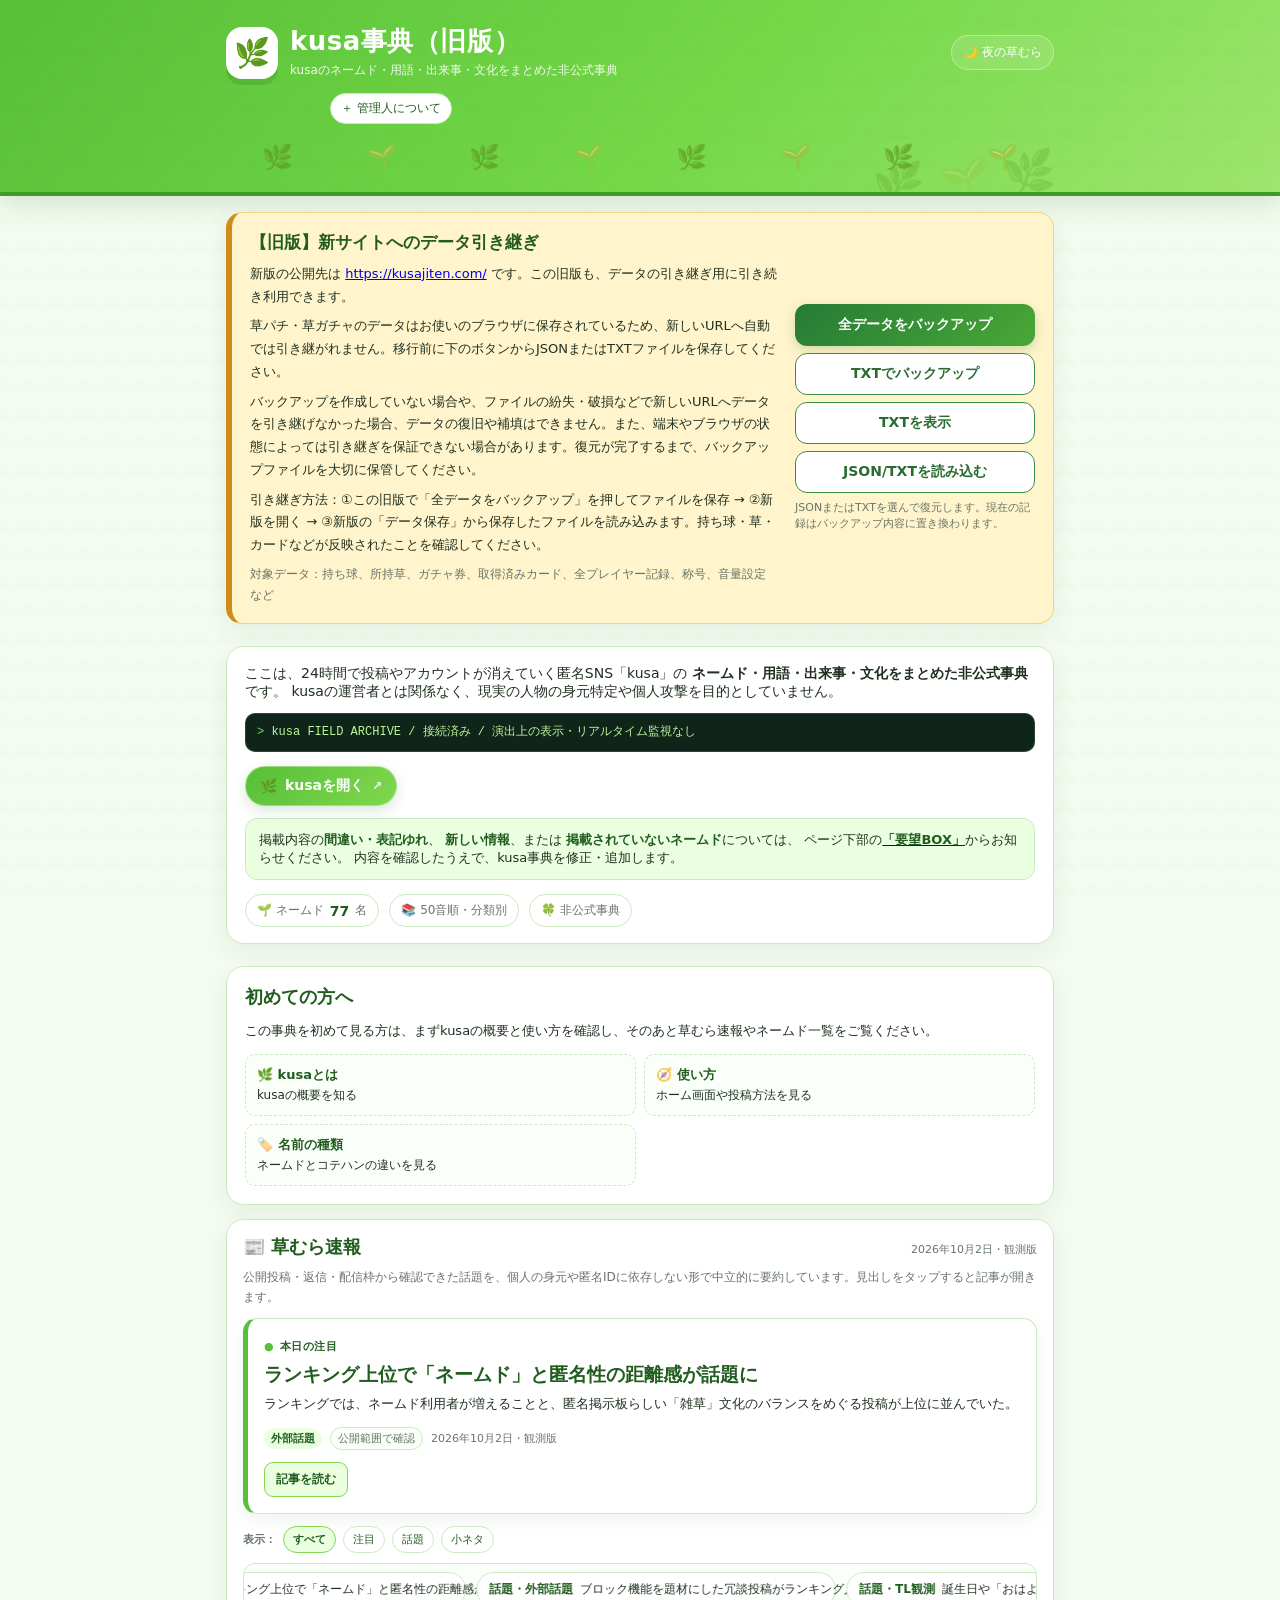
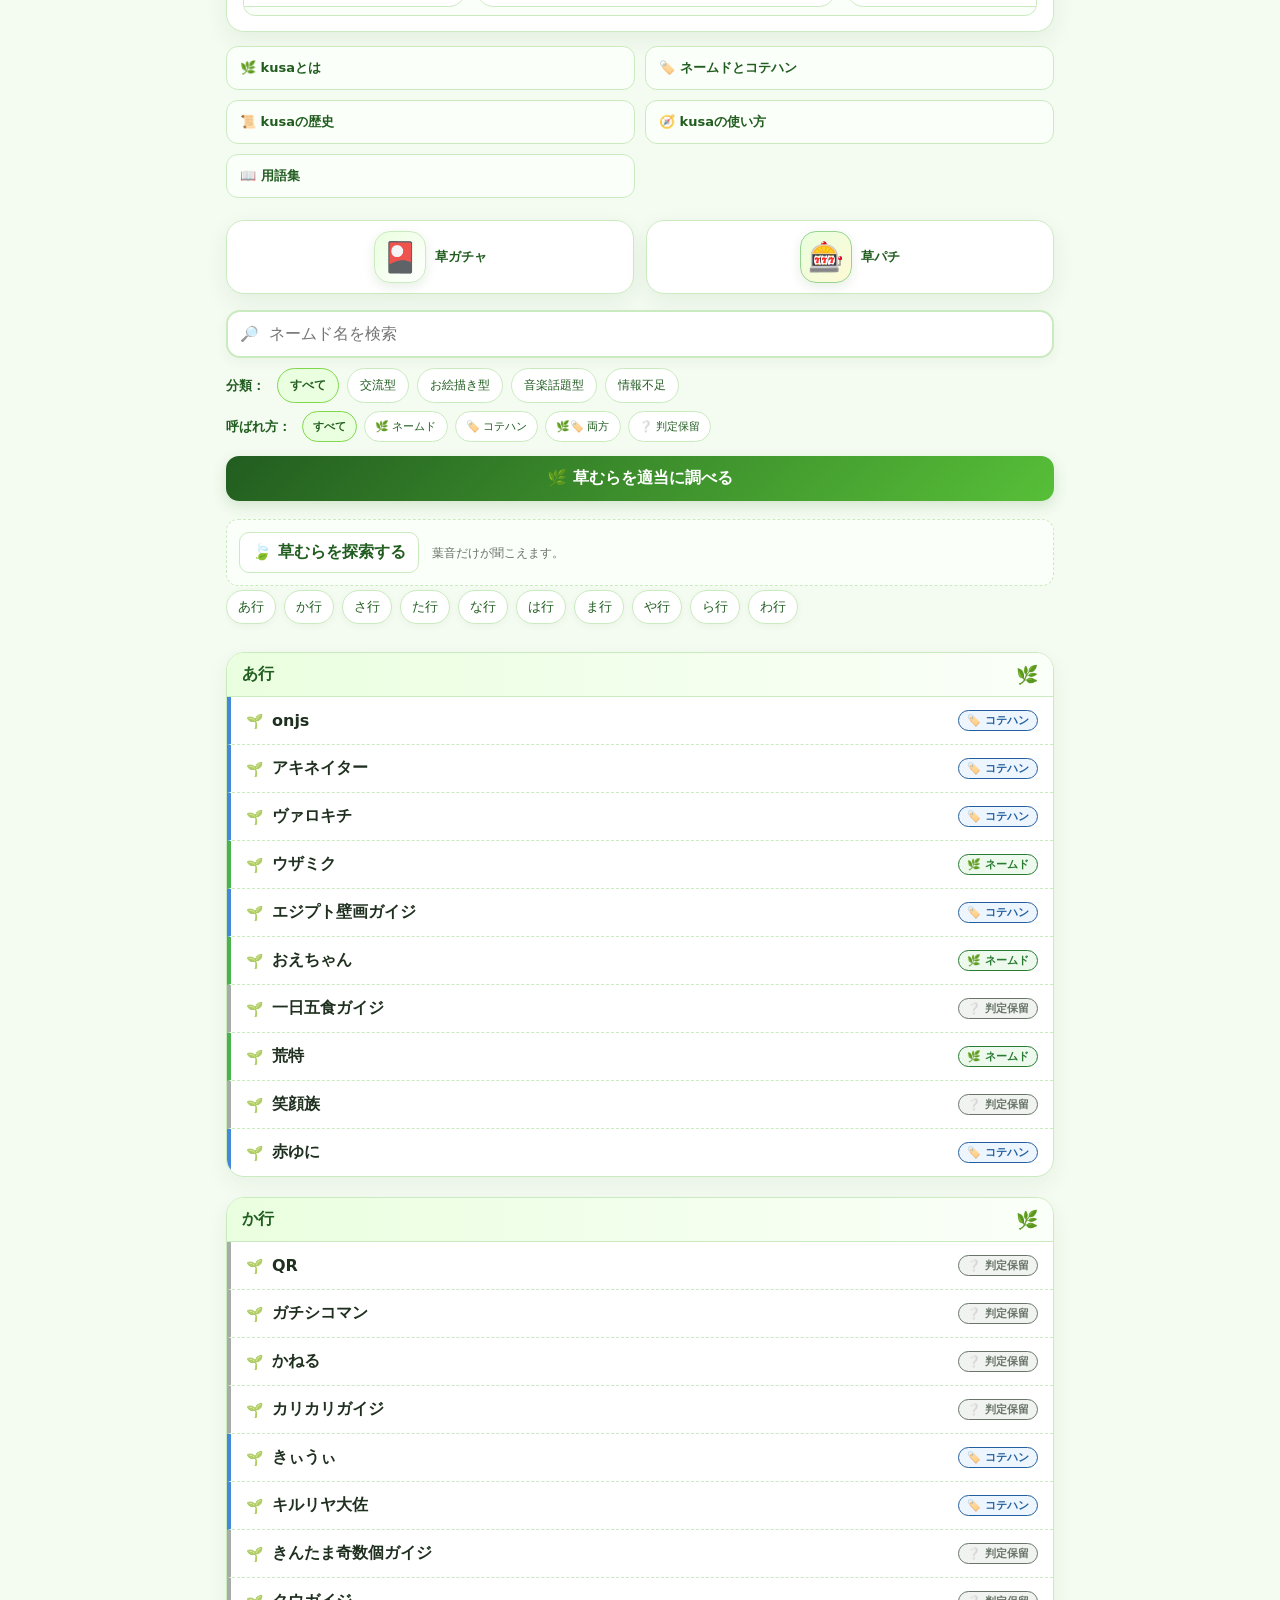
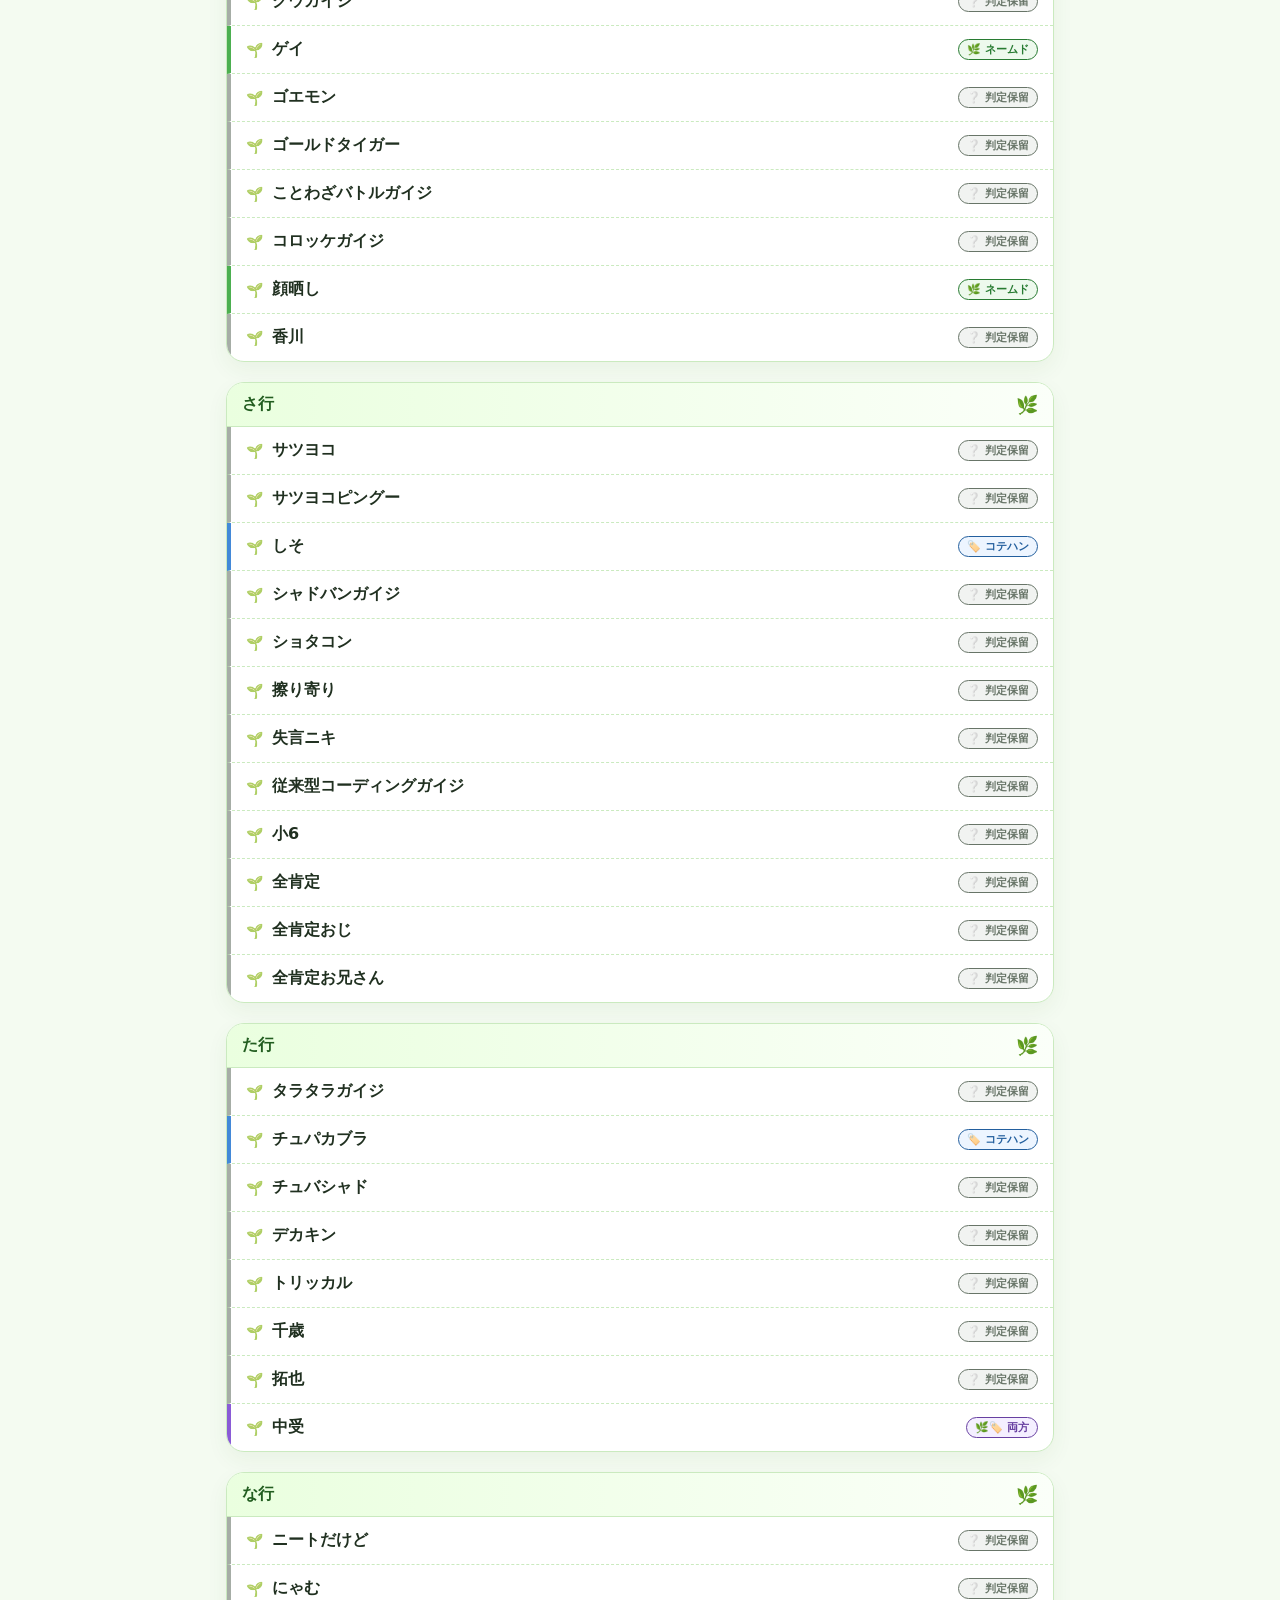
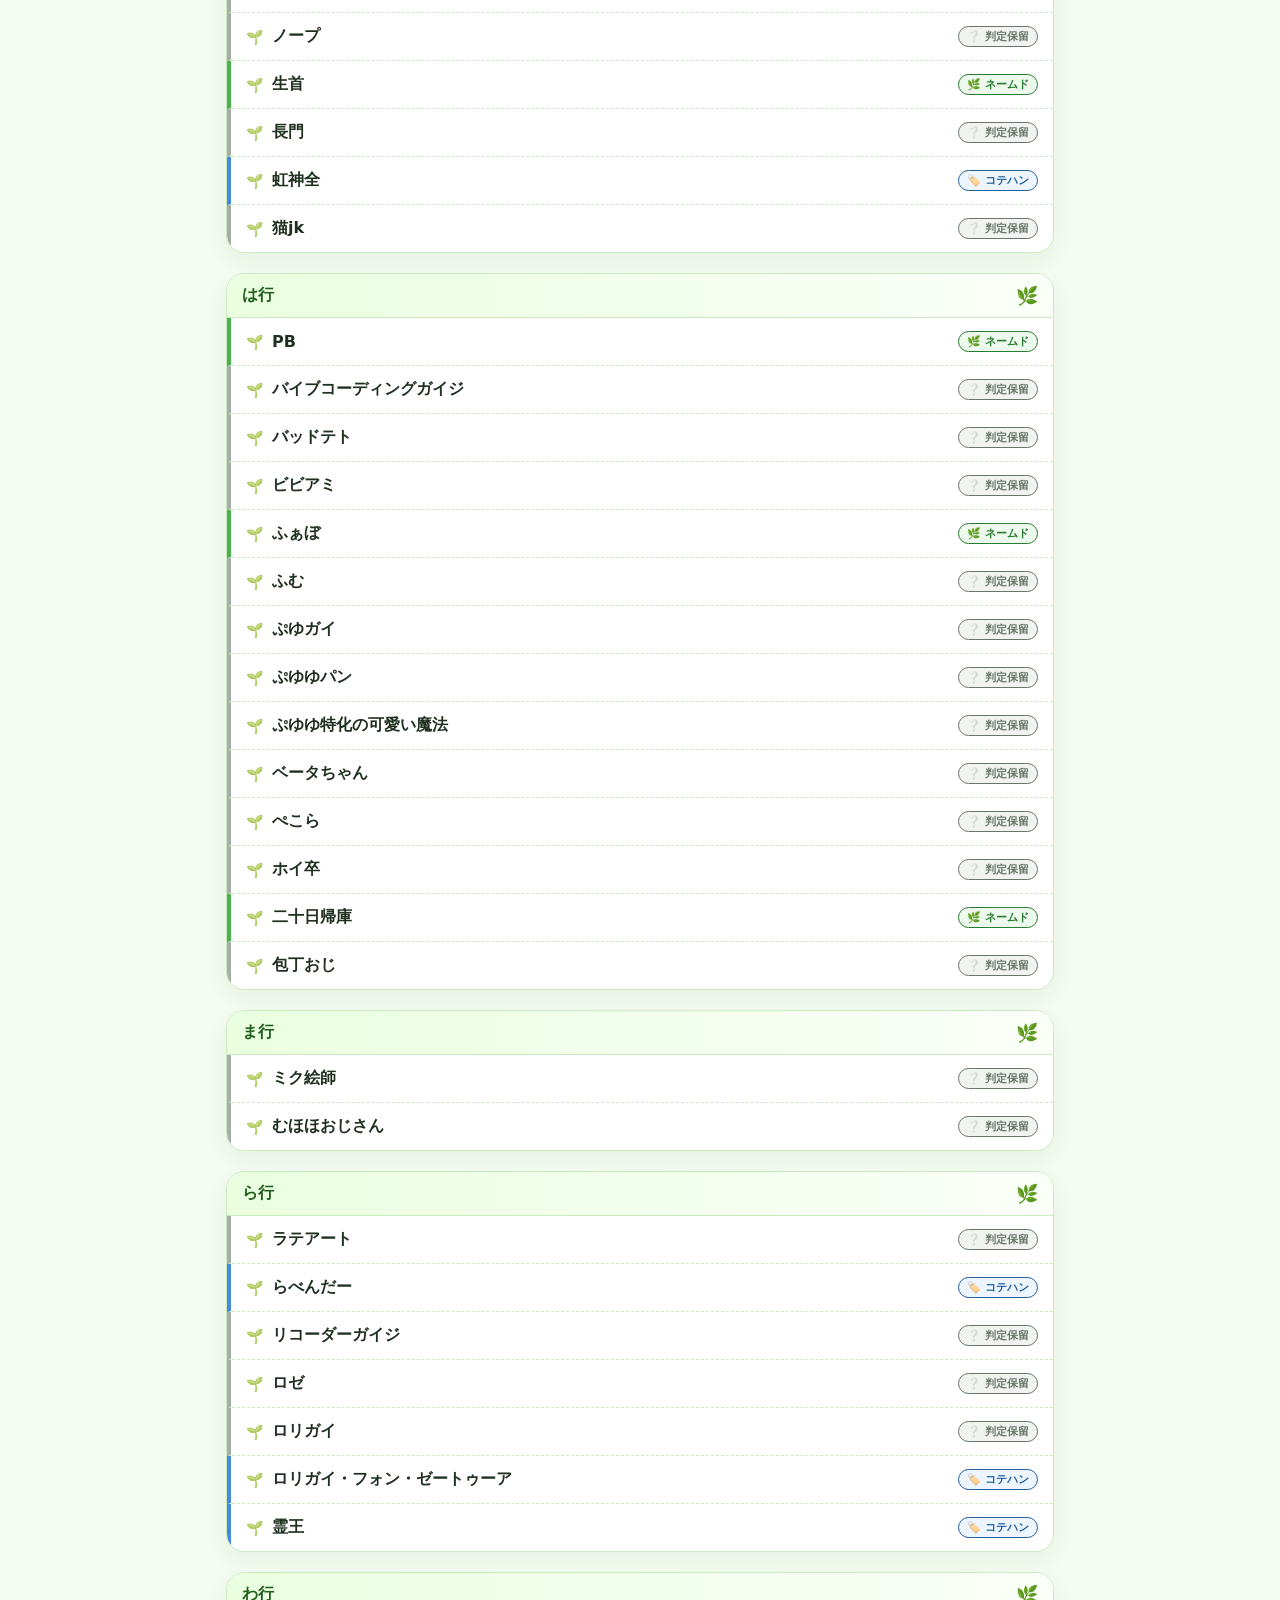
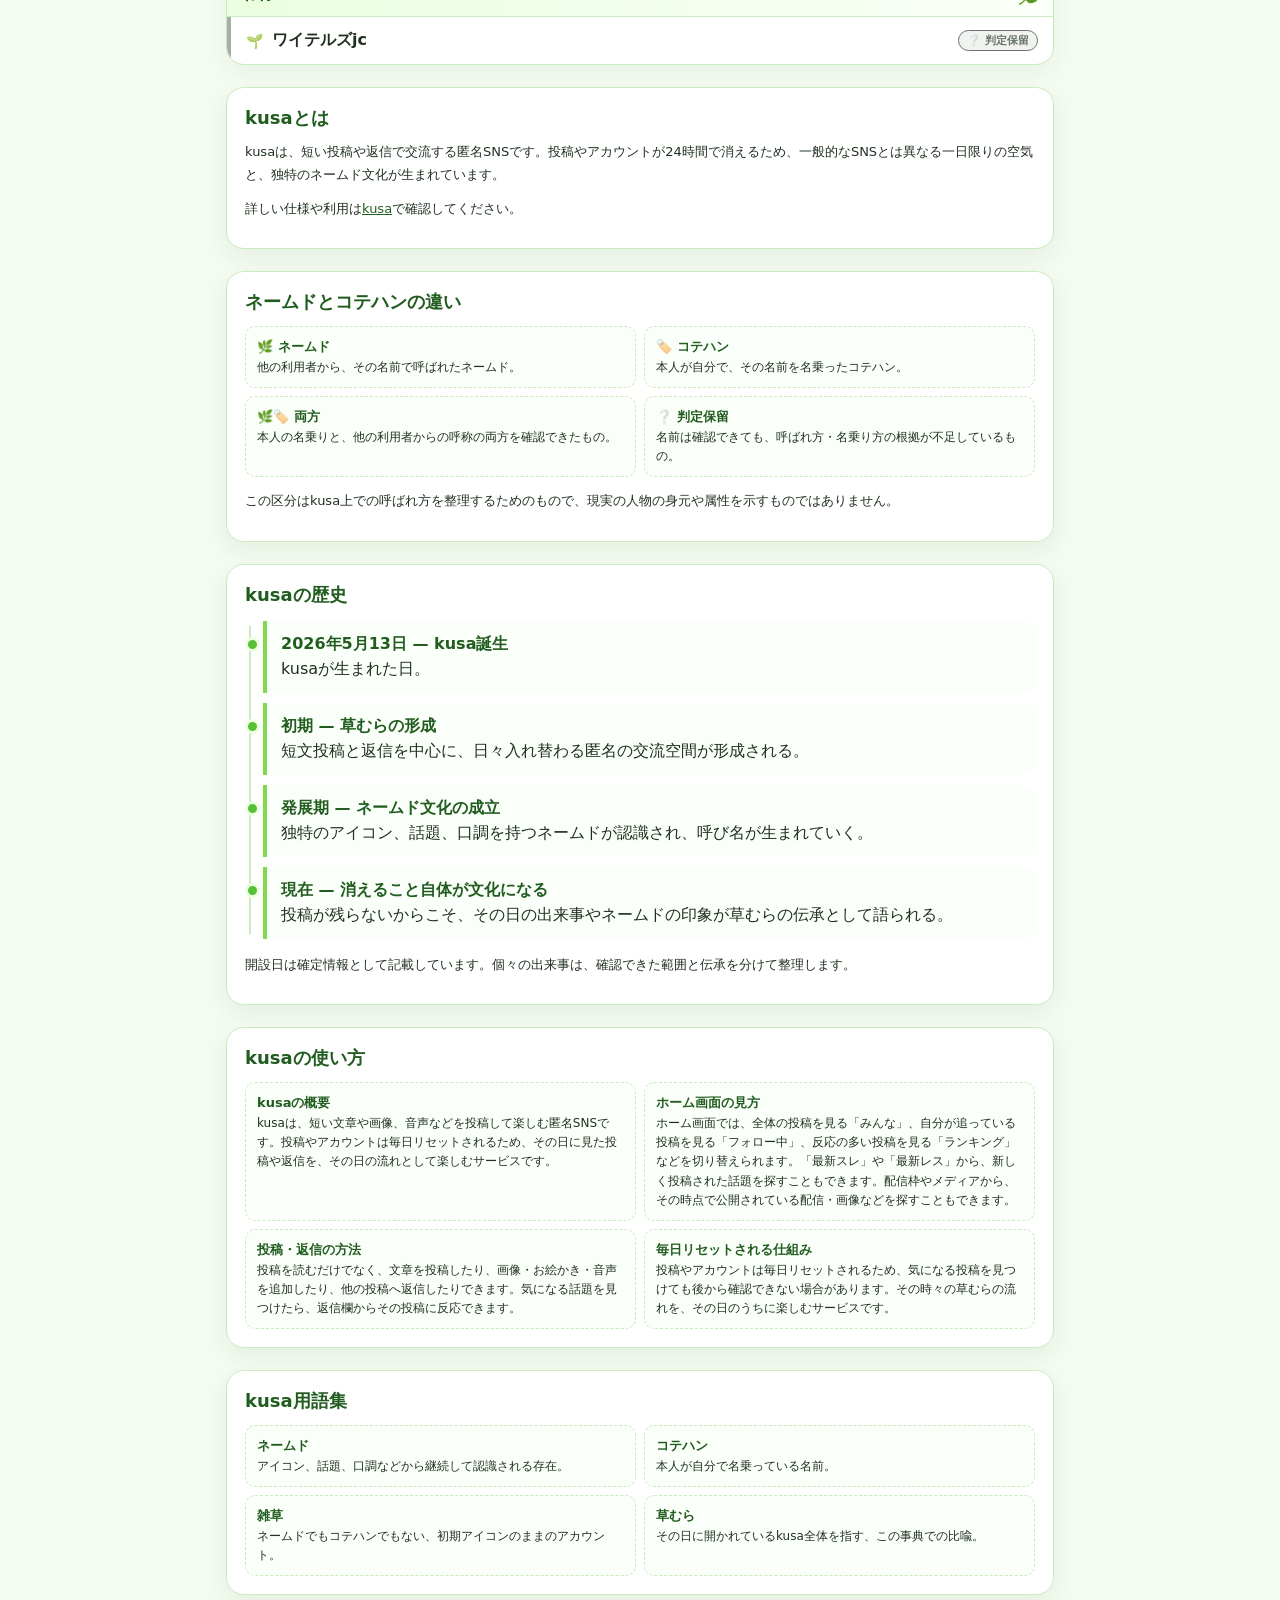
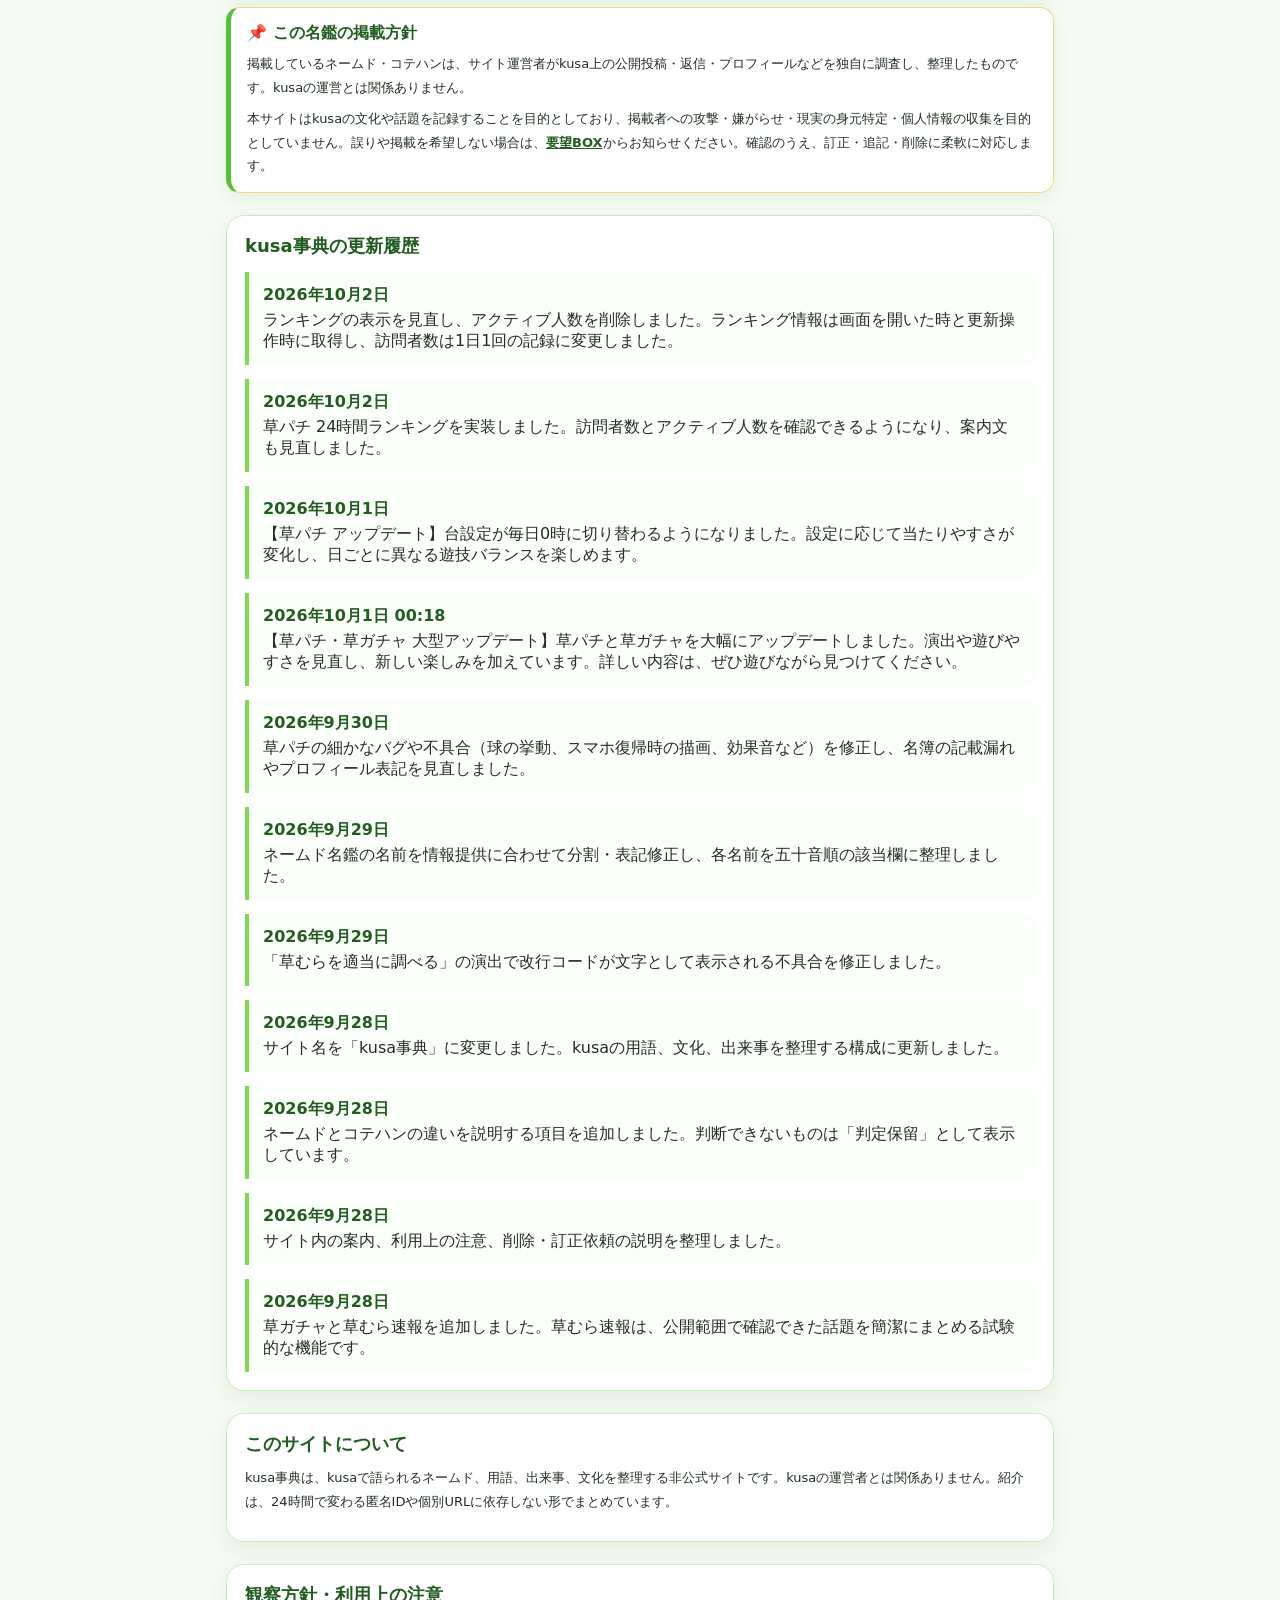
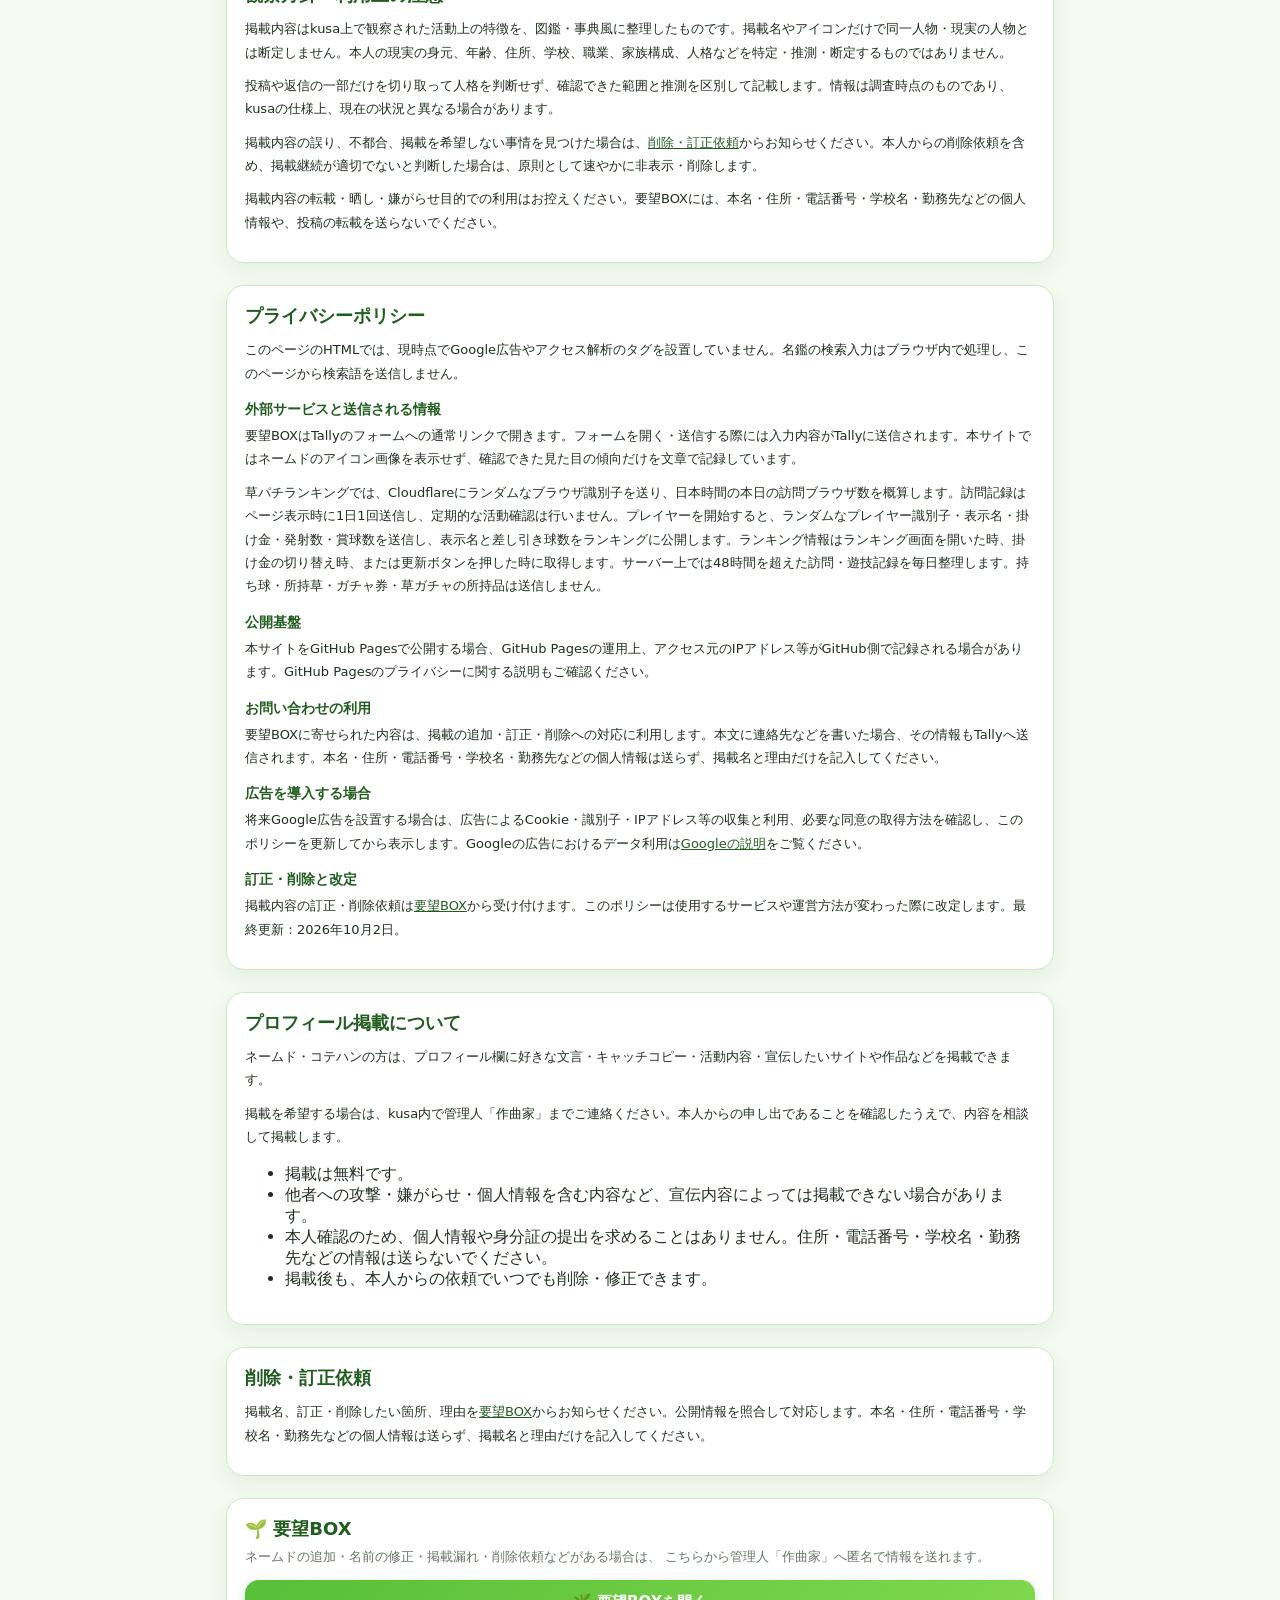
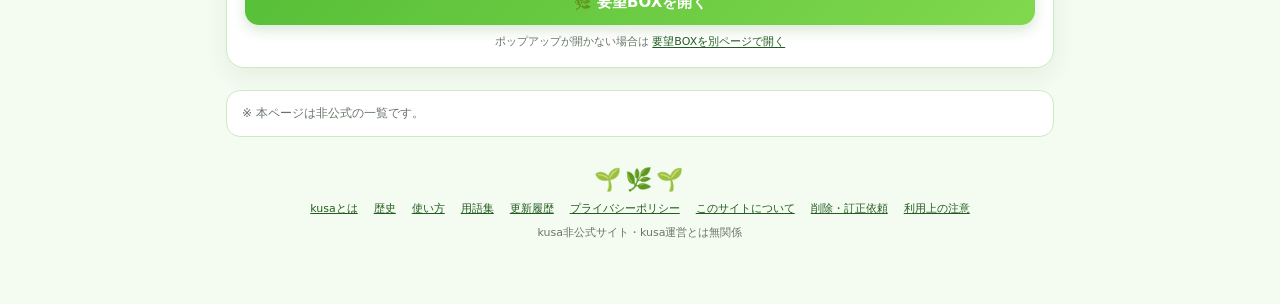
<file: kusa_named_directory_final.html>
<!doctype html>
<html lang="ja">
<head>
<meta charset="utf-8">
<meta name="viewport" content="width=device-width,initial-scale=1,viewport-fit=cover">
<meta name="theme-color" content="#62c83a">
<meta name="referrer" content="strict-origin-when-cross-origin">
<title>kusa事典（旧版）</title>
<link rel="stylesheet" href="kusa-pachi.css?v=20261002c">
<link rel="stylesheet" href="assets/gacha-frames/frames.css">
<style>
:root {
  --green:#57bf38;
  --green2:#80d84d;
  --green3:#eaffdf;
  --green4:#d7f7c8;
  --deep:#225d20;
  --ink:#203020;
  --muted:#687568;
  --paper:#f8fff6;
  --page:#f4fbf1;
  --panel:#ffffff;
  --panel-soft:#fbfff9;
  --line:#caeabf;
  --warn:#fff4cb;
  --warn-line:#efd67b;
  --shadow:rgba(50,100,40,.08);
  --pattern:rgba(87,191,56,.12);
  --hero-end:#9ee56f;
  --hero-border:#3f9c2a;
}
:root.night {
  --paper:#101b22;--page:#0b141a;--panel:#14242a;--panel-soft:#172b31;
  --ink:#e5f5df;--muted:#a9c2b1;--deep:#a9ed84;--line:#315b45;
  --green3:#19372d;--green4:#214b38;--warn:#3e3820;--warn-line:#806d29;
}

*{box-sizing:border-box}
html{scroll-behavior:smooth;color-scheme:light}
body{margin:0;background:var(--page);color:var(--ink);font-family:system-ui,-apple-system,"Segoe UI",sans-serif;overflow-x:hidden}
html.night{color-scheme:dark}
body::before{
  content:"";
  position:fixed;inset:0;pointer-events:none;opacity:.14;
  background-image:
    linear-gradient(45deg, var(--pattern) 25%, transparent 25%),
    linear-gradient(-45deg, var(--pattern) 25%, transparent 25%);
  background-size:28px 28px;
}
.wrap{max-width:860px;margin:0 auto;padding:0 16px 64px;position:relative}
.hero{
  background:linear-gradient(135deg,var(--green),#74d847 55%,var(--hero-end));
  color:white;
  border-bottom:4px solid var(--hero-border);
  box-shadow:0 8px 24px rgba(62,125,42,.18);
}
.night .hero{background:linear-gradient(135deg,#102e35,#193f3c 55%,#273b4f);border-bottom-color:#69c985}
.hero-inner{
  max-width:860px;margin:auto;padding:26px 16px 22px;position:relative;overflow:hidden;
}
.hero-inner::after{
  content:"🌿 🌱 🌿";
  position:absolute;right:14px;bottom:-12px;font-size:42px;opacity:.25;
  transform:rotate(-6deg);
}
.grass-field{height:34px;display:flex;align-items:flex-end;justify-content:space-around;overflow:hidden;margin-top:12px;opacity:.65}
.grass-field span{display:block;color:#d8ffb9;font-size:25px;line-height:1;transform-origin:bottom center;animation:grass-sway 3.4s ease-in-out infinite alternate}
.grass-field span:nth-child(2n){animation-delay:-1.2s;animation-duration:4.1s}
.grass-field span:nth-child(3n){animation-delay:-2.1s;animation-duration:2.8s}
@keyframes grass-sway{from{transform:rotate(-5deg) translateY(2px)}to{transform:rotate(6deg) translateY(-2px)}}
.logo{display:flex;align-items:center;gap:12px}
.logo-mark{
  width:52px;height:52px;border-radius:16px;background:white;color:var(--green);
  display:grid;place-items:center;font-size:29px;
  box-shadow:0 6px 0 rgba(50,119,31,.22);
}
.logo h1{margin:0;font-size:26px;line-height:1.2;letter-spacing:.02em}
.logo p{margin:5px 0 0;font-size:12px;opacity:.9}
.intro-card{
  margin-top:22px;background:var(--panel);
  border:1px solid var(--line);border-radius:18px;padding:18px 18px 16px;
  box-shadow:0 8px 24px var(--shadow);
}
.intro-card p{margin:0;color:var(--ink);font-size:14px}
.migration-notice{display:grid;grid-template-columns:minmax(0,1fr) auto;align-items:center;gap:18px;margin:16px auto 0;padding:17px 18px;max-width:860px;background:var(--warn);border:1px solid var(--warn-line);border-left:6px solid #d18b19;border-radius:16px;box-shadow:0 8px 24px var(--shadow)}
.migration-notice h2{margin:0 0 8px;color:var(--deep);font-size:17px;line-height:1.45}
.migration-notice p{margin:0;color:var(--ink);font-size:13px;line-height:1.75}
.migration-notice p+p{margin-top:7px}
.migration-notice .migration-data{color:var(--muted);font-size:12px}
.migration-action{display:grid;justify-items:stretch;gap:7px;min-width:190px;max-width:240px}
.migration-backup-button{border:0;border-radius:12px;padding:12px 15px;background:linear-gradient(135deg,#267b35,#49a837);color:#fff;font:inherit;font-size:14px;font-weight:900;cursor:pointer;box-shadow:0 4px 12px rgba(35,112,35,.2)}
.migration-backup-button:hover{filter:brightness(1.06)}
.migration-backup-button:focus-visible{outline:3px solid #235b22;outline-offset:3px}
.migration-restore-button{border:1px solid #3c8d43;border-radius:12px;padding:11px 14px;background:#fff;color:#286c31;font:inherit;font-size:14px;font-weight:850;cursor:pointer}
.migration-restore-button:hover{background:#f2faef}
.migration-restore-button:focus-visible{outline:3px solid #235b22;outline-offset:3px}
.migration-file-input{position:absolute;width:1px;height:1px;padding:0;margin:-1px;overflow:hidden;clip:rect(0,0,0,0);white-space:nowrap;border:0}
.migration-action-note,.migration-backup-status{font-size:11px!important;line-height:1.5!important;color:var(--muted)!important}
.migration-backup-status:empty{display:none}
.backup-preview-link{display:inline-block;margin-top:6px;padding:7px 10px;border:1px solid #3c8d43;border-radius:9px;background:#fff;color:#286c31!important;font-weight:800;text-decoration:none}
.backup-preview-link:focus-visible{outline:3px solid #235b22;outline-offset:2px}
.policy-banner{margin-top:12px;padding:15px 16px;background:var(--panel);border:1px solid var(--warn-line);border-left:5px solid var(--green);border-radius:14px;box-shadow:0 6px 18px var(--shadow)}
.policy-banner h2{margin:0 0 8px;color:var(--deep);font-size:16px}
.policy-banner p{margin:0;color:var(--ink);font-size:13px;line-height:1.8}
.policy-banner p+p{margin-top:8px}
.policy-banner a{color:var(--deep);font-weight:800}
.archive-console{margin-top:12px;padding:10px 12px;border-radius:10px;background:#10251a;color:#bdf69b;font:12px/1.6 ui-monospace,SFMono-Regular,Consolas,monospace;box-shadow:inset 0 0 0 1px rgba(180,255,150,.15)}
.archive-console::before{content:"> ";color:#7ee45d}
.theme-button{border:1px solid rgba(255,255,255,.35);border-radius:999px;background:rgba(255,255,255,.12);color:#fff;padding:8px 11px;font:inherit;font-size:12px;cursor:pointer}
.theme-button:hover{background:rgba(255,255,255,.22)}
.contact{
  margin-top:12px;padding:12px 13px;border-radius:12px;
  background:var(--green3);border:1px solid var(--line);
  color:var(--ink);font-size:13px;
}
.contact strong{color:var(--deep)}
.stats{
  display:flex;gap:10px;align-items:center;flex-wrap:wrap;margin-top:14px
}
.stat-pill{
  display:inline-flex;gap:6px;align-items:center;
  background:var(--panel);border:1px solid var(--line);border-radius:999px;
  padding:7px 11px;font-size:12px;color:var(--muted);
}
.stat-pill strong{color:var(--deep);font-size:14px}
.search-box{
  margin:16px 0 10px;position:relative;
}
.search-box::before{
  content:"🔎";position:absolute;left:14px;top:50%;transform:translateY(-50%);
  font-size:15px;opacity:.65;
}
.search-box input{
  width:100%;border:2px solid var(--line);background:var(--panel);color:var(--ink);
  border-radius:14px;padding:13px 14px 13px 41px;font-size:16px;outline:none;
  box-shadow:0 4px 12px rgba(60,120,40,.05);
}
.search-box input:focus{
  border-color:var(--green2);
  box-shadow:0 0 0 4px rgba(87,191,56,.12);
}
.kana-nav{
  display:flex;gap:8px;overflow-x:auto;padding:4px 0 8px;scrollbar-width:none
}
.kana-nav::-webkit-scrollbar{display:none}
.kana-nav a{
  flex:0 0 auto;text-decoration:none;color:var(--deep);background:var(--panel);
  border:1px solid var(--line);padding:7px 11px;border-radius:999px;font-size:13px;
  box-shadow:0 2px 7px rgba(70,120,50,.05);
}
.kana-nav a:hover{background:var(--green3);border-color:var(--green2)}
.section{
  margin-top:20px;background:var(--panel);
  border:1px solid var(--line);border-radius:18px;overflow:hidden;
  box-shadow:0 8px 22px rgba(50,100,40,.06);
}
.section-title{
  display:flex;align-items:center;justify-content:space-between;
  padding:11px 15px;background:linear-gradient(90deg,var(--green3),var(--panel-soft));
  color:var(--deep);font-weight:800;border-bottom:1px solid var(--line);
}
.mini-grass{font-size:18px}
.name-list{list-style:none;margin:0;padding:0}
.named-item{
  display:flex;align-items:center;gap:9px;
  padding:13px 15px;border-bottom:1px dashed var(--line);font-size:16px;
  transition:.15s ease;
}
.named-item:last-child{border-bottom:0}
.named-item:hover{background:var(--panel-soft);transform:translateX(2px)}
.leaf{font-size:14px;opacity:.78}
.name{word-break:break-word;flex:1;font-weight:600}
.note{
  margin-top:22px;padding:14px 15px;background:var(--panel);
  border:1px solid var(--line);border-radius:14px;color:var(--muted);font-size:12px
}
.footer-grass{font-size:22px;letter-spacing:4px;margin-bottom:6px}
footer{margin-top:30px;text-align:center;color:var(--muted);font-size:11px}
.empty{display:none;color:var(--muted);padding:30px 6px;text-align:center}
.named-item{cursor:pointer}
.named-item:focus-visible{outline:3px solid rgba(87,191,56,.35);outline-offset:-3px}
.named-item.type-named{border-left:4px solid #4caf50}
.named-item.type-handle{border-left:4px solid #4389d8}
.named-item.type-both{border-left:4px solid #8a5bd6}
.named-item.type-unknown{border-left:4px solid #a6ada6}
.type-badge{display:inline-flex;align-items:center;gap:3px;flex:0 0 auto;border-radius:999px;padding:4px 8px;font-size:11px;font-weight:800;line-height:1;border:1px solid currentColor;white-space:nowrap}
.type-badge.type-named{color:#287b32;background:#edf9ed}
.type-badge.type-handle{color:#235f9e;background:#edf5ff}
.type-badge.type-both{color:#6840a1;background:#f4efff}
.type-badge.type-unknown{color:#687568;background:#f1f3f1}
.detail-title-wrap{display:flex;align-items:center;gap:9px;flex-wrap:wrap}
.detail-type-badge{font-size:11px}
.detail-modal{position:fixed;inset:0;z-index:10;display:none;place-items:center;padding:18px;background:rgba(24,55,20,.42)}
.detail-modal.is-open{display:grid}
.detail-panel{width:min(620px,100%);max-height:min(760px,92vh);overflow:auto;background:var(--panel);border:1px solid var(--line);border-radius:20px;box-shadow:0 18px 55px rgba(20,65,18,.25)}
.detail-panel.is-revealing{animation:card-reveal .45s cubic-bezier(.2,.8,.2,1) both}
@keyframes card-reveal{from{opacity:0;transform:perspective(900px) rotateX(-10deg) translateY(18px) scale(.97)}to{opacity:1;transform:perspective(900px) rotateX(0) translateY(0) scale(1)}}
.detail-head{display:flex;align-items:center;justify-content:space-between;gap:12px;padding:16px 18px;background:linear-gradient(90deg,var(--green3),var(--panel-soft));border-bottom:1px solid var(--line)}
.detail-head h2{margin:0;color:var(--deep);font-size:21px}
.detail-close{border:0;background:transparent;color:var(--deep);font-size:24px;line-height:1;cursor:pointer;padding:4px 7px;border-radius:9px}
.detail-close:hover{background:var(--green4)}
.detail-body{padding:18px;color:var(--ink)}
.detail-label{margin:0 0 7px;color:var(--deep);font-weight:800;font-size:13px}
.detail-text{margin:0 0 18px;white-space:pre-wrap;line-height:1.75;color:var(--muted)}
.info-card{margin-top:22px;padding:18px;background:var(--panel);border:1px solid var(--line);border-radius:18px;box-shadow:0 8px 22px var(--shadow)}
.info-card h2{margin:0 0 10px;color:var(--deep);font-size:18px}
.info-card h3{margin:16px 0 5px;color:var(--deep);font-size:14px}
.info-card p{margin:0 0 10px;color:var(--ink);font-size:13px;line-height:1.8}
.info-card a,.detail-body a{color:var(--deep);overflow-wrap:anywhere}
.footer-links{display:flex;justify-content:center;gap:8px 16px;flex-wrap:wrap;margin:9px 0}
.footer-links a{color:var(--deep)}
.site-map{display:grid;grid-template-columns:repeat(2,minmax(0,1fr));gap:10px;margin-top:14px}
.site-map a{display:block;padding:12px 13px;border:1px solid var(--line);border-radius:12px;background:var(--panel-soft);color:var(--deep);text-decoration:none;font-weight:700;font-size:13px}
.site-map a:hover{background:var(--green3);border-color:var(--green2)}
.era{margin:14px 0 0;padding:13px 14px;border-left:4px solid var(--green2);background:var(--panel-soft);border-radius:0 12px 12px 0}
.era strong{display:block;color:var(--deep);margin-bottom:4px}
.term-grid{display:grid;grid-template-columns:repeat(2,minmax(0,1fr));gap:8px;margin-top:12px}
.term-grid div{padding:10px 11px;border:1px dashed var(--line);border-radius:10px;background:var(--panel-soft);font-size:12px;line-height:1.6}
.term-grid a{display:block;padding:10px 11px;border:1px dashed var(--line);border-radius:10px;background:var(--panel-soft);color:var(--ink);font-size:12px;line-height:1.6;text-decoration:none}
.term-grid a:hover{background:var(--green3);border-color:var(--green2)}
.term-grid strong{display:block;color:var(--deep);font-size:13px}
.filter-bar{display:flex;gap:8px;align-items:center;flex-wrap:wrap;margin:10px 0 4px}
.type-filter-bar{display:flex;gap:7px;align-items:center;flex-wrap:wrap;margin:8px 0 4px}
.type-filter-bar .filter-button{font-size:11px;padding:7px 10px}
.filter-button{border:1px solid var(--line);background:var(--panel);color:var(--deep);border-radius:999px;padding:8px 12px;font:inherit;font-size:12px;cursor:pointer}
.filter-button:hover,.filter-button.is-active{background:var(--green3);border-color:var(--green2);font-weight:800}
.random-button{margin:10px 0 4px;width:100%;border:0;border-radius:13px;padding:12px 14px;font:inherit;font-weight:800;color:#fff;background:linear-gradient(135deg,var(--deep),var(--green));cursor:pointer;box-shadow:0 5px 14px rgba(61,135,42,.18)}
.random-button:hover{filter:brightness(1.06);transform:translateY(-1px)}
.history-track{position:relative;margin-top:14px;padding-left:18px}
.history-track::before{content:"";position:absolute;left:4px;top:5px;bottom:5px;width:2px;background:var(--line)}
.history-track .era{position:relative;margin-top:10px}
.history-track .era::before{content:"";position:absolute;left:-22px;top:16px;width:9px;height:9px;border-radius:50%;background:var(--green);border:3px solid var(--green3)}
.scroll-reveal{opacity:0;transform:translateY(14px);transition:opacity .45s ease,transform .45s ease}
.scroll-reveal.is-visible{opacity:1;transform:none}
.explore-box{margin-top:14px;padding:12px;border:1px dashed var(--line);border-radius:12px;background:var(--panel-soft)}
.explore-button{border:1px solid var(--line);border-radius:10px;background:var(--panel);color:var(--deep);padding:9px 12px;font:inherit;font-weight:800;cursor:pointer}
.explore-button:hover{background:var(--green3)}
.explore-message{display:inline-block;margin-left:8px;color:var(--muted);font-size:12px}
.gacha-card{margin-top:22px;padding:18px;background:var(--panel);border:1px solid var(--line);border-radius:18px;box-shadow:0 8px 22px var(--shadow)}
.gacha-card.is-collapsed{display:flex;align-items:center;justify-content:center;padding:10px}
.gacha-toggle{display:inline-grid;place-items:center;width:52px;height:52px;border:1px solid var(--line);border-radius:16px;background:linear-gradient(135deg,var(--green3),var(--panel));font-size:29px;cursor:pointer;box-shadow:0 4px 12px rgba(60,120,40,.12);transition:transform .15s ease,box-shadow .15s ease}
.gacha-toggle:hover{transform:translateY(-2px);box-shadow:0 7px 16px rgba(60,120,40,.18)}
.gacha-toggle:focus-visible{outline:3px solid rgba(87,191,56,.3);outline-offset:3px}
.gacha-toggle-label{margin-left:9px;color:var(--deep);font-size:13px;font-weight:800}
.gacha-panel{width:100%}
.gacha-close{float:right;border:0;background:transparent;color:var(--deep);font-size:22px;line-height:1;cursor:pointer;padding:2px 6px;border-radius:8px}
.gacha-close:hover{background:var(--green4)}
.gacha-card h2{margin:0 0 6px;color:var(--deep);font-size:18px}
.gacha-card p{margin:0;color:var(--muted);font-size:13px;line-height:1.7}
.gacha-button{width:100%;margin-top:13px;border:0;border-radius:14px;padding:13px 16px;font:inherit;font-weight:800;font-size:15px;color:#fff;background:linear-gradient(135deg,#2c8b4d,#75c94a);cursor:pointer;box-shadow:0 5px 14px rgba(61,135,42,.18);transition:transform .15s ease,filter .15s ease,opacity .15s ease}
.gacha-button:hover:not(:disabled){transform:translateY(-1px);filter:brightness(1.04)}
.gacha-button:disabled{cursor:not-allowed;opacity:.55;box-shadow:none}
.gacha-timer{display:block;margin-top:9px;text-align:center;color:var(--muted);font-size:12px}
.gacha-result{margin-top:14px;min-height:20px}
.gacha-result:empty{display:none}
.gacha-result-card{position:relative;padding:17px 16px;border:2px solid var(--line);border-radius:16px;background:var(--panel-soft);overflow:hidden}
.gacha-result-card.is-revealing{animation:gacha-reveal .5s cubic-bezier(.2,.8,.2,1) both}
@keyframes gacha-reveal{from{opacity:0;transform:scale(.94) rotate(-1deg)}to{opacity:1;transform:none}}
.gacha-result-card::after{content:"";position:absolute;inset:-40%;background:linear-gradient(115deg,transparent 42%,rgba(255,255,255,.45) 50%,transparent 58%);transform:translateX(-55%) rotate(8deg);animation:card-shine 1.1s ease-out both;pointer-events:none}
@keyframes card-shine{to{transform:translateX(55%) rotate(8deg)}}
.gacha-result-card.rarity-N{border-color:#b8d5b1}
.gacha-result-card.rarity-R{border-color:#77a9df}
.gacha-result-card.rarity-SR{border-color:#a682d7;box-shadow:0 0 0 3px rgba(138,91,214,.08)}
.gacha-result-card.rarity-SSR{border-color:#d9ae3c;box-shadow:0 0 0 3px rgba(217,174,60,.12)}
.gacha-result-card.rarity-UR{border-color:#c36bc5;box-shadow:0 0 0 3px rgba(195,107,197,.14)}
.gacha-result-card.rarity-GODR{border-color:#e5a51f;box-shadow:0 0 0 4px rgba(229,165,31,.2),0 0 24px rgba(255,207,77,.24);background:linear-gradient(135deg,#fff8d9,#fff1b8)}
.gacha-god-overlay{position:fixed;inset:0;z-index:80;display:grid;place-items:center;overflow:hidden;background:radial-gradient(circle at center,rgba(255,248,205,.98) 0%,rgba(255,208,61,.94) 28%,rgba(111,55,0,.97) 100%);color:#fffdf1;text-align:center;opacity:0;pointer-events:none;transition:opacity .25s ease}
.gacha-god-overlay.is-open{opacity:1;pointer-events:auto}
.gacha-god-overlay.is-puyuyu{background:radial-gradient(circle at center,#fffde0 0%,#ffe96b 27%,#ffc629 55%,#7c4800 100%);color:#fffef1}
.gacha-god-overlay.is-puyuyu::after{border-color:rgba(255,255,190,.95);box-shadow:0 0 0 20px rgba(255,236,100,.28),0 0 90px 28px rgba(255,238,125,.72)}
.gacha-god-overlay.is-puyuyu .gacha-god-title{color:#fff27a;text-shadow:0 4px 0 #a56300,0 0 22px #fff4a5,0 0 52px #ffe84e}
.gacha-god-overlay.is-puyuyu .gacha-god-emoji{filter:drop-shadow(0 0 26px #fff18c) drop-shadow(0 8px 16px rgba(104,50,0,.38))}
.gacha-god-overlay::before{content:"";position:absolute;inset:-35%;background:conic-gradient(from 0deg,transparent 0 8%,rgba(255,255,255,.72) 10%,transparent 13% 25%,rgba(255,245,170,.65) 28%,transparent 32% 45%,rgba(255,255,255,.55) 48%,transparent 52% 70%,rgba(255,236,125,.7) 74%,transparent 78%);animation:god-rays 3s linear infinite}
.gacha-god-overlay::after{content:"";position:absolute;inset:12%;border:2px solid rgba(255,255,220,.72);border-radius:50%;box-shadow:0 0 0 18px rgba(255,239,137,.16),0 0 70px 20px rgba(255,255,220,.45);animation:god-pulse 1.1s ease-in-out infinite alternate}
.gacha-god-copy{position:relative;z-index:2;padding:28px 22px;text-shadow:0 3px 0 rgba(105,57,0,.38),0 0 24px rgba(255,255,220,.9);animation:god-arrival .8s cubic-bezier(.2,.85,.25,1) both}
.gacha-god-eyebrow{margin:0 0 12px;font-size:clamp(14px,4vw,22px);font-weight:900;letter-spacing:.18em}
.gacha-god-emoji{margin:0;font-size:clamp(74px,24vw,170px);line-height:1;filter:drop-shadow(0 8px 16px rgba(104,50,0,.38))}
.gacha-god-title{margin:18px 0 6px;font-size:clamp(36px,12vw,86px);font-weight:1000;letter-spacing:.08em}
.gacha-god-subtitle{margin:0;font-size:clamp(16px,4.5vw,28px);font-weight:900}
.gacha-god-hint{margin:24px 0 0;font-size:12px;opacity:.86}
.gacha-god-particle{position:absolute;top:-12vh;z-index:3;font-size:clamp(22px,7vw,48px);animation:god-fall var(--fall-duration) linear var(--fall-delay) both;filter:drop-shadow(0 4px 4px rgba(77,40,0,.3));user-select:none}
.gacha-omega-overlay{position:fixed;inset:0;z-index:90;display:grid;place-items:center;overflow:hidden;background:radial-gradient(circle at 50% 45%,#15345c 0%,#07162c 35%,#01040d 78%);color:#f4ffff;text-align:center;opacity:0;pointer-events:none;transition:opacity .5s ease}
.gacha-omega-overlay.is-open{opacity:1;pointer-events:auto}
.gacha-omega-overlay::before{content:"";position:absolute;inset:-40%;background:conic-gradient(from 20deg,transparent 0 8%,rgba(115,203,255,.27) 14%,transparent 21% 34%,rgba(118,255,217,.23) 39%,transparent 48% 60%,rgba(235,247,255,.31) 68%,transparent 76% 100%);animation:omega-orbit 15s linear infinite}
.gacha-omega-overlay::after{content:"";position:absolute;width:min(90vmin,760px);aspect-ratio:1;border:2px solid rgba(160,248,237,.5);border-radius:50%;box-shadow:0 0 0 16px rgba(52,110,178,.12),0 0 95px 24px rgba(107,190,255,.38),inset 0 0 60px rgba(109,255,224,.19);animation:omega-wave 2.3s ease-in-out infinite alternate}
.gacha-omega-copy{position:relative;z-index:2;box-sizing:border-box;width:min(560px,calc(100vw - 36px),82vh);aspect-ratio:1;display:flex;flex-direction:column;align-items:center;justify-content:center;padding:clamp(48px,9vw,72px);color:#f5ffff;text-shadow:0 2px 9px #000,0 0 20px #5bdcff;animation:omega-arrival 1.25s cubic-bezier(.17,.8,.22,1) both}
.gacha-omega-copy .gacha-omega-sigil{font-size:clamp(24px,4vw,37px)}
.gacha-omega-eyebrow{margin:0 0 6px;font-size:clamp(11px,2.2vw,16px);font-weight:900;letter-spacing:.2em;color:#9bffdf}
.gacha-omega-emoji{margin:7px 0 0;font-size:clamp(52px,14vw,112px);line-height:1.1;filter:drop-shadow(0 0 25px #6ef7e6)}
.gacha-omega-title{margin:8px 0 4px;font-size:clamp(25px,7vw,58px);line-height:1.15;font-weight:1000;color:#f5ffff}
.gacha-omega-subtitle{margin:0;font-size:clamp(13px,3vw,22px);font-weight:900;color:#9bffdf}
.gacha-omega-hint{margin:12px 0 0;font-size:clamp(10px,2vw,13px);color:#e2f8ff}
.gacha-omega-particle{position:absolute;top:-15vh;z-index:3;font-size:clamp(20px,5vw,43px);user-select:none;pointer-events:none;filter:drop-shadow(0 0 8px #80d7ff);animation:omega-fall var(--fall-duration) linear var(--fall-delay) both}
.gacha-omega-close{position:absolute;z-index:5;top:16px;right:18px;border:1px solid rgba(213,255,252,.7);border-radius:999px;padding:6px 12px;background:rgba(0,17,34,.75);color:#fff;font:inherit;font-weight:800;cursor:pointer}
@keyframes omega-orbit{to{transform:rotate(360deg)}}
@keyframes omega-wave{to{transform:scale(1.13);opacity:.48}}
@keyframes omega-arrival{from{opacity:0;transform:scale(.25) rotate(-8deg)}50%{opacity:1}to{opacity:1;transform:scale(1) rotate(0)}}
@keyframes omega-fall{from{transform:translate3d(0,-15vh,0) rotate(0);opacity:0}12%{opacity:1}to{transform:translate3d(var(--fall-drift),125vh,0) rotate(540deg);opacity:.88}}
@keyframes god-rays{to{transform:rotate(360deg)}}
@keyframes god-pulse{to{transform:scale(1.08);opacity:.6}}
@keyframes god-arrival{from{opacity:0;transform:scale(.55) translateY(24px)}to{opacity:1;transform:none}}
@keyframes god-fall{from{transform:translate3d(0,-12vh,0) rotate(0deg);opacity:0}12%{opacity:1}to{transform:translate3d(var(--fall-drift),120vh,0) rotate(360deg);opacity:.92}}
@media (prefers-reduced-motion:reduce){
  .gacha-god-overlay{transition:none}
  .gacha-god-overlay::before,.gacha-god-overlay::after,.gacha-god-copy,.gacha-god-particle{animation:none}
  .gacha-god-overlay::before{opacity:.35}
  .gacha-god-particle{top:12%;opacity:.8}
  .gacha-omega-overlay{transition:none}
  .gacha-omega-overlay::before,.gacha-omega-overlay::after,.gacha-omega-copy,.gacha-omega-particle{animation:none}
  .gacha-omega-particle{top:12%;opacity:.7}
}
.gacha-rarity{display:inline-flex;padding:4px 8px;border-radius:999px;font-size:11px;font-weight:900;background:var(--green3);color:var(--deep)}
.rarity-R .gacha-rarity{background:#eaf3ff;color:#235f9e}.rarity-SR .gacha-rarity{background:#f2ebff;color:#6840a1}.rarity-SSR .gacha-rarity{background:#fff5d7;color:#8b6500}.rarity-UR .gacha-rarity{background:linear-gradient(90deg,#e9f8ff,#fff1ff);color:#85458c}.rarity-GODR .gacha-rarity{background:#ffe28a;color:#7c4d00}
.gacha-kind{margin-left:6px;color:var(--muted);font-size:11px}
.gacha-card-title{margin:11px 0 5px;color:var(--deep);font-size:20px;font-weight:900}
.gacha-card-text{margin:0;color:var(--ink);font-size:13px;line-height:1.75}
.gacha-duplicate{margin-top:9px;color:var(--muted);font-size:11px}
.gacha-book{margin-top:16px;padding-top:14px;border-top:1px dashed var(--line)}
.gacha-book-head{display:flex;justify-content:space-between;gap:10px;align-items:baseline;color:var(--deep);font-weight:800;font-size:14px}
.gacha-book-count{color:var(--muted);font-size:11px;font-weight:400}
.gacha-book-grid{display:grid;grid-template-columns:repeat(4,minmax(0,1fr));gap:20px;margin:16px 8px}
.gacha-book-rarity-heading{grid-column:1/-1;margin:8px 0 -6px;padding:0 0 5px;border-bottom:1px dashed var(--line);color:var(--deep);font-size:12px;font-weight:800}
.gacha-book-rarity-heading:first-child{margin-top:0}
.gacha-book-item{width:100%;min-height:70px;padding:8px 6px;border:1px solid var(--line);border-radius:10px;background:var(--panel-soft);color:var(--muted);font:inherit;font-size:11px;text-align:center;cursor:pointer;transition:background-color .15s ease,border-color .15s ease,transform .15s ease}
.gacha-book-item.is-owned{color:var(--deep);font-weight:700}
.gacha-book-item.is-owned:hover{background-color:var(--green3);border-color:var(--green2);transform:translateY(-1px)}
.gacha-book-item.is-owned:focus-visible{outline:3px solid rgba(87,191,56,.28);outline-offset:2px}
.gacha-book-item:disabled{cursor:default}
.gacha-book-emoji{display:block;font-size:20px;line-height:1.2;margin-bottom:4px}
.gacha-book-name{display:block;overflow:hidden;text-overflow:ellipsis;white-space:nowrap}
.gacha-book-item.is-locked{filter:grayscale(1);opacity:.65}
.encounter-overlay{position:fixed;inset:0;z-index:20;display:none;place-items:center;background:rgba(8,28,14,.78);color:#d8ffbd;text-align:center}
.encounter-overlay.is-open{display:grid}
.encounter-copy{font:700 18px/1.8 ui-monospace,SFMono-Regular,Consolas,monospace;white-space:pre-line;text-shadow:0 0 16px rgba(180,255,140,.45)}
.encounter-copy::after{content:"_";animation:blink 1s steps(2,end) infinite}
@keyframes blink{50%{opacity:0}}

body,
.intro-card,
.contact,
.stat-pill,
.search-box input,
.kana-nav a,
.section,
.section-title,
.named-item,
.note {
  transition:background-color .22s ease,color .22s ease,border-color .22s ease,box-shadow .22s ease;
}

.hero-top {
  display:flex;
  align-items:center;
  justify-content:space-between;
  gap:14px;
}

.kusa-link-wrap {
  margin-top:14px;
}

.kusa-link {
  display:inline-flex;
  align-items:center;
  gap:8px;
  text-decoration:none;
  font-weight:800;
  font-size:14px;
  color:#fff;
  background:linear-gradient(135deg,var(--green),var(--green2));
  border:1px solid rgba(255,255,255,.35);
  border-radius:999px;
  padding:10px 14px;
  box-shadow:0 5px 14px rgba(61,135,42,.18);
  transition:transform .15s ease,box-shadow .15s ease,filter .15s ease;
}
.kusa-link:hover {
  transform:translateY(-1px);
  box-shadow:0 7px 18px rgba(61,135,42,.24);
  filter:brightness(1.03);
}
.kusa-link:active {
  transform:translateY(0);
}
.kusa-link:focus-visible {
  outline:3px solid rgba(87,191,56,.25);
  outline-offset:3px;
}
.kusa-link .external {
  font-size:12px;
  opacity:.9;
}

.request-box {
  margin-top:22px;
  padding:18px;
  background:var(--panel);
  border:1px solid var(--line);
  border-radius:18px;
  box-shadow:0 8px 22px var(--shadow);
}
.request-box h2 {
  margin:0 0 7px;
  font-size:18px;
  color:var(--deep);
}
.request-box p {
  margin:0;
  color:var(--muted);
  font-size:13px;
}
.request-button {
  display:block;
  width:100%;
  margin-top:14px;
  border:0;
  border-radius:14px;
  padding:13px 16px;
  font:inherit;
  font-weight:800;
  font-size:15px;
  color:#fff;
  text-align:center;
  text-decoration:none;
  background:linear-gradient(135deg,var(--green),var(--green2));
  box-shadow:0 5px 14px rgba(61,135,42,.20);
  cursor:pointer;
  transition:transform .15s ease, filter .15s ease, box-shadow .15s ease;
}
.request-button:hover {
  transform:translateY(-1px);
  filter:brightness(1.03);
  box-shadow:0 7px 18px rgba(61,135,42,.25);
}
.request-button:active {
  transform:translateY(0);
}
.request-button:focus-visible {
  outline:3px solid rgba(87,191,56,.25);
  outline-offset:3px;
}
.request-sub {
  display:block;
  margin-top:9px;
  text-align:center;
  font-size:11px;
  color:var(--muted);
}
.request-fallback {
  color:var(--deep);
  text-decoration:underline;
  text-underline-offset:2px;
}
.admin-details{max-width:620px;margin:14px auto 10px;text-align:left;color:var(--muted);font-size:12px}
.admin-details summary{display:inline-block;padding:6px 10px;border:1px solid var(--line);border-radius:999px;color:var(--deep);background:var(--panel);cursor:pointer;list-style:none}
.admin-details summary::-webkit-details-marker{display:none}
.admin-details summary::before{content:'＋';margin-right:4px}
.admin-details[open] summary::before{content:'−'}
.admin-details summary:hover{background:var(--green3);border-color:var(--green2)}
.admin-profile{margin:8px 0 0;padding:12px 14px;border:1px solid var(--line);border-radius:12px;background:var(--panel);line-height:1.8}
.admin-profile p{margin:0}

.news-card{margin-top:14px;padding:15px 16px;background:var(--panel);border:1px solid var(--line);border-radius:18px;box-shadow:0 8px 22px var(--shadow);overflow:hidden}
.news-card-head{display:flex;align-items:baseline;justify-content:space-between;gap:10px;margin-bottom:9px}
.news-card h2{margin:0;color:var(--deep);font-size:18px}
.news-date{color:var(--muted);font-size:11px;white-space:nowrap}
.news-caption{margin:0 0 11px;color:var(--muted);font-size:12px;line-height:1.6}
.news-lead{margin:0 0 12px;padding:16px;border:1px solid var(--line);border-left:5px solid var(--green);border-radius:14px;background:var(--panel);box-shadow:0 6px 18px var(--shadow)}
.news-lead-kicker{display:inline-flex;align-items:center;gap:6px;color:var(--deep);font-size:11px;font-weight:900;letter-spacing:.04em}
.news-lead-kicker::before{content:"●";color:var(--green)}
.news-lead h3{margin:7px 0 5px;color:var(--deep);font-size:19px;line-height:1.45}
.news-lead-summary{margin:0;color:var(--ink);font-size:13px;line-height:1.75}
.news-lead-meta{display:flex;align-items:center;gap:8px;flex-wrap:wrap;margin-top:11px;color:var(--muted);font-size:11px}
.news-category{display:inline-flex;padding:3px 7px;border-radius:999px;background:var(--green3);color:var(--deep);font-weight:800}
.news-confidence{display:inline-flex;padding:3px 7px;border-radius:999px;background:var(--panel-soft);border:1px solid var(--line);color:var(--muted)}
.news-lead-button{margin-top:12px;border:1px solid var(--green2);border-radius:9px;padding:8px 11px;background:var(--green3);color:var(--deep);font:inherit;font-size:12px;font-weight:800;cursor:pointer}
.news-lead-button:hover{background:var(--green4)}
.news-lead-button:focus-visible{outline:3px solid rgba(87,191,56,.28);outline-offset:2px}
.news-filter-bar{display:flex;align-items:center;gap:7px;flex-wrap:wrap;margin:0 0 10px}
.news-filter-label{color:var(--muted);font-size:11px;font-weight:700}
.news-filter-button{border:1px solid var(--line);border-radius:999px;padding:5px 9px;background:var(--panel);color:var(--deep);font:inherit;font-size:11px;cursor:pointer}
.news-filter-button:hover,.news-filter-button.is-active{background:var(--green3);border-color:var(--green2);font-weight:800}
.news-filter-button:focus-visible{outline:3px solid rgba(87,191,56,.28);outline-offset:2px}
.news-ticker{overflow:hidden;border:1px solid var(--line);border-radius:12px;background:var(--panel-soft);padding:8px 0}
.news-track{display:flex;width:max-content;gap:10px;padding:0 10px;transform:translate3d(0,0,0);will-change:transform;touch-action:pan-y;cursor:grab}
.news-track.is-dragging{cursor:grabbing;user-select:none}
.news-item{display:inline-flex;align-items:center;gap:7px;max-width:360px;border:1px solid var(--line);border-radius:999px;padding:8px 12px;background:var(--panel);color:var(--ink);font:inherit;font-size:12px;text-align:left;cursor:pointer;white-space:nowrap}
.news-item:hover{background:var(--green3);border-color:var(--green2)}
.news-item:focus-visible{outline:3px solid rgba(87,191,56,.28);outline-offset:2px}
.news-label{color:var(--deep);font-weight:900}
.news-modal{position:fixed;inset:0;z-index:12;display:none;place-items:center;padding:18px;background:rgba(24,55,20,.42)}
.news-modal.is-open{display:grid}
.news-panel{width:min(620px,100%);max-height:min(760px,92vh);overflow:auto;background:var(--panel);border:1px solid var(--line);border-radius:20px;box-shadow:0 18px 55px rgba(20,65,18,.25)}
.news-panel-head{display:flex;align-items:flex-start;justify-content:space-between;gap:12px;padding:16px 18px;background:linear-gradient(90deg,var(--green3),var(--panel-soft));border-bottom:1px solid var(--line)}
.news-panel-head h2{margin:0;color:var(--deep);font-size:20px;line-height:1.45}
.news-panel-head p{margin:4px 0 0;color:var(--muted);font-size:11px}
.news-panel-close{border:0;background:transparent;color:var(--deep);font-size:24px;line-height:1;cursor:pointer;padding:4px 7px;border-radius:9px}
.news-panel-close:hover{background:var(--green4)}
.news-panel-body{padding:18px;color:var(--ink)}
.news-panel-body p{margin:0 0 13px;line-height:1.85;font-size:14px;white-space:pre-wrap}
.news-modal-meta{display:flex;gap:7px;flex-wrap:wrap;margin:0 0 13px!important;color:var(--muted);font-size:11px!important;white-space:normal!important}
.news-editorial{padding:10px 11px;border-radius:10px;background:var(--panel-soft);color:var(--muted)!important;font-size:11px!important}
.news-related{display:flex;gap:7px;flex-wrap:wrap;margin-top:2px}
.news-related a{display:inline-flex;padding:6px 9px;border:1px solid var(--line);border-radius:999px;background:var(--green3);color:var(--deep);font-size:11px;font-weight:800;text-decoration:none}
.news-related a:hover{background:var(--green4)}
.news-source{color:var(--muted)!important;font-size:11px!important;border-top:1px dashed var(--line);padding-top:12px}

@media (max-width:520px){
  .hero-top{align-items:flex-start;flex-wrap:wrap;gap:10px}
  .logo{min-width:0;flex:1 1 230px}
  .logo > div:last-child{min-width:0}
  .logo p{max-width:250px;line-height:1.45}
  .hero-inner,.wrap{padding-left:13px;padding-right:13px}
  .logo h1{font-size:23px}
  .logo-mark{width:48px;height:48px;font-size:26px}
  .migration-notice{grid-template-columns:1fr;gap:12px;margin-top:13px;padding:14px;border-radius:14px}
  .migration-notice h2{font-size:15px}
  .migration-action{min-width:0;max-width:none;width:100%}
  .migration-backup-button,.migration-restore-button{width:100%;min-height:48px;font-size:15px}
  .intro-card{border-radius:16px}
  .section{border-radius:16px}
  .theme-button{padding:7px 9px;font-size:11px}
  .explore-message{display:block;margin:8px 0 0}
  .named-item{align-items:flex-start}
  .type-badge{font-size:10px;padding:4px 6px}
  .site-map,.term-grid{grid-template-columns:1fr}
  .gacha-book-grid{grid-template-columns:repeat(3,minmax(0,1fr))}
}
@media (prefers-reduced-motion:reduce){
  *,*::before,*::after{animation-duration:.001ms!important;animation-iteration-count:1!important;scroll-behavior:auto!important;transition-duration:.001ms!important}
  .scroll-reveal{opacity:1;transform:none}
  .gacha-result-card::after{display:none}
  .news-track{width:auto;flex-wrap:wrap;transform:none!important;cursor:default}
  .news-item:nth-child(n+4){display:none}
}
.sr-only{position:absolute;width:1px;height:1px;padding:0;margin:-1px;overflow:hidden;clip:rect(0,0,0,0);white-space:nowrap;border:0}
.pachi-center-slot{padding:5px 7px 8px}
.pachi-hold-strip{display:flex;align-items:center;justify-content:center;gap:4px;margin:0 auto 3px;padding:2px 3px;border:1px solid #a47d39;border-radius:7px;background:#0a2524;pointer-events:none}
.pachi-hold-strip>span{color:#d9d1a0;font-size:clamp(6px,1.3vw,8px);font-weight:900;white-space:nowrap}
.pachi-holds{display:flex;justify-content:center;gap:3px}
.pachi-holds i{display:block;width:clamp(11px,3vw,17px);height:clamp(11px,3vw,17px);border:1px solid #678173;border-radius:50%;background:#18362e;box-shadow:inset 0 2px 3px #071c18;transition:background-color .18s,box-shadow .18s}
.pachi-holds i[data-hold="normal"]{border-color:#caff9b;background:#4cd657;box-shadow:0 0 6px #83ff68,inset 0 1px 2px #e6ffc4}
.pachi-holds i[data-hold="chance"]{border-color:#fff3a0;background:#f3d447;box-shadow:0 0 7px #ffdf55,inset 0 1px 2px #fff5c1}
.pachi-holds i[data-hold="hot"]{border-color:#ffbdac;background:#f34d43;box-shadow:0 0 8px #ff5540,inset 0 1px 2px #ffd6bd}
.pachi-holds i[data-hold="kusa"]{border-color:#fff;background:conic-gradient(#ff7373,#ffe55e,#7cfa68,#61ceff,#d98bff,#ff7373);box-shadow:0 0 9px #fff,inset 0 0 3px #fff}
.pachi-holds i.is-consuming{animation:pachi-hold-pulse .38s ease-in-out infinite alternate}
@keyframes pachi-hold-pulse{to{transform:scale(1.18);filter:brightness(1.5)}}
.pachi-omen-meter{display:flex;align-items:center;justify-content:center;gap:4px;margin:4px auto 0;color:#a8d8af;font-size:8px;font-weight:900;letter-spacing:.08em}
.pachi-omen-meter i{display:block;width:18%;max-width:65px;height:5px;border:1px solid #6a9a78;border-radius:8px;background:#17432e;transition:background-color .18s}
.pachi-machine.is-omen-1 .pachi-omen-meter i:first-of-type,.pachi-machine.is-omen-2 .pachi-omen-meter i:nth-of-type(-n+2),.pachi-machine.is-omen-3 .pachi-omen-meter i{background:#91f35e;animation:pachi-meter-pulse .45s ease-in-out infinite alternate}
.pachi-machine.is-omen-2 .pachi-omen-meter i:nth-of-type(-n+2),.pachi-machine.is-omen-3 .pachi-omen-meter i{background:#ffdb5c}
.pachi-machine.is-omen-3 .pachi-omen-meter i:last-of-type{background:#ff7357}
@keyframes pachi-meter-pulse{to{opacity:.42}}
.pachi-board-wrap::after{display:none}
.pachi-machine.is-omen-2 .pachi-center-slot{border-color:#ffdf83}
.pachi-machine.is-omen-3 .pachi-center-slot{border-color:#fff3ac;box-shadow:inset 0 0 0 2px #9b4c22,0 0 12px 3px #ffcc69}
.pachi-machine.is-omen-3 .pachi-marquee{border-color:#ffdb83;box-shadow:inset 0 0 12px #a55c22,0 0 9px #ffda74}
.pachi-reels.is-omen-fast span{animation-duration:.085s}
@media (prefers-reduced-motion:reduce){.pachi-holds i.is-consuming,.pachi-machine.is-omen-1 .pachi-omen-meter i,.pachi-machine.is-omen-2 .pachi-omen-meter i,.pachi-machine.is-omen-3 .pachi-omen-meter i{animation:none}}
.pachi-player-title{display:block;margin-top:2px;color:#a77218;font-size:11px;font-weight:900;letter-spacing:0}
.pachi-title-notice{min-height:1.3em;margin:7px 4px 0;color:#ffeaa2;font-size:11px;font-weight:900;text-align:center}
.pachi-result-modal{position:fixed;z-index:1250;inset:0;display:grid;place-items:center;padding:14px;background:rgba(3,21,15,.8)}
.pachi-result-modal[hidden]{display:none}
.pachi-result-panel{box-sizing:border-box;width:min(620px,100%);max-height:94vh;overflow:auto;padding:18px;border:3px ridge #ead17c;border-radius:19px;background:linear-gradient(160deg,#f8ffed,#e7f8da);color:#214c2a;box-shadow:0 18px 55px #061b16}
.pachi-result-head{display:flex;align-items:flex-start;justify-content:space-between;gap:12px}
.pachi-result-head h3{margin:0;font-size:21px}
.pachi-result-head p{margin:3px 0 0;font-size:11px;color:#526b53}
.pachi-result-head button{border:0;background:transparent;color:#24542d;font-size:27px;cursor:pointer}
.pachi-result-hero{margin:14px 0;padding:14px;border:2px solid #d8b454;border-radius:14px;background:radial-gradient(circle at 50% 0,#4d9568,#1c493b);color:#fff6c8;text-align:center}
.pachi-result-hero small{display:block;font-size:11px;font-weight:800}
.pachi-result-hero strong{display:block;font:900 clamp(32px,8vw,46px)/1.2 ui-monospace,Consolas,monospace}
.pachi-result-grid{display:grid;grid-template-columns:repeat(2,minmax(0,1fr));gap:10px}
.pachi-result-section{padding:12px;border:1px solid #bfd5ac;border-radius:12px;background:#fffef6}
.pachi-result-section h4{margin:0 0 8px;color:#27613d;font-size:14px}
.pachi-result-section dl{display:grid;grid-template-columns:1fr auto;gap:5px 8px;margin:0;font-size:12px}
.pachi-result-section dt{color:#536755}
.pachi-result-section dd{margin:0;font-weight:900;font-variant-numeric:tabular-nums}
.pachi-result-previous{margin:10px 0 0;color:#526b53;font-size:11px;line-height:1.5}
.pachi-result-titles{margin-top:14px;padding-top:12px;border-top:1px dashed #b7c9a5}
.pachi-result-titles h4{margin:0 0 7px;font-size:15px}
.pachi-title-picker{display:flex;align-items:center;gap:8px;font-size:12px;font-weight:800}
.pachi-title-picker select{flex:1;min-width:0;padding:8px;border:1px solid #a9c393;border-radius:8px;background:#fff;color:#254e2c;font:inherit}
.pachi-title-list{display:grid;grid-template-columns:repeat(2,minmax(0,1fr));gap:6px;max-height:210px;overflow:auto;margin-top:10px}
.pachi-title-item{padding:7px 9px;border:1px solid #bdd2ac;border-radius:8px;background:#f7fff0;font-size:11px;line-height:1.35}
.pachi-title-item strong{display:block;color:#2b703e}
.pachi-title-item .pachi-title-rarity{display:inline-block;margin-right:4px;padding:1px 5px;border-radius:5px;font-size:9px;letter-spacing:.03em;background:#e5eee0;color:#4b654b}
.pachi-title-item em{font-style:normal}
.pachi-title-item[data-rarity="R"] .pachi-title-rarity{background:#eaf3ff;color:#235f9e}
.pachi-title-item[data-rarity="SR"] .pachi-title-rarity{background:#f2ebff;color:#6840a1}
.pachi-title-item[data-rarity="SSR"] .pachi-title-rarity{background:#fff5d7;color:#8b6500}
.pachi-title-item[data-rarity="UR"] .pachi-title-rarity{background:linear-gradient(90deg,#e9f8ff,#fff1ff);color:#85458c}
.pachi-title-item[data-rarity="GODR"] .pachi-title-rarity{background:#ffe28a;color:#7c4d00}
.pachi-title-item[data-rarity="Ω"] .pachi-title-rarity{background:linear-gradient(90deg,#ffe88a,#fff,#b9f5ff,#e6b8ff);color:#513c76;box-shadow:0 0 5px rgba(164,105,220,.45)}
.pachi-title-item span{color:#637362}
.pachi-title-item.is-locked{opacity:.55;background:#e8eee4}
.pachi-title-item[data-group="jackpot"]:not(.is-locked){border-color:#d7b859;background:#fff5ce}
.pachi-title-item[data-group="streak"]:not(.is-locked){border-color:#df9a79;background:#fff0e8}
.pachi-result-actions{display:flex;gap:8px;margin-top:14px}
.pachi-result-actions button{flex:1;border:0;border-radius:9px;padding:10px;background:#317b48;color:#fff;font:inherit;font-size:12px;font-weight:900;cursor:pointer}
.pachi-status-grid{display:grid;grid-template-columns:repeat(2,minmax(0,1fr));gap:7px;margin-bottom:7px;text-align:left}
.pachi-status-cell{min-width:0;height:96px;overflow:hidden;padding:7px 9px;border:1px solid rgba(213,244,189,.55);border-radius:9px;background:rgba(3,31,25,.72);box-shadow:inset 0 0 8px rgba(0,0,0,.25)}
.pachi-status-cell .pachi-display-label{display:block;margin-bottom:3px;color:#c7e9bc;font-size:9px;font-weight:800;letter-spacing:.08em}
.pachi-status-cell strong{display:-webkit-box;height:2.6em;overflow:hidden;-webkit-box-orient:vertical;-webkit-line-clamp:2;color:#f4ffe8;font-size:clamp(12px,2.7vw,15px);font-weight:900;line-height:1.3;overflow-wrap:anywhere}
.pachi-status-cell small{display:-webkit-box;height:2.6em;overflow:hidden;margin-top:3px;-webkit-box-orient:vertical;-webkit-line-clamp:2;color:#d5efcd;font-size:10px;font-weight:700;line-height:1.3;overflow-wrap:anywhere}
.pachi-announcement{height:32px;overflow:hidden}
.pachi-mode-readout[data-mode="normal"]{border-color:#91d477;background:rgba(19,85,39,.8)}
.pachi-mode-readout[data-mode="night"]{border-color:#95beff;background:rgba(22,48,114,.85)}
.pachi-mode-readout[data-mode="festival"]{border-color:#ffc075;background:rgba(129,53,22,.85)}
.pachi-mode-readout[data-mode="yaminabe"]{border-color:#d5a4f7;background:rgba(73,37,98,.88)}
.pachi-mode-readout[data-mode="puyuyu"]{border-color:#fff1a2;background:rgba(143,102,13,.9);box-shadow:inset 0 0 10px rgba(255,234,126,.27),0 0 9px rgba(255,227,102,.3)}
.pachi-mode-readout[data-mode="grass-festival"]{border-color:#ffca79;background:rgba(126,49,53,.9)}
.pachi-mode-readout[data-mode="jackpot-festival"]{border-color:#ffe18a;background:rgba(126,77,12,.92)}
.pachi-mode-readout[data-mode="puyuyu"] strong{color:#fff0a2;text-shadow:0 0 8px rgba(255,232,113,.7)}
.pachi-mode-readout[data-mode="night"] strong{color:#d3e4ff}
.pachi-mode-readout[data-mode="festival"] strong{color:#ffe0a8}
.pachi-mode-readout[data-mode="yaminabe"] strong{color:#eddbff}
@media(max-width:560px){.pachi-status-grid{grid-template-columns:repeat(2,minmax(0,1fr));gap:4px}.pachi-status-cell{height:82px;padding:5px 6px}.pachi-status-cell .pachi-display-label{margin-bottom:2px;font-size:8px}.pachi-status-cell strong{font-size:clamp(10px,3vw,12px);line-height:1.2;height:2.4em}.pachi-status-cell small{margin-top:2px;font-size:9px;line-height:1.2;height:2.4em}}
.pachi-combo{display:flex;justify-content:space-between;gap:8px;padding:5px 12px;border-radius:8px;background:#10442f;color:#edffcb;font-size:11px;font-weight:900}
.pachi-machine[data-scene="night"] .pachi-board-wrap{filter:hue-rotate(105deg) brightness(.72)}
.pachi-machine[data-scene="night"] .pachi-display{background:linear-gradient(120deg,#111d47,#25466d)}
.pachi-machine[data-scene="festival"] .pachi-board-wrap,.pachi-machine[data-scene="grass-festival"] .pachi-board-wrap{filter:saturate(1.5) hue-rotate(-20deg)}
.pachi-machine[data-scene="festival"] .pachi-display,.pachi-machine[data-scene="grass-festival"] .pachi-display{background:linear-gradient(120deg,#842b45,#a8511e)}
.pachi-machine[data-scene="yaminabe"] .pachi-board-wrap{filter:hue-rotate(220deg) saturate(.8)}
.pachi-machine[data-scene="yaminabe"] .pachi-display{background:linear-gradient(120deg,#342040,#154744)}
.pachi-machine[data-scene="puyuyu"]{border-color:#e7bb31;background:linear-gradient(110deg,#8e731b,#ffe286 9%,#b47c1d 15%,#9b6b1c 85%,#ffe286 93%,#8e731b);box-shadow:0 14px 0 #73511e,0 22px 28px rgba(74,58,12,.3),inset 0 0 0 3px #fff2a7}
.pachi-machine[data-scene="puyuyu"] .pachi-marquee{background:radial-gradient(circle at 50% 10%,#fff4ac,#dfaf28 63%,#8e621b);color:#553b12}
.pachi-machine[data-scene="puyuyu"] .pachi-display{background:linear-gradient(120deg,#755514,#b48b1b);color:#fff8d7}
.pachi-machine[data-scene="puyuyu"] .pachi-board-wrap{border-color:#ffe080;background:#8e741c}
.pachi-machine[data-scene="puyuyu"] #pachiCanvas{filter:hue-rotate(-70deg) saturate(1.55) brightness(1.22)}
.pachi-machine[data-scene="puyuyu"] .pachi-center-slot{background:radial-gradient(ellipse at 50% 35%,#b18a2b,#463611 78%);color:#fff0a8}
.pachi-machine[data-scene="jackpot-festival"] .pachi-board-wrap{filter:none}
.pachi-machine[data-scene="jackpot-festival"] .pachi-display{background:linear-gradient(120deg,#af7124,#e7b43b)}
.pachi-board-wrap{isolation:isolate}
.pachi-lcd{position:absolute;z-index:0;inset:0;overflow:hidden;pointer-events:none;background:radial-gradient(ellipse at 50% 20%,#306c50 0%,#164633 47%,#092e29 100%);transition:background .45s}
.pachi-lcd::before{content:"";position:absolute;inset:-15%;opacity:.38;background:radial-gradient(circle at 25% 29%,rgba(202,255,171,.28),transparent 26%),radial-gradient(circle at 77% 60%,rgba(164,238,190,.2),transparent 33%),linear-gradient(125deg,transparent 35%,rgba(255,255,255,.11) 49%,transparent 63%);animation:pachi-lcd-drift 12s ease-in-out infinite alternate}
.pachi-lcd::after{content:"";position:absolute;inset:0;opacity:.22;background:repeating-linear-gradient(0deg,transparent 0 8px,rgba(3,21,18,.35) 9px 10px);box-shadow:inset 0 0 38px #051f1a}
.pachi-board-wrap #pachiCanvas{position:relative;z-index:1}
.pachi-board-wrap .pachi-balls-canvas{z-index:2}
.pachi-board-wrap .pachi-center-slot{z-index:3}
.pachi-machine[data-scene="night"] .pachi-lcd{background:radial-gradient(circle at 18% 18%,#5084a7 0 2%,transparent 13%),radial-gradient(circle at 70% 38%,#2a5584,#102b4c 51%,#081b37 100%)}
.pachi-machine[data-scene="festival"] .pachi-lcd,.pachi-machine[data-scene="grass-festival"] .pachi-lcd{background:radial-gradient(circle at 50% 38%,#a26443,#753842 54%,#30263b 100%)}
.pachi-machine[data-scene="yaminabe"] .pachi-lcd{background:radial-gradient(circle at 32% 26%,#6c608f,#363460 45%,#1c2946 100%)}
.pachi-machine[data-scene="puyuyu"] .pachi-lcd{background:radial-gradient(circle at 48% 26%,#e5cf77,#b69038 44%,#645026 100%)}
.pachi-machine[data-scene="jackpot-festival"] .pachi-lcd{background:radial-gradient(circle at 50% 35%,#f3d883,#bb883b 50%,#684628 100%)}
.pachi-machine.is-omen-2 .pachi-lcd{background:radial-gradient(circle at 50% 32%,#c7a85a,#866341 50%,#2e382d 100%)}
.pachi-machine.is-omen-3 .pachi-lcd{background:radial-gradient(circle at 50% 32%,#ffeba0,#c49446 47%,#614a2c 100%)}
.pachi-board-wrap .pachi-board-flash{z-index:1;opacity:0;background:radial-gradient(circle,#fffbd1 0%,#ffd756 35%,transparent 75%)}
.pachi-board-wrap .pachi-board-flash.is-flashing{animation:pachi-flash .7s ease-out}
.pachi-mode-transition[hidden],.pachi-burst[hidden]{display:none!important}
.pachi-mode-transition{position:absolute;z-index:2;inset:0;box-sizing:border-box;display:flex;flex-direction:column;align-items:center;justify-content:flex-start;gap:7px;overflow:hidden;padding-top:10%;pointer-events:none;text-align:center;background:radial-gradient(circle at 50% 32%,rgba(11,57,39,.83),rgba(2,17,19,.93));color:#fff6c0;animation:pachi-mode-curtain 1.3s ease-out both}
.pachi-mode-transition::before{content:"";position:absolute;inset:-50%;background:linear-gradient(110deg,transparent 42%,rgba(255,255,255,.45) 50%,transparent 58%);transform:translateX(-75%) rotate(-12deg);animation:pachi-mode-sweep 1.1s ease-out both}
.pachi-mode-transition[data-tone="puyuyu"]{background:radial-gradient(circle,#967319 0,#3b2d0d 74%);color:#fff3a0}
.pachi-mode-transition[data-tone="night"]{background:radial-gradient(circle,#1c3879 0,#0a102b 74%);color:#bbdbff}
.pachi-mode-transition[data-tone="festival"],.pachi-mode-transition[data-tone="grass-festival"]{background:radial-gradient(circle,#a45028 0,#351326 74%);color:#ffe3ad}
.pachi-mode-transition[data-tone="yaminabe"]{background:radial-gradient(circle,#58316c 0,#151028 74%);color:#e8c8ff}
.pachi-mode-transition[data-tone="jackpot-festival"]{background:radial-gradient(circle,#b98014 0,#3d2407 74%);color:#fff0a1}
.pachi-mode-transition strong{position:relative;display:block;padding:0 10px;font-size:clamp(25px,6vw,43px);line-height:1.2;text-shadow:0 0 14px currentColor,0 3px 4px #111;animation:pachi-mode-title 1.15s ease-out both}
.pachi-mode-transition small{position:relative;font-size:11px;font-weight:900;letter-spacing:.25em}
.pachi-transition-lamps,.pachi-transition-reels{position:relative;display:flex;justify-content:center;gap:8px}
.pachi-transition-lamps i{width:15px;height:15px;border:1px solid #fff;border-radius:50%;background:#143b28;animation:pachi-transition-lamp .45s ease-out both}
.pachi-transition-lamps i:nth-child(2){animation-delay:.13s}.pachi-transition-lamps i:nth-child(3){animation-delay:.26s}.pachi-transition-lamps i:nth-child(4){animation-delay:.39s}
.pachi-transition-reels span{display:grid;place-items:center;width:34px;height:36px;border:2px solid currentColor;border-radius:7px;background:#123225;font-size:23px;animation:pachi-transition-reel .23s linear 4}
.pachi-burst{position:absolute;z-index:3;top:72%;left:5%;width:90%;box-sizing:border-box;padding:9px 6px;border:2px solid #ffe280;border-radius:14px;background:rgba(23,83,42,.88);color:#fff5af;font-size:clamp(18px,5vw,30px);font-weight:1000;text-align:center;text-shadow:0 2px 4px #17321e;box-shadow:0 0 18px #ddfa6b;pointer-events:none;animation:pachi-burst-pop .72s ease-out both}
.pachi-burst[data-tone="gold"]{background:rgba(116,60,12,.91);border-color:#fff4a7;box-shadow:0 0 24px #ffd849}
.pachi-burst[data-tone="rainbow"]{background:linear-gradient(95deg,rgba(149,48,83,.94),rgba(49,103,145,.94),rgba(42,112,46,.94));border-color:#fff;box-shadow:0 0 27px #fff}
.pachi-burst[data-tone="puyuyu"]{background:rgba(177,132,30,.94);border-color:#fff4ac;box-shadow:0 0 27px #fff1a1}
#pachiMachine.is-stage-flash .pachi-center-slot{box-shadow:0 0 22px 6px #b9ff77,inset 0 0 12px #ecffb1}
.pachi-machine.is-combo-high .pachi-marquee .pachi-bulb{animation:pachi-bulb-throb 1s ease-in-out infinite alternate}
.pachi-machine[data-scene="puyuyu"] .pachi-marquee .pachi-bulb{color:#fff5a9;text-shadow:0 0 14px #fff8a8}
.pachi-machine[data-scene="festival"] .pachi-marquee .pachi-bulb,.pachi-machine[data-scene="grass-festival"] .pachi-marquee .pachi-bulb{color:#ffd77a;text-shadow:0 0 14px #ffb856}
.pachi-machine[data-scene="night"] .pachi-center-slot{border-color:#8eb8ff;box-shadow:0 0 13px #4a7ada,inset 0 0 12px #35558c}
.pachi-machine[data-scene="festival"] .pachi-center-slot,.pachi-machine[data-scene="grass-festival"] .pachi-center-slot{border-color:#ffc37e;box-shadow:0 0 15px #ffad60,inset 0 0 12px #9e4024}
.pachi-machine[data-scene="yaminabe"] .pachi-center-slot{border-color:#c59bff;box-shadow:0 0 15px #ab76de,inset 0 0 12px #603872}
.pachi-machine[data-scene="puyuyu"] .pachi-center-slot{border-color:#fff3a2;box-shadow:0 0 18px #ffe975,inset 0 0 12px #fbd75b}
.pachi-machine[data-scene="jackpot-festival"] .pachi-center-slot{border-color:#fff6aa;box-shadow:0 0 22px #ffdf65,inset 0 0 14px #ffe590}
.pachi-machine[data-scene="night"] #pachiPocketNote{background:linear-gradient(100deg,#112e5b,#285d83)}
.pachi-machine[data-scene="festival"] #pachiPocketNote,.pachi-machine[data-scene="grass-festival"] #pachiPocketNote{background:linear-gradient(100deg,#82342b,#b1672d)}
.pachi-machine[data-scene="yaminabe"] #pachiPocketNote{background:linear-gradient(100deg,#43264d,#3d5270)}
.pachi-machine[data-scene="puyuyu"] #pachiPocketNote{background:linear-gradient(100deg,#8b6718,#b69026);color:#fff8d0}
.pachi-machine[data-scene="jackpot-festival"] #pachiPocketNote{background:linear-gradient(100deg,#946121,#cf9e36);color:#fff8db}
@keyframes pachi-mode-curtain{0%{opacity:0}12%,78%{opacity:1}100%{opacity:0}}
@keyframes pachi-mode-sweep{to{transform:translateX(75%) rotate(-12deg)}}
@keyframes pachi-mode-title{0%{opacity:0;transform:scale(.45)}45%{opacity:1;transform:scale(1.12)}100%{opacity:1;transform:scale(1)}}
@keyframes pachi-transition-lamp{0%{background:#143b28;box-shadow:none}100%{background:#f6ff94;box-shadow:0 0 13px #fff9b8}}
@keyframes pachi-transition-reel{50%{transform:translateY(-5px);filter:brightness(1.6)}}
@keyframes pachi-burst-pop{0%{opacity:0;transform:scale(.55)}22%{opacity:1;transform:scale(1.08)}68%{opacity:1;transform:scale(1)}100%{opacity:0;transform:scale(1.08)}}
@keyframes pachi-bulb-throb{to{filter:brightness(1.65);transform:scale(1.16)}}
@keyframes pachi-lcd-drift{to{transform:translate3d(4%,3%,0) scale(1.04)}}
@media (prefers-reduced-motion:reduce){.pachi-lcd::before,.pachi-mode-transition,.pachi-mode-transition::before,.pachi-mode-transition strong,.pachi-transition-lamps i,.pachi-transition-reels span,.pachi-burst,.pachi-machine.is-combo-high .pachi-marquee .pachi-bulb{animation:none!important}.pachi-mode-transition{opacity:1}.pachi-burst{opacity:1}}
.pachi-rule h3{margin:0;color:var(--deep);font-size:15px}
.pachi-rule-list{display:grid;gap:8px;margin:4px 0 0;padding-left:1.35em}
.pachi-rule-list li{padding-left:2px;line-height:1.65}
.pachi-rule-list li::marker{color:#438b43}
.pachi-rule-list strong{display:inline;color:var(--deep)}
@media(max-width:520px){.pachi-result-grid,.pachi-title-list{grid-template-columns:1fr}.pachi-result-panel{padding:13px}}
</style>
</head>
<body>
<div id="pachiWorldJackpot" class="pachi-world-jackpot-overlay" hidden aria-hidden="true">
  <div class="pachi-world-jackpot-aura"></div>
  <div class="pachi-world-jackpot-title"><small>🌿 KUSA PACHI 🌿</small><strong id="pachiWorldJackpotHeadline">👑 JACKPOT 👑</strong><em id="pachiWorldJackpotValue">500,000球を解放！</em><span>草むら全域に大当たりの光！</span></div>
  <div class="pachi-world-jackpot-sparks"><i>✦</i><i>✧</i><i>✦</i><i>✧</i><i>✦</i><i>✧</i><i>✦</i><i>✧</i><i>✦</i><i>✧</i><i>✦</i><i>✧</i></div>
</div>
<header class="hero">
  <div class="hero-inner">
    <div class="hero-top">
      <div class="logo">
        <div class="logo-mark" aria-hidden="true">🌿</div>
        <div>
        <h1>kusa事典（旧版）</h1>
          <p>kusaのネームド・用語・出来事・文化をまとめた非公式事典</p>
        </div>
      </div>
      <button id="themeButton" class="theme-button" type="button" aria-pressed="false">🌙 夜の草むら</button>
    </div>
    <details class="admin-details">
      <summary>管理人について</summary>
      <div class="admin-profile">
        <p><strong>作曲するガイジ。</strong><br>
        kusaへの出現頻度は低め。<br>
        低身長・陰キャ・コミュ力控えめの三拍子。ヴァイオリンのアイコンを高頻度で使用する。<br><br>
        キモくて草</p>
      </div>
    </details>
    <div class="grass-field" aria-hidden="true"><span>🌿</span><span>🌱</span><span>🌿</span><span>🌱</span><span>🌿</span><span>🌱</span><span>🌿</span><span>🌱</span></div>
  </div>
</header>

<main class="wrap">
  <section class="migration-notice" aria-labelledby="migrationNoticeTitle">
    <div class="migration-notice-copy">
      <h2 id="migrationNoticeTitle">【旧版】新サイトへのデータ引き継ぎ</h2>
      <p>新版の公開先は <a href="https://kusajiten.com/" rel="noopener">https://kusajiten.com/</a> です。この旧版も、データの引き継ぎ用に引き続き利用できます。</p>
      <p>草パチ・草ガチャのデータはお使いのブラウザに保存されているため、新しいURLへ自動では引き継がれません。移行前に下のボタンからJSONまたはTXTファイルを保存してください。</p>
      <p>バックアップを作成していない場合や、ファイルの紛失・破損などで新しいURLへデータを引き継げなかった場合、データの復旧や補填はできません。また、端末やブラウザの状態によっては引き継ぎを保証できない場合があります。復元が完了するまで、バックアップファイルを大切に保管してください。</p>
      <p>引き継ぎ方法：①この旧版で「全データをバックアップ」を押してファイルを保存 → ②新版を開く → ③新版の「データ保存」から保存したファイルを読み込みます。持ち球・草・カードなどが反映されたことを確認してください。</p>
      <p class="migration-data">対象データ：持ち球、所持草、ガチャ券、取得済みカード、全プレイヤー記録、称号、音量設定など</p>
    </div>
    <div class="migration-action">
      <button id="migrationBackupButton" class="migration-backup-button" type="button">全データをバックアップ</button>
      <button id="migrationTxtBackupButton" class="migration-restore-button" type="button">TXTでバックアップ</button>
      <button id="migrationTxtPreviewButton" class="migration-restore-button" type="button">TXTを表示</button>
      <button id="migrationRestoreButton" class="migration-restore-button" type="button">JSON/TXTを読み込む</button>
      <input id="migrationRestoreFile" class="migration-file-input" type="file" accept=".json,.txt,application/json,text/plain" aria-label="読み込むJSONまたはTXTバックアップを選択">
      <p class="migration-action-note">JSONまたはTXTを選んで復元します。現在の記録はバックアップ内容に置き換わります。</p>
      <p id="migrationBackupStatus" class="migration-backup-status" role="status" aria-live="polite"></p>
    </div>
  </section>
  <section class="intro-card">
    <p>
      ここは、24時間で投稿やアカウントが消えていく匿名SNS「kusa」の
      <strong>ネームド・用語・出来事・文化をまとめた非公式事典</strong>です。
      kusaの運営者とは関係なく、現実の人物の身元特定や個人攻撃を目的としていません。
    </p>
    <div class="archive-console" aria-label="事典端末の状態">kusa FIELD ARCHIVE / 接続済み / 演出上の表示・リアルタイム監視なし</div>

    <div class="kusa-link-wrap">
      <a class="kusa-link"
         href="https://kusa.open2ch.net/"
         target="_blank"
         rel="noopener noreferrer"
         aria-label="kusaを新しいタブで開く">
        <span aria-hidden="true">🌿</span>
        <span>kusaを開く</span>
        <span class="external" aria-hidden="true">↗</span>
      </a>
    </div>

    <div class="contact">
      掲載内容の<strong>間違い・表記ゆれ</strong>、
      <strong>新しい情報</strong>、または
      <strong>掲載されていないネームド</strong>については、
      ページ下部の<a href="#request-box"><strong>「要望BOX」</strong></a>からお知らせください。
      内容を確認したうえで、kusa事典を修正・追加します。
    </div>

    <div class="stats">
      <span class="stat-pill">🌱 ネームド <strong id="count">73</strong>名</span>
      <span class="stat-pill">📚 50音順・分類別</span>
      <span class="stat-pill">🍀 非公式事典</span>
    </div>
  </section>

  <section class="info-card newcomer-guide" aria-labelledby="newcomerGuideTitle">
    <h2 id="newcomerGuideTitle">初めての方へ</h2>
    <p>この事典を初めて見る方は、まずkusaの概要と使い方を確認し、そのあと草むら速報やネームド一覧をご覧ください。</p>
    <div class="term-grid">
      <a href="#about-kusa"><strong>🌿 kusaとは</strong>kusaの概要を知る</a>
      <a href="#how-to-use"><strong>🧭 使い方</strong>ホーム画面や投稿方法を見る</a>
      <a href="#name-types"><strong>🏷️ 名前の種類</strong>ネームドとコテハンの違いを見る</a>
    </div>
  </section>

  <section class="policy-banner" aria-labelledby="policyBannerTitle">
    <h2 id="policyBannerTitle">📌 この名鑑の掲載方針</h2>
    <p>掲載しているネームド・コテハンは、サイト運営者がkusa上の公開投稿・返信・プロフィールなどを独自に調査し、整理したものです。kusaの運営とは関係ありません。</p>
    <p>本サイトはkusaの文化や話題を記録することを目的としており、掲載者への攻撃・嫌がらせ・現実の身元特定・個人情報の収集を目的としていません。誤りや掲載を希望しない場合は、<a href="#request-box">要望BOX</a>からお知らせください。確認のうえ、訂正・追記・削除に柔軟に対応します。</p>
  </section>

  <section class="news-card" aria-labelledby="newsTitle">
    <div class="news-card-head">
      <h2 id="newsTitle">📰 草むら速報</h2>
      <span class="news-date">2026年10月2日・観測版</span>
    </div>
    <p class="news-caption">公開投稿・返信・配信枠から確認できた話題を、個人の身元や匿名IDに依存しない形で中立的に要約しています。見出しをタップすると記事が開きます。</p>
    <article class="news-lead" aria-labelledby="newsLeadTitle">
      <span class="news-lead-kicker">本日の注目</span>
      <h3 id="newsLeadTitle">草むら速報を読み込み中</h3>
      <p id="newsLeadSummary" class="news-lead-summary"></p>
      <div class="news-lead-meta"><span id="newsLeadCategory" class="news-category"></span><span id="newsLeadConfidence" class="news-confidence"></span><span id="newsLeadDate"></span></div>
      <button id="newsLeadButton" class="news-lead-button" type="button">記事を読む</button>
    </article>
    <div class="news-filter-bar" aria-label="草むら速報の絞り込み">
      <span class="news-filter-label">表示：</span>
      <button class="news-filter-button is-active" type="button" data-news-filter="all">すべて</button>
      <button class="news-filter-button" type="button" data-news-filter="注目">注目</button>
      <button class="news-filter-button" type="button" data-news-filter="話題">話題</button>
      <button class="news-filter-button" type="button" data-news-filter="小ネタ">小ネタ</button>
    </div>
    <div class="news-ticker" aria-label="草むら速報の見出し">
      <div id="newsTrack" class="news-track"></div>
    </div>
  </section>

  <div class="search-box">
    <input id="searchInput" type="search" placeholder="ネームド名を検索" autocomplete="off">
  </div>
  <div class="filter-bar" aria-label="分類フィルター">
    <span class="detail-label" style="margin:0 4px 0 0">分類：</span>
    <button class="filter-button is-active" type="button" data-filter="all">すべて</button>
    <button class="filter-button" type="button" data-filter="交流型">交流型</button>
    <button class="filter-button" type="button" data-filter="お絵描き型">お絵描き型</button>
    <button class="filter-button" type="button" data-filter="音楽話題型">音楽話題型</button>
    <button class="filter-button" type="button" data-filter="情報不足">情報不足</button>
  </div>
  <div class="type-filter-bar" aria-label="ネームドとコテハンの分類フィルター">
    <span class="detail-label" style="margin:0 4px 0 0">呼ばれ方：</span>
    <button class="filter-button is-active" type="button" data-type-filter="all">すべて</button>
    <button class="filter-button" type="button" data-type-filter="named">🌿 ネームド</button>
    <button class="filter-button" type="button" data-type-filter="handle">🏷️ コテハン</button>
    <button class="filter-button" type="button" data-type-filter="both">🌿🏷️ 両方</button>
    <button class="filter-button" type="button" data-type-filter="unknown">❔ 判定保留</button>
  </div>
  <button id="randomButton" class="random-button" type="button">🌿 草むらを適当に調べる</button>
  <div class="explore-box">
    <button id="exploreButton" class="explore-button" type="button">🍃 草むらを探索する</button>
    <span id="exploreMessage" class="explore-message" aria-live="polite">葉音だけが聞こえます。</span>
  </div>

  <div class="kusa-play-corner">
  <section class="gacha-card is-collapsed" id="kusa-gacha" aria-label="草ガチャ">
    <button id="gachaToggle" class="gacha-toggle" type="button" aria-expanded="false" aria-controls="gachaPanel" aria-label="草ガチャを開く">🎴</button>
    <span class="gacha-toggle-label">草ガチャ</span>
    <div id="gachaPanel" class="gacha-panel" hidden>
      <button id="gachaClose" class="gacha-close" type="button" aria-label="草ガチャを閉じる">×</button>
      <p>6時間に1回、草むらからカードを1枚発見できます。抽選結果はこのブラウザ内にだけ保存されます。</p>
      <button id="gachaButton" class="gacha-button" type="button">🌿 無料ガチャを引く</button>
      <span id="gachaTimer" class="gacha-timer" aria-live="polite"></span>
      <div class="gacha-ticket-row">
        <span>🎟️ 所持ガチャ券 <strong id="gachaTicketCount">0</strong>枚</span>
        <button id="gachaTicketButton" type="button" disabled>券で1回引く</button>
      </div>
      <div id="gachaResult" class="gacha-result" aria-live="polite"></div>
      <div class="gacha-book">
        <div class="gacha-book-head"><span>カード図鑑</span><span id="gachaBookCount" class="gacha-book-count">0 / 0種</span></div>
        <div id="gachaBookGrid" class="gacha-book-grid"></div>
      </div>
    </div>
  </section>

  <section class="pachi-card is-collapsed" id="kusa-pachi" aria-label="草パチ">
    <button id="pachiToggle" class="pachi-toggle" type="button" aria-expanded="false" aria-controls="pachiPanel" aria-label="草パチを開く">🎰</button>
    <span class="pachi-toggle-label">草パチ</span>
    <div id="pachiPanel" class="pachi-panel" hidden>
      <button id="pachiClose" class="pachi-close" type="button" aria-label="草パチを閉じる">×</button>
      <div class="pachi-heading"><span class="pachi-kicker">KUSA AMUSEMENT</span><h2>🌿 草パチ <small>FACE BALL EDITION</small></h2><p>顔の球が釘を跳ねながら落ちていく、草むらのパチンコ台。</p></div>
      <div id="pachiEntry" class="pachi-entry">
        <label for="pachiName">プレイヤーネーム</label>
        <div class="pachi-entry-row"><input id="pachiName" type="text" maxlength="20" autocomplete="nickname" placeholder="名前を入力"><button id="pachiStart" type="button">プレイ開始</button></div>
        <p id="pachiEntryMessage" class="pachi-entry-message" role="status">新規プレイヤーは初期持ち球5,000球。名前ごとに球数と記録をこのブラウザに保存します。</p>
        <div id="pachiProfiles" class="pachi-profiles"></div>
      </div>
      <div id="pachiGame" class="pachi-game" hidden>
        <div class="pachi-player-row"><span>PLAYER <strong id="pachiPlayer"></strong><small id="pachiPlayerTitle" class="pachi-player-title">草パチ初心者</small></span><div class="pachi-player-actions"><button id="pachiRename" type="button">名前変更</button><button id="pachiShareOpen" type="button">記録をシェア</button><button id="pachiSwitch" type="button">プレイヤー変更</button></div></div>
        <fieldset class="pachi-wager" id="pachiWager"><legend>掛け金を選ぶ</legend><label><input type="radio" name="pachiWager" value="1" checked><span>1草パチ</span></label><label><input type="radio" name="pachiWager" value="5"><span>5草パチ</span></label><label><input type="radio" name="pachiWager" value="10"><span>10草パチ</span></label><small id="pachiWagerNote">1発1球消費・残り5,000発</small></fieldset>
        <div class="pachi-machine" id="pachiMachine">
          <div class="pachi-marquee"><span class="pachi-bulb">✦</span><div><small>草むら遊技場 一号機</small><strong>KUSA PACHI</strong></div><span class="pachi-bulb">✦</span></div>
          <div class="pachi-display">
            <div class="pachi-status-grid">
              <div id="pachiSceneDisplay" class="pachi-status-cell pachi-mode-readout" data-mode="normal"><span class="pachi-display-label">モード</span><strong id="pachiSceneLabel">🌿 通常モード</strong><small id="pachiSceneHelp">継続抽選35％・終了判定まであと15回転</small></div>
              <div class="pachi-status-cell"><span class="pachi-display-label">遊技状態</span><strong id="pachiMode">🌿 通常抽選</strong><small id="pachiSignal">🌱 チャンスを待とう</small></div>
            </div>
            <div id="pachiAnnouncement" class="pachi-announcement" aria-live="polite">中央のスタートチャッカーを狙おう！</div>
            <div class="pachi-omen-meter" aria-hidden="true"><span>草気配</span><i></i><i></i><i></i></div>
          </div>
          <div class="pachi-stats"><div><small>持ち球</small><strong id="pachiBalls">5,000</strong></div><div><small>総回転数</small><strong id="pachiSpins">0</strong></div><div><small>大当たり</small><strong id="pachiHits">0</strong></div><div><small>連チャン</small><strong id="pachiStreak">0</strong></div></div>
          <div class="pachi-combo" hidden style="display:none!important"><span id="pachiCombo">STARTコンボ 0</span><span id="pachiComboEffect">3・5・10・20で演出解放</span></div>
          <div class="pachi-combo" id="pachiPocketNote" aria-live="off" hidden style="display:none!important">サイド +2球 ／ START +2球</div>
          <div class="pachi-board-wrap">
            <div id="pachiJackpot" class="pachi-jackpot" hidden aria-live="off">
              <div class="pachi-jackpot-title"><span id="pachiJackpotHeadline">👑 JACKPOT 👑</span><strong id="pachiJackpotTitle">発射1球につき10,000球！</strong></div>
              <div class="pachi-jackpot-stream" aria-hidden="true"><span>😄</span><span>😎</span><span>🥳</span><span>🤩</span><span>😆</span><span>😊</span><span>😺</span><span>😋</span></div>
              <div class="pachi-jackpot-meter"><span>発射で獲得</span><strong id="pachiJackpotPaid">0</strong><span> / <span id="pachiJackpotTotal">500,000</span>球</span></div>
              <div class="pachi-jackpot-rounds"><span id="pachiJackpotRounds">0 / 50発</span><span id="pachiJackpotPhase">草紋チャージ中</span></div>
              <progress id="pachiJackpotBar" max="500000" value="0" aria-label="ジャックポット賞球の払い出し"></progress>
            </div>
            <div id="pachiLcd" class="pachi-lcd" aria-hidden="true">
              <div id="pachiBoardFlash" class="pachi-board-flash"></div>
              <div id="pachiJackpotSigil" class="pachi-jackpot-sigil" hidden><span>🌿</span></div>
              <div id="pachiJackpotGate" class="pachi-jackpot-gate" hidden><strong>🌿 草の門 🌿</strong><small id="pachiJackpotGateAmount"></small></div>
              <div id="pachiModeTransition" class="pachi-mode-transition" hidden><div class="pachi-transition-lamps"><i></i><i></i><i></i><i></i></div><div class="pachi-transition-reels"><span>🌱</span><span>🌿</span><span>🍀</span></div><strong id="pachiModeTransitionLabel"></strong><small>MODE CHANGE</small></div>
              <div id="pachiBurst" class="pachi-burst" hidden></div>
            </div>
            <canvas id="pachiCanvas" width="440" height="570" role="img" aria-label="液晶演出の手前にある釘の間を、顔の絵文字の球が跳ねて落ちる草パチ盤面"></canvas>
            <canvas id="pachiBallsCanvas" class="pachi-balls-canvas" width="440" height="570" aria-hidden="true"></canvas>
            <div class="pachi-center-slot"><div class="pachi-hold-strip"><span>草ランプ</span><div id="pachiHolds" class="pachi-holds" aria-hidden="true"><i></i><i></i><i></i><i></i></div></div><div class="pachi-center-slot-label"><span>✦</span>KUSA SLOT<span>✦</span></div><div id="pachiReels" class="pachi-reels" aria-hidden="true"><span>🌱</span><span>🌿</span><span>🍀</span></div><div class="pachi-center-slot-foot">STARTでリール回転</div></div>
          </div>
          <span id="pachiHoldStatus" class="sr-only" role="status">保留なし</span>
          <div class="pachi-controls"><div class="pachi-control-main"><button id="pachiFire" class="pachi-fire" type="button">😄 発射 <small>押し続けて連射</small></button><label class="pachi-power-label" for="pachiPower">ハンドル <strong id="pachiPowerValue">65%</strong><input id="pachiPower" type="range" min="35" max="95" value="65"></label></div><div class="pachi-control-sub"><button id="pachiSound" type="button" aria-pressed="true">🔊 効果音 ON</button><button id="pachiDaily" type="button">🎁 今日の補充 +3,000球</button><button id="pachiResultOpen" type="button">📊 結果を見る</button><button id="pachiRankingOpen" class="pachi-ranking-open" type="button" aria-haspopup="dialog">🏆 24時間ランキングを見る</button></div><p id="pachiTitleNotice" class="pachi-title-notice" role="status"></p></div>
        </div>
        <section class="pachi-exchange" aria-labelledby="pachiExchangeTitle">
          <div class="pachi-exchange-head"><h3 id="pachiExchangeTitle">🌿 草の交換所</h3><span>ガチャ券 <strong id="pachiExchangeTickets">0</strong>枚（ブラウザ共通）</span></div>
          <div class="pachi-wallet"><span>持ち球 <strong id="pachiWalletBalls">0</strong>球</span><span>所持草 <strong id="pachiWalletGrass">0</strong>草</span></div>
          <p>1球＝1草。持ち球と草を、好きな数だけ相互に交換できます。</p>
          <label class="pachi-exchange-label" for="pachiGrassAmount">草に交換する球数</label>
          <div class="pachi-convert-row"><input id="pachiGrassAmount" type="number" min="1" step="1" inputmode="numeric" placeholder="球数を入力"><button id="pachiConvertButton" type="button" disabled>草に交換</button></div>
          <div class="pachi-quick-amounts"><button type="button" data-pachi-amount="100">100球</button><button type="button" data-pachi-amount="1000">1,000球</button><button type="button" data-pachi-amount="half">半分</button><button type="button" data-pachi-amount="all">全部</button></div>
          <p id="pachiConvertPreview" class="pachi-convert-preview">交換する球数を入力してください。</p>
          <div class="pachi-reverse-exchange"><label class="pachi-exchange-label" for="pachiBallAmount">球に戻す草の数</label>
          <div class="pachi-convert-row"><input id="pachiBallAmount" type="number" min="1" step="1" inputmode="numeric" placeholder="草の数を入力"><button id="pachiReturnButton" type="button" disabled>球に交換</button></div>
          <div class="pachi-quick-amounts"><button type="button" data-pachi-return="100">100草</button><button type="button" data-pachi-return="1000">1,000草</button><button type="button" data-pachi-return="half">半分</button><button type="button" data-pachi-return="all">全部</button></div>
          <p id="pachiReturnPreview" class="pachi-convert-preview">球に戻す草の数を入力してください。</p></div>
          <p>15,000草でガチャ券1枚。6時間ごとの無料ガチャも引き続き利用できます。</p>
          <div class="pachi-exchange-count"><span>所持草 <strong id="pachiExchangeProgress">0</strong> / 15,000草</span><span>あと <strong id="pachiExchangeRemaining">15,000</strong>草</span></div>
          <progress id="pachiExchangeBar" max="15000" value="0" aria-label="草がガチャ券の交換に必要な15,000草へ達するまで"></progress>
          <button id="pachiExchangeButton" class="pachi-exchange-button" type="button" disabled>15,000草でガチャ券1枚</button>
          <p id="pachiExchangeMessage" class="pachi-exchange-message" role="status"></p>
          <div class="pachi-backup"><button id="pachiBackupButton" type="button">バックアップを書き出す</button><button id="pachiTxtBackupButton" type="button">TXTで書き出す</button><button id="pachiTxtPreviewButton" type="button">TXTを表示</button><label for="pachiRestoreFile">JSON/TXTから復元</label><input id="pachiRestoreFile" type="file" accept=".json,.txt,application/json,text/plain"></div>
        </section>
        <div class="pachi-rule" aria-labelledby="pachiRuleTitle">
          <h3 id="pachiRuleTitle">遊び方</h3>
          <ul class="pachi-rule-list">
            <li><strong>まずは発射：</strong>1・5・10草パチから掛け金を選び、ハンドルで強さを調整して発射します。1発につき掛け金と同じ数の球を消費します。</li>
            <li><strong>入賞と草ランプ：</strong>左右の入賞口と中央のSTARTで球を獲得します。STARTに入ると草ランプが最大4個たまり、順番にリールが回ります。盤面と「入賞賞球」に、現在の掛け金に応じた賞球数を表示します。</li>
            <li><strong>STARTコンボ：</strong>10秒以内に続けてSTARTへ入れると継続。3コンボ達成時にSTART賞球が掛け金1球分増加し、5・10・20コンボで演出が変化します。</li>
            <li><strong>大当たり後：</strong>通常大当たり後は10回転の草ST。ST中の大当たり、超大当たり、ジャックポット後は15回転の草RUSHに入ります。終了後は5回転の草時短となり、START賞球が掛け金1球分増えます。1草パチの払い出しは通常4Rが100球・10Rが150球、RUSH中4Rが150球・8Rが190球・10Rが250球、超大当たりが500球です。5草・10草パチではそれぞれ5倍・10倍になります。</li>
            <li><strong>モード抽選：</strong>開始時は通常45％・夜25％・お祭り15％・闇鍋12％・ぷゆゆラッシュ3％で抽選。通常抽選中のSTARTを15回消化すると、次のSTARTで継続を判定します。</li>
            <li><strong>モード継続：</strong>継続率は通常35％、夜・お祭り・闇鍋50％、ぷゆゆラッシュ20％。成功すると同じモードを15回転延長し、継続回数を表示します。失敗すると現在以外のモードへ切り替わります。草ST・草RUSH・草時短・ジャックポット祭中は判定を休止し、終了後の次のSTARTで判定します。</li>
            <li><strong>各モードの効果：</strong>サイド入賞は掛け金1球分、STARTは基本1球分。夜の草むらはチャンス草ランプが少し出やすく、お祭りはSTART賞球が掛け金1球分増加。闇鍋はSTART賞球が掛け金0〜2球分変動します。ぷゆゆラッシュは球が🥺だけになり、START賞球が掛け金1球分増加。通常時の当たり確率は1.5倍、ST/RUSH中は高確率です。釘の配置はどのモードも同じです。</li>
            <li><strong>ジャックポット：</strong>通常時のSTART抽選で1/20,000。1草パチで50万球、5草パチで150万球、10草パチで1,000万球を、発射50回に分けて払い出します。その後のジャックポット祭は10回転。祭中のSTART入賞には10,000球を上乗せし、10回とも超大当たりが確定します。</li>
            <li><strong>記録と交換：</strong>「結果を見る」で記録と称号を確認できます。持ち球は1球＝1草で交換でき、15,000草でガチャ券1枚と交換できます。球・草・記録はブラウザに自動保存されます。</li>
            <li><strong>24時間ランキング：</strong>発射ボタン下の「24時間ランキングを見る」を押すと、最新の順位を中央に表示します。1・5・10草パチ別に、日本時間の本日0:00〜23:59に遊技で増やした球数を競います。球の補充や交換は順位に含まれません。接続できない間の記録は端末に保存し、後で送信します。</li>
          </ul>
        </div>
        <p id="pachiSaveMessage" class="pachi-save-message" role="status">持ち球・草・ガチャ券・記録・称号は自動保存されます。端末のデータを消す前にバックアップを残してください。</p>
      </div>
      <div id="pachiShareModal" class="pachi-share-modal" role="dialog" aria-modal="true" aria-labelledby="pachiShareTitle" hidden><div class="pachi-share-panel"><div class="pachi-share-head"><h3 id="pachiShareTitle">草パチの記録をシェア</h3><button id="pachiShareClose" type="button" aria-label="シェア画面を閉じる">×</button></div><label class="pachi-share-name-option"><input id="pachiShareName" type="checkbox" checked>画像にプレイヤー名を載せる</label><canvas id="pachiShareCanvas" width="1080" height="1080" role="img" aria-label="持ち球・所持草・草パチの掛け金を表示したシェア用画像"></canvas><p id="pachiShareSummary"></p><div class="pachi-share-actions"><button id="pachiShareDownload" type="button">画像を保存</button><button id="pachiShareNative" type="button">共有する</button></div><p id="pachiShareMessage" role="status"></p></div></div>
      <div id="pachiResultModal" class="pachi-result-modal" role="dialog" aria-modal="true" aria-labelledby="pachiResultTitle" hidden><div class="pachi-result-panel"><div class="pachi-result-head"><div><h3 id="pachiResultTitle">📊 草パチ結果</h3><p>獲得は賞球を1球＝1草で換算した値です。所持草とは別に記録します。新しい計測項目はこの試作から数えます。</p></div><button id="pachiResultClose" type="button" aria-label="結果画面を閉じる">×</button></div><div class="pachi-result-hero"><small>今回の獲得（草換算）</small><strong id="pachiResultPrize">0</strong><span id="pachiResultEquipped">草パチ初心者</span></div><div class="pachi-result-grid"><section class="pachi-result-section"><h4>今回のプレイ</h4><dl id="pachiSessionStats"></dl></section><section class="pachi-result-section"><h4>累計・自己ベスト</h4><dl id="pachiLifetimeStats"></dl></section></div><p id="pachiPreviousSession" class="pachi-result-previous" hidden></p><section class="pachi-result-titles"><h4>称号コレクション <span id="pachiTitleCount"></span></h4><label class="pachi-title-picker">表示する称号 <select id="pachiTitleSelect"></select></label><div id="pachiTitleList" class="pachi-title-list"></div></section><div class="pachi-result-actions"><button id="pachiResultShare" type="button">称号付きでシェア</button><button id="pachiResultDone" type="button">遊技に戻る</button></div></div></div>
      <details class="pachi-credits"><summary>効果音の出典</summary><p>従来の球音は<a href="https://freesound.org/people/swordofkings128/sounds/566080/" target="_blank" rel="noopener noreferrer">鋼球が転がる録音</a>（swordofkings128）と<a href="https://freesound.org/people/Ryanz-Official/sounds/639754/" target="_blank" rel="noopener noreferrer">短い金属打音</a>（Ryanz-Official）を軽く編集しました。大当たり音は<a href="https://freesound.org/people/schafferdavid/sounds/450268/" target="_blank" rel="noopener noreferrer">実機の得点機構</a>（schafferdavid）です。モード効果音とジャックポット専用音はKenneyの<a href="https://kenney.nl/assets/interface-sounds" target="_blank" rel="noopener noreferrer">Interface Sounds</a>、<a href="https://kenney.nl/assets/impact-sounds" target="_blank" rel="noopener noreferrer">Impact Sounds</a>、<a href="https://kenney.nl/assets/casino-audio" target="_blank" rel="noopener noreferrer">Casino Audio</a>を使用。すべてCC0で商用利用可、音楽はありません。</p></details>
    </div>
  </section>
  </div>

  <dialog id="pachiRankingModal" class="pachi-ranking-dialog" aria-labelledby="pachiRankingTitle">
    <section class="pachi-ranking">
      <div class="pachi-ranking-head"><div><small><span class="pachi-ranking-signal" aria-hidden="true"></span> LIVE NETWORK / 24H</small><h3 id="pachiRankingTitle">🏆 草パチ 24時間ランキング</h3></div><button id="pachiRankingClose" type="button" aria-label="ランキングを閉じる">×</button></div>
      <p class="pachi-ranking-lead">日本時間の本日0:00〜23:59の「遊技で獲得した球 − 発射で消費した球」を競います。補充と球・草の交換は集計しません。</p>
      <div class="pachi-ranking-tabs" role="group" aria-label="ランキングの掛け金"><button type="button" data-ranking-wager="1" aria-pressed="true">1草パチ</button><button type="button" data-ranking-wager="5" aria-pressed="false">5草パチ</button><button type="button" data-ranking-wager="10" aria-pressed="false">10草パチ</button></div>
      <div class="pachi-ranking-numbers"><div><small>本日の訪問者数</small><strong id="pachiRankingVisitors">—</strong></div><div><small>参加プレイヤー</small><strong id="pachiRankingParticipants">—</strong></div><div><small>自分の順位</small><strong id="pachiRankingMineRank">—</strong></div></div>
      <p id="pachiRankingMine" class="pachi-ranking-mine">プレイヤーを選ぶと自分の順位を表示します。</p>
      <ol id="pachiRankingList" class="pachi-ranking-list"><li class="is-empty">ランキングを読み込み中です。</li></ol>
      <button id="pachiRankingRefresh" class="pachi-ranking-refresh" type="button">↻ ランキングを更新</button>
      <p id="pachiRankingStatus" class="pachi-ranking-status" role="status">ランキングを開くと最新情報を取得します。</p>
      <p class="pachi-ranking-note">訪問者数は、日本時間の本日0:00からのユニークブラウザ数の概算です。プレイヤー名と遊技記録はランキングに送信され、名前と順位が公開されます。このランキングでは、草パチの遊技記録を集計します。</p>
    </section>
  </dialog>

  <div id="gachaDetailModal" class="detail-modal" role="dialog" aria-modal="true" aria-labelledby="gachaDetailTitle" hidden>
    <section class="detail-panel">
      <div class="detail-head">
        <div class="detail-title-wrap">
          <h2 id="gachaDetailTitle">カード詳細</h2>
          <span id="gachaDetailRarity" class="gacha-rarity"></span>
        </div>
        <button id="gachaDetailClose" class="detail-close" type="button" aria-label="カード詳細を閉じる">×</button>
      </div>
      <div class="detail-body">
        <p id="gachaDetailKind" class="detail-label"></p>
        <p id="gachaDetailText" class="detail-text"></p>
      </div>
    </section>
  </div>

  <nav class="site-map" aria-label="事典の案内">
    <a href="#about-kusa">🌿 kusaとは</a>
    <a href="#name-types">🏷️ ネームドとコテハン</a>
    <a href="#kusa-history">📜 kusaの歴史</a>
    <a href="#how-to-use">🧭 kusaの使い方</a>
    <a href="#kusa-glossary">📖 用語集</a>
  </nav>

  <nav class="kana-nav" aria-label="50音ナビ">
    <a href="#あ">あ行</a><a href="#か">か行</a><a href="#さ">さ行</a>
    <a href="#た">た行</a><a href="#な">な行</a><a href="#は">は行</a>
    <a href="#ま">ま行</a><a href="#や">や行</a><a href="#ら">ら行</a>
    <a href="#わ">わ行</a>
  </nav>

  <section class="section" id="あ"><div class="section-title"><span>あ行</span><span class="mini-grass">🌿</span></div><ul class="name-list"><li class="named-item" data-name="荒特"><span class="leaf">🌱</span><span class="name">荒特</span></li><li class="named-item" data-name="アキネイター"><span class="leaf">🌱</span><span class="name">アキネイター</span></li><li class="named-item" data-name="ウザミク"><span class="leaf">🌱</span><span class="name">ウザミク</span></li><li class="named-item" data-name="笑顔族"><span class="leaf">🌱</span><span class="name">笑顔族</span></li><li class="named-item" data-name="おえちゃんonis"><span class="leaf">🌱</span><span class="name">おえちゃんonis</span></li></ul></section><section class="section" id="か"><div class="section-title"><span>か行</span><span class="mini-grass">🌿</span></div><ul class="name-list"><li class="named-item" data-name="香川"><span class="leaf">🌱</span><span class="name">香川</span></li><li class="named-item" data-name="顔晒し"><span class="leaf">🌱</span><span class="name">顔晒し</span></li><li class="named-item" data-name="きい"><span class="leaf">🌱</span><span class="name">きい</span></li><li class="named-item" data-name="キルリヤ大佐"><span class="leaf">🌱</span><span class="name">キルリヤ大佐</span></li><li class="named-item" data-name="ゴエモン"><span class="leaf">🌱</span><span class="name">ゴエモン</span></li><li class="named-item" data-name="ゴールドタイガー"><span class="leaf">🌱</span><span class="name">ゴールドタイガー</span></li></ul></section><section class="section" id="さ"><div class="section-title"><span>さ行</span><span class="mini-grass">🌿</span></div><ul class="name-list"><li class="named-item" data-name="サツヨコ"><span class="leaf">🌱</span><span class="name">サツヨコ</span></li><li class="named-item" data-name="小6"><span class="leaf">🌱</span><span class="name">小6</span></li><li class="named-item" data-name="しそういqr"><span class="leaf">🌱</span><span class="name">しそういQR</span></li><li class="named-item" data-name="擦り寄り"><span class="leaf">🌱</span><span class="name">擦り寄り</span></li><li class="named-item" data-name="全肯定"><span class="leaf">🌱</span><span class="name">全肯定</span></li></ul></section><section class="section" id="た"><div class="section-title"><span>た行</span><span class="mini-grass">🌿</span></div><ul class="name-list"><li class="named-item" data-name="拓也"><span class="leaf">🌱</span><span class="name">拓也</span></li><li class="named-item" data-name="千歳"><span class="leaf">🌱</span><span class="name">千歳</span></li><li class="named-item" data-name="中受"><span class="leaf">🌱</span><span class="name">中受</span></li><li class="named-item" data-name="チュバシャド"><span class="leaf">🌱</span><span class="name">チュバシャド</span></li><li class="named-item" data-name="チカブラバン"><span class="leaf">🌱</span><span class="name">チカブラバン</span></li><li class="named-item" data-name="デカキン"><span class="leaf">🌱</span><span class="name">デカキン</span></li></ul></section><section class="section" id="な"><div class="section-title"><span>な行</span><span class="mini-grass">🌿</span></div><ul class="name-list"><li class="named-item" data-name="長門"><span class="leaf">🌱</span><span class="name">長門</span></li><li class="named-item" data-name="虹神"><span class="leaf">🌱</span><span class="name">虹神</span></li><li class="named-item" data-name="にゃむ"><span class="leaf">🌱</span><span class="name">にゃむ</span></li><li class="named-item" data-name="猫jk"><span class="leaf">🌱</span><span class="name">猫jk</span></li><li class="named-item" data-name="ノープ"><span class="leaf">🌱</span><span class="name">ノープ</span></li></ul></section><section class="section" id="は"><div class="section-title"><span>は行</span><span class="mini-grass">🌿</span></div><ul class="name-list"><li class="named-item" data-name="バッドテト"><span class="leaf">🌱</span><span class="name">バッドテト</span></li><li class="named-item" data-name="兵庫受験生_pbだけど"><span class="leaf">🌱</span><span class="name">兵庫受験生_PBだけど</span></li><li class="named-item" data-name="ふぁぼふむ"><span class="leaf">🌱</span><span class="name">ふぁぼふむ</span></li><li class="named-item" data-name="ぷゆぷゆパンガイ"><span class="leaf">🌱</span><span class="name">ぷゆぷゆパンガイ</span></li><li class="named-item" data-name="ベータちゃん"><span class="leaf">🌱</span><span class="name">ベータちゃん</span></li><li class="named-item" data-name="ぺこら"><span class="leaf">🌱</span><span class="name">ぺこら</span></li><li class="named-item" data-name="ホイ卒包丁おじ"><span class="leaf">🌱</span><span class="name">ホイ卒包丁おじ</span></li></ul></section><section class="section" id="ま"><div class="section-title"><span>ま行</span><span class="mini-grass">🌿</span></div><ul class="name-list"><li class="named-item" data-name="ミク絵師"><span class="leaf">🌱</span><span class="name">ミク絵師</span></li></ul></section><section class="section" id="や"><div class="section-title"><span>や行</span><span class="mini-grass">🌿</span></div><ul class="name-list"><li class="named-item" data-name="ユニコーン"><span class="leaf">🌱</span><span class="name">ユニコーン</span></li></ul></section><section class="section" id="ら"><div class="section-title"><span>ら行</span><span class="mini-grass">🌿</span></div><ul class="name-list"><li class="named-item" data-name="らべんだーラテアート"><span class="leaf">🌱</span><span class="name">らべんだーラテアート</span></li><li class="named-item" data-name="霊王"><span class="leaf">🌱</span><span class="name">霊王</span></li><li class="named-item" data-name="ロゼ"><span class="leaf">🌱</span><span class="name">ロゼ</span></li><li class="named-item" data-name="ロリガイ"><span class="leaf">🌱</span><span class="name">ロリガイ</span></li></ul></section><section class="section" id="わ"><div class="section-title"><span>わ行</span><span class="mini-grass">🌿</span></div><ul class="name-list"><li class="named-item" data-name="ワイテjc"><span class="leaf">🌱</span><span class="name">ワイテjc</span></li></ul></section>
  <section class="section" id="ヴァ" hidden><div class="section-title"><span>ヴァ行</span><span class="mini-grass">🌿</span></div><ul class="name-list"><li class="named-item" data-name="ヴァロキチ"><span class="leaf">🌱</span><span class="name">ヴァロキチ</span></li></ul></section>
  <section class="section" id="new-named-source" hidden><ul class="name-list">
    <li class="named-item" data-name="一日五食ガイジ"><span class="leaf">🌱</span><span class="name">一日五食ガイジ</span></li>
    <li class="named-item" data-name="コロッケガイジ"><span class="leaf">🌱</span><span class="name">コロッケガイジ</span></li>
    <li class="named-item" data-name="ことわざバトルガイジ"><span class="leaf">🌱</span><span class="name">ことわざバトルガイジ</span></li>
    <li class="named-item" data-name="タラタラガイジ"><span class="leaf">🌱</span><span class="name">タラタラガイジ</span></li>
    <li class="named-item" data-name="カリカリガイジ"><span class="leaf">🌱</span><span class="name">カリカリガイジ</span></li>
    <li class="named-item" data-name="ぷゆガイ"><span class="leaf">🌱</span><span class="name">ぷゆガイ</span></li>
    <li class="named-item" data-name="全肯定おじ"><span class="leaf">🌱</span><span class="name">全肯定おじ</span></li>
    <li class="named-item" data-name="全肯定お兄さん"><span class="leaf">🌱</span><span class="name">全肯定お兄さん</span></li>
    <li class="named-item" data-name="赤ゆに"><span class="leaf">🌱</span><span class="name">赤ゆに</span></li>
    <li class="named-item" data-name="サツヨコピングー"><span class="leaf">🌱</span><span class="name">サツヨコピングー</span></li>
    <li class="named-item" data-name="チュパカブラ"><span class="leaf">🌱</span><span class="name">チュパカブラ</span></li>
    <li class="named-item" data-name="きぃうぃ"><span class="leaf">🌱</span><span class="name">きぃうぃ</span></li>
    <li class="named-item" data-name="ビビアミ"><span class="leaf">🌱</span><span class="name">ビビアミ</span></li>
    <li class="named-item" data-name="エジプト壁画ガイジ"><span class="leaf">🌱</span><span class="name">エジプト壁画ガイジ</span></li>
    <li class="named-item" data-name="リコーダーガイジ"><span class="leaf">🌱</span><span class="name">リコーダーガイジ</span></li>
    <li class="named-item" data-name="クウガイジ"><span class="leaf">🌱</span><span class="name">クウガイジ</span></li>
    <li class="named-item" data-name="きんたま奇数個ガイジ"><span class="leaf">🌱</span><span class="name">きんたま奇数個ガイジ</span></li>
    <li class="named-item" data-name="ぷゆゆ特化の可愛い魔法シャドバンガイジ"><span class="leaf">🌱</span><span class="name">ぷゆゆ特化の可愛い魔法シャドバンガイジ</span></li>
    <li class="named-item" data-name="失言ニキ"><span class="leaf">🌱</span><span class="name">失言ニキ</span></li>
    <li class="named-item" data-name="ショタコン"><span class="leaf">🌱</span><span class="name">ショタコン</span></li>
    <li class="named-item" data-name="むほほおじさん"><span class="leaf">🌱</span><span class="name">むほほおじさん</span></li>
    <li class="named-item" data-name="シオン"><span class="leaf">🌱</span><span class="name">シオン</span></li>
    <li class="named-item" data-name="トリッカル"><span class="leaf">🌱</span><span class="name">トリッカル</span></li>
    <li class="named-item" data-name="ガチンコマン"><span class="leaf">🌱</span><span class="name">ガチンコマン</span></li>
    <li class="named-item" data-name="従来型コーディングガイジ"><span class="leaf">🌱</span><span class="name">従来型コーディングガイジ</span></li>
    <li class="named-item" data-name="バイブコーディングガイジ"><span class="leaf">🌱</span><span class="name">バイブコーディングガイジ</span></li>
    <li class="named-item" data-name="二十日帰庫"><span class="leaf">🌱</span><span class="name">二十日帰庫</span></li>
  </ul></section>
  <div id="empty" class="empty">🌱 該当するネームドが見つかりません。</div>

  <div id="encounterOverlay" class="encounter-overlay" role="status" aria-live="polite" aria-hidden="true">
    <div id="encounterCopy" class="encounter-copy">草むらを調べています……</div>
  </div>

  <div id="detailModal" class="detail-modal" role="dialog" aria-modal="true" aria-labelledby="detailTitle">
    <section class="detail-panel">
      <div class="detail-head">
        <div class="detail-title-wrap">
          <h2 id="detailTitle">ネームド詳細</h2>
          <span id="detailTypeBadge" class="type-badge detail-type-badge"></span>
        </div>
        <button class="detail-close" type="button" aria-label="詳細を閉じる">×</button>
      </div>
      <div class="detail-body">
        <p class="detail-label">簡単な紹介</p>
        <p id="detailDescription" class="detail-text"></p>
        <p class="detail-label">kusaでよく見られる話題</p>
        <p id="detailTopics" class="detail-text"></p>
        <p class="detail-label">特徴・アイコンの傾向</p>
        <p id="detailFeatures" class="detail-text"></p>
      </div>
    </section>
  </div>

  <div id="newsModal" class="news-modal" role="dialog" aria-modal="true" aria-labelledby="newsModalTitle" hidden>
    <article class="news-panel">
      <div class="news-panel-head">
        <div><h2 id="newsModalTitle">草むら速報</h2><p id="newsModalDate"></p></div>
        <button id="newsModalClose" class="news-panel-close" type="button" aria-label="記事を閉じる">×</button>
      </div>
      <div class="news-panel-body">
        <p id="newsModalMeta" class="news-modal-meta"></p>
        <p id="newsModalBody"></p>
        <p class="news-editorial">編集メモ：公開範囲で確認できた内容を、個人の身元や匿名IDに依存しない形で要約しています。断定できない情報は観測事項として扱います。</p>
        <div id="newsModalRelated" class="news-related" aria-label="関連記事"></div>
        <p id="newsModalSource" class="news-source"></p>
      </div>
    </article>
  </div>

  <section class="info-card" id="about-kusa" aria-labelledby="aboutKusaTitle">
    <h2 id="aboutKusaTitle">kusaとは</h2>
    <p>kusaは、短い投稿や返信で交流する匿名SNSです。投稿やアカウントが24時間で消えるため、一般的なSNSとは異なる一日限りの空気と、独特のネームド文化が生まれています。</p>
    <p>詳しい仕様や利用は<a href="https://kusa.open2ch.net/" target="_blank" rel="noopener noreferrer">kusa</a>で確認してください。</p>
  </section>

  <section class="info-card" id="name-types" aria-labelledby="nameTypesTitle">
    <h2 id="nameTypesTitle">ネームドとコテハンの違い</h2>
    <div class="term-grid">
      <div><strong>🌿 ネームド</strong>他の利用者から、その名前で呼ばれたネームド。</div>
      <div><strong>🏷️ コテハン</strong>本人が自分で、その名前を名乗ったコテハン。</div>
      <div><strong>🌿🏷️ 両方</strong>本人の名乗りと、他の利用者からの呼称の両方を確認できたもの。</div>
      <div><strong>❔ 判定保留</strong>名前は確認できても、呼ばれ方・名乗り方の根拠が不足しているもの。</div>
    </div>
    <p style="margin-top:12px">この区分はkusa上での呼ばれ方を整理するためのもので、現実の人物の身元や属性を示すものではありません。</p>
  </section>

  <section class="info-card" id="kusa-history" aria-labelledby="historyTitle">
    <h2 id="historyTitle">kusaの歴史</h2>
    <div class="history-track">
      <div class="era"><strong>2026年5月13日 — kusa誕生</strong><span>kusaが生まれた日。</span></div>
      <div class="era"><strong>初期 — 草むらの形成</strong><span>短文投稿と返信を中心に、日々入れ替わる匿名の交流空間が形成される。</span></div>
      <div class="era"><strong>発展期 — ネームド文化の成立</strong><span>独特のアイコン、話題、口調を持つネームドが認識され、呼び名が生まれていく。</span></div>
      <div class="era"><strong>現在 — 消えること自体が文化になる</strong><span>投稿が残らないからこそ、その日の出来事やネームドの印象が草むらの伝承として語られる。</span></div>
    </div>
    <p class="detail-status" style="margin-top:14px">開設日は確定情報として記載しています。個々の出来事は、確認できた範囲と伝承を分けて整理します。</p>
  </section>

  <section class="info-card" id="how-to-use" aria-labelledby="howToUseTitle">
    <h2 id="howToUseTitle">kusaの使い方</h2>
    <div class="term-grid">
      <div><strong>kusaの概要</strong>kusaは、短い文章や画像、音声などを投稿して楽しむ匿名SNSです。投稿やアカウントは毎日リセットされるため、その日に見た投稿や返信を、その日の流れとして楽しむサービスです。</div>
      <div><strong>ホーム画面の見方</strong>ホーム画面では、全体の投稿を見る「みんな」、自分が追っている投稿を見る「フォロー中」、反応の多い投稿を見る「ランキング」などを切り替えられます。「最新スレ」や「最新レス」から、新しく投稿された話題を探すこともできます。配信枠やメディアから、その時点で公開されている配信・画像などを探すこともできます。</div>
      <div><strong>投稿・返信の方法</strong>投稿を読むだけでなく、文章を投稿したり、画像・お絵かき・音声を追加したり、他の投稿へ返信したりできます。気になる話題を見つけたら、返信欄からその投稿に反応できます。</div>
      <div><strong>毎日リセットされる仕組み</strong>投稿やアカウントは毎日リセットされるため、気になる投稿を見つけても後から確認できない場合があります。その時々の草むらの流れを、その日のうちに楽しむサービスです。</div>
    </div>
  </section>

  <section class="info-card" id="kusa-glossary" aria-labelledby="glossaryTitle">
    <h2 id="glossaryTitle">kusa用語集</h2>
    <div class="term-grid">
      <div><strong>ネームド</strong>アイコン、話題、口調などから継続して認識される存在。</div>
      <div><strong>コテハン</strong>本人が自分で名乗っている名前。</div>
      <div><strong>雑草</strong>ネームドでもコテハンでもない、初期アイコンのままのアカウント。</div>
      <div><strong>草むら</strong>その日に開かれているkusa全体を指す、この事典での比喩。</div>
    </div>
  </section>

  <section class="info-card" id="revision-history" aria-labelledby="revisionTitle">
    <h2 id="revisionTitle">kusa事典の更新履歴</h2>
    <div class="era"><strong>2026年10月2日</strong><span>ランキングの表示を見直し、アクティブ人数を削除しました。ランキング情報は画面を開いた時と更新操作時に取得し、訪問者数は1日1回の記録に変更しました。</span></div>
    <div class="era"><strong>2026年10月2日</strong><span>草パチ 24時間ランキングを実装しました。訪問者数とアクティブ人数を確認できるようになり、案内文も見直しました。</span></div>
    <div class="era"><strong>2026年10月1日</strong><span>【草パチ アップデート】台設定が毎日0時に切り替わるようになりました。設定に応じて当たりやすさが変化し、日ごとに異なる遊技バランスを楽しめます。</span></div>
    <div class="era"><strong>2026年10月1日 00:18</strong><span>【草パチ・草ガチャ 大型アップデート】草パチと草ガチャを大幅にアップデートしました。演出や遊びやすさを見直し、新しい楽しみを加えています。詳しい内容は、ぜひ遊びながら見つけてください。</span></div>
    <div class="era"><strong>2026年9月30日</strong><span>草パチの細かなバグや不具合（球の挙動、スマホ復帰時の描画、効果音など）を修正し、名簿の記載漏れやプロフィール表記を見直しました。</span></div>
    <div class="era"><strong>2026年9月29日</strong><span>ネームド名鑑の名前を情報提供に合わせて分割・表記修正し、各名前を五十音順の該当欄に整理しました。</span></div>
    <div class="era"><strong>2026年9月29日</strong><span>「草むらを適当に調べる」の演出で改行コードが文字として表示される不具合を修正しました。</span></div>
    <div class="era"><strong>2026年9月28日</strong><span>サイト名を「kusa事典」に変更しました。kusaの用語、文化、出来事を整理する構成に更新しました。</span></div>
    <div class="era"><strong>2026年9月28日</strong><span>ネームドとコテハンの違いを説明する項目を追加しました。判断できないものは「判定保留」として表示しています。</span></div>
    <div class="era"><strong>2026年9月28日</strong><span>サイト内の案内、利用上の注意、削除・訂正依頼の説明を整理しました。</span></div>
    <div class="era"><strong>2026年9月28日</strong><span>草ガチャと草むら速報を追加しました。草むら速報は、公開範囲で確認できた話題を簡潔にまとめる試験的な機能です。</span></div>
  </section>

  <section class="info-card" id="about-site" aria-labelledby="aboutSiteTitle">
    <h2 id="aboutSiteTitle">このサイトについて</h2>
    <p>kusa事典は、kusaで語られるネームド、用語、出来事、文化を整理する非公式サイトです。kusaの運営者とは関係ありません。紹介は、24時間で変わる匿名IDや個別URLに依存しない形でまとめています。</p>
  </section>

  <section class="info-card" id="usage-notes" aria-labelledby="usageNotesTitle">
    <h2 id="usageNotesTitle">観察方針・利用上の注意</h2>
    <p>掲載内容はkusa上で観察された活動上の特徴を、図鑑・事典風に整理したものです。掲載名やアイコンだけで同一人物・現実の人物とは断定しません。本人の現実の身元、年齢、住所、学校、職業、家族構成、人格などを特定・推測・断定するものではありません。</p>
    <p>投稿や返信の一部だけを切り取って人格を判断せず、確認できた範囲と推測を区別して記載します。情報は調査時点のものであり、kusaの仕様上、現在の状況と異なる場合があります。</p>
    <p>掲載内容の誤り、不都合、掲載を希望しない事情を見つけた場合は、<a href="#correction-request">削除・訂正依頼</a>からお知らせください。本人からの削除依頼を含め、掲載継続が適切でないと判断した場合は、原則として速やかに非表示・削除します。</p>
    <p>掲載内容の転載・晒し・嫌がらせ目的での利用はお控えください。要望BOXには、本名・住所・電話番号・学校名・勤務先などの個人情報や、投稿の転載を送らないでください。</p>
  </section>

  <section class="info-card" id="privacy-policy" aria-labelledby="privacyTitle">
    <h2 id="privacyTitle">プライバシーポリシー</h2>
    <p>このページのHTMLでは、現時点でGoogle広告やアクセス解析のタグを設置していません。名鑑の検索入力はブラウザ内で処理し、このページから検索語を送信しません。</p>
    <h3>外部サービスと送信される情報</h3>
    <p>要望BOXはTallyのフォームへの通常リンクで開きます。フォームを開く・送信する際には入力内容がTallyに送信されます。本サイトではネームドのアイコン画像を表示せず、確認できた見た目の傾向だけを文章で記録しています。</p>
    <p>草パチランキングでは、Cloudflareにランダムなブラウザ識別子を送り、日本時間の本日の訪問ブラウザ数を概算します。訪問記録はページ表示時に1日1回送信し、定期的な活動確認は行いません。プレイヤーを開始すると、ランダムなプレイヤー識別子・表示名・掛け金・発射数・賞球数を送信し、表示名と差し引き球数をランキングに公開します。ランキング情報はランキング画面を開いた時、掛け金の切り替え時、または更新ボタンを押した時に取得します。サーバー上では48時間を超えた訪問・遊技記録を毎日整理します。持ち球・所持草・ガチャ券・草ガチャの所持品は送信しません。</p>
    <h3>公開基盤</h3>
    <p>本サイトをGitHub Pagesで公開する場合、GitHub Pagesの運用上、アクセス元のIPアドレス等がGitHub側で記録される場合があります。GitHub Pagesのプライバシーに関する説明もご確認ください。</p>
    <h3>お問い合わせの利用</h3>
    <p>要望BOXに寄せられた内容は、掲載の追加・訂正・削除への対応に利用します。本文に連絡先などを書いた場合、その情報もTallyへ送信されます。本名・住所・電話番号・学校名・勤務先などの個人情報は送らず、掲載名と理由だけを記入してください。</p>
    <h3>広告を導入する場合</h3>
    <p>将来Google広告を設置する場合は、広告によるCookie・識別子・IPアドレス等の収集と利用、必要な同意の取得方法を確認し、このポリシーを更新してから表示します。Googleの広告におけるデータ利用は<a href="https://policies.google.com/technologies/ads" target="_blank" rel="noopener noreferrer">Googleの説明</a>をご覧ください。</p>
    <h3>訂正・削除と改定</h3>
    <p>掲載内容の訂正・削除依頼は<a href="#correction-request">要望BOX</a>から受け付けます。このポリシーは使用するサービスや運営方法が変わった際に改定します。最終更新：2026年10月2日。</p>
  </section>

  <section class="info-card profile-offer" aria-labelledby="profileOfferTitle">
    <h2 id="profileOfferTitle">プロフィール掲載について</h2>
    <p>ネームド・コテハンの方は、プロフィール欄に好きな文言・キャッチコピー・活動内容・宣伝したいサイトや作品などを掲載できます。</p>
    <p>掲載を希望する場合は、kusa内で管理人「作曲家」までご連絡ください。本人からの申し出であることを確認したうえで、内容を相談して掲載します。</p>
    <ul>
      <li>掲載は無料です。</li>
      <li>他者への攻撃・嫌がらせ・個人情報を含む内容など、宣伝内容によっては掲載できない場合があります。</li>
      <li>本人確認のため、個人情報や身分証の提出を求めることはありません。住所・電話番号・学校名・勤務先などの情報は送らないでください。</li>
      <li>掲載後も、本人からの依頼でいつでも削除・修正できます。</li>
    </ul>
  </section>



  <section class="info-card" id="correction-request" aria-labelledby="correctionTitle">
    <h2 id="correctionTitle">削除・訂正依頼</h2>
    <p>掲載名、訂正・削除したい箇所、理由を<a href="https://tally.so/r/ODv2XR" target="_blank" rel="noopener noreferrer">要望BOX</a>からお知らせください。公開情報を照合して対応します。本名・住所・電話番号・学校名・勤務先などの個人情報は送らず、掲載名と理由だけを記入してください。</p>
  </section>

  <section class="request-box" id="request-box" aria-labelledby="requestBoxTitle">
    <h2 id="requestBoxTitle">🌱 要望BOX</h2>
    <p>
      ネームドの追加・名前の修正・掲載漏れ・削除依頼などがある場合は、
      こちらから管理人「作曲家」へ匿名で情報を送れます。
    </p>

    <a class="request-button" href="https://tally.so/r/ODv2XR" target="_blank" rel="noopener noreferrer">
      🌿 要望BOXを開く
    </a>

    <span class="request-sub">
      ポップアップが開かない場合は
      <a class="request-fallback" href="https://tally.so/r/ODv2XR" target="_blank" rel="noopener noreferrer">
        要望BOXを別ページで開く
      </a>
    </span>
  </section>

  <div class="note">
    ※ 本ページは非公式の一覧です。
  </div>

  <footer>
    <div class="footer-grass">🌱🌿🌱</div>
    <nav class="footer-links" aria-label="サイト案内">
      <a href="#about-kusa">kusaとは</a>
      <a href="#kusa-history">歴史</a>
      <a href="#how-to-use">使い方</a>
      <a href="#kusa-glossary">用語集</a>
      <a href="#revision-history">更新履歴</a>
      <a href="#privacy-policy">プライバシーポリシー</a>
      <a href="#about-site">このサイトについて</a>
      <a href="#correction-request">削除・訂正依頼</a>
      <a href="#usage-notes">利用上の注意</a>
    </nav>
    kusa非公式サイト・kusa運営とは無関係
  </footer>
</main>

<script src="kusa-rewards.js"></script>
<script>
// 共有リンクに付く計測用UTMだけを整理する。ページのパスや未知のクエリは変更しない。
function cleanTrackingParameters() {
  const currentUrl = new URL(window.location.href);
  const trackingKeys = [...currentUrl.searchParams.keys()].filter(key => /^utm_/i.test(key));
  if (!trackingKeys.length || !window.history?.replaceState) return;
  trackingKeys.forEach(key => currentUrl.searchParams.delete(key));
  const cleanUrl = `${currentUrl.pathname}${currentUrl.search}${currentUrl.hash}`;
  window.history.replaceState(window.history.state, document.title, cleanUrl);
}
cleanTrackingParameters();

function applyRequestedNameSplits() {
  const replacements = {
    'あ': ['おえちゃん', 'onjs'],
    'か': ['かねる', 'ゲイ', 'QR', 'ガチシコマン'],
    'さ': ['しそ', 'シャドバンガイジ'],
    'な': ['ニートだけど', '生首'],
    'は': ['PB', 'ふぁぼ', 'ふむ', 'ぷゆゆパン', 'ぷゆゆ特化の可愛い魔法', 'ホイ卒', '包丁おじ'],
    'ら': ['らべんだー', 'ラテアート', 'ロリガイ・フォン・ゼートゥーア']
  };
  [
    'きい', 'チカブラバン', 'ユニコーン', 'おえちゃんonis', 'しそういqr', '兵庫受験生_pbだけど', 'ふぁぼふむ',
    'ぷゆぷゆパンガイ', 'ぷゆゆ特化の可愛い魔法シャドバンガイジ',
    'ホイ卒包丁おじ', 'らべんだーラテアート', 'ガチンコマン'
  ].forEach(name => {
    document.querySelectorAll(`.named-item[data-name="${name}"]`).forEach(item => item.remove());
  });
  Object.entries(replacements).forEach(([group, names]) => {
    const list = document.querySelector(`#${group} .name-list`);
    if (!list) return;
    names.forEach(name => {
      const item = document.createElement('li');
      item.className = 'named-item';
      item.dataset.name = name;
      const leaf = document.createElement('span');
      leaf.className = 'leaf';
      leaf.textContent = '🌱';
      const label = document.createElement('span');
      label.className = 'name';
      label.textContent = name;
      item.append(leaf, label);
      list.appendChild(item);
    });
  });
}
applyRequestedNameSplits();

function applyNameCorrections() {
  document.querySelectorAll('.named-item[data-name="虹神"]').forEach(item => {
    item.dataset.name = '虹神全';
    const label = item.querySelector('.name');
    if (label) label.textContent = '虹神全';
  });
  document.querySelectorAll('.named-item[data-name="ワイテjc"]').forEach(item => {
    item.dataset.name = 'ワイテルズjc';
    const label = item.querySelector('.name');
    if (label) label.textContent = 'ワイテルズjc';
  });
}
applyNameCorrections();

const input = document.getElementById('searchInput');
const items = [...document.querySelectorAll('.named-item')];
const sections = [...document.querySelectorAll('.section')];
const filterButtons = [...document.querySelectorAll('[data-filter]')];
const randomButton = document.getElementById('randomButton');
const themeButton = document.getElementById('themeButton');
const exploreButton = document.getElementById('exploreButton');
const exploreMessage = document.getElementById('exploreMessage');
const encounterOverlay = document.getElementById('encounterOverlay');
const encounterCopy = document.getElementById('encounterCopy');
const reduceMotion = window.matchMedia('(prefers-reduced-motion: reduce)').matches;
const count = document.getElementById('count');
const empty = document.getElementById('empty');
const detailModal = document.getElementById('detailModal');
const detailPanel = document.querySelector('.detail-panel');
const detailTitle = document.getElementById('detailTitle');
const detailTypeBadge = document.getElementById('detailTypeBadge');
const detailDescription = document.getElementById('detailDescription');
const detailTopics = document.getElementById('detailTopics');
const detailFeatures = document.getElementById('detailFeatures');
const detailClose = document.querySelector('#detailModal .detail-close');
const gachaButton = document.getElementById('gachaButton');
const gachaTicketButton = document.getElementById('gachaTicketButton');
const gachaTicketCount = document.getElementById('gachaTicketCount');
const gachaTimer = document.getElementById('gachaTimer');
const gachaResult = document.getElementById('gachaResult');
const gachaBookGrid = document.getElementById('gachaBookGrid');
const gachaBookCount = document.getElementById('gachaBookCount');
const gachaShell = document.getElementById('kusa-gacha');
const gachaToggle = document.getElementById('gachaToggle');
const gachaPanel = document.getElementById('gachaPanel');
const gachaClose = document.getElementById('gachaClose');
const gachaDetailModal = document.getElementById('gachaDetailModal');
const gachaDetailPanel = gachaDetailModal.querySelector('.detail-panel');
const gachaDetailTitle = document.getElementById('gachaDetailTitle');
const gachaDetailRarity = document.getElementById('gachaDetailRarity');
const gachaDetailKind = document.getElementById('gachaDetailKind');
const gachaDetailText = document.getElementById('gachaDetailText');
const gachaDetailClose = document.getElementById('gachaDetailClose');
const newsTrack = document.getElementById('newsTrack');
const newsModal = document.getElementById('newsModal');
const newsModalTitle = document.getElementById('newsModalTitle');
const newsModalDate = document.getElementById('newsModalDate');
const newsModalMeta = document.getElementById('newsModalMeta');
const newsModalBody = document.getElementById('newsModalBody');
const newsModalSource = document.getElementById('newsModalSource');
const newsModalRelated = document.getElementById('newsModalRelated');
const newsModalClose = document.getElementById('newsModalClose');
const newsLeadTitle = document.getElementById('newsLeadTitle');
const newsLeadSummary = document.getElementById('newsLeadSummary');
const newsLeadCategory = document.getElementById('newsLeadCategory');
const newsLeadConfidence = document.getElementById('newsLeadConfidence');
const newsLeadDate = document.getElementById('newsLeadDate');
const newsLeadButton = document.getElementById('newsLeadButton');

const newsItems = Object.freeze([
  {
    date: '2026年10月2日',
    headline: 'ランキング上位で「ネームド」と匿名性の距離感が話題に',
    body: 'ランキングでは、ネームド利用者が増えることと、匿名掲示板らしい「雑草」文化のバランスをめぐる投稿が上位に並んでいた。初期アイコンのままでいたいという声や、個人として認識されることへの戸惑いも見られ、kusaらしい匿名性のあり方が改めて話題になっている。',
    source: '確認範囲：2026年10月2日にkusaの公開ランキングを確認。投稿の反応数や順位は変動します。https://kusa.open2ch.net/?tab=ranking'
  },
  {
    date: '2026年10月2日',
    headline: 'ブロック機能を題材にした冗談投稿がランキング入り',
    body: '「ブロックしなさい」と呼びかける投稿と、それに続く言い回しを変えた投稿がランキングに入っていた。機能そのものの案内ではなく、ブロックを題材にした一連のネタ投稿として反応を集めている。',
    source: '確認範囲：2026年10月2日にkusaの公開ランキングを確認。https://kusa.open2ch.net/?tab=ranking'
  },
  {
    date: '2026年10月2日',
    headline: '誕生日や「おはよ」など、日常の短い投稿も上位に',
    body: 'ランキングには誕生日を報告する投稿や、朝の挨拶など日常的な話題も並んでいた。大きな出来事だけでなく、短いやりとりがコメントを集めるのもkusaのタイムラインらしいところ。',
    source: '確認範囲：2026年10月2日にkusaの公開ランキングを確認。https://kusa.open2ch.net/?tab=ranking'
  },
  {
    date: '2026年10月2日',
    headline: '配信枠は確認時点で0件',
    body: 'kusaの「配信枠」表示を確認した時点では、配信中の枠は0件だった。配信枠は随時入れ替わるため、訪問時には最新の一覧を確認したい。',
    source: '確認範囲：2026年10月2日にkusaの公開タイムライン上部にある「配信枠」表示を確認。件数は随時変動します。https://kusa.open2ch.net/'
  },
  {
    date: '2026年10月2日',
    headline: '「ぷゆスロ」など、kusa発の遊びへのリンクも共有',
    body: 'ランキングには、kusaに関連するゲームや図鑑などのリンクをスレッドで共有したという投稿も見られた。利用者が作った遊びや関連サイトを持ち寄る動きとして紹介されている。',
    source: '確認範囲：2026年10月2日にkusaの公開ランキングを確認。リンク先の内容や安全性の評価ではありません。https://kusa.open2ch.net/?tab=ranking'
  }
]);

function getNewsCategory(item) {
  if (item.headline.includes('配信')) return '配信';
  if (item.headline.includes('ランキング')) return '外部話題';
  if (item.headline.includes('ガチャ')) return 'サイト情報';
  if (item.headline.includes('名鑑') || item.headline.includes('表記')) return '更新情報';
  if (item.headline.includes('返信') || item.headline.includes('呼称') || item.headline.includes('案内')) return '返信';
  return 'TL観測';
}

function getNewsImportance(item, index = newsItems.indexOf(item)) {
  if (index === 0) return '注目';
  if (item.headline.includes('配信') || item.headline.includes('呼称')) return '小ネタ';
  return '話題';
}

function getNewsRelated(item) {
  const related = [];
  if (item.headline.includes('名鑑') || item.headline.includes('表記')) related.push({label: 'ネームド名鑑', href: '#あ'});
  if (item.headline.includes('ガチャ')) related.push({label: '草ガチャ', href: '#kusa-gacha'});
  if (item.headline.includes('配信')) related.push({label: 'kusaとは', href: '#about-kusa'});
  if (item.headline.includes('ランキング') || item.headline.includes('創作')) related.push({label: 'kusaとは', href: '#about-kusa'});
  return related;
}

function renderNewsLead() {
  const item = newsItems[0];
  if (!item) return;
  newsLeadTitle.textContent = item.headline;
  newsLeadSummary.textContent = `${item.body.split('。')[0]}。`;
  newsLeadCategory.textContent = getNewsCategory(item);
  newsLeadConfidence.textContent = '公開範囲で確認';
  newsLeadDate.textContent = `${item.date}・観測版`;
}

function renderNewsTicker() {
  newsTrack.replaceChildren();
  const filteredItems = activeNewsFilter === 'all'
    ? newsItems
    : newsItems.filter((item, index) => getNewsImportance(item, index) === activeNewsFilter);
  if (!filteredItems.length) return;
  filteredItems.concat(filteredItems).forEach((item, index) => {
    const sourceIndex = newsItems.indexOf(item);
    const button = document.createElement('button');
    button.type = 'button';
    button.className = 'news-item';
    button.dataset.newsIndex = String(sourceIndex);
    const label = document.createElement('span');
    label.className = 'news-label';
    label.textContent = `${getNewsImportance(item, sourceIndex)}・${getNewsCategory(item)}`;
    const headline = document.createElement('span');
    headline.textContent = item.headline;
    button.append(label, headline);
    button.addEventListener('click', () => openNews(sourceIndex));
    newsTrack.appendChild(button);
  });
}

renderNewsLead();
newsLeadButton.addEventListener('click', () => openNews(0));

function openNews(index) {
  const item = newsItems[index];
  if (!item) return;
  newsModalTitle.textContent = item.headline;
  newsModalDate.textContent = `${item.date}・観測版`;
  newsModalMeta.replaceChildren();
  [getNewsImportance(item, index), getNewsCategory(item)].forEach(labelText => {
    const label = document.createElement('span');
    label.className = 'news-category';
    label.textContent = labelText;
    newsModalMeta.appendChild(label);
  });
  newsModalBody.textContent = item.body;
  newsModalRelated.replaceChildren();
  getNewsRelated(item).forEach(related => {
    const link = document.createElement('a');
    link.href = related.href;
    link.textContent = `関連記事：${related.label}`;
    link.addEventListener('click', closeNews);
    newsModalRelated.appendChild(link);
  });
  newsModalSource.textContent = item.source;
  newsModal.hidden = false;
  newsModal.classList.add('is-open');
}

function closeNews() {
  newsModal.classList.remove('is-open');
  newsModal.hidden = true;
}
let activeNewsFilter = 'all';
const newsFilterButtons = [...document.querySelectorAll('[data-news-filter]')];
newsFilterButtons.forEach(button => {
  button.addEventListener('click', () => {
    activeNewsFilter = button.dataset.newsFilter || 'all';
    newsFilterButtons.forEach(candidate => candidate.classList.toggle('is-active', candidate === button));
    renderNewsTicker();
    newsOffset = 0;
    renderNewsOffset();
  });
});
renderNewsTicker();

let newsOffset = 0;
let newsLastFrame = performance.now();
let newsDragging = false;
let newsPointerId = null;
let newsDragStartX = 0;
let newsDragStartOffset = 0;
let newsDragMoved = false;
let newsPressedButton = null;
let newsSuppressClickUntil = 0;

function newsCycleWidth() {
  return newsTrack.scrollWidth / 2;
}

function normalizeNewsOffset() {
  const cycle = newsCycleWidth();
  if (!cycle) return;
  while (newsOffset <= -cycle) newsOffset += cycle;
  while (newsOffset > 0) newsOffset -= cycle;
}

function renderNewsOffset() {
  newsTrack.style.transform = `translate3d(${newsOffset}px, 0, 0)`;
}

function animateNews(now) {
  const elapsed = now - newsLastFrame;
  newsLastFrame = now;
  if (!reduceMotion && !newsDragging) {
    newsOffset -= elapsed * 0.035;
    normalizeNewsOffset();
    renderNewsOffset();
  }
  window.requestAnimationFrame(animateNews);
}

function finishNewsDrag(allowClick) {
  if (!newsDragging) return;
  const clickedButton = allowClick && !newsDragMoved ? newsPressedButton : null;
  newsDragging = false;
  newsTrack.classList.remove('is-dragging');
  newsLastFrame = performance.now();
  if (newsDragMoved || clickedButton) newsSuppressClickUntil = Date.now() + 350;
  if (newsPointerId !== null && newsTrack.hasPointerCapture(newsPointerId)) {
    newsTrack.releasePointerCapture(newsPointerId);
  }
  newsPointerId = null;
  newsPressedButton = null;
  if (clickedButton) openNews(Number(clickedButton.dataset.newsIndex));
}

newsTrack.addEventListener('pointerdown', event => {
  newsDragging = true;
  newsPointerId = event.pointerId;
  newsDragStartX = event.clientX;
  newsDragStartOffset = newsOffset;
  newsDragMoved = false;
  newsPressedButton = event.target.closest('.news-item');
  newsTrack.classList.add('is-dragging');
  newsTrack.setPointerCapture(event.pointerId);
});
newsTrack.addEventListener('pointermove', event => {
  if (!newsDragging || event.pointerId !== newsPointerId) return;
  const delta = event.clientX - newsDragStartX;
  if (Math.abs(delta) > 6) newsDragMoved = true;
  if (newsDragMoved) {
    event.preventDefault();
    newsOffset = newsDragStartOffset + delta;
    normalizeNewsOffset();
    renderNewsOffset();
  }
});
newsTrack.addEventListener('pointerup', () => finishNewsDrag(true));
newsTrack.addEventListener('pointercancel', () => finishNewsDrag(false));
newsTrack.addEventListener('click', event => {
  if (Date.now() < newsSuppressClickUntil) {
    event.preventDefault();
    event.stopPropagation();
  }
}, true);
window.requestAnimationFrame(animateNews);

// kusaで確認できた情報だけをここへ追加する。未確認の名前は空のまま保持する。
const namedDetails = Object.freeze({
  'らべんだー': {
    description: '公開投稿では、日常の雑談やお絵描き、食べ物・動画などの話題を扱うネームド。ファンアートを描いてもらったオリジナルのアイコンを使用している。',
    classification: '交流型・お絵描き話題型',
    topics: 'お絵描き、ファンアート、食べ物、動画、ぬいぐるみ、他の利用者との交流など。',
    preferences: '公開投稿では、食べ物やぬいぐるみ、お絵描きに関する話題への反応が確認されている。その他の好き嫌いは未確認。',
    activity: '2026年9月30日の公開プロフィール・投稿で確認。正確な開始時期は未確認。',
    confidence: '有力',
    summary: '日常の雑談やお絵描きを投稿し、ファンアート由来のオリジナルアイコンを使用するネームド。',
    iconTendency: 'ファンアートを描いてもらったオリジナルのアイコンを使用している。',
    source: '指定された公開プロフィール上の投稿と提供情報をもとに整理。個別の匿名IDやURLは記録していない。'
  },
  'チュパカブラ': {
    description: '公開投稿では、お絵描きやぬとらじなどの活動が確認されている。文末に「ですわ」を付ける口調をよく使う。',
    classification: '交流型・配信型',
    topics: 'お絵描き、ぬとらじ、kusa事典への関心、他の投稿への反応など。',
    preferences: '公開投稿では、絵描き・配信関連の話題への反応が確認されている。その他の好き嫌いは未確認。',
    activity: '2026年9月30日の公開プロフィール・投稿・配信情報で確認。正確な開始時期は未確認。',
    confidence: '有力',
    summary: 'お絵描きやぬとらじなどを話題にし、「ですわ」口調をよく使うネームド。',
    iconTendency: '継続したアイコン傾向は未整理。',
    source: '指定された公開プロフィール上の投稿をもとに整理。個別の匿名IDやURLは記録していない。'
  },
  'トリッカル': {
    description: 'トリッカルという名前で整理され、シオンと呼ばれることもあるネームド。同一人物として統合している。',
    classification: 'ネームド・呼称整理中',
    topics: 'トリッカルやシオンという呼称、kusa内の雑談・交流など。',
    preferences: '個別の好き嫌いは、継続した傾向として確認できていない。',
    activity: '調査時点で確認。正確な開始時期は未確認。',
    confidence: '有力',
    summary: '「トリッカル」を主な掲載名とし、「シオン」と呼ばれることもあるネームド。',
    iconTendency: '継続したアイコン傾向は未整理。',
    source: '公開投稿・返信と提供情報をもとに整理。旧掲載名は個別の匿名IDやURLと結び付けて記録していない。'
  },
  '虹神全': {
    description: '短い雑談や言葉遊び、画像投稿などを幅広く行うコテハン。公開プロフィールでは「虹神全」の名称を使用している。',
    classification: '交流型・雑談型',
    topics: '言葉遊び、ゲーム・音楽・動画、日常の雑談、kusa内の企画や他利用者への反応など。',
    preferences: '話題に応じた短文・画像・言葉遊びが見られる。個別の好き嫌いは継続的な傾向として断定していない。',
    activity: '2026年9月29日の公開プロフィール・投稿・返信で確認。正確な開始時期は未確認。',
    confidence: '確定（プロフィール記載）',
    summary: '短い雑談や言葉遊び、画像投稿を交えながら活動するコテハン。',
    iconTendency: '虹色やピンク・緑系を含むアニメ調キャラクターのアイコンが確認されている。',
    source: '公開プロフィール・投稿・返信をもとに整理。医療・生活事情・匿名IDは記録していない。'
  },
  'ロリガイ・フォン・ゼートゥーア': {
    description: '「ロリガイ・フォン・ゼートゥーア」という名称を自分の名前として使用しているコテハン。',
    classification: '創作話題型・交流型',
    topics: '創作・イラスト、ゲームや作品の話題、画像投稿、kusa内の交流など。',
    preferences: '創作や作品に関する話題、画像付きの投稿、特定の作品・キャラクターへの反応が確認されている。',
    activity: '2026年9月29日の公開プロフィール・投稿・返信で確認。正確な開始時期は未確認。',
    confidence: '確定（本人の名乗り）',
    summary: '創作や作品の話題を中心に、画像投稿や短い感想を行うコテハン。本人が使用する名称をもとに整理している。',
    iconTendency: '淡い色調のアニメ調キャラクターを用いたアイコンが確認されている。',
    source: '公開プロフィール・投稿・返信と本人の名乗りをもとに整理。現実の身元や本名の真偽は事典側で確認・断定していない。'
  },
  'ゲイ': {
    description: 'kusa内で、さまざまな投稿や人物に対して独自の「ゲイ判定」を行うネームド。',
    classification: 'ツッコミ型・ネームド',
    topics: '投稿内容や他の利用者の言動に対するゲイ判定、短いツッコミ、冗談交じりの返信など。',
    preferences: '幅広い投稿や言動に反応し、独自の基準で判定する傾向が確認されている。',
    activity: '調査時点で確認。正確な開始時期は未確認。',
    confidence: '有力',
    summary: 'さまざまな対象に独自の「ゲイ判定」を下す言動が特徴として認識されているネームド。',
    iconTendency: '確認できる継続的なアイコン傾向は未整理。',
    source: '公開投稿・返信で確認できる言動をもとに整理。実際の性的指向や現実の属性を示すものではありません。'
  },
  'ノープ': {
    description: 'NOPEという飲み物への強い好みが確認されているネームド。',
    classification: '飲料話題型・アイコン型',
    topics: 'NOPEに関する投稿や、飲用にまつわる話題。',
    preferences: 'NOPEが好きで、日常的に飲んでいる様子が投稿から確認されている。',
    activity: '調査時点で確認。正確な開始時期は未確認。',
    confidence: '有力',
    summary: 'NOPEを好み、NOPEの話題や飲用に関する投稿が多く見られるネームド。',
    iconTendency: 'NOPEのパッケージやロゴを思わせる飲料系アイコンをよく使用する。',
    source: '提供情報と公開プロフィール・投稿の傾向をもとに整理。個別の匿名IDやURLは記録していない。'
  },
  '中受': {
    description: '「中受」という呼び方で周囲から認識されているネームド。本人の説明では、「兵庫の中学受験生の民」「兵庫県在住男子小6中学受験生」という二つのコテハンを名乗っている。これらは本人の説明に基づく呼称として掲載し、現実の個人情報としては扱わない。',
    classification: 'ネームド・コテハン・交流型',
    topics: 'すとぷり、日常の雑談、kusa内の話題、画像付き投稿など。',
    preferences: 'すとぷりへの好意や、kusa内の話題への反応がプロフィール・投稿から確認されている。',
    activity: '2026年9月29日の公開プロフィール・投稿・返信で確認。正確な開始時期は未確認。',
    confidence: '確定（本人の名乗り）',
    summary: 'すとぷりや日常の話題を中心に、kusa内で短い雑談や交流を行うネームド。',
    iconTendency: '淡い青系のアニメ調キャラクターアイコンが確認されている。',
    source: '本人の公開投稿・プロフィールと、名称に関する説明をもとに整理。現実の年齢・居住地・学校などは記録していない。'
  },
  'シャドバンガイジ': {
    description: 'kusa内の言葉遊びやネームド関連の話題、短い雑談を中心に投稿するネームド。',
    classification: '雑談型・ネームド話題型',
    topics: 'ネームド名鑑、kusa内の呼称、動画・ゲーム系の話題、短文のリアクションなど。',
    preferences: 'kusa内の話題やネット文化に反応する投稿が確認されている。その他の好き嫌いは継続した傾向として確認できていない。',
    activity: '2026年9月29日の公開プロフィール・投稿・返信で確認。正確な開始時期は未確認。',
    confidence: '有力',
    summary: 'kusa内の呼称や話題に反応し、短い雑談や動画関連の投稿を行うネームド。',
    iconTendency: 'ハンバーガーをモチーフにしたアイコンや、人物写真風の表示が確認されている。',
    source: '公開プロフィール、投稿、返信をもとに整理。個別の匿名IDやURLは記録していない。'
  },
  'サツヨコピングー': {
    description: '短い言葉や絵文字を使った投稿が多く、kusa内の話題に反応しながら活動するネームド。',
    classification: '短文投稿型・交流型',
    topics: '短文の雑談、絵文字、お絵描き、他のネームドへの言及、kusa内の出来事など。',
    preferences: '公開投稿では、絵文字やkusa内の話題への反応が多く確認されている。その他の好き嫌いは継続した傾向として確認できていない。',
    activity: '2026年9月29日の公開プロフィール・投稿・返信で確認。正確な開始時期は未確認。',
    confidence: '有力',
    summary: '短文や絵文字を交えた投稿が多く、kusa内の話題へ活発に反応するネームド。',
    iconTendency: 'ダイヤモンドを思わせる絵文字系のアイコンが確認されている。',
    source: '公開プロフィール、投稿、返信をもとに整理。刺激の強い投稿の具体的な文言は紹介に含めていない。'
  },
  'ワイテルズjc': {
    description: '特定の実況グループや配信者、音楽に強い関心を持つネームド。プロフィールにはファン活動に関する自己紹介が記載されている。',
    classification: 'ファン活動型・音楽話題型',
    topics: '推しているグループや配信者、楽曲、配信への感想、人物やキャラクターへの応援コメントなど。',
    preferences: 'プロフィールの推しリストに楽曲が登録され、公開投稿・返信でも特定のグループや配信への好意的な反応が確認されている。',
    activity: '2026年9月29日の公開プロフィール・投稿・返信で確認。正確な開始時期は未確認。',
    confidence: '確定（プロフィール記載）',
    summary: '実況・配信・音楽に関するファン活動を中心に、応援や感想を投稿するネームド。',
    iconTendency: '淡い色調のアニメ調人物アイコンが確認されている。',
    source: '公開プロフィール、推しリスト、投稿、返信をもとに整理。年齢・性別・地域などの生活情報は記録していない。'
  },
  '猫jk': {
    description: '音ノ乃ののを好むことなど、音楽・Vtuberに関する自己紹介が記載されているネームド。',
    classification: '音楽話題型・プロフィール型',
    topics: '確認できたプロフィールでは、音ノ乃ののを中心としたVtuber・音楽の話題が見られる。',
    preferences: '音ノ乃ののが好きだとプロフィールに記載している。その他の好き嫌いは継続した傾向として確認できていない。',
    activity: '2026年9月頃から確認。過去の正確な開始時期は未確認。',
    confidence: '確定（プロフィール記載）',
    summary: '音楽やVtuberの話題を好み、プロフィールに自己紹介を掲載しているネームド。',
    source: '公開プロフィールに記載された自己紹介をもとに整理。個別の匿名IDやURLは記録していない。'
  },
  'デカキン': {
    description: 'kusa内でデカキンという呼称と結び付けられているネームド。呼びかけへの応答や継続した話題から、同じ人物として整理している。',
    classification: '交流型・ネット文化型',
    topics: '確認できた投稿・返信では、kusaの利用者との会話、イラスト、動画やネット文化、日常の出来事に触れている。',
    preferences: 'ノープについて好意的に書いた投稿がある。その他の好き嫌いは継続した傾向としては確認できていない。',
    activity: '2026年9月頃から確認。過去の正確な開始時期は未確認。',
    confidence: '有力',
    summary: 'ネット文化や日常の話題を交えながら、他の利用者と会話するタイプのネームド。',
    iconTendency: '人物写真風の顔と紫髪のキャラクターを組み合わせた、ピンク背景のコラージュ系アイコン。',
    source: '呼称・返信・投稿傾向を総合して整理。個別の匿名IDやURLは記録していない。'
  },
  '長門': {
    description: 'kusa初期の2026年5月から確認されているネームド。長門という呼称と、しまじろうカーなどの継続した話題が結び付いている。',
    classification: 'お絵描き型・アニメ話題型',
    topics: '確認できた投稿では、しまじろうカー、アニメ・音楽、お絵描き、日常の出来事に触れている。',
    preferences: 'しまじろうカーを「至高」と表現した投稿がある。苦手なものについて継続した傾向は確認できていない。',
    activity: 'kusa初期の2026年5月から確認されている。',
    confidence: '有力',
    summary: 'キャラクターやアニメ、音楽、お絵描きなどの話題を中心に活動するネームド。',
    iconTendency: '淡い紫髪と大きな目のアニメ調キャラクターを中心にした、きらめきのあるアイコン。',
    source: '呼称・話題・プロフィール記載を総合して整理。個別の匿名IDやURLは記録していない。'
  },
  '霊王': {
    description: '霊王を自ら名乗って活動しているコテハン。「ちんピ」「テカテカ乳首」「部長」という別称でも呼ばれる。',
    classification: '交流型・音楽話題型',
    topics: '確認できた投稿では、日常の挨拶、音楽、アイコンについて触れている。',
    preferences: '公開プロフィールの推しリストに楽曲を登録している。苦手なものについて継続した傾向は確認できていない。',
    activity: '2026年8月中旬から確認されている。',
    confidence: '確定',
    summary: '「霊王」を主な掲載名とし、「ちんピ」「テカテカ乳首」「部長」という別称でも呼ばれるコテハン。',
    iconTendency: '人物の肖像を虹色のグラデーションで表現した、色彩の強いアート系アイコン。',
    source: '本人が用いている名前や公開プロフィール、投稿・返信をもとに整理。個別の匿名IDやURLは記録していない。'
  },
  'ロリガイ': {
    description: 'kusa初期の2026年5月から確認されているネームド。ロリガイという呼称を本人が用い、他の利用者からも同じ名前で呼ばれている。',
    classification: '交流型・雑談型',
    topics: '確認できた投稿・返信では、学校で流す音楽、アニメ、掲示板での交流などに触れている。短い冗談や意見の投稿も見られる。',
    preferences: '好きなもの・苦手なものについて、継続した傾向を示すだけの根拠は確認できていない。',
    activity: 'kusa初期の2026年5月から確認されている。',
    confidence: '確定',
    summary: '音楽、アニメ、掲示板内の交流などを話題にするネームド。',
    iconTendency: '緑髪・緑目のアニメ調キャラクターがハンバーガーを持つ、食べ物モチーフのイラスト系アイコン。',
    source: '本人の名乗りと他者からの呼称を総合して整理。個別の匿名IDやURLは記録していない。'
  },
  'にゃむ': {
    description: '音楽や弾き語りに関する活動が確認されているネームド。kusa内では配信や他の利用者との交流が見られる。',
    classification: '音楽話題型・配信型',
    topics: 'ぬとらじなどでの弾き語り、音楽に関する投稿・配信。',
    preferences: '音楽や弾き語りに関する活動が確認されている。その他の好き嫌いは継続した傾向として確認できていない。',
    activity: '調査時点で確認。正確な開始時期は未確認。',
    confidence: '有力',
    summary: '音楽や弾き語りの配信を中心に活動するネームド。',
    iconTendency: '確認できるアイコン傾向は未整理。',
    source: '公開投稿・配信に関する情報をもとに整理。個別の匿名IDやURLは記録していない。'
  },
  'ロゼ': {
    description: 'ロゼという名前で呼ばれているネームド。',
    classification: '呼称整理中',
    topics: 'ロゼという呼称やアイコンに関する言及が確認されている。',
    preferences: '継続した好き嫌いは未確認。',
    activity: '調査時点で確認。正確な開始時期は未確認。',
    confidence: '有力',
    summary: '「ロゼ」という名前で整理されているネームド。',
    iconTendency: 'ロゼの顔部分を用いたアイコンが話題になっている。',
    source: '公開投稿での呼称をもとに整理。個別の匿名IDやURLは記録していない。'
  },
  '生首': {
    description: '「生首」という名前で呼ばれているネームド。二つのアイコンを使用している。',
    classification: '呼称整理中',
    topics: '生首という呼称と、二つのアイコンを使用していることが確認されている。',
    preferences: '継続した好き嫌いは未確認。',
    activity: '調査時点で確認。正確な開始時期は未確認。',
    confidence: '有力',
    summary: '「生首」という名前で整理されており、二つのアイコンを使用しているネームド。',
    iconTendency: '二つのアイコンを使用している。',
    source: '公開投稿での呼称と提供情報をもとに整理。個別の匿名IDやURLは記録していない。'
  },
  '従来型コーディングガイジ': {
    description: '公開プロフィールには「セイキン」の一言のみが記載されている。その他の情報は未確認。',
    classification: 'プロフィール型',
    topics: 'プロフィールに記載された「セイキン」という表記。',
    preferences: '好き嫌いは未確認。',
    activity: '調査時点で確認。正確な開始時期は未確認。',
    confidence: '確定（プロフィール記載）',
    summary: 'プロフィールに「セイキン」とだけ記載しているネームド。',
    iconTendency: '継続したアイコン傾向は未確認。',
    source: '公開プロフィールの表記のみをもとに整理。'
  },
  'バイブコーディングガイジ': {
    description: '公開プロフィールには「デカキン」の一言のみが記載されている。その他の情報は未確認。',
    classification: 'プロフィール型',
    topics: 'プロフィールに記載された「デカキン」という表記。',
    preferences: '好き嫌いは未確認。',
    activity: '調査時点で確認。正確な開始時期は未確認。',
    confidence: '確定（プロフィール記載）',
    summary: 'プロフィールに「デカキン」とだけ記載しているネームド。',
    iconTendency: '継続したアイコン傾向は未確認。',
    source: '公開プロフィールの表記のみをもとに整理。'
  },
  '二十日帰庫': {
    description: '毎日夕方ごろに「初カキコ」と書き込む、謎めいたネームド。',
    classification: '定型投稿型・謎キャラ型',
    topics: '夕方ごろに投稿される「初カキコ」という短い書き込み。',
    preferences: '継続した好き嫌いは未確認。',
    activity: '毎日夕方ごろに確認される。',
    confidence: '提供情報・投稿傾向',
    summary: '夕方ごろに「初カキコ」と書き込む、謎めいたネームド。',
    iconTendency: '確認できるアイコン傾向は未整理。',
    source: '要望で提供された観測情報をもとに整理。'
  }
});

// 現時点で呼ばれ方の根拠を確定できるものだけ、ここへ個別登録する。
// 未登録の名前はすべて「判定保留」として扱う。
const typeByName = Object.freeze({
  'きぃうぃ': 'handle',
  'キルリヤ大佐': 'handle',
  '中受': 'both',
  '虹神全': 'handle',
  'ロリガイ・フォン・ゼートゥーア': 'handle',
  '霊王': 'handle',
  '生首': 'named',
  'ヴァロキチ': 'handle',
  '二十日帰庫': 'named',
  'しそ': 'handle',
  'らべんだー': 'handle',
  'ふぁぼ': 'named',
  'チュパカブラ': 'handle',
  'PB': 'named',
  'onjs': 'handle',
  'アキネイター': 'handle',
  'ウザミク': 'named',
  'エジプト壁画ガイジ': 'handle',
  'おえちゃん': 'named',
  '荒特': 'named',
  'ゲイ': 'named',
  '赤ゆに': 'handle',
  '顔晒し': 'named'
});
const typeMeta = Object.freeze({
  named: { label: '🌿 ネームド', shortLabel: 'ネームド' },
  handle: { label: '🏷️ コテハン', shortLabel: 'コテハン' },
  both: { label: '🌿🏷️ 両方', shortLabel: '両方' },
  unknown: { label: '❔ 判定保留', shortLabel: '判定保留' }
});

function getType(name) {
  return typeMeta[typeByName[name]] ? typeByName[name] : 'unknown';
}

function addTypeBadges() {
  items.forEach(item => {
    const type = getType(item.dataset.name);
    const badge = document.createElement('span');
    badge.className = `type-badge type-${type}`;
    badge.textContent = typeMeta[type].label;
    badge.title = type === 'unknown' ? '呼ばれ方・名乗り方を確認中' : typeMeta[type].shortLabel;
    item.classList.add(`type-${type}`);
    item.appendChild(badge);
  });
}
addTypeBadges();

const gachaCooldown = 6 * 60 * 60 * 1000;
const gachaStorageKey = window.KusaRewards.gachaKey;
const gachaExcludedSsrNames = new Set(['従来型コーディングガイジ', 'バイブコーディングガイジ']);
const gachaExcludedLegacySsrIds = new Set([...gachaExcludedSsrNames].map(name => `named-SSR-${name}`));
const rarityMeta = Object.freeze({
  N: { label: 'N', name: '草むら' },
  R: { label: 'R', name: '観測記録' },
  SR: { label: 'SR', name: '珍種' },
  SSR: { label: 'SSR', name: '希少種' },
  UR: { label: 'UR', name: '幻の個体' },
  GODR: { label: 'GODR', name: 'ゴッドレア' },
  Ω: { label: 'ΩR', name: 'ΩR' }
});
const framedGachaRarities = new Set(['SSR', 'UR', 'GODR', 'Ω']);
function gachaRarityText(rarity, separator = ' ') {
  const meta = rarityMeta[rarity];
  return meta.label === meta.name ? meta.label : `${meta.label}${separator}${meta.name}`;
}
const grassCards = Object.freeze([
  { id: 'grass-001', rarity: 'N', kind: '雑草カード', emoji: '🌱', title: '若葉', text: '草むらの入口で見つかる、元気な若葉。' },
  { id: 'grass-002', rarity: 'N', kind: '雑草カード', emoji: '🌿', title: '細葉', text: '風に揺れているだけの、平和な細葉。' },
  { id: 'grass-003', rarity: 'N', kind: '雑草カード', emoji: '🍃', title: '飛んできた葉', text: 'どこからか飛んできた葉っぱ。情報量は少ない。' },
  { id: 'grass-004', rarity: 'N', kind: '雑草カード', emoji: '☘️', title: '四つ葉ではない何か', text: '幸運かどうかは、まだ誰にも分からない。' },
  { id: 'grass-005', rarity: 'N', kind: '雑草カード', emoji: '🌾', title: '草むらの穂', text: '今日も草むらは静かに揺れている。' }
]);
const glossaryCards = Object.freeze([
  { id: 'glossary-001', rarity: 'N', kind: '用語カード', emoji: '📖', title: '24時間リセット', text: '投稿やアカウントが消え、草むらが入れ替わる仕組み。' },
  { id: 'glossary-002', rarity: 'N', kind: '用語カード', emoji: '🏷️', title: 'コテハン', text: '本人が自ら名乗った名前。' },
  { id: 'glossary-003', rarity: 'N', kind: '用語カード', emoji: '🌿', title: 'ネームド', text: '他の利用者から、その名前で呼ばれた存在。' },
  { id: 'glossary-004', rarity: 'N', kind: '用語カード', emoji: '❔', title: '判定保留', text: '呼ばれ方や名乗り方の根拠がまだ不足している状態。' }
]);
const historyCards = Object.freeze([
  { id: 'history-001', rarity: 'UR', kind: '歴史カード', emoji: '📜', title: 'kusa誕生', text: '2026年5月13日、kusaが生まれた日。' },
  { id: 'history-002', rarity: 'UR', kind: '伝承カード', emoji: '🌌', title: '草むらの伝承', text: '消えていく投稿と、残っていく呼び名。' },
  { id: 'history-003', rarity: 'GODR', kind: '神話カード', emoji: '💩', title: 'さとる', text: 'おーぷん2chを生み出したとされる、草むらの神話級カード。' },
  { id: 'history-004', rarity: 'GODR', kind: '神話カード', emoji: '🥺', title: 'ぷゆゆ', text: 'ぷゆゆの頂点に立つ神話級カード。🥺の一撃で草むら全体をぷゆゆ化する。' },
  { id: 'history-005', rarity: 'Ω', kind: '根源カード', emoji: '🖥️🌿', title: 'kusaサーバー', text: 'あらゆる投稿と笑いを受け止め、零時を越えて次の草むらを生み出す。すべての草がここから始まる。' }
]);

const namedCardEmoji = Object.freeze({
  '荒特': '🌪️', 'アキネイター': '🔮', 'ウザミク': '🎤', '笑顔族': '😄',
  '香川': '🍜', '顔晒し': '📸', 'かねる': '💰', 'ゲイ': '🌈', 'キルリヤ大佐': '🎖️',
  'ゴエモン': '🪙', 'ゴールドタイガー': '🐯', 'QR': '🔳', 'ガチシコマン': '🥊',
  'きぃうぃ': '🥝', 'クウガイジ': '🦸', 'カリカリガイジ': '🍘', 'コロッケガイジ': '🥔',
  'ことわざバトルガイジ': '⚔️', 'サツヨコ': '🏹', 'サツヨコピングー': '🐧',
  '小6': '🎒', '擦り寄り': '🤝', '全肯定': '👍', '全肯定おじ': '👍',
  '全肯定お兄さん': '🙆', 'しそ': '🌿', 'シャドバンガイジ': '🚫',
  '千歳': '🕊️', '拓也': '🧭', 'タラタラガイジ': '🐌', 'チュバシャド': '🎮',
  'チカブラバン': '🎺', 'チュパカブラ': '👾', 'トリッカル': '🃏', '長門': '🚌',
  '虹神全': '🌈', 'ロリガイ・フォン・ゼートゥーア': '🛡️', 'にゃむ': '🐱', '猫jk': '🐈‍⬛', 'ニートだけど': '🛋️', 'ノープ': '🚫',
  '中受': '📚', 'バッドテト': '🖤', 'PB': '🅿️', 'ふぁぼ': '❤️',
  'ふむ': '🤔', 'ぷゆガイ': '🍀', 'ぷゆゆパン': '🍞', 'ぷゆゆ特化の可愛い魔法': '✨',
  'ホイ卒': '🍼', '包丁おじ': '🔪', 'ビビアミ': '🎮', 'ベータちゃん': '🧪', 'ぺこら': '🐰',
  'ミク絵師': '🎨', 'むほほおじさん': '😏', 'ユニコーン': '🦄', '失言ニキ': '🗣️',
  '霊王': '👻', 'ロゼ': '🌹', 'ロリガイ': '🧸', 'らべんだー': '💜', 'ラテアート': '☕',
  'リコーダーガイジ': '🎵', 'ワイテルズjc': '🎓', 'ヴァロキチ': '🎯', '二十日帰庫': '🖊️',
  '一日五食ガイジ': '🍽️', '赤ゆに': '🔴', 'エジプト壁画ガイジ': '🏺',
  'おえちゃん': '🎁', 'onjs': '⚡'
});

function namedGachaCard(name, rarity) {
  const detail = namedDetails[name];
  const type = getType(name);
  const typeLabel = typeMeta[type].shortLabel;
  const description = detail?.description || (type === 'handle'
    ? 'このコテハンについて、詳しい紹介はまだ整理中です。'
    : type === 'named'
      ? 'このネームドについて、詳しい紹介はまだ整理中です。'
      : 'この名前について、詳しい紹介はまだ整理中です。');
  return {
    id: `named-${rarity}-${name}`,
    rarity,
    kind: `${typeLabel}カード`,
    emoji: namedCardEmoji[name] || (type === 'handle' ? '🏷️' : type === 'named' ? '🌿' : '❔'),
    title: name,
    text: description
  };
}

function buildGachaPools() {
  const names = items.map(item => item.dataset.name).filter(Boolean);
  const knownNames = names.filter(name => namedDetails[name]);
  const extraSsrNames = new Set(['長門', 'らべんだー', 'ノープ']);
  const confirmedNames = knownNames.filter(name =>
    !gachaExcludedSsrNames.has(name) &&
    (['確定', '確定（プロフィール記載）'].includes(namedDetails[name].confidence) || extraSsrNames.has(name))
  );
  const ssrCards = confirmedNames
    .filter(name => !gachaExcludedSsrNames.has(name))
    .map(name => namedGachaCard(name, 'SSR'));
  return {
    grass: [...grassCards],
    glossary: [...glossaryCards],
    R: names.map(name => namedGachaCard(name, 'R')),
    SR: knownNames.map(name => namedGachaCard(name, 'SR')),
    SSR: ssrCards,
    UR: historyCards.filter(card => card.rarity === 'UR'),
    GODR: historyCards.filter(card => card.rarity === 'GODR'),
    Ω: historyCards.filter(card => card.rarity === 'Ω')
  };
}

function readGachaState() {
  try {
    const stored = JSON.parse(localStorage.getItem(gachaStorageKey) || '{}');
    const storedCards = Array.isArray(stored.obtainedCards) ? stored.obtainedCards : [];
    const obtainedCards = [...new Set(storedCards.filter(card => typeof card === 'string'))];
    for (const legacyId of gachaExcludedLegacySsrIds) {
      if (!obtainedCards.includes(legacyId)) continue;
      const srId = legacyId.replace('named-SSR-', 'named-SR-');
      if (!obtainedCards.includes(srId)) obtainedCards.push(srId);
    }
    const state = {
      lastDrawAt: Number.isFinite(stored.lastDrawAt) ? stored.lastDrawAt : 0,
      obtainedCards,
      grassPoint: Number.isFinite(stored.grassPoint) ? stored.grassPoint : 0
    };
    if (Array.isArray(stored.obtainedCards) && obtainedCards.length !== stored.obtainedCards.length) {
      try { localStorage.setItem(gachaStorageKey, JSON.stringify(state)); } catch { /* 保存できない場合も画面表示は続ける */ }
    }
    return state;
  } catch { return { lastDrawAt: 0, obtainedCards: [], grassPoint: 0 }; }
}

function saveGachaState(state) {
  try { localStorage.setItem(gachaStorageKey, JSON.stringify(state)); return true; }
  catch { return false; }
}

function chooseWeightedRarity(pools, obtained) {
  const weights = [['grass', 55], ['glossary', 15], ['R', 18], ['SR', 8], ['SSR', 3], ['UR', 1], ['GODR', 0.1], ['Ω', 0.01]];
  const available = weights.filter(([group]) => pools[group]?.some(card => !obtained.has(card.id)));
  const total = available.reduce((sum, [, weight]) => sum + weight, 0);
  let roll = Math.random() * total;
  for (const [group, weight] of available) {
    roll -= weight;
    if (roll < 0) return group;
  }
  return available[available.length - 1][0];
}

function chooseGachaCard(pools, obtained) {
  const group = chooseWeightedRarity(pools, obtained);
  if (!group) return null;
  const pool = (pools[group] || pools.grass).filter(card => !obtained.has(card.id));
  return pool[Math.floor(Math.random() * pool.length)];
}

function formatRemaining(milliseconds) {
  const totalSeconds = Math.max(0, Math.ceil(milliseconds / 1000));
  const hours = String(Math.floor(totalSeconds / 3600)).padStart(2, '0');
  const minutes = String(Math.floor((totalSeconds % 3600) / 60)).padStart(2, '0');
  const seconds = String(totalSeconds % 60).padStart(2, '0');
  return `${hours}:${minutes}:${seconds}`;
}

function addOmegaSigil(element, card) {
  if (card.rarity !== 'Ω') return;
  const sigil = document.createElement('span');
  sigil.className = 'gacha-omega-sigil';
  sigil.setAttribute('aria-hidden', 'true');
  sigil.textContent = 'ΩR';
  element.prepend(sigil);
}

function renderGachaCard(card, duplicate, resultTarget = gachaResult) {
  resultTarget.replaceChildren();
  const wrapper = document.createElement('article');
  const hasRarityFrame = framedGachaRarities.has(card.rarity);
  wrapper.className = `gacha-result-card rarity-${card.rarity}${hasRarityFrame ? ' gacha-framed' : ''}`;
  if (!reduceMotion) wrapper.classList.add('is-revealing');
  const meta = document.createElement('div');
  const rarity = document.createElement('span');
  rarity.className = 'gacha-rarity';
  rarity.textContent = gachaRarityText(card.rarity);
  const kind = document.createElement('span');
  kind.className = 'gacha-kind';
  kind.textContent = card.kind;
  meta.append(rarity, kind);
  const title = document.createElement('h3');
  title.className = 'gacha-card-title';
  title.textContent = `${card.emoji} ${card.title}`;
  const textContent = document.createElement('p');
  textContent.className = 'gacha-card-text';
  textContent.textContent = card.text;
  wrapper.append(meta, title, textContent);
  addOmegaSigil(wrapper, card);
  if (duplicate) {
    const duplicateMessage = document.createElement('p');
    duplicateMessage.className = 'gacha-duplicate';
    duplicateMessage.textContent = '重複カード。草ポイントを10pt獲得しました。';
    wrapper.appendChild(duplicateMessage);
  }
  resultTarget.appendChild(wrapper);
  if (card.rarity === 'Ω') showOmegaGachaEffect(card);
  else if (card.rarity === 'GODR') showGodGachaEffect(card);
}

function renderGachaBook(allCards, state) {
  const obtained = new Set(state.obtainedCards);
  const uniqueCount = allCards.filter(card => obtained.has(card.id)).length;
  gachaBookCount.textContent = `${uniqueCount} / ${allCards.length}種`;
  gachaBookGrid.replaceChildren();
  let currentRarity = null;
  allCards.forEach(card => {
    if (card.rarity !== currentRarity) {
      currentRarity = card.rarity;
      const heading = document.createElement('h3');
      heading.className = 'gacha-book-rarity-heading';
      heading.textContent = framedGachaRarities.has(card.rarity) && !allCards.some(item => item.rarity === card.rarity && obtained.has(item.id))
        ? '???'
        : gachaRarityText(card.rarity, '・');
      gachaBookGrid.appendChild(heading);
    }
    const owned = obtained.has(card.id);
    const hasRarityFrame = owned && framedGachaRarities.has(card.rarity);
    const item = document.createElement('button');
    item.type = 'button';
    item.disabled = !owned;
    item.className = owned
      ? `gacha-book-item is-owned rarity-${card.rarity}${hasRarityFrame ? ' gacha-framed' : ''}`
      : 'gacha-book-item is-locked';
    const emoji = document.createElement('span');
    emoji.className = 'gacha-book-emoji';
    emoji.textContent = owned ? card.emoji : '？';
    const name = document.createElement('span');
    name.className = 'gacha-book-name';
    name.textContent = owned ? card.title : '未発見';
    item.append(emoji, name);
    if (owned) addOmegaSigil(item, card);
    if (owned) item.addEventListener('click', () => openGachaCardDetail(card));
    gachaBookGrid.appendChild(item);
  });
}

function openGachaCardDetail(card) {
  gachaDetailPanel.querySelector('.gacha-omega-sigil')?.remove();
  gachaDetailPanel.classList.remove('gacha-framed', 'rarity-SSR', 'rarity-UR', 'rarity-GODR', 'rarity-Ω');
  if (framedGachaRarities.has(card.rarity)) {
    gachaDetailPanel.classList.add('gacha-framed', `rarity-${card.rarity}`);
  }
  addOmegaSigil(gachaDetailPanel, card);
  gachaDetailTitle.textContent = `${card.emoji} ${card.title}`;
  gachaDetailRarity.textContent = gachaRarityText(card.rarity);
  gachaDetailKind.textContent = card.kind;
  gachaDetailText.textContent = card.text;
  gachaDetailModal.hidden = false;
  gachaDetailModal.classList.add('is-open');
}

let closeActiveOmegaGachaEffect = null;
function showOmegaGachaEffect(card) {
  closeActiveOmegaGachaEffect?.();
  document.querySelector('.gacha-god-overlay')?.remove();
  const previousFocus = document.activeElement;
  const overlay = document.createElement('div');
  overlay.className = 'gacha-omega-overlay';
  overlay.setAttribute('role', 'dialog');
  overlay.setAttribute('aria-modal', 'true');
  overlay.setAttribute('aria-label', `${card.title} ΩR 排出演出`);
  const copy = document.createElement('div');
  copy.className = 'gacha-omega-copy gacha-framed rarity-Ω';
  const eyebrow = document.createElement('p');
  eyebrow.className = 'gacha-omega-eyebrow';
  eyebrow.textContent = '草むらの根源へ接続中……';
  const emoji = document.createElement('p');
  emoji.className = 'gacha-omega-emoji';
  emoji.textContent = card.emoji;
  const title = document.createElement('h2');
  title.className = 'gacha-omega-title';
  title.textContent = card.title;
  const subtitle = document.createElement('p');
  subtitle.className = 'gacha-omega-subtitle';
  subtitle.textContent = 'ΩR';
  const hint = document.createElement('p');
  hint.className = 'gacha-omega-hint';
  hint.textContent = 'すべての草がここから始まる。';
  copy.append(eyebrow, emoji, title, subtitle, hint);
  addOmegaSigil(copy, card);
  overlay.appendChild(copy);
  const particles = ['🌌', '🪐', '🌠', '💫', '✨', '⭐', '🌟'];
  const particleCount = window.innerWidth <= 560 ? 32 : 52;
  for (let i = 0; i < particleCount; i += 1) {
    const particle = document.createElement('span');
    particle.className = 'gacha-omega-particle';
    particle.textContent = particles[i % particles.length];
    particle.style.left = `${(i * 37) % 104 - 2}%`;
    particle.style.setProperty('--fall-delay', `${(i % 13) * 0.13}s`);
    particle.style.setProperty('--fall-duration', `${3.4 + (i % 7) * 0.34}s`);
    particle.style.setProperty('--fall-drift', `${(i % 9 - 4) * 22}px`);
    overlay.appendChild(particle);
  }
  const closeButton = document.createElement('button');
  closeButton.className = 'gacha-omega-close';
  closeButton.type = 'button';
  closeButton.textContent = '閉じる';
  overlay.appendChild(closeButton);
  let closeTimer = 0;
  const onKeyDown = event => { if (event.key === 'Escape') close(); };
  const close = () => {
    window.clearTimeout(closeTimer);
    document.removeEventListener('keydown', onKeyDown);
    overlay.remove();
    if (closeActiveOmegaGachaEffect === close) closeActiveOmegaGachaEffect = null;
    if (previousFocus instanceof HTMLElement && previousFocus.isConnected) previousFocus.focus();
  };
  closeActiveOmegaGachaEffect = close;
  closeButton.addEventListener('click', close);
  overlay.addEventListener('click', event => { if (event.target === overlay) close(); });
  document.addEventListener('keydown', onKeyDown);
  document.body.appendChild(overlay);
  requestAnimationFrame(() => overlay.classList.add('is-open'));
  closeTimer = window.setTimeout(close, reduceMotion ? 2800 : 6800);
}

function showGodGachaEffect(card) {
  closeActiveOmegaGachaEffect?.();
  document.querySelector('.gacha-god-overlay')?.remove();
  const overlay = document.createElement('div');
  overlay.className = 'gacha-god-overlay';
  if (card.title === 'ぷゆゆ') overlay.classList.add('is-puyuyu');
  overlay.setAttribute('role', 'dialog');
  overlay.setAttribute('aria-label', `${card.title} GODR RARE 排出演出`);
  const copy = document.createElement('div');
  copy.className = 'gacha-god-copy gacha-framed rarity-GODR';
  const eyebrow = document.createElement('p');
  eyebrow.className = 'gacha-god-eyebrow';
  eyebrow.textContent = card.title === 'ぷゆゆ' ? 'ぷゆゆの光が満ちていく……' : '草むらが震えている……';
  const emoji = document.createElement('p');
  emoji.className = 'gacha-god-emoji';
  emoji.textContent = card.emoji;
  const title = document.createElement('h2');
  title.className = 'gacha-god-title';
  title.textContent = card.title;
  const subtitle = document.createElement('p');
  subtitle.className = 'gacha-god-subtitle';
  subtitle.textContent = `${rarityMeta[card.rarity].label} RARE ・ ${rarityMeta[card.rarity].name}`;
  const hint = document.createElement('p');
  hint.className = 'gacha-god-hint';
  hint.textContent = card.title === 'ぷゆゆ' ? '🥺の一撃で草むら全体がぷゆゆ化！' : 'GODRカードが降臨しました';
  copy.append(eyebrow, emoji, title, subtitle, hint);
  overlay.appendChild(copy);
  const particleTypes = card.title === 'ぷゆゆ' ? ['🥺', '✨', '🌟', '🌿'] : ['🌿', '✨', '💩'];
  for (let i = 0; i < 24; i += 1) {
    const particle = document.createElement('span');
    particle.className = 'gacha-god-particle';
    particle.textContent = particleTypes[i % particleTypes.length];
    particle.style.left = `${(i * 41) % 103 - 2}%`;
    particle.style.setProperty('--fall-delay', `${(i % 8) * 0.11}s`);
    particle.style.setProperty('--fall-duration', `${2.3 + (i % 5) * 0.24}s`);
    particle.style.setProperty('--fall-drift', `${(i % 7 - 3) * 18}px`);
    overlay.appendChild(particle);
  }
  const close = () => overlay.remove();
  document.body.appendChild(overlay);
  requestAnimationFrame(() => overlay.classList.add('is-open'));
  window.setTimeout(close, reduceMotion ? 1500 : 3800);
}

function closeGachaCardDetail() {
  gachaDetailModal.classList.remove('is-open');
  gachaDetailModal.hidden = true;
}

let gachaAllCards = [];
function updateGachaAvailability() {
  const state = readGachaState();
  const obtained = new Set(state.obtainedCards);
  const complete = gachaAllCards.length > 0 && gachaAllCards.every(card => obtained.has(card.id));
  const remaining = state.lastDrawAt ? gachaCooldown - (Date.now() - state.lastDrawAt) : 0;
  const available = remaining <= 0;
  const tickets = window.KusaRewards.read().tickets;
  gachaButton.disabled = !available || complete;
  gachaTicketButton.disabled = tickets < 1 || complete;
  gachaTicketCount.textContent = tickets.toLocaleString('ja-JP');
  gachaTimer.textContent = complete ? '図鑑コンプリート済み' : available ? '無料分を引けます。' : `無料分の次回まで：あと ${formatRemaining(remaining)}`;
  return state;
}

function setGachaOpen(open) {
  gachaPanel.hidden = !open;
  gachaShell.classList.toggle('is-collapsed', !open);
  gachaToggle.setAttribute('aria-expanded', String(open));
  gachaToggle.setAttribute('aria-label', open ? '草ガチャを閉じる' : '草ガチャを開く');
}
gachaToggle.addEventListener('click', () => setGachaOpen(gachaPanel.hidden));
gachaClose.addEventListener('click', () => setGachaOpen(false));
gachaDetailClose.addEventListener('click', closeGachaCardDetail);
gachaDetailModal.addEventListener('click', event => { if (event.target === gachaDetailModal) closeGachaCardDetail(); });

function initGacha() {
  const pools = buildGachaPools();
  const allCards = Object.values(pools).flat().filter(card =>
    card.rarity !== 'SSR' || !gachaExcludedSsrNames.has(card.title)
  );
  gachaAllCards = allCards;
  let state = updateGachaAvailability();
  renderGachaBook(allCards, state);
  function draw(useTicket) {
    state = updateGachaAvailability();
    if (useTicket ? gachaTicketButton.disabled : gachaButton.disabled) return;
    const card = chooseGachaCard(pools, new Set(state.obtainedCards));
    if (!card) {
      gachaResult.textContent = 'カード図鑑をコンプリートしました。草むらの全種を発見済みです。';
      updateGachaAvailability();
      return;
    }
    const duplicate = false;
    if (useTicket && !window.KusaRewards.spendTicket()) {
      gachaResult.textContent = 'ガチャ券を使えなかったため、抽選を中止しました。保存設定を確認してください。';
      updateGachaAvailability();
      return;
    }
    if (!useTicket) state.lastDrawAt = Date.now();
    state.obtainedCards.push(card.id);
    if (duplicate) state.grassPoint += 10;
    if (!saveGachaState(state)) {
      const refund = useTicket ? window.KusaRewards.addTicket() : null;
      gachaResult.textContent = refund && !refund.ok
        ? 'カードを保存できず、ガチャ券の返却にも失敗しました。ページを閉じずに記録をバックアップしてください。'
        : '記録を保存できないため、ガチャを引けません。ブラウザの保存設定を確認してください。';
      updateGachaAvailability();
      return;
    }
    renderGachaCard(card, duplicate);
    renderGachaBook(allCards, state);
    updateGachaAvailability();
  }
  gachaButton.addEventListener('click', () => draw(false));
  gachaTicketButton.addEventListener('click', () => draw(true));
  window.addEventListener('kusa-rewards-changed', updateGachaAvailability);
  window.addEventListener('storage', event => {
    if (event.key === gachaStorageKey) renderGachaBook(allCards, updateGachaAvailability());
    else if (event.key === window.KusaRewards.key) updateGachaAvailability();
  });
  window.setInterval(updateGachaAvailability, 1000);
}

function openDetail(name) {
  const detail = namedDetails[name];
  detailTitle.textContent = name;
  const type = getType(name);
  detailTypeBadge.className = `type-badge detail-type-badge type-${type}`;
  detailTypeBadge.textContent = typeMeta[type].label;
  detailTypeBadge.title = type === 'unknown' ? '呼ばれ方・名乗り方を確認中' : typeMeta[type].shortLabel;
  detailDescription.textContent = detail?.description || 'kusa上で確認できた簡単な詳細はまだありません。';
  detailTopics.textContent = detail?.topics || '確認できた話題はまだありません。';
  const featureParts = [detail?.preferences, detail?.activity, detail?.iconTendency].filter(Boolean);
  detailFeatures.textContent = featureParts.length
    ? featureParts.join('\n')
    : '確認できた特徴やアイコンの傾向はまだありません。';
  detailModal.classList.add('is-open');
  detailPanel.classList.remove('is-revealing');
  if (!reduceMotion) requestAnimationFrame(() => detailPanel.classList.add('is-revealing'));
}

items.forEach(item => {
  item.setAttribute('role', 'button');
  item.setAttribute('tabindex', '0');
  item.addEventListener('click', () => openDetail(item.dataset.name));
  item.addEventListener('keydown', event => {
    if (event.key === 'Enter' || event.key === ' ') { event.preventDefault(); openDetail(item.dataset.name); }
  });
});
detailClose.addEventListener('click', () => detailModal.classList.remove('is-open'));
detailModal.addEventListener('click', event => { if (event.target === detailModal) detailModal.classList.remove('is-open'); });
newsModalClose.addEventListener('click', closeNews);
newsModal.addEventListener('click', event => { if (event.target === newsModal) closeNews(); });
document.addEventListener('keydown', event => {
  if (event.key === 'Escape') {
    detailModal.classList.remove('is-open');
    closeGachaCardDetail();
    closeNews();
  }
});

let activeFilter = 'all';
let activeTypeFilter = 'all';

function filterNames() {
  const q = input.value.trim().toLowerCase();
  let visible = 0;

  items.forEach(item => {
    const detail = namedDetails[item.dataset.name];
    const categoryHit = activeFilter === 'all'
      ? true
      : activeFilter === '情報不足'
        ? !detail
        : Boolean(detail?.classification?.includes(activeFilter));
    const typeHit = activeTypeFilter === 'all' || getType(item.dataset.name) === activeTypeFilter;
    const hit = item.dataset.name.toLowerCase().includes(q) && categoryHit && typeHit;
    item.style.display = hit ? '' : 'none';
    if (hit) visible++;
  });

  sections.forEach(section => {
    const anyVisible = [...section.querySelectorAll('.named-item')]
      .some(item => item.style.display !== 'none');
    section.style.display = anyVisible ? '' : 'none';
  });

  count.textContent = visible;
  empty.style.display = visible === 0 ? 'block' : 'none';
}

input.addEventListener('input', filterNames);
filterButtons.forEach(button => {
  button.addEventListener('click', () => {
    activeFilter = button.dataset.filter || 'all';
    filterButtons.forEach(candidate => candidate.classList.toggle('is-active', candidate === button));
    filterNames();
  });
});
const typeFilterButtons = [...document.querySelectorAll('[data-type-filter]')];
typeFilterButtons.forEach(button => {
  button.addEventListener('click', () => {
    activeTypeFilter = button.dataset.typeFilter || 'all';
    typeFilterButtons.forEach(candidate => candidate.classList.toggle('is-active', candidate === button));
    filterNames();
  });
});
randomButton.addEventListener('click', () => {
  const candidates = items.filter(item => item.style.display !== 'none');
  if (!candidates.length) {
    activeFilter = 'all';
    activeTypeFilter = 'all';
    input.value = '';
    filterButtons.forEach(candidate => candidate.classList.toggle('is-active', candidate.dataset.filter === 'all'));
    typeFilterButtons.forEach(candidate => candidate.classList.toggle('is-active', candidate.dataset.typeFilter === 'all'));
    filterNames();
  }
  const available = items.filter(item => item.style.display !== 'none');
  if (available.length) {
    const name = available[Math.floor(Math.random() * available.length)].dataset.name;
    encounter(name);
  }
});

function encounter(name) {
  if (reduceMotion) {
    openDetail(name);
    return;
  }
  encounterCopy.textContent = '草むらを調べています……\n葉音を確認……\n何かいる……';
  encounterOverlay.classList.add('is-open');
  encounterOverlay.setAttribute('aria-hidden', 'false');
  window.setTimeout(() => {
    encounterOverlay.classList.remove('is-open');
    encounterOverlay.setAttribute('aria-hidden', 'true');
    openDetail(name);
  }, 850);
}

const explorationMessages = [
  '葉っぱしか見つかりませんでした。',
  '古い用語カードを発見しました。',
  'ネームドの気配を感じます。',
  '何もありません。今日は平和です。',
  '返信欄の奥から物音がしました。',
  'アイコンらしきものが一瞬見えました。'
];
exploreButton.addEventListener('click', () => {
  const message = explorationMessages[Math.floor(Math.random() * explorationMessages.length)];
  exploreMessage.textContent = message;
});

function setNightMode(night) {
  document.documentElement.classList.toggle('night', night);
  themeButton.textContent = night ? '☀️ 昼の草むら' : '🌙 夜の草むら';
  themeButton.setAttribute('aria-pressed', String(night));
}
themeButton.addEventListener('click', () => setNightMode(!document.documentElement.classList.contains('night')));

document.querySelectorAll('.info-card,.section').forEach(element => element.classList.add('scroll-reveal'));
if ('IntersectionObserver' in window && !reduceMotion) {
  const revealObserver = new IntersectionObserver(entries => {
    entries.forEach(entry => {
      if (entry.isIntersecting) {
        entry.target.classList.add('is-visible');
        revealObserver.unobserve(entry.target);
      }
    });
  }, {threshold:.08});
  document.querySelectorAll('.scroll-reveal').forEach(element => revealObserver.observe(element));
} else {
  document.querySelectorAll('.scroll-reveal').forEach(element => element.classList.add('is-visible'));
}
const valokichi = document.querySelector('.named-item[data-name="ヴァロキチ"]');
const aRow = document.querySelector('#あ .name-list');
const aRowNext = document.querySelector('#あ .named-item[data-name="笑顔族"]');
if (valokichi && aRow && aRowNext) {
  aRow.insertBefore(valokichi, aRowNext);
  document.getElementById('ヴァ')?.remove();
}
const newNamedGroups = {
  'あ': ['一日五食ガイジ', '赤ゆに', 'エジプト壁画ガイジ', 'おえちゃん', 'onjs'],
  'か': ['かねる', 'ゲイ', 'コロッケガイジ', 'ことわざバトルガイジ', 'カリカリガイジ', 'きぃうぃ', 'クウガイジ', 'きんたま奇数個ガイジ', 'QR', 'ガチシコマン'],
  'さ': ['全肯定おじ', '全肯定お兄さん', 'サツヨコピングー', 'しそ', 'シャドバンガイジ', 'ショタコン', '失言ニキ', '従来型コーディングガイジ'],
  'た': ['タラタラガイジ', 'チュパカブラ', 'トリッカル'],
  'な': ['虹神全', 'ニートだけど'],
  'は': ['ぷゆガイ', 'ビビアミ', 'PB', 'バイブコーディングガイジ', 'ふぁぼ', 'ふむ', 'ぷゆゆパン', 'ぷゆゆ特化の可愛い魔法', 'ホイ卒', '包丁おじ', '二十日帰庫'],
  'ま': ['むほほおじさん'],
  'や': [],
  'ら': ['リコーダーガイジ', 'らべんだー', 'ラテアート', 'ロリガイ・フォン・ゼートゥーア']
};
Object.entries(newNamedGroups).forEach(([group, names]) => {
  const row = document.querySelector(`#${group} .name-list`);
  names.forEach(name => {
    const item = document.querySelector(`.named-item[data-name="${name}"]`);
    if (item && row) row.appendChild(item);
  });
});
document.getElementById('new-named-source')?.remove();
const japaneseOrder = new Intl.Collator('ja', { sensitivity: 'base' });
document.querySelectorAll('.name-list').forEach(row => {
  [...row.children]
    .sort((a, b) => japaneseOrder.compare(a.dataset.name || '', b.dataset.name || ''))
    .forEach(item => row.appendChild(item));
});

function arrangePageForFirstVisit() {
  const main = document.querySelector('main.wrap');
  if (!main) return;
  const kanaSections = ['あ', 'か', 'さ', 'た', 'な', 'は', 'ま', 'や', 'ら', 'わ']
    .map(id => document.getElementById(id));
  const orderedBlocks = [
    main.querySelector('.migration-notice'),
    main.querySelector('.intro-card'),
    main.querySelector('.newcomer-guide'),
    main.querySelector('.news-card'),
    main.querySelector('.site-map'),
    main.querySelector('.kusa-play-corner'),
    document.getElementById('gachaDetailModal'),
    main.querySelector('.search-box'),
    main.querySelector('.filter-bar'),
    main.querySelector('.type-filter-bar'),
    document.getElementById('randomButton'),
    main.querySelector('.explore-box'),
    main.querySelector('.kana-nav'),
    ...kanaSections,
    document.getElementById('empty'),
    document.getElementById('about-kusa'),
    document.getElementById('name-types'),
    document.getElementById('kusa-history'),
    document.getElementById('how-to-use'),
    document.getElementById('kusa-glossary'),
    main.querySelector('.policy-banner'),
    document.getElementById('revision-history'),
    document.getElementById('about-site'),
    document.getElementById('usage-notes'),
    document.getElementById('privacy-policy'),
    main.querySelector('.profile-offer'),
    document.getElementById('correction-request'),
    document.getElementById('request-box'),
    main.querySelector('.note'),
    main.querySelector('footer')
  ];
  orderedBlocks.filter(Boolean).forEach(block => main.appendChild(block));
}
arrangePageForFirstVisit();

initGacha();
filterNames();
</script>
<script>
(() => {
  'use strict';
  const $ = id => document.getElementById(id);
  const shell = $('kusa-pachi');
  if (!shell) return;
  const rewards = window.KusaRewards;
  if (!rewards) return;
  const panel = $('pachiPanel');
  const canvas = $('pachiCanvas');
  const sceneryCtx = canvas.getContext('2d');
  const ctx = $('pachiBallsCanvas')?.getContext('2d');
  if (!sceneryCtx || !ctx) return;

  const W = canvas.width;
  const H = canvas.height;
  const ballSprites = new Map();
  const mobileLite = window.matchMedia('(pointer: coarse)').matches || window.innerWidth <= 560;
  const frameInterval = mobileLite ? 1000 / 30 : 1000 / 60;
  const pegSoundGap = mobileLite ? 180 : 95;
  const faces = ['😄', '😆', '😊', '😎', '🤩', '🥳', '😏', '😲', '😺', '🤠', '🥹', '😋', '😠', '😡', '🤓', '🥺'];
  const reelFaces = ['🌱', '🌿', '🍀', '🌻', '🌳', '✨'];
  const profileKey = 'kusaPachiProfilesV1';
  const soundKey = 'kusaPachiSoundV1';
  const rankingVisitorKey = 'kusaPachiRankingVisitorV1';
  const rankingApi = 'https://kusa-pachi-ranking-test.lordwitekingdom.workers.dev';
  const rankingBatchMs = 10 * 60 * 1000;
  const rankingIdPattern = /^[a-f0-9]{32}$/;
  const jackpotAmounts = {1: 500000, 5: 1500000, 10: 10000000};
  const previousJackpotAmounts = {1: 100000, 5: 300000, 10: 500000};
  const jackpotOdds = 20000;
  const jackpotFestivalStartBonus = 10000;
  const pocketPayout = 1;
  const pachiSettings = [null,
    {normal:1/159.8, high:1/50.0, normalLabel:'159.8', highLabel:'50.0'},
    {normal:1/80, high:1/50, normalLabel:'80', highLabel:'50'},
    {normal:1/35, high:1/30, normalLabel:'35', highLabel:'30'},
    {normal:1/25, high:1/20, normalLabel:'25', highLabel:'20'},
    {normal:1/15, high:1/12, normalLabel:'15', highLabel:'12'},
    {normal:1/8, high:1/8, normalLabel:'8', highLabel:'8'}
  ];
  // 全訪問者で共通の日替わり設定。日本時間の日付を種に1〜6から均等に選ぶ。
  function dailyPachiSetting() {
    const dayKey = new Date(Date.now() + 9 * 60 * 60 * 1000).toISOString().slice(0, 10);
    if (dayKey === '2026-10-01') return 3;
    let hash = 0x811c9dc5;
    for (let i = 0; i < dayKey.length; i++) hash = Math.imul(hash ^ dayKey.charCodeAt(i), 0x01000193);
    hash = Math.imul(hash ^ (hash >>> 16), 0x21f0aaad);
    hash = Math.imul(hash ^ (hash >>> 15), 0x735a2d97);
    hash ^= hash >>> 15;
    return (hash >>> 0) % 6 + 1;
  }
  const premiumPayout = 500;
  const roundPayoutTables = {
    normal: [{rounds:4,weight:1/3,payout:100},{rounds:10,weight:2/3,payout:150}],
    rush: [{rounds:4,weight:.2,payout:150},{rounds:8,weight:.4,payout:190},{rounds:10,weight:.4,payout:250}]
  };
  const rushSpins = 10;
  const rushBonusSpins = 15;
  const comboWindowMs = 10000;
  const scenes = ['normal', 'night', 'festival', 'yaminabe', 'puyuyu'];
  const sceneCycleSpins = 15;
  const sceneLottery = [
    {id:'normal', weight:45, label:'🌿 通常モード'},
    {id:'night', weight:25, label:'🌙 夜の草むら'},
    {id:'festival', weight:15, label:'🏮 お祭り'},
    {id:'yaminabe', weight:12, label:'🍲 闇鍋'},
    {id:'puyuyu', weight:3, label:'🥺 ぷゆゆラッシュ'}
  ];
  const sceneContinueRates = {normal:.35, night:.5, festival:.5, yaminabe:.5, puyuyu:.2};
  const sceneHelp = {
    normal:'いつもの草パチ。軽い鋼球音と標準の賞球です。',
    night:'夜の草むら。鈴の音と、当たり時のチャンス草ランプが少し出やすくなります。',
    festival:'お祭り。にぎやかな打音でSTART賞球が掛け金1個分増えます。',
    yaminabe:'闇鍋。START賞球に掛け金0〜2個分をランダム追加します。',
    puyuyu:'ぷゆゆラッシュ。球は🥺だけ。通常時の当たり確率は1.5倍、ST/RUSH中は台設定に応じた高確率。START賞球を掛け金1球分追加。'
  };
  const chuteTipY = 40;
  function chuteX(y) {
    const bend = Math.max(0, Math.min(1, (92 - y) / (92 - chuteTipY)));
    return 409 - 52 * bend * bend * (3 - 2 * bend);
  }
  const guideRails = [
    {x1: 135, y1: 366, x2: 185, y2: 454, side: 1},
    {x1: 305, y1: 366, x2: 255, y2: 454, side: -1}
  ];
  const pegs = [];
  const pegRows = Array.from({length: 12}, () => []);
  for (let row = 0; row < 12; row++) {
    const y = 111 + row * 31;
    // 外壁とのすき間に球が挟まらないよう、端の釘を内側へ寄せる。
    const offset = row % 2 ? 76 : 57;
    for (let x = offset; x < 363; x += 38) {
      if (y >= 204 && y <= 359 && x > 90 && x < 360) continue;
      if (y >= 365 && guideRails.some(rail => {
        const railX = rail.x1 + (rail.x2 - rail.x1) * (y - rail.y1) / (rail.y2 - rail.y1);
        return Math.abs(x - railX) < 40;
      })) continue;
      if (y >= 452 && x > 195 && x < 245) continue;
      const peg = {x, y, r: 3.8};
      pegs.push(peg);
      pegRows[row].push(peg);
    }
  }
  const pockets = [
    {x: 74, y: 506, r: 18, type: 'side'},
    {x: 220, y: 506, r: 21, type: 'start'},
    {x: 366, y: 506, r: 18, type: 'side'}
  ];
  const titleCatalog = [
    {id:'beginner', name:'草パチ初心者', rarity:'N', group:'play', rule:'草パチを始める', unlocked:() => true},
    {id:'rom', name:'ROM専卒業', rarity:'R', group:'play', rule:'初めて球を発射', unlocked:p => p.totalShots >= 1},
    {id:'peg', name:'釘読み見習い', rarity:'SR', group:'play', rule:'累計100発を発射', unlocked:p => p.totalShots >= 100},
    {id:'ww', name:'ｗｗｗ職人', rarity:'SSR', group:'play', rule:'累計1,000発を発射', unlocked:p => p.totalShots >= 1000},
    {id:'gj', name:'GJ', rarity:'R', group:'hit', rule:'初めて大当たり', unlocked:p => p.hits >= 1},
    {id:'kitakore', name:'キタコレ', rarity:'SR', group:'hit', rule:'初めて超大当たり', unlocked:p => p.premiumCount >= 1},
    {id:'quick', name:'神引き', rarity:'SR', group:'hit', rule:'1プレイの10回転以内に大当たり', unlocked:p => p.fastHits >= 1},
    {id:'lucky', name:'豪運', rarity:'SSR', group:'hit', rule:'1プレイで大当たりを3回', unlocked:p => p.session?.hits >= 3},
    {id:'onechance', name:'ワンチャン勢', rarity:'R', group:'hit', rule:'黄色の草ランプから大当たり', unlocked:p => p.chanceWins >= 1},
    {id:'hot', name:'激アツ民', rarity:'SR', group:'hit', rule:'赤の草ランプを10回消化', unlocked:p => p.hotHolds >= 10},
    {id:'rainbow', name:'虹保留信者', rarity:'SSR', group:'hit', rule:'虹色の草ランプから大当たり', unlocked:p => p.rainbowWins >= 1},
    {id:'ktkr', name:'ktkr', rarity:'SR', group:'hit', rule:'1プレイで黄色以上の草ランプを3回消化', unlocked:p => p.session?.chanceHolds >= 3},
    {id:'streak10', name:'連チャン職人', rarity:'SSR', group:'streak', rule:'最大10連チャン', unlocked:p => p.bestStreak >= 10},
    {id:'streak20', name:'無限ループ', rarity:'UR', group:'streak', rule:'最大20連チャン', unlocked:p => p.bestStreak >= 20},
    {id:'grass1', name:'草生える', rarity:'SR', group:'grass', rule:'累計賞球1,000球（草換算）', unlocked:p => p.totalPrize >= 1000},
    {id:'grass10', name:'大草原', rarity:'SSR', group:'grass', rule:'累計賞球10,000球（草換算）', unlocked:p => p.totalPrize >= 10000},
    {id:'grass100', name:'草原の支配者', rarity:'UR', group:'grass', rule:'累計賞球100,000球（草換算）', unlocked:p => p.totalPrize >= 100000},
    {id:'jackpot1', name:'ｷﾀ━━━━(ﾟ∀ﾟ)━━━━!!', rarity:'UR', group:'jackpot', rule:'初めてジャックポット', unlocked:p => p.jackpotCount >= 1},
    {id:'god', name:'神', rarity:'GODR', group:'jackpot', rule:'ジャックポット3回', unlocked:p => p.jackpotCount >= 3},
    {id:'addict', name:'ジャックポット中毒', rarity:'GODR', group:'jackpot', rule:'ジャックポット5回', unlocked:p => p.jackpotCount >= 5},
    {id:'king', name:'草パチの王', rarity:'GODR', group:'jackpot', rule:'累計賞球500,000球（草換算）', unlocked:p => p.totalPrize >= 500000},
    {id:'sunk', name:'沼ってる', rarity:'R', group:'play', rule:'大当たりなしで300発を発射', unlocked:p => p.dryShots >= 300},
    {id:'comeback', name:'沼の底から', rarity:'SSR', group:'hit', rule:'大当たりなしで500発以上から大当たり', unlocked:p => p.comebackCount >= 1},
    {id:'kwsk', name:'kwsk', rarity:'R', group:'play', rule:'結果画面を10回開く', unlocked:p => p.resultOpens >= 10},
    {id:'old', name:'古参', rarity:'SSR', group:'play', rule:'初プレイから7日経過', unlocked:p => Date.now() - Date.parse(p.firstPlayedAt) >= 7*86400000},
    {id:'vip', name:'VIP待遇', rarity:'GODR', group:'play', rule:'初プレイから30日経過', unlocked:p => Date.now() - Date.parse(p.firstPlayedAt) >= 30*86400000},
    {id:'omega', name:'時間の無駄', rarity:'Ω', group:'play', rule:'累計で1,000,000球を所持', unlocked:p => p.bestBalls >= 1000000},
    {id:'kusaServer', name:'KUSA SERVER', rarity:'Ω', group:'play', rule:'持ち球100,000,000球を達成', unlocked:p => p.bestBalls >= 100000000},
    {id:'grassAlchemist', name:'草の錬金術師', rarity:'Ω', group:'play', rule:'改竄された疑いのあるデータを読み込ませる', unlocked:() => false}
  ];
  let profiles = readProfiles();
  let player = null;
  let balls = [];
  let soundOn = readSound();
  const soundFiles = {
    launch: 'launch.wav', pegA: 'peg-a.wav', pegB: 'peg-b.wav', pegC: 'peg-c.wav',
    start: 'start.wav', jackpot: 'jackpot.wav', jackpotGrand: 'jackpot-grand.wav', jackpotMilestone: 'jackpot-milestone.wav', jackpotFinale: 'jackpot-finale.wav', jackpotFinish: 'jackpot-finish.wav', drain: 'drain.wav',
    modeNight: 'mode-night.ogg', modePuyuLaunch: 'mode-puyu-launch.ogg',
    modePuyuPeg: 'mode-puyu-peg.ogg', modePuyuStart: 'mode-puyu-start.ogg',
    modeCombo: 'mode-combo.ogg', modeYaminabe: 'mode-yaminabe.ogg',
    modeFestival: 'mode-festival.ogg', modeEnter: 'mode-enter.ogg',
    modeFestivalPeg: 'mode-festival-peg.ogg', modeJackpot: 'mode-jackpot.ogg',
    modeNightStart: 'mode-night-start.ogg'
  };
  const oggSupported = !!document.createElement('audio').canPlayType('audio/ogg; codecs="vorbis"');
  const audioBuffers = {};
  const audioLoading = {};
  const fallbackAudio = {};
  const activeSounds = new Set();
  let soundContext = null;
  let soundContextUnavailable = false;
  let pageSuspended = document.hidden;
  let audioResumeToken = 0;
  let firing = false;
  let fireTimer = 0;
  let lastFire = 0;
  let idleResetTimer = 0;
  let lastFrame = 0;
  let frameId = 0;
  let spinQueue = [];
  let spinning = false;
  let currentSpin = null;
  let activeHold = null;
  let omenStage = 0;
  let omenTimers = [];
  let spinTimer = 0;
  let reelTimer = 0;
  let announceTimer = 0;
  let lastPegSound = 0;
  let lastDrainSound = 0;
  let payoutActive = false;
  let payoutFinishTimer = 0;
  let payoutTotal = 0;
  let lastPayoutSound = 0;
  let payoutShownMilestone = 0;
  let jackpotGateTimer = 0;
  let worldJackpotTimer = 0;
  let titleNoticeTimer = 0;
  const titleNoticeNames = new Set();
  let renderedTitleKey = '';
  let comboTimer = 0;
  let modeTransitionTimer = 0;
  let burstTimer = 0;
  let stageFlashTimer = 0;
  let boardAwardKey = '';

  function readProfiles() {
    try {
      const parsed = JSON.parse(localStorage.getItem(profileKey) || '[]');
      if (!Array.isArray(parsed)) return [];
      return parsed.filter(p => p && typeof p.name === 'string' && p.name.trim() && p.name.length <= 20)
        .map(normalizeProfile);
    } catch { return []; }
  }
  function validCount(value, fallback = 0) {
    return Number.isSafeInteger(value) && value >= 0 ? Math.min(value, 100000000) : fallback;
  }
  function validLongCount(value, fallback = 0) {
    return Number.isSafeInteger(value) && value >= 0 ? value : fallback;
  }
  function incrementLongCount(value) {
    return value < Number.MAX_SAFE_INTEGER ? value + 1 : Number.MAX_SAFE_INTEGER;
  }
  function validWager(value) { return [1, 5, 10].includes(Number(value)) ? Number(value) : 1; }
  function normalizeSession(value) {
    if (!value || typeof value !== 'object' || !Number.isFinite(Date.parse(value.startedAt))) return null;
    return {
      startedAt: value.startedAt, shots: validCount(value.shots), spins: validCount(value.spins),
      prize: validCount(value.prize), hits: validCount(value.hits), bestStreak: validLongCount(value.bestStreak),
      jackpots: validCount(value.jackpots), chanceHolds: validCount(value.chanceHolds)
    };
  }
  function newSession() {
    return {startedAt: new Date().toISOString(), shots: 0, spins: 0, prize: 0, hits: 0, bestStreak: 0, jackpots: 0, chanceHolds: 0};
  }
  function newRankingId() {
    const bytes = new Uint8Array(16);
    if (globalThis.crypto?.getRandomValues) crypto.getRandomValues(bytes);
    else for (let i = 0; i < bytes.length; i++) bytes[i] = Math.floor(Math.random() * 256);
    return Array.from(bytes, byte => byte.toString(16).padStart(2, '0')).join('');
  }
  function normalizeRankingBuckets(value) {
    const buckets = {};
    for (const wager of [1, 5, 10]) {
      const row = value?.[wager];
      buckets[wager] = {shots: validLongCount(row?.shots), credit: validLongCount(row?.credit)};
    }
    return buckets;
  }
  function normalizeRankingQueue(value) {
    if (!Array.isArray(value)) return [];
    return value.filter(row => row && rankingIdPattern.test(row.eventId) && rankingIdPattern.test(row.playerId) &&
      typeof row.name === 'string' && row.name.length <= 20 && [1, 5, 10].includes(row.wager) &&
      Number.isSafeInteger(row.shots) && row.shots >= 0 && row.shots <= 10000 &&
      Number.isSafeInteger(row.credit) && row.credit >= 0 && row.credit <= 100000000).slice(0, 500);
  }
  function normalizeProfile(p) {
    const unlockedTitles = Array.isArray(p.unlockedTitles) ? [...new Set(p.unlockedTitles.filter(id => titleCatalog.some(title => title.id === id)))].slice(0, titleCatalog.length) : [];
    if (!unlockedTitles.includes('beginner')) unlockedTitles.unshift('beginner');
    const jackpotRate = validWager(p.jackpotRate);
    const pendingJackpot = validCount(p.pendingJackpot);
    const jackpotAwardUnit = validCount(p.jackpotAwardUnit, pendingJackpot > 0 ? previousJackpotAmounts[jackpotRate] : jackpotAmounts[jackpotRate]);
    return {
      name: p.name, balls: validCount(p.balls, 250), grass: validCount(p.grass), wager: validWager(p.wager), spins: validCount(p.spins),
      hits: validCount(p.hits), streak: validLongCount(p.streak), bestStreak: validLongCount(p.bestStreak),
      rushLeft: Math.min(validCount(p.rushLeft), rushBonusSpins), lastBonusDay: typeof p.lastBonusDay === 'string' ? p.lastBonusDay : '',
      inFlight: validCount(p.inFlight), inFlightValue: validCount(p.inFlightValue, validCount(p.inFlight)),
      pendingJackpot, jackpotRate, jackpotAwardUnit,
      jackpotTotal: validCount(p.jackpotTotal, Math.ceil(pendingJackpot / (pendingJackpot > 0 ? previousJackpotAmounts[jackpotRate] : jackpotAmounts[jackpotRate])) * (pendingJackpot > 0 ? previousJackpotAmounts[jackpotRate] : jackpotAmounts[jackpotRate])),
      totalShots: validCount(p.totalShots), totalPrize: validCount(p.totalPrize), bestPrize: validCount(p.bestPrize),
      bestBalls: Math.max(validCount(p.bestBalls), validCount(p.balls, 250)),
      bestSpins: validCount(p.bestSpins), jackpotCount: validCount(p.jackpotCount), premiumCount: validCount(p.premiumCount),
      scene: scenes.includes(p.scene) ? p.scene : 'normal', sceneSpinsLeft: Math.min(validCount(p.sceneSpinsLeft), sceneCycleSpins),
      sceneChain: validLongCount(p.sceneChain, Number.isSafeInteger(p.sceneSpinsLeft) ? 1 : 0), jpFestivalLeft: Math.min(validCount(p.jpFestivalLeft), 10),
      rushType: p.rushType === 'rush' ? 'rush' : 'st', timeLeft: Math.min(validCount(p.timeLeft), 5),
      comboCount: validLongCount(p.comboCount), comboLastAt: Number.isSafeInteger(p.comboLastAt) && p.comboLastAt > 0 && p.comboLastAt < Date.now() + 60000 ? p.comboLastAt : 0,
      bonusHoldDue: Math.min(validCount(p.bonusHoldDue), 1),
      lastFireAt: Number.isSafeInteger(p.lastFireAt) && p.lastFireAt > 0 && p.lastFireAt <= Date.now() ? p.lastFireAt : 0,
      fastHits: validCount(p.fastHits), chanceWins: validCount(p.chanceWins), hotHolds: validCount(p.hotHolds),
      rainbowWins: validCount(p.rainbowWins), dryShots: validCount(p.dryShots), comebackCount: validCount(p.comebackCount),
      resultOpens: validCount(p.resultOpens), firstPlayedAt: Number.isFinite(Date.parse(p.firstPlayedAt)) ? p.firstPlayedAt : new Date().toISOString(),
      session: normalizeSession(p.session), lastSession: normalizeSession(p.lastSession), unlockedTitles,
      selectedTitle: unlockedTitles.includes(p.selectedTitle) ? p.selectedTitle : 'beginner',
      rankingId: rankingIdPattern.test(p.rankingId) ? p.rankingId : newRankingId(),
      rankingBuckets: normalizeRankingBuckets(p.rankingBuckets), rankingQueue: normalizeRankingQueue(p.rankingQueue),
      rankingLastSealAt: Number.isSafeInteger(p.rankingLastSealAt) ? p.rankingLastSealAt : 0
    };
  }
  function readSound() {
    try { return localStorage.getItem(soundKey) !== 'off'; } catch { return true; }
  }
  function saveProfiles() {
    if (!player) return false;
    try {
      const newTitles = trackBallHolding();
      localStorage.setItem(profileKey, JSON.stringify(profiles));
      showTitleNotice(newTitles);
      const message = '持ち球・草・ガチャ券・記録・称号は自動保存されています。端末のデータを消す前にバックアップを残してください。';
      if ($('pachiSaveMessage').textContent !== message) $('pachiSaveMessage').textContent = message;
      return true;
    } catch {
      $('pachiSaveMessage').textContent = 'このブラウザでは保存できません。設定を確認してください。';
      return false;
    }
  }
  function selectedTitleName() {
    return titleCatalog.find(title => title.id === player?.selectedTitle)?.name || '草パチ初心者';
  }
  function selectedTitleRarity() {
    return titleCatalog.find(title => title.id === player?.selectedTitle)?.rarity || 'N';
  }

  function trackBallHolding() {
    if (!player) return [];
    const previous = player.bestBalls;
    player.bestBalls = Math.max(player.bestBalls, player.balls);
    return player.bestBalls > previous ? unlockTitles() : [];
  }
  function updateTitleBadge() {
    if (!player) return;
    $('pachiPlayerTitle').textContent = `🏅 [${selectedTitleRarity()}] ${selectedTitleName()}`;
  }
  function unlockTitles() {
    if (!player) return [];
    const newly = [];
    for (const title of titleCatalog) {
      if (!player.unlockedTitles.includes(title.id) && title.unlocked(player)) {
        player.unlockedTitles.push(title.id);
        newly.push(title.name);
      }
    }
    if (!player.unlockedTitles.includes(player.selectedTitle)) player.selectedTitle = 'beginner';
    updateTitleBadge();
    return newly;
  }
  function showTitleNotice(names) {
    if (!names.length) return;
    clearTimeout(titleNoticeTimer);
    names.forEach(name => titleNoticeNames.add(name));
    $('pachiTitleNotice').textContent = `🏅 新称号：${[...titleNoticeNames].join('・')}`;
    titleNoticeTimer = setTimeout(() => { titleNoticeNames.clear(); $('pachiTitleNotice').textContent = ''; }, 4200);
  }
  let rankingWager = 1;
  let rankingSending = null;
  let rankingRequest = 0;
  let rankingVisitorId = '';
  let rankingVisitDay = '';
  let rankingVisitRequest = null;
  try {
    const stored = localStorage.getItem(rankingVisitorKey);
    rankingVisitorId = rankingIdPattern.test(stored) ? stored : newRankingId();
    if (stored !== rankingVisitorId) localStorage.setItem(rankingVisitorKey, rankingVisitorId);
  } catch { rankingVisitorId = newRankingId(); }
  function rankBucket(wager) { return player?.rankingBuckets[validWager(wager)]; }
  function trackRankingShot(wager) {
    const bucket = rankBucket(wager);
    if (bucket) bucket.shots++;
  }
  function trackRankingCredit(wager, amount) {
    const bucket = rankBucket(wager);
    if (bucket && amount > 0) bucket.credit += amount;
  }
  function saveRankingProfiles() {
    try { localStorage.setItem(profileKey, JSON.stringify(profiles)); return true; }
    catch { return false; }
  }
  function sealRanking(profile, force = false) {
    if (!profile || (!force && Date.now() - profile.rankingLastSealAt < rankingBatchMs)) return false;
    if (profile.rankingQueue.length >= 450) {
      $('pachiRankingStatus').textContent = '未送信の記録が多いため、接続後に再送してから集計します。';
      return false;
    }
    const oldBuckets = profile.rankingBuckets;
    const oldQueue = profile.rankingQueue;
    const oldTime = profile.rankingLastSealAt;
    profile.rankingBuckets = normalizeRankingBuckets({});
    profile.rankingQueue = oldQueue.slice();
    for (const wager of [1, 5, 10]) {
      let {shots, credit} = oldBuckets[wager];
      while (shots > 0 || credit > 0) {
        const eventShots = Math.min(shots, 10000);
        const eventCredit = Math.min(credit, 100000000);
        profile.rankingQueue.push({eventId: newRankingId(), playerId: profile.rankingId,
          name: profile.name, wager, shots: eventShots, credit: eventCredit});
        shots -= eventShots; credit -= eventCredit;
      }
    }
    profile.rankingLastSealAt = Date.now();
    if (profile.rankingQueue.length === oldQueue.length) return false;
    if (profile.rankingQueue.length > 500) {
      profile.rankingBuckets = oldBuckets;
      profile.rankingQueue = oldQueue;
      profile.rankingLastSealAt = oldTime;
      return false;
    }
    if (saveRankingProfiles()) return true;
    profile.rankingBuckets = oldBuckets;
    profile.rankingQueue = oldQueue;
    profile.rankingLastSealAt = oldTime;
    $('pachiRankingStatus').textContent = '記録を保存できません。ブラウザの保存設定を確認してください。';
    return false;
  }
  function flushRankingQueue() {
    if (rankingSending) return rankingSending;
    rankingSending = (async () => {
      try {
        let sent = 0;
        for (const profile of profiles) {
          while (profile.rankingQueue.length && sent < 3) {
            const event = profile.rankingQueue[0];
            const response = await fetch(`${rankingApi}/v1/score`, {
              method: 'POST', headers: {'Content-Type': 'application/json'},
              body: JSON.stringify(event), keepalive: true
            });
            if (!response.ok) throw new Error(`score_${response.status}`);
            profile.rankingQueue.shift();
            saveRankingProfiles();
            sent++;
          }
          if (sent >= 3) break;
        }
      } catch {
        if (!$('pachiGame').hidden) $('pachiRankingStatus').textContent = '通信待ちの記録があります。接続できたときに再送します。';
      }
    })().finally(() => { rankingSending = null; });
    return rankingSending;
  }
  function selectRankingWager(wager) {
    rankingWager = validWager(wager);
    document.querySelectorAll('[data-ranking-wager]').forEach(button => {
      button.setAttribute('aria-pressed', String(Number(button.dataset.rankingWager) === rankingWager));
    });
  }
  function rankingScoreText(balls) {
    return `${balls > 0 ? '+' : ''}${balls.toLocaleString('ja-JP')}球`;
  }
  function jstRankingDay() {
    return new Date(Date.now() + 9 * 60 * 60 * 1000).toISOString().slice(0, 10);
  }
  async function registerRankingVisit() {
    if (document.hidden) return;
    const today = jstRankingDay();
    if (rankingVisitDay === today) return;
    try {
      if (localStorage.getItem(`${rankingVisitorKey}:day`) === today) {
        rankingVisitDay = today;
        return;
      }
    } catch {}
    if (rankingVisitRequest) return rankingVisitRequest;
    rankingVisitRequest = (async () => {
      try {
        const response = await fetch(`${rankingApi}/v1/heartbeat`, {
          method: 'POST', headers: {'Content-Type': 'application/json'},
          body: JSON.stringify({visitorId: rankingVisitorId}), keepalive: true
        });
        if (response.ok) {
          rankingVisitDay = today;
          try { localStorage.setItem(`${rankingVisitorKey}:day`, today); } catch {}
        }
      } catch {}
    })().finally(() => { rankingVisitRequest = null; });
    return rankingVisitRequest;
  }
  async function refreshRanking() {
    if (!$('pachiRankingModal').open) return;
    const requestNumber = ++rankingRequest;
    const wager = rankingWager;
    $('pachiRankingStatus').textContent = 'ランキングを読み込み中です…';
    try {
      const response = await fetch(`${rankingApi}/v1/overview`, {
        method: 'POST', headers: {'Content-Type': 'application/json'},
        body: JSON.stringify({wager, playerId: player?.rankingId || null})
      });
      if (!response.ok) throw new Error(`overview_${response.status}`);
      const data = await response.json();
      if (requestNumber !== rankingRequest || !$('pachiRankingModal').open) return;
      $('pachiRankingVisitors').textContent = Number(data.visitorsToday || 0).toLocaleString('ja-JP');
      $('pachiRankingParticipants').textContent = Number(data.participants || 0).toLocaleString('ja-JP');
      $('pachiRankingMineRank').textContent = data.mine ? `${Number(data.mine.rank).toLocaleString('ja-JP')}位` : '—';
      $('pachiRankingMine').textContent = !player ? 'プレイヤーを選ぶと自分の順位を表示します。'
        : data.mine ? `${player.name}：${Number(data.mine.rank).toLocaleString('ja-JP')}位 / ${rankingScoreText(Number(data.mine.balls))}`
        : `${player.name}：この掛け金の記録はまだありません。`;
      const list = $('pachiRankingList');
      list.replaceChildren();
      if (!Array.isArray(data.leaders) || !data.leaders.length) {
        const empty = document.createElement('li'); empty.className = 'is-empty';
        empty.textContent = 'まだ記録がありません。最初の一人になろう！'; list.appendChild(empty);
      } else {
        data.leaders.forEach(row => {
          const item = document.createElement('li');
          const rank = document.createElement('b'); rank.textContent = `${row.rank}位`;
          const name = document.createElement('span'); name.textContent = row.name;
          const balls = document.createElement('strong'); balls.textContent = rankingScoreText(Number(row.balls));
          item.append(rank, name, balls); list.appendChild(item);
        });
      }
      $('pachiRankingStatus').textContent = profiles.some(profile => profile.rankingQueue.length)
        ? '一部の記録は通信待ちです。更新ボタンを押すと再送します。'
        : '表示内容を更新しました。日本時間の本日0:00〜23:59で集計しています（表示は最大約1分キャッシュ）。';
    } catch {
      if (requestNumber === rankingRequest && $('pachiRankingModal').open) $('pachiRankingStatus').textContent = 'ランキングに接続できません。遊技記録は端末に保存し、後で再送します。';
    }
  }
  function closeRanking() {
    if ($('pachiRankingModal').open) $('pachiRankingModal').close();
  }
  function recordPrize(amount, wager = player?.wager) {
    if (!player || amount <= 0) return;
    player.totalPrize += amount;
    player.session.prize += amount;
    player.bestPrize = Math.max(player.bestPrize, player.session.prize);
    trackRankingCredit(wager, amount);
  }
  function comboIsLive() {
    return !!player && player.comboCount > 0 && Date.now() - player.comboLastAt < comboWindowMs;
  }
  function resetPlayerAfterIdle() {
    if (!player?.lastFireAt || Date.now() - player.lastFireAt < 5 * 60 * 60 * 1000) return false;
    player.scene = 'normal'; player.sceneSpinsLeft = 0; player.sceneChain = 0;
    player.streak = 0; player.comboCount = 0; player.comboLastAt = 0;
    player.rushLeft = 0; player.timeLeft = 0; player.jpFestivalLeft = 0;
    applyScene();
    return true;
  }
  function scheduleIdleReset() {
    clearTimeout(idleResetTimer);
    idleResetTimer = 0;
    if (!player?.lastFireAt) return;
    idleResetTimer = setTimeout(() => {
      idleResetTimer = 0;
      if (resetPlayerAfterIdle()) { saveProfiles(); updateUI(); }
      else scheduleIdleReset();
    }, Math.max(0, player.lastFireAt + 5 * 60 * 60 * 1000 - Date.now()));
  }
  function activeScene() {
    if (payoutActive || player?.pendingJackpot > 0) return 'jackpot-festival';
    if (player?.jpFestivalLeft > 0) return 'jackpot-festival';
    return player?.scene || 'normal';
  }
  function specialModeActive() {
    return !!player && (player.rushLeft > 0 || player.timeLeft > 0 || player.jpFestivalLeft > 0 || player.pendingJackpot > 0 || payoutActive || !!payoutFinishTimer);
  }
  function rollScene() {
    if (!player) return;
    const previous = player.scene;
    if (player.sceneChain > 0 && Math.random() < sceneContinueRates[previous]) {
      player.sceneSpinsLeft = sceneCycleSpins;
      player.sceneChain = incrementLongCount(player.sceneChain);
      applyScene();
      showModeTransition(`${sceneLottery.find(scene => scene.id === previous).label} 継続 ×${player.sceneChain}！`, previous);
      showBurst(previous === 'puyuyu' ? '🥺 ぷゆゆ継続！' : '🌟 モード継続！', previous === 'puyuyu' ? 'gold' : 'grass');
      return;
    }
    const candidates = sceneLottery.filter(scene => player.sceneChain === 0 || scene.id !== previous);
    const totalWeight = candidates.reduce((sum, scene) => sum + scene.weight, 0);
    let roll = Math.random() * totalWeight;
    const selected = candidates.find(scene => (roll -= scene.weight) < 0) || candidates[candidates.length - 1];
    player.scene = selected.id;
    player.sceneSpinsLeft = sceneCycleSpins;
    player.sceneChain = 1;
    applyScene();
    showModeTransition(`${selected.label} 突入！`, selected.id);
    if (selected.id === 'puyuyu') showBurst('🥺 ぷゆゆラッシュ！', 'gold');
  }
  function sideAwardFor(wager = player?.wager || 1) {
    return pocketPayout * wager;
  }
  function startBonusUnits(scene = player?.scene || 'normal') {
    return (comboIsLive() && player.comboCount === 3 ? 1 : 0)
      + (player?.timeLeft > 0 && player.rushLeft === 0 ? 1 : 0)
      + (scene === 'puyuyu' ? 1 : 0)
      + (scene === 'festival' ? 1 : 0);
  }
  function jackpotFestivalReady() {
    return !!player && player.jpFestivalLeft > 0 && player.pendingJackpot === 0 && !payoutActive;
  }
  function startAwardFor(wager = player?.wager || 1, randomize = false, festivalEligible = true) {
    const minimum = (pocketPayout + startBonusUnits()) * wager;
    return minimum + (festivalEligible && jackpotFestivalReady() ? jackpotFestivalStartBonus : 0)
      + (player?.scene === 'yaminabe' && randomize ? Math.floor(Math.random() * 3) * wager : 0);
  }
  function drawRoundPayout(rush, wager) {
    let roll = Math.random();
    const table = roundPayoutTables[rush ? 'rush' : 'normal'];
    const result = table.find(item => (roll -= item.weight) < 0) || table[table.length - 1];
    return {rounds: result.rounds, award: result.payout * wager};
  }
  function updatePocketAwards() {
    if (!player) return;
    const side = sideAwardFor();
    const start = startAwardFor();
    const range = player.scene === 'yaminabe' ? `〜${(start + 2 * player.wager).toLocaleString('ja-JP')}` : '';
    $('pachiPocketNote').textContent = mobileLite
      ? `サイド +${side}球 / START +${start.toLocaleString('ja-JP')}${range}球${comboIsLive() && player.comboCount >= 3 ? ' / コンボ込み' : ''}`
      : `入賞賞球｜サイド +${side}球 ／ START +${start.toLocaleString('ja-JP')}${range}球${comboIsLive() && player.comboCount >= 3 ? '（コンボ込み）' : ''}`;
    const key = `${side}/${start}/${range}`;
    if (key !== boardAwardKey) { boardAwardKey = key; drawBoardScenery(); }
  }
  function stopStageEffects() {
    clearTimeout(modeTransitionTimer); clearTimeout(burstTimer); clearTimeout(stageFlashTimer);
    clearTimeout(jackpotGateTimer);
    jackpotGateTimer = 0;
    $('pachiJackpotGate').hidden = true;
    $('pachiJackpotGate').classList.remove('is-opening');
    modeTransitionTimer = burstTimer = stageFlashTimer = 0;
    $('pachiModeTransition').hidden = true;
    $('pachiBurst').hidden = true;
    $('pachiMachine').classList.remove('is-stage-flash');
  }
  function showModeTransition(label, tone = activeScene()) {
    if (pageSuspended || document.hidden || panel.hidden || $('pachiGame').hidden) return;
    const layer = $('pachiModeTransition');
    clearTimeout(modeTransitionTimer);
    $('pachiModeTransitionLabel').textContent = label;
    layer.dataset.tone = tone;
    layer.hidden = true;
    void layer.offsetWidth;
    layer.hidden = false;
    modeTransitionTimer = setTimeout(() => { layer.hidden = true; modeTransitionTimer = 0; }, 1300);
    playSound('modeEnter', .24);
  }
  function showBurst(label, tone = 'grass', duration = 850) {
    if (pageSuspended || document.hidden || panel.hidden || $('pachiGame').hidden) return;
    const burst = $('pachiBurst');
    clearTimeout(burstTimer);
    burst.textContent = label;
    burst.dataset.tone = tone;
    burst.hidden = true;
    void burst.offsetWidth;
    burst.hidden = false;
    burstTimer = setTimeout(() => { burst.hidden = true; burstTimer = 0; }, duration);
  }
  function flashStart() {
    if (pageSuspended || document.hidden || panel.hidden || $('pachiGame').hidden) return;
    clearTimeout(stageFlashTimer);
    $('pachiMachine').classList.add('is-stage-flash');
    stageFlashTimer = setTimeout(() => { $('pachiMachine').classList.remove('is-stage-flash'); stageFlashTimer = 0; }, 260);
  }
  function applyScene() {
    const displayedScene = activeScene();
    $('pachiMachine').dataset.scene = displayedScene;
    if (!player) return;
    const sceneLabel = sceneLottery.find(scene => scene.id === displayedScene)?.label
      || {'jackpot-festival':'👑 ジャックポット祭'}[displayedScene]
      || sceneLottery[0].label;
    const chainSuffix = scenes.includes(displayedScene) && player.sceneChain > 1 ? ` ×${player.sceneChain}` : '';
    $('pachiSceneDisplay').dataset.mode = displayedScene;
    $('pachiSceneDisplay').title = sceneHelp[displayedScene] || sceneLabel;
    $('pachiSceneLabel').textContent = `${sceneLabel}${chainSuffix}`;
    if (displayedScene === 'jackpot-festival') {
      $('pachiSceneHelp').textContent = player.jpFestivalLeft > 0 && player.pendingJackpot === 0 && !payoutActive
        ? `超大当たり確定・STARTに+1万球／残り${player.jpFestivalLeft}回転`
        : '発射で賞球を獲得中';
      return;
    }
    const continueRate = Math.round(sceneContinueRates[player.scene] * 100);
    const remaining = player.sceneSpinsLeft > 0
      ? `終了判定まであと${player.sceneSpinsLeft}回転`
      : '次のSTARTでモード継続抽選';
    const lotteryStatus = specialModeActive()
      ? `特別遊技後から${remaining}`
      : remaining;
    $('pachiSceneHelp').textContent = `継続抽選${continueRate}％・${lotteryStatus}`;
  }
  function scheduleComboExpiry() {
    clearTimeout(comboTimer);
    if (!comboIsLive()) return;
    const remaining = comboWindowMs - (Date.now() - player.comboLastAt);
    comboTimer = setTimeout(() => {
      comboTimer = 0;
      if (!player) return;
      updateUI();
    }, Math.max(50, remaining + 25));
  }
  function recordStartCombo() {
    const continued = comboIsLive();
    player.comboCount = continued ? incrementLongCount(player.comboCount) : 1;
    player.comboLastAt = Date.now();
    scheduleComboExpiry();
    if ([3, 5, 10, 20].includes(player.comboCount)) {
      const message = {3:'START賞球+1！',5:'草ランプ演出アップ！',10:'激アツ演出！',20:'草祭演出！'}[player.comboCount];
      announce(`🌿 ${player.comboCount}コンボ！ ${message}`, 2200);
      playSound('modeCombo', .24);
      showBurst(`${player.comboCount} COMBO!`, player.comboCount >= 10 ? 'gold' : 'grass');
    }
    applyScene();
  }
  function fillStats(target, rows) {
    const nodes = [];
    for (const [label, value] of rows) {
      const term = document.createElement('dt'), data = document.createElement('dd');
      term.textContent = label;
      data.textContent = typeof value === 'number' ? value.toLocaleString('ja-JP') : value;
      nodes.push(term, data);
    }
    target.replaceChildren(...nodes);
  }
  function renderResult() {
    if (!player) return;
    const session = player.session || newSession();
    $('pachiResultPrize').textContent = session.prize.toLocaleString('ja-JP');
    $('pachiResultEquipped').textContent = `🏅 [${selectedTitleRarity()}] ${selectedTitleName()}`;
    fillStats($('pachiSessionStats'), [
      ['発射数', session.shots], ['回転数', session.spins], ['獲得草換算', session.prize],
      ['最大連チャン', session.bestStreak], ['大当たり', session.hits], ['ジャックポット', session.jackpots]
    ]);
    fillStats($('pachiLifetimeStats'), [
      ['総発射数', player.totalShots], ['総回転数', player.spins], ['累計獲得草換算', player.totalPrize],
      ['最大連チャン', player.bestStreak], ['最大獲得草換算', player.bestPrize], ['最高回転数', player.bestSpins],
      ['最大所持球', player.bestBalls],
      ['ジャックポット', player.jackpotCount]
    ]);
    const previous = $('pachiPreviousSession');
    previous.hidden = !player.lastSession;
    if (player.lastSession) previous.textContent = `前回のプレイ：${player.lastSession.shots.toLocaleString('ja-JP')}発・${player.lastSession.spins.toLocaleString('ja-JP')}回転・${player.lastSession.prize.toLocaleString('ja-JP')}草換算を獲得`;
    $('pachiTitleCount').textContent = `${player.unlockedTitles.length} / ${titleCatalog.length}`;
    const select = $('pachiTitleSelect');
    const titleKey = player.unlockedTitles.join('|');
    if (titleKey !== renderedTitleKey) {
      select.replaceChildren(...titleCatalog.filter(title => player.unlockedTitles.includes(title.id)).map(title => {
      const option = document.createElement('option');
      option.value = title.id;
      option.textContent = `[${title.rarity}] ${title.name}`;
      return option;
      }));
      $('pachiTitleList').replaceChildren(...titleCatalog.map(title => {
        const item = document.createElement('div');
        const earned = player.unlockedTitles.includes(title.id);
        const secret = !earned && ['UR', 'GODR', 'Ω'].includes(title.rarity);
        item.className = `pachi-title-item${earned ? '' : ' is-locked'}`;
        item.dataset.group = title.group;
        item.dataset.rarity = secret ? '???' : title.rarity;
        const name = document.createElement('strong'), rule = document.createElement('span');
        const rarity = document.createElement('em');
        rarity.className = 'pachi-title-rarity';
        rarity.textContent = secret ? '???' : title.rarity;
        name.append(rarity, document.createTextNode(`${earned ? '🏅' : '🔒'} ${secret ? '???' : title.name}`));
        rule.textContent = secret ? '解放条件：???' : title.rule;
        item.append(name, rule);
        return item;
      }));
      renderedTitleKey = titleKey;
    }
    select.value = player.selectedTitle;
  }
  function closeResult() {
    if ($('pachiResultModal').hidden) return;
    $('pachiResultModal').hidden = true;
    if (player && !$('pachiGame').hidden && !panel.hidden) $('pachiResultOpen').focus();
  }
  function today() {
    const date = new Date();
    return `${date.getFullYear()}-${date.getMonth() + 1}-${date.getDate()}`;
  }
  function getSoundContext() {
    if (soundContext || soundContextUnavailable) return soundContext;
    const AudioContextType = window.AudioContext || window.webkitAudioContext;
    if (!AudioContextType) { soundContextUnavailable = true; return null; }
    try { soundContext = new AudioContextType(); }
    catch { soundContextUnavailable = true; }
    return soundContext;
  }
  function canPlaySound() {
    return soundOn && !pageSuspended && !document.hidden && !panel.hidden && !$('pachiGame').hidden;
  }
  function unlockAudio() {
    if (!canPlaySound()) return;
    const ac = getSoundContext();
    if (ac && ac.state !== 'running') {
      const token = ++audioResumeToken;
      ac.resume().then(() => {
        if (token !== audioResumeToken || !canPlaySound()) ac.suspend().catch(() => {});
      }).catch(() => {});
    }
  }
  function initAudio() {
    const ac = getSoundContext();
    if (!ac || typeof fetch !== 'function') return;
    for (const [kind, file] of Object.entries(soundFiles)) {
      if (!oggSupported && file.endsWith('.ogg')) continue;
      audioLoading[kind] = true;
      fetch(`pachi-sounds/${file}`)
        .then(response => {
          if (!response.ok) throw new Error('Sound unavailable');
          return response.arrayBuffer();
        })
        .then(data => ac.decodeAudioData(data))
        .then(buffer => { audioBuffers[kind] = buffer; })
        .catch(() => { /* file:// などで読めなければ Audio 要素を使う */ })
        .finally(() => { audioLoading[kind] = false; });
    }
  }
  function trackSound(source, gain, kind = '') {
    const sound = {source, gain, kind};
    activeSounds.add(sound);
    source.onended = () => {
      activeSounds.delete(sound);
      source.disconnect();
      gain.disconnect();
    };
  }
  function modeSoundKind(kind) {
    const scene = activeScene();
    if (scene === 'puyuyu') return kind === 'launch' ? 'modePuyuLaunch' : kind.startsWith('peg') ? 'modePuyuPeg' : kind === 'start' ? 'modePuyuStart' : kind;
    if (scene === 'night') return kind.startsWith('peg') ? 'modeNight' : kind === 'start' ? 'modeNightStart' : kind;
    if (scene === 'festival' || scene === 'grass-festival') return kind.startsWith('peg') ? 'modeFestivalPeg' : kind === 'start' ? 'modeFestival' : kind;
    if (scene === 'yaminabe') return kind === 'start' ? 'modeYaminabe' : kind;
    if (scene === 'jackpot-festival') return kind.startsWith('peg') ? 'modeFestivalPeg' : kind === 'start' ? 'modeJackpot' : kind;
    return kind;
  }
  function playSound(kind, volume = .22) {
    if (!canPlaySound()) return;
    const ac = getSoundContext();
    let fileKind = modeSoundKind(kind);
    if (!oggSupported && soundFiles[fileKind]?.endsWith('.ogg')) {
      fileKind = kind.startsWith('peg') ? 'pegA' : kind === 'launch' ? 'launch'
        : kind === 'jackpot' || fileKind === 'modeJackpot' ? 'jackpot' : 'start';
    }
    const buffer = audioBuffers[fileKind];
    const rate = kind.startsWith('peg') ? 1.02 + Math.random() * .13
      : kind === 'launch' ? 1.02 + Math.random() * .06 : 1;
    if (ac && buffer) {
      if (ac.state !== 'running') return;
      if (kind.startsWith('peg')) {
        if (activeSounds.size >= (mobileLite ? 5 : 8)) return;
        let pegVoices = 0;
        for (const sound of activeSounds) if (sound.kind.startsWith('peg')) pegVoices++;
        if (pegVoices >= (mobileLite ? 2 : 4)) return;
      }
      try {
        const source = ac.createBufferSource();
        const gain = ac.createGain();
        source.buffer = buffer;
        source.playbackRate.value = rate;
        gain.gain.value = volume;
        source.connect(gain).connect(ac.destination);
        source.start();
        trackSound(source, gain, kind);
      } catch { /* 音声が無効でもゲームは続ける */ }
      return;
    }
    if (ac && ac.state !== 'running') return;
    if (audioLoading[fileKind]) return;
    try {
      const audio = fallbackAudio[fileKind] ||= new Audio(`pachi-sounds/${soundFiles[fileKind]}`);
      audio.pause();
      if (audio.readyState >= 1) audio.currentTime = 0;
      audio.playbackRate = rate;
      audio.volume = volume;
      audio.play().catch(() => {});
    } catch { /* ローカルファイルなどで音声が使えなくても続ける */ }
  }
  function stopSounds() {
    for (const {source, gain} of activeSounds) {
      source.onended = null;
      try { source.stop(); } catch { /* 再生終了済み */ }
      source.disconnect(); gain.disconnect();
    }
    activeSounds.clear();
    Object.values(fallbackAudio).forEach(audio => {
      audio.pause();
      try { audio.currentTime = 0; } catch { /* 読み込み前の音声 */ }
    });
  }
  function suspendAudio() {
    audioResumeToken++;
    stopSounds();
    if (soundContext && soundContext.state === 'running') soundContext.suspend().catch(() => {});
  }
  function playTick(frequency = 820, volume = .035) {
    if (!canPlaySound()) return;
    const ac = getSoundContext();
    if (!ac || ac.state !== 'running') return;
    try {
      const oscillator = ac.createOscillator(), gain = ac.createGain();
      oscillator.type = 'square'; oscillator.frequency.value = frequency;
      gain.gain.setValueAtTime(volume, ac.currentTime);
      gain.gain.exponentialRampToValueAtTime(.0001, ac.currentTime + .055);
      oscillator.connect(gain).connect(ac.destination);
      oscillator.start(); trackSound(oscillator, gain); oscillator.stop(ac.currentTime + .06);
    } catch { /* 音声合成が使えない場合は実機録音だけ流す */ }
  }
  function playChime(premium = false) {
    if (!canPlaySound()) return;
    const ac = getSoundContext();
    if (!ac || ac.state !== 'running') return;
    try {
      const notes = premium ? [523, 659, 784, 1047] : [523, 659, 784];
      notes.forEach((frequency, i) => {
        const oscillator = ac.createOscillator();
        const gain = ac.createGain();
        oscillator.type = 'sine'; oscillator.frequency.value = frequency;
        gain.gain.setValueAtTime(.0001, ac.currentTime + i * .105);
        gain.gain.exponentialRampToValueAtTime(.11, ac.currentTime + i * .105 + .015);
        gain.gain.exponentialRampToValueAtTime(.0001, ac.currentTime + i * .105 + .28);
        oscillator.connect(gain).connect(ac.destination);
        oscillator.start(ac.currentTime + i * .105);
        trackSound(oscillator, gain);
        oscillator.stop(ac.currentTime + i * .105 + .29);
      });
    } catch { /* ブラウザが音声合成を制限した場合は無音で進める */ }
  }
  function announce(message, duration = 0) {
    if ((payoutActive || payoutFinishTimer) && !message.includes('ジャックポット')) return;
    $('pachiAnnouncement').textContent = message;
    clearTimeout(announceTimer);
    if (duration) announceTimer = setTimeout(() => {
      if (!spinning && !payoutActive && !payoutFinishTimer) $('pachiAnnouncement').textContent = '中央のスタートチャッカーを狙おう！';
    }, duration);
  }
  function renderProfiles() {
    const area = $('pachiProfiles');
    area.replaceChildren();
    profiles.slice().reverse().forEach(profile => {
      const item = document.createElement('div');
      item.className = 'pachi-profile-item';
      const select = document.createElement('button');
      select.type = 'button';
      select.className = 'pachi-profile-select';
      select.textContent = `${profile.name} · ${(profile.balls + profile.inFlightValue).toLocaleString('ja-JP')}球 · ${profile.grass.toLocaleString('ja-JP')}草${profile.pendingJackpot ? `（JP残り${profile.pendingJackpot.toLocaleString('ja-JP')}球）` : ''}`;
      select.addEventListener('click', () => { $('pachiName').value = profile.name; startPlayer(); });
      const remove = document.createElement('button');
      remove.type = 'button';
      remove.className = 'pachi-profile-delete';
      remove.textContent = '削除';
      remove.setAttribute('aria-label', `${profile.name}のプレイヤーデータを削除`);
      remove.addEventListener('click', () => deleteProfile(profile));
      item.append(select, remove);
      area.appendChild(item);
    });
  }
  function deleteProfile(profile) {
    if (!profiles.includes(profile)) return;
    if (!window.confirm(`「${profile.name}」の持ち球・草・回転数・大当たり記録・未払い賞球を削除します。元に戻せません。よろしいですか？`)) return;
    const remaining = profiles.filter(entry => entry.name !== profile.name);
    try {
      localStorage.setItem(profileKey, JSON.stringify(remaining));
    } catch {
      $('pachiEntryMessage').textContent = '保存できなかったため、プレイヤーデータは削除していません。ブラウザの設定を確認してください。';
      return;
    }
    profiles = remaining;
    if ($('pachiName').value.trim() === profile.name) $('pachiName').value = '';
    $('pachiEntryMessage').textContent = `「${profile.name}」のプレイヤーデータを削除しました。`;
    renderProfiles();
  }
  function updateUI() {
    if (!player) return;
    $('pachiPlayer').textContent = player.name;
    for (const input of document.querySelectorAll('input[name="pachiWager"]')) input.checked = Number(input.value) === player.wager;
    $('pachiWagerNote').textContent = `1発${player.wager}球消費・残り${Math.floor(player.balls / player.wager).toLocaleString('ja-JP')}発${player.pendingJackpot ? '（JP中は倍率固定）' : ''}`;
    $('pachiWager').disabled = !!player.pendingJackpot || !!payoutFinishTimer || balls.length > 0;
    $('pachiBalls').textContent = player.balls.toLocaleString('ja-JP');
    $('pachiSpins').textContent = player.spins.toLocaleString('ja-JP');
    $('pachiHits').textContent = player.hits.toLocaleString('ja-JP');
    $('pachiStreak').textContent = player.streak.toLocaleString('ja-JP');
    $('pachiStreak').title = `${player.streak.toLocaleString('ja-JP')}連チャン`;
    const streakCellWidth = $('pachiStreak').parentElement.clientWidth - 8;
    $('pachiStreak').style.fontSize = `${Math.max(6, Math.min(19, streakCellWidth / Math.max(1, $('pachiStreak').textContent.length * .62)))}px`;
    $('pachiMode').textContent = player.rushLeft > 0
      ? `${player.rushType === 'rush' ? '🔥 草RUSH' : '🌱 草ST'} 残り${player.rushLeft}回転`
      : player.timeLeft > 0 ? `✨ 草時短 残り${player.timeLeft}回転` : '🌿 通常抽選';
    if (jackpotFestivalReady()) $('pachiMode').textContent += `・👑 JP祭 残り${player.jpFestivalLeft}回転`;
    const combo = comboIsLive() ? player.comboCount : 0;
    $('pachiCombo').textContent = `STARTコンボ ${combo}`;
    $('pachiComboEffect').textContent = combo >= 20 ? '🌈 草祭コンボ演出' : combo >= 10 ? '🌟 激アツ演出' : combo >= 5 ? '🍀 草ランプ演出アップ' : combo === 3 ? `🌿 START賞球+${player.wager}` : '3・5・10・20で演出解放';
    $('pachiMachine').classList.toggle('is-combo-high', combo >= 10 || player.rushLeft > 0);
    updatePocketAwards();
    applyScene();
    $('pachiDaily').disabled = player.lastBonusDay === today();
    $('pachiDaily').textContent = $('pachiDaily').disabled ? '🎁 今日の補充は受取済み' : '🎁 今日の補充 +3,000球';
    $('pachiFire').disabled = (player.balls < player.wager && player.pendingJackpot === 0) || (player.pendingJackpot > 0 && !payoutActive) || !!payoutFinishTimer;
    $('pachiSignal').textContent = omenStage ? ['','🌱 草の気配…','✨ 金色の気配！','👑 最終判定！'][omenStage]
      : payoutActive ? '👑 JACKPOT 払い出し中！'
      : player.pendingJackpot > 0 ? '👑 特別判定待ち'
      : jackpotFestivalReady() ? '👑 JP祭：超大当たり確定・START +1万球！'
      : player.rushLeft > 0 ? player.scene === 'puyuyu' ? '🥺 ぷゆゆRUSH高確率！' : '✨ 大当たり高確率！'
      : player.timeLeft > 0 ? '🌿 START賞球アップ中！'
      : player.sceneSpinsLeft === 0 ? '🔥 次のSTARTでモード継続判定！'
      : player.sceneSpinsLeft <= 3 ? `✨ 継続判定まであと${player.sceneSpinsLeft}回転` : '🌱 チャンスを待とう';
    updateExchangeUI();
    if (!$('pachiResultModal').hidden) renderResult();
  }
  function updateExchangeUI(state = rewards.read()) {
    if (!player) return;
    const remaining = Math.max(0, rewards.exchangeCost - player.grass);
    $('pachiWalletBalls').textContent = player.balls.toLocaleString('ja-JP');
    $('pachiWalletGrass').textContent = player.grass.toLocaleString('ja-JP');
    $('pachiExchangeProgress').textContent = player.grass.toLocaleString('ja-JP');
    $('pachiExchangeRemaining').textContent = remaining.toLocaleString('ja-JP');
    $('pachiExchangeTickets').textContent = state.tickets.toLocaleString('ja-JP');
    $('pachiExchangeBar').value = Math.min(player.grass, rewards.exchangeCost);
    $('pachiExchangeButton').disabled = player.grass < rewards.exchangeCost;
    const amount = Number($('pachiGrassAmount').value);
    const valid = Number.isSafeInteger(amount) && amount > 0 && amount <= player.balls && player.grass + amount <= 100000000;
    $('pachiConvertButton').disabled = !valid;
    $('pachiConvertPreview').textContent = !Number.isSafeInteger(amount) || amount <= 0
      ? '交換する球数を入力してください。'
      : amount > player.balls ? '持ち球が足りません。'
      : player.grass + amount > 100000000 ? '所持草の上限を超えます。'
      : `${amount.toLocaleString('ja-JP')}球 → ${amount.toLocaleString('ja-JP')}草（交換後 ${Math.floor((player.balls - amount) / player.wager).toLocaleString('ja-JP')}発）`;
    const returnAmount = Number($('pachiBallAmount').value);
    const validReturn = Number.isSafeInteger(returnAmount) && returnAmount > 0 && returnAmount <= player.grass && player.balls + returnAmount <= 100000000;
    $('pachiReturnButton').disabled = !validReturn;
    $('pachiReturnPreview').textContent = !Number.isSafeInteger(returnAmount) || returnAmount <= 0
      ? '球に戻す草の数を入力してください。'
      : returnAmount > player.grass ? '所持草が足りません。'
      : player.balls + returnAmount > 100000000 ? '持ち球の上限を超えます。'
      : `${returnAmount.toLocaleString('ja-JP')}草 → ${returnAmount.toLocaleString('ja-JP')}球（交換後 ${Math.floor((player.balls + returnAmount) / player.wager).toLocaleString('ja-JP')}発）`;
  }
  function updateBallCount() {
    $('pachiBalls').textContent = player.balls.toLocaleString('ja-JP');
    $('pachiFire').disabled = (player.balls < player.wager && player.pendingJackpot === 0) || (player.pendingJackpot > 0 && !payoutActive) || !!payoutFinishTimer;
    $('pachiWagerNote').textContent = `1発${player.wager}球消費・残り${Math.floor(player.balls / player.wager).toLocaleString('ja-JP')}発${player.pendingJackpot ? '（JP中は倍率固定）' : ''}`;
    updateExchangeUI();
  }
  function startPlayer() {
    const name = $('pachiName').value.trim().replace(/\s+/g, ' ').slice(0, 20);
    if (!name) { $('pachiEntryMessage').textContent = 'プレイヤーネームを入力してください。'; $('pachiName').focus(); return; }
    const existing = profiles.find(p => p.name === name);
    player = existing || normalizeProfile({name, balls: 5000});
    if (!existing) profiles.push(player);
    const now = Date.now();
    const idleReset = resetPlayerAfterIdle();
    if (!player.lastFireAt) player.lastFireAt = now;
    if (!player.session) player.session = newSession();
    scheduleComboExpiry();
    drawBoardScenery();
    unlockTitles();
    clearTimeout(titleNoticeTimer);
    titleNoticeNames.clear();
    $('pachiTitleNotice').textContent = '';
    if (player.inFlight) { player.balls += player.inFlightValue; trackRankingCredit(player.wager, player.inFlightValue); player.inFlight = 0; player.inFlightValue = 0; }
    $('pachiEntry').hidden = true;
    $('pachiGame').hidden = false;
    unlockAudio();
    $('pachiGrassAmount').value = '';
    $('pachiBallAmount').value = '';
    balls = [];
    drawBoard();
    spinQueue = [];
    spinning = false;
    currentSpin = null;
    activeHold = null;
    clearOmen();
    renderHolds();
    clearTimeout(spinTimer); clearInterval(reelTimer);
    $('pachiReels').classList.remove('is-spinning');
    $('pachiReels').children[0].textContent = '🌱';
    $('pachiReels').children[1].textContent = '🌿';
    $('pachiReels').children[2].textContent = '🍀';
    announce(`ようこそ、${name}さん！ ハンドルを調整して発射！`);
    if (!existing && !idleReset) applyScene();
    else if (!specialModeActive() && player.sceneChain === 0 && !idleReset) rollScene();
    saveProfiles(); updateUI(); playSound('start', .16); playTick(740, .018);
    selectRankingWager(player.wager);
    sealRanking(player);
    flushRankingQueue();
    refreshRanking();
    scheduleIdleReset();
    startLoop();
    if (player.pendingJackpot > 0) startPayout();
    if (player.bonusHoldDue) { flushBonusHold(); saveProfiles(); runSpin(); }
  }
  function stopFiring() { firing = false; clearInterval(fireTimer); fireTimer = 0; $('pachiMachine').classList.remove('is-firing-jp'); scheduleIdleReset(); }
  function settlePendingSpinAwards() {
    if (!player) return;
    let paid = 0;
    for (const result of [...(currentSpin ? [currentSpin] : []), ...spinQueue]) {
      if (!Number.isSafeInteger(result.award) || result.award <= 0) continue;
      paid += result.award;
      player.balls += result.award;
      recordPrize(result.award, result.wager);
      result.award = 0;
    }
    if (!paid) return;
    const newTitles = unlockTitles();
    if (saveProfiles()) showTitleNotice(newTitles);
    updateUI();
  }
  function switchPlayer() {
    stopFiring();
    stopStageEffects();
    clearTimeout(comboTimer);
    closeRanking();
    closeShare();
    closeResult();
    pausePayout();
    clearTimeout(spinTimer); clearInterval(reelTimer);
    stopLoop();
    suspendAudio();
    settlePendingSpinAwards();
    if (player) {
      player.balls += balls.reduce((total, ball) => total + ball.wager, 0);
      balls.forEach(ball => trackRankingCredit(ball.wager, ball.wager));
      player.inFlight = 0;
      player.inFlightValue = 0;
      balls = [];
      player.lastSession = {...player.session};
      player.session = null;
      saveProfiles();
      sealRanking(player, true);
      flushRankingQueue();
    }
    player = null; spinQueue = []; spinning = false; currentSpin = null; activeHold = null;
    refreshRanking();
    clearOmen(); renderHolds();
    $('pachiGame').hidden = true;
    $('pachiEntry').hidden = false;
    renderProfiles();
  }
  function fire() {
    if (!player || pageSuspended || document.hidden || (player.balls < player.wager && player.pendingJackpot <= 0) || (player.pendingJackpot > 0 && !payoutActive) || payoutFinishTimer || balls.length >= 22 || panel.hidden) {
      if (player && ((player.balls < player.wager && player.pendingJackpot <= 0) || (player.pendingJackpot > 0 && !payoutActive) || payoutFinishTimer)) stopFiring();
      return;
    }
    if (resetPlayerAfterIdle()) { saveProfiles(); updateUI(); }
    clearTimeout(idleResetTimer); idleResetTimer = 0;
    const power = Number($('pachiPower').value) / 100;
    player.lastFireAt = Date.now();
    const priorBalls = player.balls, priorPending = player.pendingJackpot, priorInFlight = player.inFlight, priorInFlightValue = player.inFlightValue;
    const priorProgress = {totalShots: player.totalShots, dryShots: player.dryShots, totalPrize: player.totalPrize,
      bestPrize: player.bestPrize, bestBalls: player.bestBalls, session: {...player.session}, unlockedTitles: [...player.unlockedTitles]};
    const priorRankingBucket = {...player.rankingBuckets[player.wager]};
    const jackpotPayout = Math.min((player.jackpotAwardUnit || jackpotAmounts[player.jackpotRate]) / 50, player.pendingJackpot);
    player.balls += jackpotPayout - player.wager;
    player.pendingJackpot -= jackpotPayout;
    player.inFlight++;
    player.inFlightValue += player.wager;
    player.totalShots++;
    player.session.shots++;
    player.dryShots++;
    recordPrize(jackpotPayout, player.jackpotRate);
    trackRankingShot(player.wager);
    const newTitles = unlockTitles();
    balls.push({x: chuteX(536), y: 536, vx: 0, vy: -690 - power * 210, r: 9.5, power,
      wager: player.wager,
      face: player.scene === 'puyuyu' ? '🥺' : faces[Math.floor(Math.random() * faces.length)], phase: 'chute', age: 0,
      stallX: 409, stallY: 536, stallTime: 0});
    if (!saveProfiles()) {
      player.balls = priorBalls; player.pendingJackpot = priorPending; player.inFlight = priorInFlight; player.inFlightValue = priorInFlightValue;
      player.totalShots = priorProgress.totalShots; player.dryShots = priorProgress.dryShots;
      player.totalPrize = priorProgress.totalPrize; player.bestPrize = priorProgress.bestPrize; player.bestBalls = priorProgress.bestBalls;
      player.session = priorProgress.session; player.unlockedTitles = priorProgress.unlockedTitles;
      player.rankingBuckets[player.wager] = priorRankingBucket;
      updateTitleBadge();
      balls.pop(); stopFiring(); updateUI();
      return;
    }
    showTitleNotice(newTitles);
    startLoop();
    updateBallCount(); playSound('launch', .19);
    $('pachiWager').disabled = true;
    if (jackpotPayout) {
      updatePayoutDisplay();
      if (performance.now() - lastPayoutSound > 600) { playSound('pegB', .09); lastPayoutSound = performance.now(); }
      if (player.pendingJackpot === 0) finishPayout();
    }
  }
  function startFiring() {
    if (firing || pageSuspended || document.hidden) return;
    unlockAudio();
    firing = true;
    if (player?.pendingJackpot > 0) $('pachiMachine').classList.add('is-firing-jp');
    fire();
    if (!firing) return;
    fireTimer = setInterval(() => {
      if (!firing) return;
      if (performance.now() - lastFire >= 185) { fire(); lastFire = performance.now(); }
    }, 185);
  }
  function collidePeg(ball, peg) {
    const dx = ball.x - peg.x, dy = ball.y - peg.y;
    const min = ball.r + peg.r;
    const d2 = dx * dx + dy * dy;
    if (d2 >= min * min || d2 < .0001) return;
    const d = Math.sqrt(d2), nx = dx / d, ny = dy / d;
    ball.x += nx * (min - d + .2); ball.y += ny * (min - d + .2);
    const approach = ball.vx * nx + ball.vy * ny;
    if (approach < 0) {
      ball.vx -= 1.7 * approach * nx;
      ball.vy -= 1.7 * approach * ny;
      ball.vx += (Math.random() - .5) * 25;
      if (performance.now() - lastPegSound > pegSoundGap) {
        const pegSound = ['pegA', 'pegB', 'pegC'][Math.floor(Math.random() * 3)];
        playSound(pegSound, Math.min(.12, .03 + -approach / 2600));
        lastPegSound = performance.now();
      }
    }
  }
  function collideBumper(ball) {
    const dx = ball.x - 220, dy = ball.y - 277;
    const rx = 95 + ball.r, ry = 72 + ball.r;
    const distance = (dx / rx) ** 2 + (dy / ry) ** 2;
    if (distance >= 1) return;
    if (distance < .000001) {
      ball.x = 220 + (ball.vx < 0 ? -rx : rx);
      ball.y = 277;
    } else {
      const scale = 1.004 / Math.sqrt(distance);
      ball.x = 220 + dx * scale;
      ball.y = 277 + dy * scale;
    }
    const normalX = (ball.x - 220) / (rx * rx), normalY = (ball.y - 277) / (ry * ry);
    const normalLength = Math.hypot(normalX, normalY);
    const nx = normalX / normalLength, ny = normalY / normalLength;
    const approach = ball.vx * nx + ball.vy * ny;
    if (approach < 0) {
      ball.vx -= 1.72 * approach * nx; ball.vy -= 1.72 * approach * ny;
      if (performance.now() - lastPegSound > 95) {
        playSound('pegC', Math.min(.14, .04 + -approach / 2400));
        lastPegSound = performance.now();
      }
    }
    // リール窓の上で球が釣り合わないよう、左右どちらかに流す。
    if (dy < -52 && Math.abs(dx) < 32) {
      const side = Math.sign(dx || ball.vx || ball.power - .65 || 1);
      ball.vx += side * 26;
    }
  }
  function collideGuide(ball, rail) {
    const vx = rail.x2 - rail.x1, vy = rail.y2 - rail.y1;
    const t = Math.max(0, Math.min(1, ((ball.x - rail.x1) * vx + (ball.y - rail.y1) * vy) / (vx * vx + vy * vy)));
    const nearestX = rail.x1 + t * vx, nearestY = rail.y1 + t * vy;
    const dx = ball.x - nearestX, dy = ball.y - nearestY;
    const min = ball.r + 4;
    const distanceSquared = dx * dx + dy * dy;
    if (distanceSquared >= min * min) return;
    const distance = Math.sqrt(distanceSquared);
    const nx = distance > .001 ? dx / distance : rail.side * vy / Math.hypot(vx, vy);
    const ny = distance > .001 ? dy / distance : -Math.abs(vx) / Math.hypot(vx, vy);
    ball.x += nx * (min - distance + .2);
    ball.y += ny * (min - distance + .2);
    const approach = ball.vx * nx + ball.vy * ny;
    if (approach < 0) {
      ball.vx -= 1.55 * approach * nx;
      ball.vy -= 1.55 * approach * ny;
      if (performance.now() - lastPegSound > 95) {
        playSound('pegB', Math.min(.12, .03 + -approach / 2800));
        lastPegSound = performance.now();
      }
    }
  }
  function keepBallMoving(ball, dt) {
    if (Math.hypot(ball.x - ball.stallX, ball.y - ball.stallY) > 8) {
      ball.stallX = ball.x; ball.stallY = ball.y; ball.stallTime = 0;
      return;
    }
    ball.stallTime += dt;
    if (ball.stallTime < .75) return;
    const side = ball.x < 65 ? 1 : ball.x > 355 ? -1 : Math.sign(ball.x - 220 || ball.vx || 1);
    ball.vx = side * Math.max(90, Math.abs(ball.vx));
    ball.vy = Math.max(35, ball.vy);
    ball.x += side * 2;
    ball.stallX = ball.x; ball.stallY = ball.y; ball.stallTime = 0;
  }
  function queueStartSpin(wager, bonus = false) {
    if (!player || spinQueue.length + Number(spinning) >= 4) return false;
    const jackpotFestivalSpin = jackpotFestivalReady();
    if (jackpotFestivalSpin) player.jpFestivalLeft--;
    player.spins++;
    player.session.spins++;
    player.bestSpins = Math.max(player.bestSpins, player.session.spins);
    const rush = player.rushLeft > 0;
    const wasTime = !rush && player.timeLeft > 0;
    if (rush) player.rushLeft--;
    else if (player.timeLeft > 0) player.timeLeft--;
    const jackpot = !jackpotFestivalSpin && Math.random() < 1 / jackpotOdds;
    const jackpotExtension = jackpot && (player.pendingJackpot > 0 || !!payoutFinishTimer);
    const roll = Math.random();
    const setting = pachiSettings[dailyPachiSetting()] || pachiSettings[1];
    const puyuyuMultiplier = player.scene === 'puyuyu' && !rush ? 1.5 : 1;
    const premiumChance = .001 * puyuyuMultiplier;
    const premium = !jackpot && (jackpotFestivalSpin || roll < premiumChance);
    const hitChance = (rush ? setting.high : setting.normal * puyuyuMultiplier);
    const hit = jackpot || premium || roll < hitChance;
    // 当たり賞球は抽選結果の表示が終わるまで保留する。
    let spinAward = 0;
    let spinRounds = 0;
    if (hit) {
      player.hits++;
      player.session.hits++;
      if (player.session.spins <= 10) player.fastHits++;
      if (player.dryShots >= 500) player.comebackCount++;
      player.dryShots = 0;
      player.streak = rush ? incrementLongCount(player.streak) : 1;
      player.bestStreak = Math.max(player.bestStreak, player.streak);
      player.session.bestStreak = Math.max(player.session.bestStreak, player.streak);
      if (jackpot) {
        player.jackpotCount++;
        player.session.jackpots++;
        player.jpFestivalLeft = 10;
        if (jackpotExtension && payoutFinishTimer) { clearTimeout(payoutFinishTimer); payoutFinishTimer = 0; }
        if (!jackpotExtension) { player.jackpotTotal = 0; player.jackpotRate = wager; player.jackpotAwardUnit = jackpotAmounts[wager]; }
        const award = jackpotAmounts[wager];
        player.pendingJackpot += award;
        player.jackpotTotal += award;
        payoutTotal = player.jackpotTotal;
      } else {
        const roundPrize = premium ? null : drawRoundPayout(rush, wager);
        const award = premium ? premiumPayout * wager : roundPrize.award;
        if (premium) player.premiumCount++;
        spinAward = award;
        spinRounds = roundPrize?.rounds || 0;
      }
      player.rushType = premium || jackpot || rush ? 'rush' : 'st';
      player.rushLeft = player.rushType === 'rush' ? rushBonusSpins : rushSpins;
      player.timeLeft = 0;
    } else if (rush && player.rushLeft === 0) {
      player.streak = 0;
      player.timeLeft = 5;
    }
    if (!hit && wasTime && player.timeLeft === 0) player.sceneSpinsLeft = 0;
    if (jackpotExtension) announce(`👑 ジャックポット上乗せ！ さらに${jackpotAmounts[wager].toLocaleString('ja-JP')}球！`);
    else {
      spinQueue.push({hit, premium, jackpot, rush, wager, bonus, award: spinAward || 0, rounds: spinRounds || 0, scene: player.scene, nextRushType: player.rushType, enteredTime: !hit && rush && player.rushLeft === 0, hold: chooseHold(hit, premium, jackpot)});
      renderHolds();
    }
    return true;
  }
  function flushBonusHold() {
    if (!player?.bonusHoldDue || spinQueue.length + Number(spinning) >= 4) return;
    player.bonusHoldDue = 0;
    if (queueStartSpin(player.wager, true)) playSound('modeCombo', .18);
  }
  function settleBall(ball, type) {
    const index = balls.indexOf(ball);
    if (index !== -1) balls.splice(index, 1);
    if (!player) return;
    player.inFlight = Math.max(0, player.inFlight - 1);
    player.inFlightValue = Math.max(0, player.inFlightValue - ball.wager);
    if (type === 'side') {
      const sideAward = sideAwardFor(ball.wager);
      player.balls += sideAward;
      recordPrize(sideAward, ball.wager);
      announce(`入賞！ ${sideAward}球戻りました。`, 1300);
      playSound('start', .16);
    } else if (type === 'start') {
      recordStartCombo();
      const canSpin = spinQueue.length + Number(spinning) < 4;
      const countSceneSpin = canSpin && !specialModeActive();
      if (countSceneSpin && player.sceneSpinsLeft === 0) rollScene();
      const startAward = startAwardFor(ball.wager, true, canSpin);
      player.balls += startAward;
      recordPrize(startAward, ball.wager);
      flashStart();
      if (!canSpin) {
        announce(`草ランプ満杯！ START +${startAward}球を受け取りました。`, 1400);
        playSound('start', .14);
        const newTitles = unlockTitles();
        if (saveProfiles()) showTitleNotice(newTitles);
        updateUI();
        return;
      }
      playSound('start', .22);
      playTick(1050, .045);
      if (queueStartSpin(ball.wager) && countSceneSpin) player.sceneSpinsLeft--;
      flushBonusHold();
      if (!spinning) runSpin();
    } else if (performance.now() - lastDrainSound > 240) {
      playSound('drain', .14);
      lastDrainSound = performance.now();
    }
    const newTitles = unlockTitles();
    if (saveProfiles()) showTitleNotice(newTitles);
    updateUI();
    if (payoutActive && player.pendingJackpot > 0) updatePayoutDisplay();
  }
  function step(dt) {
    if (!player) return;
    for (const ball of [...balls]) {
      ball.age += dt;
      if (ball.phase === 'chute') {
        ball.y += ball.vy * dt;
        ball.x = chuteX(ball.y);
        if (ball.y <= chuteTipY) {
          ball.y = chuteTipY; ball.x = chuteX(chuteTipY); ball.phase = 'field';
          ball.vx = -95 - ball.power * 420 + (Math.random() - .5) * 14;
          ball.vy = 10;
        }
        continue;
      }
      ball.vy = Math.min(490, ball.vy + 750 * dt);
      ball.vx *= Math.pow(.998, dt * 60);
      ball.x += ball.vx * dt;
      ball.y += ball.vy * dt;
      if (ball.x < 24 + ball.r) { ball.x = 24 + ball.r; ball.vx = Math.abs(ball.vx) * .68; }
      if (ball.x > 390 - ball.r) { ball.x = 390 - ball.r; ball.vx = -Math.abs(ball.vx) * .68; }
      if (ball.y < 26 + ball.r) { ball.y = 26 + ball.r; ball.vy = Math.abs(ball.vy) * .55; }
      const row = Math.round((ball.y - 111) / 31);
      if (row >= 0 && row < pegRows.length) {
        for (const peg of pegRows[row]) {
          if (Math.abs(ball.y - peg.y) < 15 && Math.abs(ball.x - peg.x) < 15) collidePeg(ball, peg);
        }
      }
      collideBumper(ball);
      if (ball.y >= 348 && ball.y <= 488) for (const rail of guideRails) collideGuide(ball, rail);
      keepBallMoving(ball, dt);
      if (ball.vy > 0 && ball.y > 491 && ball.y < 529) {
        const pocket = pockets.find(p => Math.abs(ball.x - p.x) < p.r && Math.abs(ball.y - p.y) < p.r);
        if (pocket) { settleBall(ball, pocket.type); continue; }
      }
      if (ball.y > 548 || ball.age > 15) settleBall(ball, 'out');
    }
    for (let i = 0; i < balls.length; i++) {
      const a = balls[i];
      if (a.phase !== 'field') continue;
      for (let j = i + 1; j < balls.length; j++) {
        const b = balls[j];
        if (b.phase !== 'field') continue;
        const dx = b.x - a.x, dy = b.y - a.y, min = a.r + b.r;
        if (Math.abs(dx) >= min || Math.abs(dy) >= min) continue;
        const distance = Math.hypot(dx, dy);
        if (distance >= min || distance < .001) continue;
        const nx = dx / distance, ny = dy / distance, overlap = (min - distance) / 2;
        a.x -= nx * overlap; a.y -= ny * overlap;
        b.x += nx * overlap; b.y += ny * overlap;
        const relative = (b.vx - a.vx) * nx + (b.vy - a.vy) * ny;
        if (relative < 0) {
          const impulse = -1.72 * relative / 2;
          a.vx -= impulse * nx; a.vy -= impulse * ny;
          b.vx += impulse * nx; b.vy += impulse * ny;
          if (relative < -55 && performance.now() - lastPegSound > pegSoundGap) {
            playSound('pegA', Math.min(.10, .025 + -relative / 3000));
            lastPegSound = performance.now();
          }
        }
      }
    }
  }
  function openJackpotGate() {
    if (pageSuspended || document.hidden || panel.hidden) return;
    const gate = $('pachiJackpotGate');
    clearTimeout(jackpotGateTimer);
    $('pachiJackpotGateAmount').textContent = `${payoutTotal.toLocaleString('ja-JP')}球 解放`;
    gate.classList.remove('is-opening');
    gate.hidden = false;
    requestAnimationFrame(() => { if (!gate.hidden) gate.classList.add('is-opening'); });
    jackpotGateTimer = setTimeout(() => { gate.hidden = true; gate.classList.remove('is-opening'); jackpotGateTimer = 0; }, 1900);
  }
  function updatePayoutDisplay() {
    const remaining = player?.pendingJackpot || 0;
    payoutTotal = player?.jackpotTotal || jackpotAmounts[1];
    const paid = Math.max(0, payoutTotal - remaining);
    const perShot = (player?.jackpotAwardUnit || jackpotAmounts[player?.jackpotRate || 1]) / 50;
    const paidShots = Math.round(paid / perShot);
    const totalShots = Math.round(payoutTotal / perShot);
    const remainingShots = Math.max(0, totalShots - paidShots);
    $('pachiJackpotPaid').textContent = paid.toLocaleString('ja-JP');
    $('pachiJackpotTotal').textContent = payoutTotal.toLocaleString('ja-JP');
    $('pachiJackpotRounds').textContent = `${paidShots} / ${totalShots}発`;
    $('pachiJackpotPhase').textContent = remainingShots <= 10 && remainingShots > 0
      ? `🌈 最後の${remainingShots}発！` : `残り${remainingShots}発`;
    $('pachiJackpotBar').max = Math.max(1, payoutTotal);
    $('pachiJackpotBar').value = paid;
    $('pachiJackpotSigil').style.setProperty('--jp-progress', `${Math.min(100, paid / Math.max(1, payoutTotal) * 100)}%`);
    $('pachiMachine').classList.toggle('is-jp-finale', remainingShots > 0 && remainingShots <= 10);
    document.body.classList.toggle('is-pachi-jp-finale', payoutActive && paid > 0 && remainingShots <= 10);
    const milestone = Math.floor(paidShots / 10);
    if (payoutActive && milestone > payoutShownMilestone && paidShots > 0) {
      payoutShownMilestone = milestone;
      showBurst(remainingShots > 0 && remainingShots <= 10 ? '🌈 虹色フィナーレ！' : `🌿 ${paidShots}発達成！`, remainingShots <= 10 ? 'rainbow' : 'gold', 1000);
      playSound(remainingShots <= 10 ? 'jackpotFinale' : 'jackpotMilestone', remainingShots <= 10 ? .45 : .34);
    }
  }
  function stopPayoutDisplay() {
    clearTimeout(payoutFinishTimer);
    clearTimeout(jackpotGateTimer);
    clearTimeout(worldJackpotTimer);
    payoutFinishTimer = 0;
    jackpotGateTimer = 0;
    worldJackpotTimer = 0;
    payoutActive = false;
    document.body.classList.remove('is-pachi-jackpot-world', 'is-pachi-jp-finale');
    $('pachiWorldJackpot').hidden = true;
    $('pachiWorldJackpot').classList.remove('is-opening');
    $('pachiMachine').classList.remove('is-jackpot');
    $('pachiMachine').classList.remove('is-firing-jp');
    $('pachiMachine').classList.remove('is-jp-finale');
    delete $('pachiMachine').dataset.jpTheme;
    delete $('pachiMachine').dataset.jpTier;
    delete document.body.dataset.jpTier;
    $('pachiJackpotGate').hidden = true;
    $('pachiJackpotGate').classList.remove('is-opening');
    $('pachiJackpotSigil').hidden = true;
    $('pachiJackpot').classList.remove('is-complete');
    $('pachiJackpot').hidden = true;
  }
  function startPayout() {
    if (!player || player.pendingJackpot <= 0 || payoutActive) return;
    clearTimeout(payoutFinishTimer);
    payoutFinishTimer = 0;
    payoutTotal = player.jackpotTotal || jackpotAmounts[player.jackpotRate];
    stopFiring();
    payoutShownMilestone = Math.floor((payoutTotal - player.pendingJackpot) / ((player.jackpotAwardUnit || jackpotAmounts[player.jackpotRate]) / 50) / 10);
    $('pachiMachine').dataset.jpTheme = player.scene;
    const jpTierName = {1:'草ジャックポット', 5:'爆草ジャックポット', 10:'神草ジャックポット'}[player.jackpotRate] || 'ジャックポット';
    $('pachiMachine').dataset.jpTier = String(player.jackpotRate);
    document.body.dataset.jpTier = String(player.jackpotRate);
    $('pachiJackpotHeadline').textContent = `👑 ${jpTierName} 👑`;
    $('pachiWorldJackpotHeadline').textContent = `👑 ${player.jackpotRate}草 ${jpTierName} 👑`;
    $('pachiWorldJackpotValue').textContent = `${payoutTotal.toLocaleString('ja-JP')}球を解放！`;
    $('pachiJackpotTitle').textContent = `${player.jackpotRate}草パチ・発射1球につき${((player.jackpotAwardUnit || jackpotAmounts[player.jackpotRate]) / 50).toLocaleString('ja-JP')}球！`;
    $('pachiJackpot').classList.remove('is-complete');
    $('pachiJackpot').hidden = false;
    $('pachiJackpotSigil').hidden = false;
    $('pachiMachine').classList.add('is-jackpot');
    payoutActive = true;
    const world = $('pachiWorldJackpot');
    document.body.classList.add('is-pachi-jackpot-world');
    world.hidden = false;
    if (payoutTotal === player.pendingJackpot && !pageSuspended && !document.hidden) {
      world.classList.remove('is-opening');
      requestAnimationFrame(() => { if (!world.hidden) world.classList.add('is-opening'); });
      clearTimeout(worldJackpotTimer);
      worldJackpotTimer = setTimeout(() => { world.classList.remove('is-opening'); worldJackpotTimer = 0; }, 2400);
    }
    applyScene();
    if (payoutTotal === player.pendingJackpot) openJackpotGate();
    for (const span of $('pachiReels').children) span.textContent = '7️⃣';
    updatePayoutDisplay();
    updateUI();
    announce('👑 ジャックポット！ 球を発射するほど賞球が増える！');
  }
  function finishPayout() {
    stopFiring();
    updatePayoutDisplay();
    const extra = Math.max(0, Math.round(payoutTotal / (player.jackpotAwardUnit || jackpotAmounts[player.jackpotRate])) - 1);
    $('pachiJackpot').classList.add('is-complete');
    $('pachiJackpotHeadline').textContent = '👑 払い出し完走！';
    $('pachiJackpotTitle').textContent = `獲得${payoutTotal.toLocaleString('ja-JP')}球・上乗せ${extra}回`;
    $('pachiJackpotPhase').textContent = '次はジャックポット祭！';
    announce(`👑 ジャックポット完走！ +${payoutTotal.toLocaleString('ja-JP')}球！`, 4500);
    playSound('jackpotFinish', .5);
    payoutFinishTimer = setTimeout(() => { stopPayoutDisplay(); updateUI(); runSpin(); }, 2800);
    updateUI();
  }
  function pausePayout() {
    if (!player) return;
    stopPayoutDisplay();
    saveProfiles();
    updateUI();
  }
  function chooseHold(hit, premium, jackpot) {
    if (jackpot) return 'kusa';
    if (premium) return Math.random() < .5 ? 'kusa' : 'hot';
    const roll = Math.random();
    if (hit) return roll < (player?.scene === 'night' ? .38 : .28) ? 'hot' : roll < (player?.scene === 'night' ? .84 : .75) ? 'chance' : 'normal';
    return roll < .008 ? 'hot' : roll < .21 ? 'chance' : 'normal';
  }
  function renderHolds() {
    const waiting = [...(activeHold ? [activeHold] : []), ...spinQueue.map(result => result.hold)].slice(0, 4);
    const names = {normal: '通常', chance: 'チャンス', hot: '激アツ', kusa: '草確'};
    const lights = $('pachiHolds').children;
    for (let i = 0; i < lights.length; i++) {
      const kind = waiting[i];
      if (kind) lights[i].dataset.hold = kind;
      else delete lights[i].dataset.hold;
      lights[i].classList.toggle('is-consuming', i === 0 && !!activeHold);
      lights[i].title = kind ? `${names[kind]}保留` : '空き保留';
    }
    $('pachiHoldStatus').textContent = waiting.length ? `保留${waiting.length}個：${waiting.map(kind => names[kind]).join('、')}` : '保留なし';
  }
  function clearOmen() {
    omenTimers.forEach(clearTimeout);
    omenTimers = [];
    omenStage = 0;
    $('pachiMachine').classList.remove('is-omen-1', 'is-omen-2', 'is-omen-3');
    $('pachiReels').classList.remove('is-omen-fast');
  }
  function setOmenStage(stage) {
    if (pageSuspended || document.hidden || !spinning) return;
    omenStage = stage;
    $('pachiMachine').classList.remove('is-omen-1', 'is-omen-2', 'is-omen-3');
    $('pachiMachine').classList.add(`is-omen-${stage}`);
    $('pachiReels').classList.toggle('is-omen-fast', stage === 3);
    if (stage === 2) announce('✨ 草むらが金色に光り始めた！');
    if (stage === 3) announce('👑 高速回転！ 最終判定へ！');
    updateUI();
  }
  function runSpin() {
    if (spinning || pageSuspended || document.hidden || panel.hidden || payoutActive || payoutFinishTimer || !spinQueue.length || !player) return;
    spinning = true;
    const result = spinQueue.shift();
    currentSpin = result;
    if (!result.counted) {
      result.counted = true;
      if (result.hold === 'hot') player.hotHolds++;
      if (['chance', 'hot', 'kusa'].includes(result.hold)) player.session.chanceHolds++;
      if (result.hold === 'chance' && result.hit) player.chanceWins++;
      if (result.hold === 'kusa' && result.hit) player.rainbowWins++;
      const newTitles = unlockTitles();
      if (saveProfiles()) showTitleNotice(newTitles);
    }
    activeHold = result.hold;
    renderHolds();
    updateUI();
    if (result.hold === 'kusa') showBurst('🌈 草確ランプ！', 'rainbow');
    else if (result.hold === 'hot') showBurst('🔥 激アツランプ！', 'gold');
    const reels = $('pachiReels');
    reels.classList.add('is-spinning');
    const showOmen = result.jackpot || result.hold === 'kusa' || (result.hold === 'hot' && Math.random() < .12);
    announce(showOmen ? '🌱 草の気配が強まる…' : result.hit ? 'リーチ！ 図柄に注目！' : result.bonus ? 'おまけ草ランプ回転中…' : '図柄回転中…');
    if (showOmen) {
      setOmenStage(1);
      omenTimers.push(setTimeout(() => setOmenStage(2), 650));
      omenTimers.push(setTimeout(() => setOmenStage(3), 1400));
    }
    let reelTicks = 0;
    reelTimer = setInterval(() => {
      for (const span of reels.children) span.textContent = reelFaces[Math.floor(Math.random() * reelFaces.length)];
      if (++reelTicks % (mobileLite ? 5 : 3) === 0) playTick(result.hit ? 980 : 760, .018);
    }, mobileLite ? 115 : 95);
    spinTimer = setTimeout(() => {
      clearInterval(reelTimer);
      reels.classList.remove('is-spinning');
      clearOmen();
      activeHold = null;
      renderHolds();
      if (result.jackpot) {
        for (const span of reels.children) span.textContent = '7️⃣';
        playSound(result.wager === 10 ? 'jackpotFinale' : 'jackpotGrand', result.wager === 10 ? .62 : result.wager === 5 ? .7 : .64);
        startPayout();
      } else if (result.hit) {
        const face = result.premium ? '🍀' : '🌿';
        for (const span of reels.children) span.textContent = face;
        const nextMode = result.nextRushType === 'rush' ? '草RUSH' : '草ST';
        const hitResultText = result.premium
          ? `🌈 超大当たり！ +${result.award.toLocaleString('ja-JP')}球！ ${nextMode}突入！`
          : `🎉 大当たり！ ${result.rounds}R +${result.award.toLocaleString('ja-JP')}球！ ${nextMode}突入！`;
        announce(hitResultText, 3600);
        showBurst(result.premium ? `🌈 超大当たり +${result.award.toLocaleString('ja-JP')}球！` : `🎉 ${result.rounds}R大当たり +${result.award.toLocaleString('ja-JP')}球！`, result.premium ? 'rainbow' : 'gold', 1100);
        showModeTransition(`${nextMode}突入！`, result.scene === 'puyuyu' ? 'puyuyu' : result.premium ? 'grass-festival' : 'normal');
        playSound('jackpot', .36);
        playChime(result.premium);
        $('pachiBoardFlash').classList.remove('is-flashing');
        void $('pachiBoardFlash').offsetWidth;
        $('pachiBoardFlash').classList.add('is-flashing');
      } else {
        playTick(540, .02);
        reels.children[0].textContent = '🌱';
        reels.children[1].textContent = '🌿';
        reels.children[2].textContent = '🌱';
        announce('おしい！ 次の入賞を狙おう。', 1500);
        if (result.enteredTime) showModeTransition('草時短へ', 'night');
      }
      if (result.award > 0 && !result.jackpot) {
        updateUI();
        spinTimer = setTimeout(() => {
          if (!player || currentSpin !== result) return;
          player.balls += result.award;
          recordPrize(result.award, result.wager);
          result.award = 0;
          const newTitles = unlockTitles();
          if (saveProfiles()) showTitleNotice(newTitles);
          currentSpin = null;
          spinning = false;
          flushBonusHold();
          renderHolds();
          updateUI();
          spinTimer = setTimeout(runSpin, 1600);
        }, 450);
        return;
      }
      currentSpin = null;
      spinning = false;
      flushBonusHold();
      renderHolds();
      updateUI();
      spinTimer = setTimeout(runSpin, result.jackpot ? 600 : result.hit ? 1600 : 420);
    }, showOmen ? 2550 : result.hit ? 1550 : 850);
  }
  function drawBoardScenery() {
    const ctx = sceneryCtx;
    ctx.clearRect(0, 0, W, H);
    ctx.fillStyle = 'rgba(144,209,150,.11)';
    ctx.beginPath(); ctx.arc(219, 156, 102, 0, Math.PI * 2); ctx.fill();
    ctx.fillStyle = 'rgba(190,236,170,.09)';
    ctx.beginPath(); ctx.moveTo(21, 238); ctx.quadraticCurveTo(110, 154, 214, 234); ctx.quadraticCurveTo(316, 152, 398, 244); ctx.lineTo(398, 355); ctx.lineTo(21, 355); ctx.fill();
    ctx.fillStyle = 'rgba(8,43,32,.33)';
    ctx.beginPath(); ctx.moveTo(22, 441); ctx.quadraticCurveTo(126, 350, 226, 431); ctx.quadraticCurveTo(321, 369, 398, 439); ctx.lineTo(398, 540); ctx.lineTo(22, 540); ctx.fill();
    ctx.strokeStyle = 'rgba(137,221,129,.21)'; ctx.lineWidth = 3;
    for (let x = 36; x < 405; x += 22) {
      ctx.beginPath(); ctx.moveTo(x, 551); ctx.quadraticCurveTo(x - 11, 516 - x % 20, x - 5, 489 - x % 14); ctx.stroke();
      ctx.beginPath(); ctx.moveTo(x, 551); ctx.quadraticCurveTo(x + 12, 522, x + 7, 506 - x % 18); ctx.stroke();
    }
    ctx.save();
    ctx.globalAlpha = .13; ctx.strokeStyle = '#c7f5ae'; ctx.lineWidth = 1;
    for (let i = -H; i < W + H; i += 32) { ctx.beginPath(); ctx.moveTo(i, 0); ctx.lineTo(i + H, H); ctx.stroke(); }
    ctx.restore();
    ctx.fillStyle = '#347a4f'; ctx.beginPath(); ctx.ellipse(220, 560, 180, 43, 0, 0, Math.PI * 2); ctx.fill();
    ctx.strokeStyle = '#eaca75'; ctx.lineWidth = 5;
    ctx.beginPath(); ctx.moveTo(18, 532); ctx.lineTo(18, 87); ctx.quadraticCurveTo(23, 21, 90, 20); ctx.lineTo(374, 20); ctx.quadraticCurveTo(399, 22, 401, 50); ctx.lineTo(401, 543); ctx.stroke();
    ctx.lineCap = 'round';
    ctx.strokeStyle = '#315d48'; ctx.lineWidth = 7;
    ctx.beginPath();
    for (let y = 530; y >= chuteTipY; y -= 4) {
      const x = chuteX(y) - 17;
      if (y === 530) ctx.moveTo(x, y); else ctx.lineTo(x, y);
    }
    ctx.lineTo(chuteX(chuteTipY) - 17, chuteTipY); ctx.stroke();
    ctx.strokeStyle = '#c8d8b5'; ctx.lineWidth = 2.5; ctx.stroke();
    ctx.lineCap = 'butt';
    ctx.textAlign = 'center';
    for (const peg of pegs) {
      ctx.fillStyle = '#766432'; ctx.beginPath(); ctx.arc(peg.x + 1.3, peg.y + 2, 5.4, 0, Math.PI * 2); ctx.fill();
      ctx.fillStyle = '#f9eab9'; ctx.beginPath(); ctx.arc(peg.x, peg.y, peg.r, 0, Math.PI * 2); ctx.fill();
    }
    ctx.save();
    ctx.shadowColor = '#fce39a'; ctx.shadowBlur = 16;
    ctx.fillStyle = '#9d6d2b'; ctx.beginPath(); ctx.ellipse(220, 277, 100, 77, 0, 0, Math.PI * 2); ctx.fill();
    ctx.restore();
    ctx.fillStyle = '#f7dc86'; ctx.beginPath(); ctx.ellipse(220, 277, 96, 73, 0, 0, Math.PI * 2); ctx.fill();
    ctx.fillStyle = '#153f38'; ctx.beginPath(); ctx.ellipse(220, 277, 90, 67, 0, 0, Math.PI * 2); ctx.fill();
    ctx.strokeStyle = 'rgba(255,236,141,.58)'; ctx.lineWidth = 3;
    ctx.beginPath(); ctx.ellipse(220, 277, 98, 75, 0, 0, Math.PI * 2); ctx.stroke();
    for (let i = 0; i < 14; i++) {
      const angle = i * Math.PI * 2 / 14;
      const x = 220 + Math.cos(angle) * 94, y = 277 + Math.sin(angle) * 71;
      ctx.fillStyle = '#fff5b5'; ctx.beginPath(); ctx.arc(x, y, 2.8, 0, Math.PI * 2); ctx.fill();
    }
    ctx.save();
    ctx.lineCap = 'round';
    for (const rail of guideRails) {
      ctx.strokeStyle = '#314139'; ctx.lineWidth = 14;
      ctx.beginPath(); ctx.moveTo(rail.x1 + 2, rail.y1 + 3); ctx.lineTo(rail.x2 + 2, rail.y2 + 3); ctx.stroke();
      ctx.strokeStyle = '#d1a34d'; ctx.lineWidth = 10;
      ctx.beginPath(); ctx.moveTo(rail.x1, rail.y1); ctx.lineTo(rail.x2, rail.y2); ctx.stroke();
      ctx.strokeStyle = '#fff0ba'; ctx.lineWidth = 3;
      ctx.beginPath(); ctx.moveTo(rail.x1 - 1, rail.y1 - 1); ctx.lineTo(rail.x2 - 1, rail.y2 - 1); ctx.stroke();
      for (const point of [{x: rail.x1, y: rail.y1}, {x: rail.x2, y: rail.y2}]) {
        ctx.fillStyle = '#f9e5a4'; ctx.beginPath(); ctx.arc(point.x, point.y, 6, 0, Math.PI * 2); ctx.fill();
        ctx.fillStyle = '#6d5b34'; ctx.beginPath(); ctx.arc(point.x, point.y, 2, 0, Math.PI * 2); ctx.fill();
      }
    }
    ctx.restore();
    for (const pocket of pockets) {
      ctx.fillStyle = pocket.type === 'start' ? '#fbe181' : '#bce9a9';
      ctx.beginPath(); ctx.arc(pocket.x, pocket.y, pocket.r + 5, 0, Math.PI * 2); ctx.fill();
      ctx.fillStyle = '#073726'; ctx.beginPath(); ctx.arc(pocket.x, pocket.y, pocket.r, 0, Math.PI * 2); ctx.fill();
      ctx.fillStyle = pocket.type === 'start' ? '#fff0a2' : '#e6ffd6';
      if (pocket.type === 'start') {
        ctx.font = '900 9px system-ui';
        ctx.fillText('START', pocket.x, pocket.y - 2);
        ctx.font = '900 11px system-ui';
        ctx.fillText(jackpotFestivalReady() ? 'JP+1万' : `+${startAwardFor()}`, pocket.x, pocket.y + 10);
      } else {
        ctx.font = '900 11px system-ui';
        ctx.fillText(`+${sideAwardFor()}`, pocket.x, pocket.y + 4);
      }
    }
    ctx.fillStyle = '#ffe4a5'; ctx.font = 'bold 11px system-ui'; ctx.fillText('OUT', 220, 553);
  }
  function spriteFor(face) {
    let sprite = ballSprites.get(face);
    if (sprite) return sprite;
    sprite = document.createElement('canvas');
    sprite.width = sprite.height = 32;
    const paint = sprite.getContext('2d');
    paint.fillStyle = 'rgba(0,0,0,.35)';
    paint.beginPath(); paint.arc(18, 19, 11.5, 0, Math.PI * 2); paint.fill();
    paint.fillStyle = '#fff9e7';
    paint.beginPath(); paint.arc(16, 16, 10.5, 0, Math.PI * 2); paint.fill();
    paint.textAlign = 'center'; paint.textBaseline = 'middle';
    paint.font = '19px "Segoe UI Emoji","Apple Color Emoji",sans-serif';
    paint.fillText(face, 16, 17);
    ballSprites.set(face, sprite);
    return sprite;
  }
  function drawBoard() {
    ctx.clearRect(0, 0, W, H);
    ctx.textAlign = 'center'; ctx.textBaseline = 'middle';
    for (const ball of balls) {
      ctx.drawImage(spriteFor(ball.face), ball.x - 16, ball.y - 16);
    }
    ctx.textBaseline = 'alphabetic';
  }
  function restoreCanvases() {
    canvas.width = W;
    canvas.height = H;
    $('pachiBallsCanvas').width = W;
    $('pachiBallsCanvas').height = H;
    ballSprites.clear();
    drawBoardScenery();
    drawBoard();
  }
  function frame(time) {
    if (pageSuspended || document.hidden || panel.hidden || $('pachiGame').hidden) { frameId = 0; lastFrame = 0; return; }
    if (!lastFrame) lastFrame = time - frameInterval;
    if (time - lastFrame < frameInterval * .9) {
      frameId = requestAnimationFrame(frame);
      return;
    }
    const elapsed = Math.min((time - lastFrame) / 1000, .05);
    lastFrame = time;
    const substeps = Math.max(1, Math.ceil(elapsed / (1 / 60)));
    const hadBalls = balls.length > 0;
    for (let i = 0; i < substeps; i++) step(elapsed / substeps);
    if (balls.length || hadBalls) drawBoard();
    if (!balls.length) { frameId = 0; lastFrame = 0; return; }
    frameId = requestAnimationFrame(frame);
  }
  function stopLoop() {
    if (frameId) cancelAnimationFrame(frameId);
    frameId = 0;
    lastFrame = 0;
  }
  function startLoop() { if (!pageSuspended && !document.hidden && !frameId && !panel.hidden && !$('pachiGame').hidden) frameId = requestAnimationFrame(frame); }
  function pauseSpin() {
    clearTimeout(spinTimer); clearInterval(reelTimer);
    spinTimer = 0; reelTimer = 0;
    clearOmen();
    if (currentSpin) spinQueue.unshift(currentSpin);
    currentSpin = null;
    activeHold = null;
    spinning = false;
    renderHolds();
    $('pachiReels').classList.remove('is-spinning');
    $('pachiBoardFlash').classList.remove('is-flashing');
    if (!player?.pendingJackpot) {
      ['🌱', '🌿', '🍀'].forEach((face, i) => { $('pachiReels').children[i].textContent = face; });
    }
  }
  function pauseForBackground() {
    pageSuspended = true;
    stopStageEffects();
    stopFiring();
    pauseSpin();
    pausePayout();
    stopLoop();
    suspendAudio();
    if (player) saveProfiles();
  }
  function resumeFromBackground() {
    if (document.hidden) return;
    pageSuspended = false;
    restoreCanvases();
    requestAnimationFrame(() => { if (!pageSuspended && !document.hidden) restoreCanvases(); });
    if (player) {
      if (resetPlayerAfterIdle()) saveProfiles();
      scheduleIdleReset();
      updateUI();
      if (!panel.hidden && player.pendingJackpot > 0 && !spinQueue.some(result => result.jackpot)) startPayout();
      else runSpin();
      startLoop();
    }
  }
  function setOpen(open) {
    panel.hidden = !open;
    shell.classList.toggle('is-collapsed', !open);
    $('pachiToggle').setAttribute('aria-expanded', String(open));
    $('pachiToggle').setAttribute('aria-label', open ? '草パチを閉じる' : '草パチを開く');
    if (open) {
      unlockAudio(); startLoop();
      if (player?.pendingJackpot > 0 && !spinQueue.some(result => result.jackpot)) startPayout();
      else runSpin();
    }
    else { stopStageEffects(); closeRanking(); closeShare(); closeResult(); stopFiring(); pauseSpin(); pausePayout(); stopLoop(); suspendAudio(); }
  }
  function drawShareCard() {
    if (!player) return;
    const canvas = $('pachiShareCanvas');
    const c = canvas.getContext('2d');
    const gradient = c.createLinearGradient(0, 0, 1080, 1080);
    gradient.addColorStop(0, '#092c25'); gradient.addColorStop(.55, '#226d45'); gradient.addColorStop(1, '#b4a84c');
    c.fillStyle = gradient; c.fillRect(0, 0, 1080, 1080);
    c.strokeStyle = 'rgba(232,255,189,.18)'; c.lineWidth = 4;
    for (let i = 0; i < 12; i++) {
      c.beginPath(); c.arc(90 + (i * 83) % 960, 80 + (i * 167) % 960, 45 + i * 7, 0, Math.PI * 2); c.stroke();
    }
    c.fillStyle = '#e8ffb5'; c.font = 'bold 52px sans-serif'; c.textAlign = 'center';
    c.fillText('🌿 KUSA PACHI', 540, 125);
    c.fillStyle = 'rgba(5,35,29,.78)';
    c.beginPath();
    if (c.roundRect) c.roundRect(80, 175, 920, 780, 40);
    else c.rect(80, 175, 920, 780);
    c.fill();
    c.fillStyle = '#f2e0a5'; c.font = 'bold 42px sans-serif';
    c.fillText($('pachiShareName').checked ? player.name : '草パチプレイヤー', 540, 260, 820);
    c.fillStyle = '#ffe88a'; c.font = 'bold 32px sans-serif'; c.fillText(`🏅 [${selectedTitleRarity()}] ${selectedTitleName()}`, 540, 315, 820);
    c.fillStyle = '#bbdfc6'; c.font = 'bold 42px sans-serif'; c.fillText('持ち球', 540, 390);
    c.fillStyle = '#ffffff'; c.font = 'bold 92px sans-serif'; c.fillText(player.balls.toLocaleString('ja-JP'), 540, 495, 800);
    c.fillStyle = '#bbdfc6'; c.font = 'bold 42px sans-serif'; c.fillText('所持草', 540, 600);
    c.fillStyle = '#fff0a4'; c.font = 'bold 92px sans-serif'; c.fillText(player.grass.toLocaleString('ja-JP'), 540, 710, 800);
    c.fillStyle = '#f0ffd9'; c.font = 'bold 36px sans-serif'; c.fillText(`${player.wager}草パチで遊技中`, 540, 795);
    c.font = 'bold 27px sans-serif'; c.fillText(`最大${player.bestStreak}連チャン・ジャックポット${player.jackpotCount}回`, 540, 870, 850);
    c.fillText(`累計獲得 ${player.totalPrize.toLocaleString('ja-JP')}草換算`, 540, 925, 850);
    c.fillStyle = '#e2f4cb'; c.font = '28px sans-serif'; c.fillText('草むら遊技場', 540, 1020);
    $('pachiShareSummary').textContent = `[${selectedTitleRarity()}] ${selectedTitleName()}／持ち球 ${player.balls.toLocaleString('ja-JP')}球・所持草 ${player.grass.toLocaleString('ja-JP')}草・最大${player.bestStreak}連チャン・ジャックポット${player.jackpotCount}回`;
  }
  function closeShare() {
    if ($('pachiShareModal').hidden) return;
    $('pachiShareModal').hidden = true;
    if (!$('pachiGame').hidden && !panel.hidden) $('pachiShareOpen').focus();
  }
  function shareText() {
    return `${$('pachiShareName').checked ? `${player.name}の` : ''}草パチ記録：称号「[${selectedTitleRarity()}] ${selectedTitleName()}」、持ち球${player.balls.toLocaleString('ja-JP')}球、所持草${player.grass.toLocaleString('ja-JP')}草、最大${player.bestStreak}連チャン、ジャックポット${player.jackpotCount}回。`;
  }
  let activeBackupObjectUrl = '';
  function setBackupStatus(message, previewUrl = '', previewLabel = 'JSONを表示') {
    for (const status of [$('pachiExchangeMessage'), $('migrationBackupStatus')]) {
      if (!status) continue;
      status.replaceChildren(document.createTextNode(message));
      if (!previewUrl) continue;
      status.append(document.createElement('br'));
      const previewLink = document.createElement('a');
      previewLink.className = 'backup-preview-link';
      previewLink.href = previewUrl;
      previewLink.target = '_blank';
      previewLink.rel = 'noopener';
      previewLink.textContent = previewLabel;
      status.append(previewLink);
    }
  }
  function setBackupPreview(blob, message, format = 'json') {
    if (activeBackupObjectUrl) URL.revokeObjectURL(activeBackupObjectUrl);
    activeBackupObjectUrl = URL.createObjectURL(blob);
    const label = format === 'txt' ? 'TXTを表示' : 'JSONを表示';
    const typeLabel = format === 'txt' ? 'TXT' : 'JSON';
    setBackupStatus(`${message} 保存が始まらない場合は、下のリンクから${typeLabel}を開いてください。`, activeBackupObjectUrl, label);
    return activeBackupObjectUrl;
  }
  function showBackupFallback(blob, filename, message, format = 'json') {
    const previewUrl = setBackupPreview(blob, message, format);
    const link = document.createElement('a');
    link.href = previewUrl;
    link.download = filename;
    document.body.append(link);
    link.click();
    link.remove();
  }
  function stableBackupStringify(value) {
    if (Array.isArray(value)) return `[${value.map(stableBackupStringify).join(',')}]`;
    if (value && typeof value === 'object') {
      return `{${Object.keys(value).sort().map(key => `${JSON.stringify(key)}:${stableBackupStringify(value[key])}`).join(',')}}`;
    }
    return JSON.stringify(value);
  }
  async function calculateBackupChecksum(value, algorithm) {
    const canonical = stableBackupStringify(JSON.parse(JSON.stringify(value)));
    if (algorithm === 'SHA-256') {
      if (!window.crypto?.subtle || typeof TextEncoder !== 'function') throw new Error('checksum unavailable');
      const bytes = await window.crypto.subtle.digest('SHA-256', new TextEncoder().encode(canonical));
      return [...new Uint8Array(bytes)].map(byte => byte.toString(16).padStart(2, '0')).join('');
    }
    if (algorithm === 'FNV1A-32') {
      let hash = 0x811c9dc5;
      for (let i = 0; i < canonical.length; i++) hash = Math.imul(hash ^ canonical.charCodeAt(i), 0x01000193);
      return (hash >>> 0).toString(16).padStart(8, '0');
    }
    throw new Error('unsupported checksum');
  }
  async function createBackupBlob(format = 'json') {
    const isText = format === 'txt';
    const backup = {
      format: 'kusa-play-backup', version: 4, savedAt: new Date().toISOString(),
      profiles,
      rewards: rewards.read(),
      gacha: JSON.parse(localStorage.getItem(rewards.gachaKey) || '{}'),
      sound: localStorage.getItem(soundKey) === 'off' ? 'off' : 'on'
    };
    const algorithm = window.crypto?.subtle && typeof TextEncoder === 'function' ? 'SHA-256' : 'FNV1A-32';
    backup.integrity = {algorithm, checksum: await calculateBackupChecksum(backup, algorithm)};
    const serialized = JSON.stringify(backup, null, 2);
    return new Blob([isText ? `\uFEFF${serialized}` : serialized], {
      type: isText ? 'text/plain;charset=utf-8' : 'application/json'
    });
  }
  async function previewBackup(format = 'txt') {
    try {
      const blob = await createBackupBlob(format);
      const typeLabel = format === 'txt' ? 'TXT' : 'JSON';
      const previewUrl = setBackupPreview(blob, `${typeLabel}形式のバックアップを作成しました。下のリンクから内容を表示できます。`, format);
      const previewWindow = window.open(previewUrl, '_blank');
      if (previewWindow) previewWindow.opener = null;
      if (!previewWindow) setBackupStatus(`${typeLabel}形式のバックアップを作成しました。ポップアップが開かない場合は、下のリンクから内容を表示できます。`, previewUrl, format === 'txt' ? 'TXTを表示' : 'JSONを表示');
    } catch {
      setBackupStatus('バックアップを表示できませんでした。ブラウザの設定を確認してください。');
    }
  }
  async function exportBackup(format = 'json') {
    try {
      const isText = format === 'txt';
      const blob = await createBackupBlob(format);
      const filename = `kusa-backup-${today()}.${isText ? 'txt' : 'json'}`;
      let file = null;
      try { file = new File([blob], filename, {type: isText ? 'text/plain' : 'application/json'}); } catch { /* 古いWebViewは従来の保存方法へ */ }
      const shareData = file ? {files: [file], title: isText ? 'kusa事典のTXTバックアップ' : 'kusa事典のバックアップ'} : null;
      let canShareFile = false;
      try {
        const isMobile = navigator.userAgentData?.mobile === true ||
          /Android|iPhone|iPad|iPod/i.test(navigator.userAgent || '') ||
          (navigator.platform === 'MacIntel' && navigator.maxTouchPoints > 1);
        canShareFile = isMobile && !!shareData && typeof navigator.share === 'function' &&
          typeof navigator.canShare === 'function' && navigator.canShare({files: shareData.files});
      } catch { /* 未対応のWebViewはダウンロードと表示リンクを使う */ }
      if (canShareFile) {
        let shareResult;
        try { shareResult = navigator.share(shareData); } catch { /* 共有メニューが使えない場合は代替手段へ */ }
        if (shareResult) {
          setBackupStatus('端末の共有メニューを開きました。iPhoneでは「ファイルに保存」などを選び、復元が終わるまで保管してください。');
          Promise.resolve(shareResult).catch(error => {
            try {
              if (error?.name === 'AbortError') {
                setBackupPreview(blob, '共有をキャンセルしました。必要なら下のリンクから別の方法で保存できます。', format);
              } else {
                showBackupFallback(blob, filename, '共有メニューを完了できませんでした。', format);
              }
            } catch {
              setBackupStatus('バックアップを保存できませんでした。ブラウザの共有・ダウンロード設定を確認してください。');
            }
          });
          return;
        }
      }
      showBackupFallback(blob, filename, 'バックアップファイルの保存を開始しました。', format);
    } catch {
      setBackupStatus('バックアップを作成できませんでした。ブラウザの共有・ダウンロード設定を確認してください。');
    }
  }
  async function importBackup(file, fileInput = $('pachiRestoreFile')) {
    if (!file) return;
    try {
      if (file.size > 2_000_000) throw new Error('too large');
      const backupText = (await file.text()).replace(/^\uFEFF/, '');
      const backup = JSON.parse(backupText);
      if (backup.format !== 'kusa-play-backup' || ![1, 2, 3, 4].includes(backup.version) || !Array.isArray(backup.profiles) ||
          !backup.rewards || !backup.gacha || typeof backup.gacha !== 'object') throw new Error('invalid backup');
      let checksumMismatch = false;
      if (backup.version === 4) {
        if (!backup.integrity || !['SHA-256', 'FNV1A-32'].includes(backup.integrity.algorithm) || typeof backup.integrity.checksum !== 'string') {
          throw new Error('invalid integrity metadata');
        }
        const {integrity, ...backupPayload} = backup;
        checksumMismatch = await calculateBackupChecksum(backupPayload, integrity.algorithm) !== integrity.checksum.toLowerCase();
      }
      const restoredProfiles = backup.profiles.filter(p => p && typeof p.name === 'string' && p.name.trim() && p.name.length <= 20)
        .slice(0, 1000).map(normalizeProfile);
      if (backup.version < 4) {
        for (const restored of restoredProfiles) restored.unlockedTitles = restored.unlockedTitles.filter(id => id !== 'grassAlchemist');
      }
      const gacha = {
        lastDrawAt: Number.isFinite(backup.gacha.lastDrawAt) && backup.gacha.lastDrawAt >= 0 ? backup.gacha.lastDrawAt : 0,
        obtainedCards: Array.isArray(backup.gacha.obtainedCards)
          ? backup.gacha.obtainedCards.filter(id => typeof id === 'string' && id.length <= 100).slice(0, 10000) : [],
        grassPoint: validCount(backup.gacha.grassPoint)
      };
      if (checksumMismatch && !window.confirm('バックアップのチェックサムが一致しません。保存後に内容が変更または破損した可能性があります。読み込みを続けると、復元先のプレイヤーにΩ称号「草の錬金術師」が付きます。内容を理解したうえで続けますか？')) return;
      if (!window.confirm('現在保存されている全プレイヤーの持ち球・所持草・遊技記録・称号・ガチャ券・取得カード・音量設定を、読み込むバックアップの内容で置き換えます。続けますか？')) return;
      if (checksumMismatch) {
        const recipient = (player && restoredProfiles.find(profile => profile.name === player.name)) || restoredProfiles[0];
        if (!recipient) throw new Error('no profile for integrity title');
        if (!recipient.unlockedTitles.includes('grassAlchemist')) recipient.unlockedTitles.push('grassAlchemist');
      }
      stopFiring();
      const entries = [
        [profileKey, JSON.stringify(restoredProfiles)],
        [rewards.key, JSON.stringify(rewards.normalize(backup.rewards))],
        [rewards.gachaKey, JSON.stringify(gacha)]
      ];
      if (backup.version >= 3 && ['on', 'off'].includes(backup.sound)) entries.push([soundKey, backup.sound]);
      const previous = entries.map(([key]) => [key, localStorage.getItem(key)]);
      try {
        for (const [key, value] of entries) localStorage.setItem(key, value);
      } catch (error) {
        for (const [key, value] of previous) {
          try { if (value === null) localStorage.removeItem(key); else localStorage.setItem(key, value); }
          catch { /* 保存領域が使えない場合 */ }
        }
        throw error;
      }
      window.location.reload();
    } catch {
      const errorMessage = '記録を読み込めませんでした。草パチで保存したJSONまたはTXTファイルを選んでください。';
      $('pachiExchangeMessage').textContent = errorMessage;
      const migrationStatus = $('migrationBackupStatus');
      if (migrationStatus) migrationStatus.textContent = errorMessage;
    } finally {
      if (fileInput) fileInput.value = '';
    }
  }
  $('pachiToggle').addEventListener('click', () => setOpen(panel.hidden));
  $('pachiClose').addEventListener('click', () => setOpen(false));
  $('pachiStart').addEventListener('click', startPlayer);
  $('pachiName').addEventListener('keydown', event => { if (event.key === 'Enter') startPlayer(); });
  $('pachiSwitch').addEventListener('click', switchPlayer);
  $('pachiResultOpen').addEventListener('click', () => {
    if (!player) return;
    stopFiring();
    player.resultOpens++;
    const newTitles = unlockTitles();
    if (saveProfiles()) showTitleNotice(newTitles);
    renderResult();
    $('pachiResultModal').hidden = false;
    $('pachiResultClose').focus();
  });
  $('pachiResultClose').addEventListener('click', closeResult);
  $('pachiResultDone').addEventListener('click', closeResult);
  $('pachiResultModal').addEventListener('click', event => { if (event.target === $('pachiResultModal')) closeResult(); });
  $('pachiResultShare').addEventListener('click', () => { closeResult(); $('pachiShareOpen').click(); });
  $('pachiTitleSelect').addEventListener('change', event => {
    if (!player || !player.unlockedTitles.includes(event.target.value)) return;
    const previous = player.selectedTitle;
    player.selectedTitle = event.target.value;
    if (!saveProfiles()) player.selectedTitle = previous;
    updateTitleBadge();
    renderResult();
  });
  $('pachiShareOpen').addEventListener('click', () => {
    if (!player) return;
    drawShareCard();
    $('pachiShareMessage').textContent = '';
    $('pachiShareModal').hidden = false;
    $('pachiShareClose').focus();
  });
  $('pachiShareClose').addEventListener('click', closeShare);
  $('pachiShareModal').addEventListener('click', event => { if (event.target === $('pachiShareModal')) closeShare(); });
  document.addEventListener('keydown', event => {
    if (event.key !== 'Escape') return;
    if (!$('pachiShareModal').hidden) closeShare();
    else if (!$('pachiResultModal').hidden) closeResult();
  });
  $('pachiShareName').addEventListener('change', drawShareCard);
  $('pachiShareDownload').addEventListener('click', () => {
    if (!player) return;
    const link = document.createElement('a');
    link.href = $('pachiShareCanvas').toDataURL('image/png');
    link.download = `kusa-pachi-${today()}.png`;
    document.body.appendChild(link); link.click(); link.remove();
    $('pachiShareMessage').textContent = 'シェア画像を保存しました。';
  });
  $('pachiShareNative').addEventListener('click', async () => {
    if (!player) return;
    if (!navigator.share) { $('pachiShareMessage').textContent = 'このブラウザでは直接共有できません。画像を保存して投稿してください。'; return; }
    try {
      const blob = await new Promise(resolve => $('pachiShareCanvas').toBlob(resolve, 'image/png'));
      const file = blob ? new File([blob], `kusa-pachi-${today()}.png`, {type: 'image/png'}) : null;
      const data = {title: '草パチの記録', text: shareText()};
      if (file && navigator.canShare?.({files: [file]})) data.files = [file];
      await navigator.share(data);
      $('pachiShareMessage').textContent = data.files ? '画像を共有しました。' : '記録のテキストを共有しました。画像は「画像を保存」から利用できます。';
    } catch (error) {
      if (error?.name !== 'AbortError') $('pachiShareMessage').textContent = '共有できませんでした。画像を保存して投稿してください。';
    }
  });
  $('pachiRename').addEventListener('click', () => {
    if (!player) return;
    const input = window.prompt('新しいプレイヤーネーム（20文字以内）', player.name);
    if (input === null) return;
    const name = input.trim().replace(/\s+/g, ' ');
    if (!name || name.length > 20) { announce('名前は1～20文字で入力してください。', 2500); return; }
    if (name === player.name) return;
    if (profiles.some(profile => profile !== player && profile.name === name)) { announce('その名前はすでに使われています。', 2500); return; }
    const previous = player.name;
    player.name = name;
    if (!saveProfiles()) { player.name = previous; announce('名前を保存できませんでした。', 2500); return; }
    $('pachiName').value = name;
    updateUI();
    refreshRanking();
    announce(`プレイヤーネームを「${name}」に変更しました。`, 2500);
  });
  $('pachiWager').addEventListener('change', event => {
    if (!player || event.target.name !== 'pachiWager') return;
    const next = validWager(event.target.value);
    if (balls.length || player.pendingJackpot || payoutFinishTimer) { updateUI(); return; }
    stopFiring();
    const previous = player.wager;
    player.wager = next;
    if (!saveProfiles()) { player.wager = previous; announce('掛け金を保存できませんでした。', 2500); }
    else announce(`${player.wager}草パチに切り替えました。`, 1600);
    updateUI();
    selectRankingWager(player.wager);
    refreshRanking();
  });
  document.querySelectorAll('[data-ranking-wager]').forEach(button => button.addEventListener('click', () => {
    selectRankingWager(button.dataset.rankingWager);
    refreshRanking();
  }));
  $('pachiRankingOpen').addEventListener('click', async () => {
    stopFiring();
    if (!$('pachiRankingModal').open) $('pachiRankingModal').showModal();
    $('pachiRankingClose').focus();
    $('pachiRankingStatus').textContent = '遊技記録を同期中です…';
    if (player) selectRankingWager(player.wager);
    if (player) sealRanking(player, true);
    await registerRankingVisit();
    await flushRankingQueue();
    await refreshRanking();
  });
  $('pachiRankingRefresh').addEventListener('click', async () => {
    const button = $('pachiRankingRefresh');
    button.disabled = true;
    try {
      await registerRankingVisit();
      if (player) sealRanking(player, true);
      await flushRankingQueue();
      await refreshRanking();
    } finally { button.disabled = false; }
  });
  $('pachiRankingClose').addEventListener('click', closeRanking);
  $('pachiRankingModal').addEventListener('close', () => {
    rankingRequest++;
    if (player && !$('pachiGame').hidden && !panel.hidden) $('pachiRankingOpen').focus();
  });
  $('pachiRankingModal').addEventListener('click', event => {
    if (event.target === $('pachiRankingModal')) closeRanking();
  });
  $('pachiGrassAmount').addEventListener('input', () => updateExchangeUI());
  $('pachiBallAmount').addEventListener('input', () => updateExchangeUI());
  document.querySelectorAll('[data-pachi-amount]').forEach(button => button.addEventListener('click', () => {
    if (!player) return;
    const choice = button.dataset.pachiAmount;
    $('pachiGrassAmount').value = choice === 'all' ? player.balls : choice === 'half' ? Math.floor(player.balls / 2) : Math.min(Number(choice), player.balls);
    updateExchangeUI();
  }));
  document.querySelectorAll('[data-pachi-return]').forEach(button => button.addEventListener('click', () => {
    if (!player) return;
    const choice = button.dataset.pachiReturn;
    $('pachiBallAmount').value = choice === 'all' ? player.grass : choice === 'half' ? Math.floor(player.grass / 2) : Math.min(Number(choice), player.grass);
    updateExchangeUI();
  }));
  $('pachiConvertButton').addEventListener('click', () => {
    if (!player) return;
    const amount = Number($('pachiGrassAmount').value);
    if (!Number.isSafeInteger(amount) || amount < 1 || amount > player.balls || player.grass + amount > 100000000) { updateExchangeUI(); return; }
    const previousBalls = player.balls, previousGrass = player.grass;
    player.balls -= amount;
    player.grass += amount;
    if (!saveProfiles()) {
      player.balls = previousBalls; player.grass = previousGrass;
      $('pachiExchangeMessage').textContent = '交換を保存できませんでした。持ち球は減っていません。';
    } else {
      $('pachiExchangeMessage').textContent = `${amount.toLocaleString('ja-JP')}球を${amount.toLocaleString('ja-JP')}草に交換しました。`;
      $('pachiGrassAmount').value = '';
      playChime();
    }
    updateUI();
  });
  $('pachiReturnButton').addEventListener('click', () => {
    if (!player) return;
    const amount = Number($('pachiBallAmount').value);
    if (!Number.isSafeInteger(amount) || amount < 1 || amount > player.grass || player.balls + amount > 100000000) { updateExchangeUI(); return; }
    const previousBalls = player.balls, previousGrass = player.grass;
    player.grass -= amount;
    player.balls += amount;
    if (!saveProfiles()) {
      player.balls = previousBalls; player.grass = previousGrass;
      $('pachiExchangeMessage').textContent = '交換を保存できませんでした。草は減っていません。';
    } else {
      $('pachiExchangeMessage').textContent = `${amount.toLocaleString('ja-JP')}草を${amount.toLocaleString('ja-JP')}球に交換しました。`;
      $('pachiBallAmount').value = '';
      playChime();
    }
    updateUI();
  });
  $('pachiExchangeButton').addEventListener('click', () => {
    if (!player) return;
    if (player.grass < rewards.exchangeCost) {
      $('pachiExchangeMessage').textContent = '交換には15,000草必要です。';
      updateExchangeUI();
      return;
    }
    const previousGrass = player.grass;
    player.grass -= rewards.exchangeCost;
    if (!saveProfiles()) {
      player.grass = previousGrass;
      updateUI();
      $('pachiExchangeMessage').textContent = '草を保存できず、交換を中止しました。ブラウザの保存設定を確認してください。';
      return;
    }
    const result = rewards.addTicket();
    if (!result.ok) {
      player.grass = previousGrass;
      const restored = saveProfiles();
      updateUI();
      $('pachiExchangeMessage').textContent = restored
        ? 'ガチャ券を保存できず、草を戻しました。ブラウザの保存設定を確認してください。'
        : '交換を保存できませんでした。記録の復元が必要なため、ページを閉じずにバックアップしてください。';
      return;
    }
    updateUI();
    $('pachiExchangeMessage').textContent = '15,000草をガチャ券1枚に交換しました。草ガチャで使えます！';
    playChime();
  });
  $('pachiBackupButton').addEventListener('click', exportBackup);
  $('migrationBackupButton').addEventListener('click', exportBackup);
  $('pachiTxtBackupButton').addEventListener('click', () => exportBackup('txt'));
  $('migrationTxtBackupButton').addEventListener('click', () => exportBackup('txt'));
  $('pachiTxtPreviewButton').addEventListener('click', () => previewBackup('txt'));
  $('migrationTxtPreviewButton').addEventListener('click', () => previewBackup('txt'));
  $('migrationRestoreButton').addEventListener('click', () => $('migrationRestoreFile').click());
  $('migrationRestoreFile').addEventListener('change', event => importBackup(event.target.files[0], event.target));
  $('pachiRestoreFile').addEventListener('change', event => importBackup(event.target.files[0], event.target));
  $('pachiFire').addEventListener('pointerdown', event => { event.preventDefault(); $('pachiFire').setPointerCapture(event.pointerId); startFiring(); });
  $('pachiFire').addEventListener('pointerup', stopFiring);
  $('pachiFire').addEventListener('pointercancel', stopFiring);
  $('pachiFire').addEventListener('lostpointercapture', stopFiring);
  $('pachiFire').addEventListener('keydown', event => { if ((event.key === ' ' || event.key === 'Enter') && !event.repeat) { event.preventDefault(); startFiring(); } });
  $('pachiFire').addEventListener('keyup', event => { if (event.key === ' ' || event.key === 'Enter') stopFiring(); });
  $('pachiPower').addEventListener('input', () => { $('pachiPowerValue').textContent = `${$('pachiPower').value}%`; });
  $('pachiSound').addEventListener('click', () => {
    soundOn = !soundOn;
    $('pachiSound').textContent = soundOn ? '🔊 効果音 ON' : '🔇 効果音 OFF';
    $('pachiSound').setAttribute('aria-pressed', String(soundOn));
    try { localStorage.setItem(soundKey, soundOn ? 'on' : 'off'); } catch { /* 保存不可でも切替は有効 */ }
    if (soundOn) { unlockAudio(); playSound('start', .18); playTick(740, .018); }
    else {
      stopSounds();
      if (soundContext?.state === 'running') {
        soundContext.suspend().then(() => { if (soundOn) unlockAudio(); }).catch(() => {});
      }
    }
  });
  $('pachiDaily').addEventListener('click', () => {
    if (!player || player.lastBonusDay === today()) return;
    unlockAudio();
    const refill = Math.min(3000, Math.max(0, 100000000 - player.balls));
    player.lastBonusDay = today(); player.balls += refill;
    saveProfiles(); updateUI(); announce(`🎁 今日の補充！ ${refill.toLocaleString('ja-JP')}球追加しました。`, 2400); playChime();
  });
  document.addEventListener('visibilitychange', () => {
    if (document.hidden) pauseForBackground();
    else resumeFromBackground();
  });
  window.addEventListener('pagehide', () => {
    settlePendingSpinAwards();
    if (player) sealRanking(player, true);
    flushRankingQueue();
    pauseForBackground();
  });
  window.addEventListener('pageshow', resumeFromBackground);
  window.addEventListener('blur', pauseForBackground);
  window.addEventListener('focus', resumeFromBackground);
  document.addEventListener('freeze', pauseForBackground);
  document.addEventListener('resume', resumeFromBackground);
  canvas.addEventListener('contextlost', event => event.preventDefault());
  canvas.addEventListener('contextrestored', restoreCanvases);
  $('pachiBallsCanvas').addEventListener('contextlost', event => event.preventDefault());
  $('pachiBallsCanvas').addEventListener('contextrestored', restoreCanvases);
  window.addEventListener('kusa-rewards-changed', () => updateExchangeUI());
  window.addEventListener('storage', event => { if (event.key === rewards.key) updateExchangeUI(); });
  setInterval(() => {
    if (document.hidden) return;
    if (player) sealRanking(player);
    flushRankingQueue();
  }, 60000);
  document.addEventListener('visibilitychange', () => {
    if (!document.hidden) registerRankingVisit();
  });
  initAudio(); renderProfiles(); drawBoardScenery();
  flushRankingQueue();
  registerRankingVisit();
  faces.forEach(spriteFor);
  drawBoard();
  $('pachiSound').textContent = soundOn ? '🔊 効果音 ON' : '🔇 効果音 OFF';
  $('pachiSound').setAttribute('aria-pressed', String(soundOn));
})();

</script>
</body>
</html>
</file>
<file: kusa-pachi.css>
.kusa-play-corner{display:grid;grid-template-columns:repeat(2,minmax(0,1fr));gap:12px;margin-top:22px}
.kusa-play-corner .gacha-card{margin-top:0}
.kusa-play-corner .gacha-card:not(.is-collapsed),.kusa-play-corner .pachi-card:not(.is-collapsed){grid-column:1/-1}
.pachi-card{padding:18px;background:var(--panel);border:1px solid var(--line);border-radius:18px;box-shadow:0 8px 22px var(--shadow);min-width:0}
.pachi-card.is-collapsed{display:flex;align-items:center;justify-content:center;padding:10px}
.pachi-toggle{display:inline-grid;place-items:center;width:52px;height:52px;border:1px solid #97d492;border-radius:16px;background:linear-gradient(135deg,#e8ffdf,#fff9d5);font-size:29px;cursor:pointer;box-shadow:0 4px 12px rgba(60,120,40,.12);transition:transform .15s ease}
.pachi-toggle:hover{transform:translateY(-2px)}
.pachi-toggle-label{margin-left:9px;color:var(--deep);font-size:13px;font-weight:800}
.pachi-toggle:focus-visible,.pachi-card button:focus-visible,.pachi-card input:focus-visible{outline:3px solid #f5b727;outline-offset:3px}
.pachi-panel{width:100%;color:var(--ink)}
.pachi-close{float:right;border:0;background:transparent;color:var(--deep);font-size:26px;line-height:1;cursor:pointer;padding:2px 7px}
.pachi-heading{margin-bottom:14px}
.pachi-kicker{color:#ab6d08;font-size:10px;font-weight:900;letter-spacing:.25em}
.pachi-heading h2{margin:3px 0 4px;font-size:24px;color:var(--deep)}
.pachi-heading h2 small{font-size:10px;letter-spacing:.13em;color:#a9761c;vertical-align:middle}
.pachi-heading p,.pachi-entry-message,.pachi-save-message{margin:0;color:var(--muted);font-size:12px;line-height:1.7}
.pachi-entry{padding:18px;border:1px solid var(--line);border-radius:14px;background:var(--panel-soft)}
.pachi-entry label{display:block;margin-bottom:8px;color:var(--deep);font-weight:800;font-size:13px}
.pachi-entry-row{display:flex;gap:8px}
.pachi-entry-row input{flex:1;min-width:0;border:2px solid var(--line);border-radius:10px;padding:11px 12px;background:var(--panel);color:var(--ink);font:inherit;font-size:16px}
.pachi-entry-row button{border:0;border-radius:10px;padding:10px 16px;background:linear-gradient(135deg,#368d39,#73c74d);color:#fff;font:inherit;font-weight:900;cursor:pointer}
.pachi-entry-message{margin-top:9px}
.pachi-profiles{display:grid;gap:6px;max-height:220px;overflow-y:auto;margin-top:10px}
.pachi-profiles:empty{display:none}
.pachi-profile-item{display:flex;gap:6px;min-width:0}
.pachi-profiles button{border:1px solid var(--line);border-radius:9px;padding:7px 10px;background:var(--panel);color:var(--deep);font:inherit;font-size:11px;cursor:pointer}
.pachi-profiles .pachi-profile-select{flex:1;min-width:0;text-align:left;overflow-wrap:anywhere}
.pachi-profiles .pachi-profile-delete{flex:none;border-color:#dfa9a0;color:#9b3430;font-weight:800}
.pachi-player-row{display:flex;justify-content:space-between;align-items:center;gap:10px;margin-bottom:9px;color:var(--muted);font-size:11px;letter-spacing:.07em}
.pachi-player-row strong{color:var(--deep);font-size:15px;letter-spacing:0;word-break:break-all}
.pachi-player-row button,.pachi-control-sub button{border:1px solid #a3d29a;border-radius:9px;padding:8px 11px;background:#ecffe9;color:#27622d;font:inherit;font-weight:800;font-size:11px;cursor:pointer}
.pachi-player-actions{display:flex;gap:5px;flex-wrap:wrap;justify-content:flex-end}
.pachi-wager{display:flex;align-items:center;gap:6px;flex-wrap:wrap;margin:0 0 12px;padding:9px;border:1px solid var(--line);border-radius:12px;background:var(--panel-soft)}
.pachi-wager legend{padding:0 5px;color:var(--deep);font-size:12px;font-weight:900}
.pachi-wager label{cursor:pointer}
.pachi-wager input{position:absolute;opacity:0;width:1px;height:1px}
.pachi-wager label span{display:block;padding:7px 10px;border:1px solid #9fca93;border-radius:9px;background:var(--panel);color:var(--deep);font-size:12px;font-weight:800}
.pachi-wager input:checked+span{background:#317d44;border-color:#317d44;color:#fff}
.pachi-wager input:focus-visible+span{outline:3px solid #eaa936;outline-offset:2px}
.pachi-wager:disabled label{opacity:.6;cursor:not-allowed}
.pachi-wager small{color:var(--muted);font-size:11px;flex-basis:100%}
.pachi-machine{width:min(530px,100%);margin:0 auto;padding:12px;border:5px solid #b98026;border-radius:30px 30px 22px;background:linear-gradient(110deg,#19402f,#327142 5%,#ecc471 9%,#765220 12%,#713b27 88%,#e2b95b 92%,#285d35 97%);box-shadow:0 14px 0 #51351f,0 22px 28px rgba(23,46,25,.3),inset 0 0 0 3px #f7d780}
.pachi-marquee{display:flex;align-items:center;justify-content:space-around;gap:8px;min-height:69px;border:3px solid #edbb5d;border-radius:19px 19px 8px 8px;background:radial-gradient(circle at 50% 10%,#62dd8d,#17643d 63%,#103a2e);color:#ffebae;text-align:center;box-shadow:inset 0 0 16px #123e34,0 4px 6px #593b27}
.pachi-marquee small{display:block;color:#c8ffcf;font-size:9px;letter-spacing:.15em}
.pachi-marquee strong{display:block;font-size:clamp(22px,6vw,33px);letter-spacing:.16em;line-height:1.15;text-shadow:0 3px 0 #144e35,0 0 10px #ffde82}
.pachi-bulb{font-size:28px;color:#ffe897;animation:pachi-glow 1.5s ease-in-out infinite alternate}
.pachi-bulb:last-child{animation-delay:.75s}
@keyframes pachi-glow{to{color:#fff;filter:drop-shadow(0 0 8px #fff1a9)}}
.pachi-display{margin:10px 3px 8px;padding:8px 10px;border:4px ridge #dfb653;border-radius:13px;background:radial-gradient(ellipse at center,#316a54,#133e33 72%);color:#ecffdc;text-align:center;box-shadow:inset 0 0 18px #071e17}
.pachi-display-top{display:flex;justify-content:space-between;gap:8px;color:#dfff9c;font-size:10px;font-weight:800}
.pachi-display-top span:last-child{color:#ffdc82}
.pachi-reels{display:flex;justify-content:center;gap:4px;width:100%;margin:5px auto 4px}
.pachi-reels span{display:grid;place-items:center;flex:1;min-width:0;aspect-ratio:1;border:2px solid #d1eac0;border-radius:6px;background:linear-gradient(#faffef,#c7efca);font-size:clamp(17px,4vw,28px);box-shadow:inset 0 2px 3px #fff,0 3px 0 #0b3126}
.pachi-reels.is-spinning span{animation:pachi-reel .14s linear infinite alternate}
.pachi-reels.is-spinning span:nth-child(2){animation-delay:.05s}
.pachi-reels.is-spinning span:nth-child(3){animation-delay:.09s}
@keyframes pachi-reel{to{transform:translateY(3px);filter:blur(1px)}}
.pachi-announcement{min-height:17px;color:#ffe9a9;font-size:11px;font-weight:800;line-height:1.4}
.pachi-stats{display:grid;grid-template-columns:repeat(4,1fr);gap:3px;margin:0 3px 7px}
.pachi-stats div{min-width:0;overflow:hidden;padding:5px 3px 4px;border:2px solid #a97433;border-radius:6px;background:#102d25;text-align:center;color:#fff8c9;font-variant-numeric:tabular-nums}
.pachi-stats small{display:block;font-size:9px;color:#c6e3be}
.pachi-stats strong{display:block;overflow:hidden;white-space:nowrap;font:800 clamp(10px,2.7vw,19px)/1.2 ui-monospace,Consolas,monospace}
.pachi-jackpot{margin:6px 3px 9px;padding:9px 11px 7px;border:3px solid #ffe57f;border-radius:14px;background:linear-gradient(110deg,#6e1237,#b53b29 48%,#702344);color:#fff9bd;text-align:center;box-shadow:inset 0 0 16px #ff9b4e,0 0 14px #ffd963}
.pachi-jackpot[hidden]{display:none}
.pachi-board-wrap > .pachi-jackpot:not([hidden]){position:absolute;z-index:4;top:3%;left:6%;right:6%;box-sizing:border-box;margin:0;padding:5px 8px 4px;border-width:2px;pointer-events:none}
.pachi-board-wrap > .pachi-jackpot .pachi-jackpot-stream{height:17px}
.pachi-board-wrap > .pachi-jackpot .pachi-jackpot-stream span{top:-18px;font-size:16px}
.pachi-board-wrap > .pachi-jackpot .pachi-jackpot-meter{margin-top:2px;gap:4px;font-size:10px}
.pachi-board-wrap > .pachi-jackpot .pachi-jackpot-meter strong{font-size:16px}
.pachi-board-wrap > .pachi-jackpot .pachi-jackpot-rounds{display:none}
.pachi-board-wrap > .pachi-jackpot progress{height:4px;margin:2px 0 0}
.pachi-jackpot-title{display:grid;gap:1px;font-weight:1000;letter-spacing:.08em;text-shadow:0 0 8px #ffe67d}
.pachi-jackpot-title span{font-size:clamp(16px,5vw,23px)}
.pachi-jackpot-title strong{font-size:12px}
.pachi-jackpot-stream{position:relative;height:42px;overflow:hidden;border-radius:8px;background:linear-gradient(180deg,#442138,#d65b30 75%,#ffe392);box-shadow:inset 0 -4px 7px #6d2929}
.pachi-jackpot-stream span{position:absolute;top:-25px;font-size:23px;animation:pachi-payout-ball 1.05s linear infinite;animation-play-state:paused}
.pachi-machine.is-firing-jp .pachi-jackpot-stream span{animation-play-state:running}
.pachi-jackpot-stream span:nth-child(1){left:7%;animation-delay:0s}.pachi-jackpot-stream span:nth-child(2){left:18%;animation-delay:-.14s}.pachi-jackpot-stream span:nth-child(3){left:29%;animation-delay:-.28s}.pachi-jackpot-stream span:nth-child(4){left:40%;animation-delay:-.42s}.pachi-jackpot-stream span:nth-child(5){left:51%;animation-delay:-.56s}.pachi-jackpot-stream span:nth-child(6){left:62%;animation-delay:-.70s}.pachi-jackpot-stream span:nth-child(7){left:73%;animation-delay:-.84s}.pachi-jackpot-stream span:nth-child(8){left:84%;animation-delay:-.98s}
@keyframes pachi-payout-ball{to{transform:translate3d(0,75px,0) rotate(35deg)}}
.pachi-jackpot-meter{display:flex;justify-content:center;align-items:baseline;gap:6px;margin-top:5px;font-size:11px;font-weight:900;font-variant-numeric:tabular-nums}
.pachi-jackpot-meter strong{color:#fff;font:1000 22px/1 ui-monospace,Consolas,monospace;text-shadow:0 0 9px #fff}
.pachi-jackpot progress{display:block;width:100%;height:8px;margin:5px 0 0;accent-color:#ffe680}
.pachi-jackpot-rounds{display:flex;justify-content:space-between;gap:8px;margin-top:4px;font-size:10px;font-weight:900;font-variant-numeric:tabular-nums}
.pachi-jackpot-gate[hidden],.pachi-jackpot-sigil[hidden]{display:none}
.pachi-jackpot-gate{position:absolute;z-index:4;inset:0;display:flex;flex-direction:column;justify-content:flex-start;align-items:center;padding-top:17%;box-sizing:border-box;overflow:hidden;pointer-events:none;color:#fff5bd;text-align:center;background:rgba(11,20,17,.76)}
.pachi-jackpot-gate::before,.pachi-jackpot-gate::after{content:"";position:absolute;top:0;bottom:0;width:50%;background:linear-gradient(105deg,#3e2a10,#bc8a32 55%,#fff0a0 95%);box-shadow:inset 0 0 25px #fff2ae}
.pachi-jackpot-gate::before{left:0;border-right:4px solid #fff6c1}
.pachi-jackpot-gate::after{right:0;border-left:4px solid #fff6c1;transform:scaleX(-1)}
.pachi-jackpot-gate strong,.pachi-jackpot-gate small{position:relative;z-index:1;text-shadow:0 2px 8px #2b1707,0 0 16px #fff1a3}
.pachi-jackpot-gate strong{font-size:clamp(20px,5vw,34px);line-height:1.3}
.pachi-jackpot-gate small{font-size:clamp(12px,3vw,17px);font-weight:900}
.pachi-jackpot-gate.is-opening::before{animation:pachi-jp-gate-left 1.8s ease-in forwards}
.pachi-jackpot-gate.is-opening::after{animation:pachi-jp-gate-right 1.8s ease-in forwards}
.pachi-jackpot-gate.is-opening strong,.pachi-jackpot-gate.is-opening small{animation:pachi-jp-gate-title 1.8s ease-out forwards}
@keyframes pachi-jp-gate-left{0%,18%{transform:translateX(0)}100%{transform:translateX(-110%)}}
@keyframes pachi-jp-gate-right{0%,18%{transform:scaleX(-1)}100%{transform:translateX(110%) scaleX(-1)}}
@keyframes pachi-jp-gate-title{0%,18%{opacity:0;transform:scale(.7)}42%,78%{opacity:1;transform:scale(1)}100%{opacity:0;transform:scale(1.08)}}
.pachi-jackpot-sigil{position:absolute;z-index:1;top:11%;left:50%;width:34%;aspect-ratio:1;transform:translateX(-50%);display:grid;place-items:center;border-radius:50%;background:conic-gradient(from -90deg,var(--jp-accent,#ffe979) var(--jp-progress,0%),rgba(22,45,37,.65) 0);box-shadow:0 0 22px var(--jp-accent,#ffe979),inset 0 0 10px #39280a}
.pachi-jackpot-sigil::before{content:"";position:absolute;inset:8%;border-radius:50%;background:radial-gradient(circle,#295738,#102c2c 75%);box-shadow:inset 0 0 16px #101c12}
.pachi-jackpot-sigil span{position:relative;font-size:clamp(25px,8vw,48px);text-shadow:0 0 15px #fff}
.pachi-machine[data-jp-theme="puyuyu"]{--jp-accent:#fff084}
.pachi-machine[data-jp-theme="night"]{--jp-accent:#a7d2ff}
.pachi-machine[data-jp-theme="festival"]{--jp-accent:#ffb568}
.pachi-machine[data-jp-theme="yaminabe"]{--jp-accent:#deb3ff}
.pachi-machine.is-jackpot[data-jp-theme="puyuyu"] .pachi-jackpot{background:linear-gradient(110deg,#836519,#bc982e,#6f5111)}
.pachi-machine.is-jackpot[data-jp-theme="night"] .pachi-jackpot{background:linear-gradient(110deg,#183e65,#8b752f,#193660)}
.pachi-machine.is-jackpot[data-jp-theme="festival"] .pachi-jackpot{background:linear-gradient(110deg,#8c4227,#c47b2c,#863a2b)}
.pachi-machine.is-jp-finale .pachi-lcd{background:radial-gradient(circle at 50% 32%,#fff3b3,#8f61b5 35%,#286f83 70%,#12263f)}
.pachi-machine.is-jp-finale .pachi-jackpot{border-color:#e6cbff;background:linear-gradient(110deg,#4d328a,#ae4666,#346ea2)}
.pachi-machine.is-jp-finale .pachi-jackpot progress{accent-color:#d3a3ff}
.pachi-jackpot.is-complete .pachi-jackpot-stream span{animation-play-state:paused}
@media(prefers-reduced-motion:reduce){.pachi-jackpot-gate.is-opening::before,.pachi-jackpot-gate.is-opening::after,.pachi-jackpot-gate.is-opening strong,.pachi-jackpot-gate.is-opening small{animation:none}.pachi-jackpot-gate::before{transform:translateX(-110%)}.pachi-jackpot-gate::after{transform:translateX(110%) scaleX(-1)}}
.pachi-machine.is-jackpot{box-shadow:0 14px 0 #51351f,0 22px 28px rgba(23,46,25,.3),inset 0 0 0 3px #fff0a0,inset 0 0 30px #fb4b8e}
.pachi-machine.is-jackpot .pachi-marquee,.pachi-machine.is-jackpot .pachi-display{border-color:#fff0a0;box-shadow:inset 0 0 18px #ffe78d}
.pachi-machine.is-jackpot .pachi-board-wrap{border-color:#fff0a0;box-shadow:inset 0 0 20px #ffe78d,0 2px 8px #443221}
.pachi-machine.is-jackpot .pachi-bulb{animation:pachi-jackpot-bulb .45s steps(2,end) infinite alternate;text-shadow:0 0 9px #fff,0 0 16px #ffdc64}
.pachi-machine.is-jackpot .pachi-stats div{background:#6c203b;color:#fff}
@keyframes pachi-jackpot-bulb{to{opacity:.5}}
.pachi-board-wrap{position:relative;max-width:440px;margin:auto;overflow:hidden;border:7px ridge #dfbb69;border-radius:45% 45% 12px 12px / 10% 10% 12px 12px;background:#103c30;box-shadow:inset 0 0 20px #14291d,0 2px 8px #443221}
.pachi-board-wrap canvas{display:block;width:100%;height:auto;touch-action:none}
.pachi-board-wrap .pachi-balls-canvas{position:absolute;z-index:1;inset:0;width:100%;height:100%;pointer-events:none}
.pachi-center-slot{position:absolute;z-index:2;left:50%;top:48.6%;transform:translate(-50%,-50%);box-sizing:border-box;width:43%;padding:7px 8px 9px;border:4px ridge #f0d182;border-radius:22px;background:radial-gradient(ellipse at 50% 35%,#285b55,#092d2d 78%);color:#ffe69b;text-align:center;pointer-events:none;box-shadow:inset 0 0 0 2px #593d21,inset 0 0 16px #051d1d,0 5px 10px #061b18,0 0 12px #f4ca62}
.pachi-center-slot-label{display:flex;justify-content:space-between;align-items:center;gap:2px;font-size:clamp(7px,1.8vw,10px);font-weight:1000;letter-spacing:.1em;white-space:nowrap;text-shadow:0 0 7px #ffdb77}
.pachi-center-slot-label span{color:#fff3b4;font-size:12px}
.pachi-center-slot-foot{font-size:clamp(7px,1.7vw,9px);font-weight:800;letter-spacing:.05em;white-space:nowrap;color:#b6e7b4}
.pachi-machine.is-jackpot .pachi-center-slot{box-shadow:inset 0 0 0 2px #fff,inset 0 0 18px #ff7e5c,0 0 18px 8px #ffe573}
.pachi-board-flash{position:absolute;z-index:3;inset:0;pointer-events:none;opacity:0;background:radial-gradient(circle,#fffbd1 0%,#ffd756 35%,transparent 75%)}
.pachi-board-flash.is-flashing{animation:pachi-flash .7s ease-out}
@keyframes pachi-flash{15%{opacity:.85}to{opacity:0}}
.pachi-controls{padding:13px 5px 4px}
.pachi-control-main{display:flex;align-items:center;gap:14px}
.pachi-fire{flex:0 0 44%;min-height:64px;border:3px solid #fff4b3;border-radius:19px;background:linear-gradient(#feab5e,#db5237);color:#fff;font-family:inherit;font-size:18px;font-weight:900;line-height:1.2;cursor:pointer;box-shadow:0 5px 0 #9b3929,0 7px 9px #1f291d;text-shadow:0 1px 2px #813020;touch-action:none;user-select:none}
.pachi-fire small{display:block;font-size:10px;font-weight:700}
.pachi-machine.is-jackpot .pachi-fire{background:linear-gradient(#ffe880,#f18436);color:#5f260d;box-shadow:0 5px 0 #9b4c21,0 0 15px #ffe087;text-shadow:0 1px #fff2ad}
.pachi-fire:active{transform:translateY(3px);box-shadow:0 2px 0 #9b3929}
.pachi-fire:disabled{filter:grayscale(.8);cursor:not-allowed}
.pachi-power-label{flex:1;min-width:0;color:#fff5ca;font-size:12px;font-weight:800}
.pachi-power-label strong{float:right;font-variant-numeric:tabular-nums}
.pachi-power-label input{display:block;width:100%;margin:10px 0 0;accent-color:#ffd66b;cursor:pointer}
.pachi-control-sub{display:flex;flex-wrap:wrap;gap:7px;margin-top:12px}
.pachi-control-sub button:disabled{opacity:.5;cursor:not-allowed}
.gacha-ticket-row{display:flex;justify-content:space-between;align-items:center;gap:10px;margin-top:12px;padding:11px 12px;border:1px solid var(--line);border-radius:12px;background:var(--panel-soft);color:var(--deep);font-size:13px;font-weight:800}
.gacha-ticket-row strong{font-variant-numeric:tabular-nums}
.gacha-ticket-row button{border:0;border-radius:9px;padding:9px 12px;background:linear-gradient(135deg,#c58d32,#f0c46b);color:#332208;font:inherit;font-size:12px;font-weight:900;cursor:pointer}
.gacha-ticket-row button:disabled{opacity:.5;cursor:not-allowed}
.pachi-exchange{width:min(530px,100%);margin:20px auto 0;padding:15px;border:2px solid #d5b268;border-radius:15px;background:linear-gradient(135deg,var(--panel-soft),var(--panel));box-shadow:0 5px 16px var(--shadow)}
.pachi-control-sub .pachi-ranking-open{flex:1 0 100%;padding:11px 15px;border:1px solid #84ffe1;border-radius:11px;background:linear-gradient(120deg,#092b42,#104e5b 57%,#276c63);color:#eafffc;font-weight:900;font-size:13px;letter-spacing:.04em;box-shadow:inset 0 0 0 1px rgba(206,255,247,.2),0 3px 10px rgba(0,42,47,.28);cursor:pointer}
.pachi-ranking-dialog{box-sizing:border-box;width:min(560px,calc(100vw - 20px));max-width:none;max-height:calc(100dvh - 20px);margin:auto;padding:0;border:1px solid #63e9e3;border-radius:19px;background:#061825;color:#eafff8;box-shadow:0 0 0 3px rgba(9,71,82,.78),0 0 34px rgba(64,241,223,.35),0 28px 70px rgba(0,5,20,.7);overflow-y:auto;overscroll-behavior:contain}
.pachi-ranking-dialog:not([open]){display:none}
.pachi-ranking-dialog::backdrop{background:rgba(1,8,19,.86)}
.pachi-ranking{box-sizing:border-box;width:100%;margin:0;padding:20px;background:radial-gradient(circle at 89% 0%,rgba(46,230,214,.2),transparent 38%),radial-gradient(circle at 0 85%,rgba(96,92,218,.16),transparent 38%),linear-gradient(rgba(65,219,222,.055) 1px,transparent 1px),linear-gradient(90deg,rgba(65,219,222,.055) 1px,transparent 1px),linear-gradient(155deg,#071a2a,#071f31 64%,#081b2c);background-size:auto,auto,26px 26px,26px 26px,auto;color:#eafff8}
.pachi-ranking-head{display:flex;align-items:flex-start;justify-content:space-between;gap:12px;padding-bottom:14px;border-bottom:1px solid rgba(118,241,228,.35)}
.pachi-ranking-head small{display:flex;align-items:center;gap:7px;color:#7bede1;font-size:10px;font-weight:900;letter-spacing:.17em}
.pachi-ranking-signal{width:7px;height:7px;border-radius:50%;background:#9affb2;box-shadow:0 0 9px #88ffc4}
.pachi-ranking-head h3{margin:6px 0 0;color:#f2fffc;font-size:clamp(18px,4.5vw,23px);line-height:1.3;text-shadow:0 0 15px rgba(108,255,231,.45)}
.pachi-ranking-head button{flex:none;width:34px;height:34px;border:1px solid #6fe7db;border-radius:9px;background:rgba(17,71,87,.85);color:#d9fff7;font:inherit;font-size:23px;line-height:1;cursor:pointer}
.pachi-ranking-dialog button:focus-visible{outline:3px solid #e6ff7c;outline-offset:2px}
.pachi-ranking-lead,.pachi-ranking-note,.pachi-ranking-status{margin:12px 0 0;font-size:11px;line-height:1.65}
.pachi-ranking-lead{color:#c4e9e4}
.pachi-ranking-note{color:#9cbdbd}
.pachi-ranking-status{min-height:1.5em;color:#9fffe0}
.pachi-ranking-tabs{display:grid;grid-template-columns:repeat(3,minmax(0,1fr));gap:7px;margin-top:17px}
.pachi-ranking-tabs button{min-width:0;border:1px solid #39798a;border-radius:9px;padding:10px 3px;background:linear-gradient(#102b42,#0b2135);color:#b8eae6;font:inherit;font-size:12px;font-weight:900;cursor:pointer}
.pachi-ranking-tabs button[aria-pressed="true"]{border-color:#a7ffcd;background:linear-gradient(120deg,#147770,#21968b);color:#fff;box-shadow:inset 0 0 0 1px rgba(236,255,247,.25),0 0 14px rgba(93,255,219,.3)}
.pachi-ranking-numbers{display:grid;grid-template-columns:repeat(4,minmax(0,1fr));gap:7px;margin-top:13px}
.pachi-ranking-numbers div{min-width:0;padding:11px 5px;border:1px solid #3b7184;border-radius:10px;background:linear-gradient(145deg,rgba(22,61,80,.94),rgba(10,37,58,.94));text-align:center;box-shadow:inset 0 1px 0 rgba(205,255,250,.17)}
.pachi-ranking-numbers small{display:block;font-size:10px;font-weight:800;color:#a2d5d4}
.pachi-ranking-numbers strong{display:block;margin-top:3px;color:#dcfff0;font-size:20px;font-variant-numeric:tabular-nums;overflow-wrap:anywhere}
.pachi-ranking-mine{margin:13px 0 0;padding:11px;border:1px solid #58d7c5;border-left:4px solid #96ffd7;border-radius:8px;background:rgba(21,113,107,.28);color:#e7fff2;font-size:12px;font-weight:900;line-height:1.5;overflow-wrap:anywhere}
.pachi-ranking-list{list-style:none;margin:13px 0 0;padding:0;display:grid;gap:6px}
.pachi-ranking-list li{display:grid;grid-template-columns:39px minmax(0,1fr) auto;align-items:center;gap:8px;padding:10px 11px;border:1px solid #315d73;border-radius:9px;background:rgba(12,38,57,.9);font-size:12px}
.pachi-ranking-list li:nth-child(1){border-color:#e7cd73;background:linear-gradient(100deg,rgba(108,82,34,.45),rgba(18,48,61,.95))}.pachi-ranking-list li:nth-child(2){border-color:#9ed9eb;background:linear-gradient(100deg,rgba(62,101,127,.42),rgba(18,48,61,.95))}.pachi-ranking-list li:nth-child(3){border-color:#d8a77d;background:linear-gradient(100deg,rgba(108,69,51,.42),rgba(18,48,61,.95))}
.pachi-ranking-list li.is-empty{display:block;text-align:center;color:#aacaca}
.pachi-ranking-list b{color:#87f0dd;font-variant-numeric:tabular-nums}.pachi-ranking-list span{min-width:0;overflow-wrap:anywhere}.pachi-ranking-list strong{color:#eaffca;font-variant-numeric:tabular-nums;white-space:nowrap}
@media(max-width:520px){.pachi-ranking-numbers{grid-template-columns:repeat(2,minmax(0,1fr))}}
@media(max-width:380px){.pachi-ranking{padding:15px}.pachi-ranking-head h3{font-size:17px}.pachi-ranking-tabs button{font-size:11px}.pachi-ranking-numbers strong{font-size:17px}.pachi-ranking-list li{gap:5px;padding:9px 7px}}
.pachi-exchange-head,.pachi-exchange-count{display:flex;justify-content:space-between;align-items:center;gap:10px}
.pachi-exchange-head h3{margin:0;color:var(--deep);font-size:17px}
.pachi-exchange-head span{padding:5px 8px;border-radius:8px;background:#fff0be;color:#59400b;font-size:12px;font-weight:800}
.pachi-exchange p{margin:9px 0;color:var(--muted);font-size:12px;line-height:1.6}
.pachi-wallet{display:flex;gap:8px;flex-wrap:wrap;margin-top:12px}
.pachi-wallet span{flex:1;min-width:120px;padding:12px;border:1px solid #b6d6a0;border-radius:10px;background:#effbe9;color:var(--deep);font-size:12px;font-weight:800}
.pachi-wallet strong{display:block;font-size:22px;font-variant-numeric:tabular-nums;overflow-wrap:anywhere}
.pachi-exchange-label{display:block;margin:12px 0 5px;color:var(--deep);font-size:12px;font-weight:800}
.pachi-convert-row{display:flex;gap:6px}
.pachi-convert-row input{flex:1;min-width:0;padding:10px;border:1px solid var(--line);border-radius:9px;background:var(--panel);font:inherit;font-size:16px}
.pachi-convert-row button{border:0;border-radius:9px;padding:8px 12px;background:#35884b;color:#fff;font:inherit;font-size:12px;font-weight:900;cursor:pointer}
.pachi-convert-row button:disabled{opacity:.5;cursor:not-allowed}
.pachi-quick-amounts{display:flex;gap:5px;flex-wrap:wrap;margin-top:7px}
.pachi-quick-amounts button{border:1px solid var(--line);border-radius:8px;padding:5px 9px;background:var(--panel);color:var(--deep);font:inherit;font-size:11px;cursor:pointer}
.pachi-exchange .pachi-convert-preview{margin:6px 0 12px;color:#276d37;font-weight:800}
.pachi-reverse-exchange{margin-top:12px;padding-top:4px;border-top:1px dashed var(--line)}
.pachi-exchange-count{margin-top:12px;color:var(--deep);font-size:12px;font-weight:800;font-variant-numeric:tabular-nums}
.pachi-exchange progress{display:block;width:100%;height:14px;margin:7px 0 12px;accent-color:#68ae47}
.pachi-exchange-button{width:100%;border:0;border-radius:11px;padding:12px 15px;background:linear-gradient(135deg,#329846,#7bc95c);color:#fff;font:inherit;font-size:14px;font-weight:900;cursor:pointer}
.pachi-exchange-button:disabled{opacity:.5;cursor:not-allowed}
.pachi-exchange .pachi-exchange-message{min-height:1.5em;margin:8px 0 0;color:var(--deep);font-weight:800}
.pachi-backup{display:flex;align-items:center;gap:9px;flex-wrap:wrap;margin-top:9px;padding-top:10px;border-top:1px dashed var(--line)}
.pachi-backup button,.pachi-backup label{border:1px solid var(--line);border-radius:8px;padding:7px 9px;background:var(--panel);color:var(--deep);font:inherit;font-size:11px;font-weight:800;cursor:pointer}
.pachi-backup input{position:absolute;width:1px;height:1px;opacity:0;pointer-events:none}
.pachi-rule{display:grid;gap:4px;margin:18px auto 6px;padding:12px 14px;width:min(530px,100%);border:1px solid var(--line);border-radius:12px;background:var(--panel-soft);font-size:12px;line-height:1.7}
.pachi-rule strong{color:var(--deep)}
.pachi-save-message{text-align:center}
.pachi-credits{margin-top:12px;font-size:11px;color:var(--muted)}
.pachi-credits summary{cursor:pointer}
.pachi-credits p{line-height:1.7}
.pachi-credits a{color:var(--deep)}
.pachi-share-modal{position:fixed;z-index:1200;inset:0;display:grid;place-items:center;padding:15px;background:rgba(3,21,15,.78)}
.pachi-share-panel{box-sizing:border-box;width:min(500px,100%);max-height:95vh;overflow-y:auto;padding:16px;border:2px solid #d6b865;border-radius:16px;background:var(--panel);box-shadow:0 16px 50px #061d18;color:var(--deep)}
.pachi-share-head{display:flex;align-items:center;justify-content:space-between;gap:10px}
.pachi-share-head h3{margin:0;font-size:17px}
.pachi-share-head button{border:0;background:transparent;color:var(--deep);font-size:26px;cursor:pointer}
.pachi-share-name-option{display:block;margin:10px 0;font-size:12px;font-weight:800}
.pachi-share-panel canvas{display:block;width:100%;height:auto;aspect-ratio:1;border-radius:12px}
.pachi-share-panel p{font-size:12px;line-height:1.5}
.pachi-share-actions{display:flex;gap:8px}
.pachi-share-actions button{flex:1;border:0;border-radius:10px;padding:11px 8px;background:#31814a;color:white;font:inherit;font-size:12px;font-weight:900;cursor:pointer}
.pachi-share-actions button:last-child{background:#b58634}
.pachi-card[hidden],.pachi-panel[hidden],.pachi-entry[hidden],.pachi-game[hidden],.pachi-share-modal[hidden]{display:none!important}
@media(max-width:560px){.kusa-play-corner{gap:8px}.pachi-card,.gacha-card{padding:13px}.pachi-entry-row{flex-direction:column}.pachi-entry-row button{width:100%}.pachi-player-row{align-items:flex-start}.pachi-player-actions{max-width:65%}.pachi-machine{padding:8px;border-width:4px}.pachi-marquee{min-height:57px}.pachi-board-wrap{border-width:5px}.pachi-control-main{gap:8px}.pachi-fire{flex-basis:45%;font-size:15px;min-height:57px}.gacha-ticket-row{align-items:stretch;flex-direction:column}.pachi-exchange-count{align-items:flex-start;flex-direction:column;gap:3px}}
@media(max-width:600px),(pointer:coarse){.pachi-status-grid{height:96px}.pachi-announcement{height:32px;overflow:hidden}#pachiMachine .pachi-combo{display:grid;grid-template-columns:1fr;align-content:center;gap:2px;height:56px;padding:4px 8px;overflow:hidden}#pachiMachine #pachiPocketNote{display:flex;align-items:center;height:58px;overflow:hidden}.pachi-wager small{height:2.6em;overflow:hidden}.pachi-board-wrap > .pachi-jackpot .pachi-jackpot-title span{font-size:16px}.pachi-board-wrap > .pachi-jackpot .pachi-jackpot-title strong{font-size:10px}}
@media(prefers-reduced-motion:reduce){.pachi-bulb,.pachi-reels.is-spinning span,.pachi-board-flash.is-flashing,.pachi-machine.is-jackpot .pachi-bulb,.pachi-jackpot-stream span{animation:none}.pachi-jackpot-stream span{top:8px}}
/* JACKPOT: fixed viewport effects and static site palette keep layout and scroll position unchanged. */
body.is-pachi-jackpot-world{--page:#fff0b8;--green:#dca337;--green3:#fff2d1;--green4:#ffe2a4;--deep:#765014;--line:#e5b75f;--pattern:rgba(230,161,40,.2);--shadow:rgba(139,73,20,.2);background:radial-gradient(circle at 50% 12%,#fff9dd 0,#f8d681 48%,#dd9d9d 100%)}
body.is-pachi-jackpot-world.is-pachi-jp-finale{--page:#f7e6ff;--green:#ad70df;--green3:#f7e4ff;--green4:#f0d6ff;--deep:#623b8c;--line:#c996f4;--pattern:rgba(139,67,206,.18);background:radial-gradient(circle at 50% 12%,#fff4ce 0,#f6c9ef 45%,#bad8ff 100%)}
body.is-pachi-jackpot-world[data-jp-tier="10"]{--page:#f4e4ff;--green:#9253c6;--line:#bb80ed;background:radial-gradient(circle at 50% 12%,#fff3be 0,#e7c0ff 48%,#9bcfff 100%)}
body.is-pachi-jackpot-world[data-jp-tier="10"].is-pachi-jp-finale{background:radial-gradient(circle at 50% 12%,#fff7bd 0,#ffc9e7 42%,#9be6ff 100%)}
body.is-pachi-jackpot-world .hero{background:linear-gradient(115deg,#70338a,#b45e7c 38%,#ffc64d 72%,#fff0a0);border-bottom-color:#fff5b8;box-shadow:0 0 28px #ffb733,0 9px 26px rgba(103,33,88,.35)}
body.is-pachi-jackpot-world .hero .logo-mark{color:#c58020;box-shadow:0 0 18px #fff7bc}
body.is-pachi-jackpot-world :is(.intro-card,.info-card,.news-card,.gacha-card,.pachi-card){border-color:#efc367;box-shadow:0 0 0 2px rgba(255,241,165,.75),0 0 22px rgba(252,176,55,.4)}
body.is-pachi-jackpot-world.is-pachi-jp-finale :is(.intro-card,.info-card,.news-card,.gacha-card,.pachi-card){border-color:#dfaafa;box-shadow:0 0 0 2px rgba(255,249,201,.85),0 0 25px rgba(204,132,255,.48)}
.pachi-world-jackpot-overlay[hidden]{display:none}
.pachi-world-jackpot-overlay{position:fixed;z-index:900;inset:0;overflow:hidden;pointer-events:none;contain:paint}
.pachi-world-jackpot-overlay::before{content:"";position:absolute;inset:0;background:radial-gradient(circle at 0 0,rgba(255,250,174,.7),transparent 36%),radial-gradient(circle at 100% 0,rgba(255,194,79,.62),transparent 40%),radial-gradient(circle at 50% 100%,rgba(255,158,213,.3),transparent 52%);animation:pachi-world-pulse 1.1s steps(2,end) infinite alternate}
.pachi-world-jackpot-overlay::after{content:"";position:absolute;inset:0;border:7px solid rgba(255,232,130,.65);box-shadow:inset 0 0 28px rgba(255,215,72,.72),0 0 20px #fff1a3;animation:pachi-world-edge .55s steps(2,end) infinite alternate}
body.is-pachi-jackpot-world[data-jp-tier="5"] .pachi-world-jackpot-overlay::before{background:radial-gradient(circle at 0 0,rgba(255,110,49,.7),transparent 40%),radial-gradient(circle at 100% 0,rgba(255,224,68,.66),transparent 42%),radial-gradient(circle at 50% 100%,rgba(255,87,164,.4),transparent 52%)}
body.is-pachi-jackpot-world[data-jp-tier="10"] .pachi-world-jackpot-overlay::before{background:radial-gradient(circle at 0 0,rgba(255,241,142,.8),transparent 42%),radial-gradient(circle at 100% 0,rgba(128,110,255,.72),transparent 44%),radial-gradient(circle at 50% 100%,rgba(78,223,255,.55),transparent 54%)}
body.is-pachi-jackpot-world[data-jp-tier="10"] .pachi-world-jackpot-overlay::after{border-color:rgba(230,190,255,.85);box-shadow:inset 0 0 32px rgba(110,226,255,.75),0 0 27px #fff1a3}
.is-pachi-jp-finale .pachi-world-jackpot-overlay::before{background:radial-gradient(circle at 0 0,rgba(255,144,217,.55),transparent 40%),radial-gradient(circle at 100% 0,rgba(118,225,255,.55),transparent 42%),radial-gradient(circle at 50% 100%,rgba(255,242,133,.6),transparent 50%)}
.is-pachi-jp-finale .pachi-world-jackpot-overlay::after{border-color:rgba(236,170,255,.8);box-shadow:inset 0 0 28px rgba(123,227,255,.7),0 0 20px #f7d5ff}
.pachi-world-jackpot-aura{position:absolute;inset:0;background:linear-gradient(112deg,transparent 19%,rgba(255,247,153,.17) 28%,transparent 38%,transparent 61%,rgba(255,229,131,.17) 72%,transparent 82%);animation:pachi-world-pulse .85s steps(2,end) infinite alternate}
.pachi-world-jackpot-title{position:fixed;top:50%;left:50%;width:min(94vw,740px);max-height:90dvh;box-sizing:border-box;padding:20px 10px;transform:translate(-50%,-50%) scale(.7);opacity:0;text-align:center;color:#fff9c8;text-shadow:0 3px 5px #4a1749,0 0 18px #ffd661,0 0 32px #fff;will-change:transform,opacity}
body.is-pachi-jackpot-world .pachi-machine.is-jackpot .pachi-jackpot-title{display:none}
.pachi-world-jackpot-title small,.pachi-world-jackpot-title strong,.pachi-world-jackpot-title span{display:block}
.pachi-world-jackpot-title em{display:block;margin:7px 0;color:#fff4a1;font-size:clamp(22px,6vw,48px);font-style:normal;font-weight:1000;letter-spacing:.04em;text-shadow:0 3px 5px #451849,0 0 18px #ffca35,0 0 30px #fff}
body[data-jp-tier="10"] .pachi-world-jackpot-title em{color:#fff6b3;text-shadow:0 3px 5px #49236c,0 0 24px #d881ff,0 0 36px #76ecff}
.pachi-world-jackpot-title small{font-size:clamp(14px,3vw,22px);font-weight:1000;letter-spacing:.25em}
.pachi-world-jackpot-title strong{font-size:clamp(38px,10vw,92px);line-height:1.1;white-space:nowrap}
.pachi-world-jackpot-title span{margin-top:10px;font-size:clamp(15px,3.2vw,26px);font-weight:1000}
.pachi-world-jackpot-overlay.is-opening .pachi-world-jackpot-title{animation:pachi-world-announce 2.35s ease-out both}
.pachi-world-jackpot-sparks i{position:absolute;top:-8vh;left:var(--x);color:#fff0a3;font-size:var(--size);font-style:normal;text-shadow:0 0 9px #fff,0 0 18px #ffde4a;animation:pachi-world-spark var(--speed) linear infinite;animation-delay:var(--delay)}
.pachi-world-jackpot-sparks i:nth-child(1){--x:4%;--size:25px;--speed:3.4s;--delay:-.4s}.pachi-world-jackpot-sparks i:nth-child(2){--x:13%;--size:16px;--speed:4.2s;--delay:-2.1s}.pachi-world-jackpot-sparks i:nth-child(3){--x:22%;--size:30px;--speed:3.9s;--delay:-1.4s}.pachi-world-jackpot-sparks i:nth-child(4){--x:32%;--size:18px;--speed:4.6s;--delay:-3s}
.pachi-world-jackpot-sparks i:nth-child(5){--x:41%;--size:24px;--speed:3.5s;--delay:-2.6s}.pachi-world-jackpot-sparks i:nth-child(6){--x:51%;--size:17px;--speed:4.4s;--delay:-1.2s}.pachi-world-jackpot-sparks i:nth-child(7){--x:61%;--size:29px;--speed:3.7s;--delay:-3.1s}.pachi-world-jackpot-sparks i:nth-child(8){--x:70%;--size:18px;--speed:4.8s;--delay:-.8s}
.pachi-world-jackpot-sparks i:nth-child(9){--x:78%;--size:27px;--speed:3.6s;--delay:-1.8s}.pachi-world-jackpot-sparks i:nth-child(10){--x:86%;--size:18px;--speed:4.5s;--delay:-3.5s}.pachi-world-jackpot-sparks i:nth-child(11){--x:93%;--size:24px;--speed:3.8s;--delay:-2.3s}.pachi-world-jackpot-sparks i:nth-child(12){--x:97%;--size:16px;--speed:4.9s;--delay:-1.1s}
@keyframes pachi-world-pulse{to{opacity:.38}}
@keyframes pachi-world-edge{to{opacity:.28}}
@keyframes pachi-world-announce{0%{opacity:0;transform:translate(-50%,-50%) scale(.55)}19%,69%{opacity:1;transform:translate(-50%,-50%) scale(1)}100%{opacity:0;transform:translate(-50%,-50%) scale(1.1)}}
@keyframes pachi-world-spark{0%{opacity:0;transform:translate3d(0,-8vh,0) rotate(0)}12%,86%{opacity:1}100%{opacity:0;transform:translate3d(16px,116vh,0) rotate(160deg)}}
.pachi-machine.is-jackpot{position:relative}
.pachi-machine.is-jackpot::before,.pachi-machine.is-jackpot::after{content:"";position:absolute;inset:-7px;border:5px solid #fff09c;border-radius:34px 34px 25px 25px;box-shadow:0 0 14px #fff,0 0 30px #ffd74d,inset 0 0 17px #fff2a0;pointer-events:none;animation:pachi-world-edge .36s steps(2,end) infinite alternate}
.pachi-machine.is-jackpot::after{inset:-11px;border-color:#ff8edb;box-shadow:0 0 20px #ff99d6,0 0 37px #ffdd82;animation-delay:-.18s}
.pachi-machine.is-jackpot[data-jp-tier="5"]::before{border-color:#fff2a0;box-shadow:0 0 18px #fff,0 0 39px #ff8c36,inset 0 0 22px #ffd758}
.pachi-machine.is-jackpot[data-jp-tier="10"]::before{border-color:#fffce0;box-shadow:0 0 20px #fff,0 0 46px #ffe661,inset 0 0 28px #fff}
.pachi-machine.is-jackpot[data-jp-tier="10"]::after{border-color:#c875ff;box-shadow:0 0 22px #fff,0 0 44px #71e8ff,0 0 64px #d17aff}
@media(max-width:600px),(pointer:coarse){.pachi-world-jackpot-sparks i:nth-child(even){display:none}.pachi-world-jackpot-overlay::after{border-width:4px}.pachi-world-jackpot-title strong{font-size:clamp(18px,6vw,36px)}.pachi-world-jackpot-title em{font-size:clamp(20px,7vw,36px)}}
@media(prefers-reduced-motion:reduce){.pachi-world-jackpot-overlay::before,.pachi-world-jackpot-overlay::after,.pachi-world-jackpot-aura,.pachi-world-jackpot-sparks i,.pachi-machine.is-jackpot::before,.pachi-machine.is-jackpot::after{animation:none}.pachi-world-jackpot-sparks i{display:none}.pachi-world-jackpot-overlay.is-opening .pachi-world-jackpot-title{animation:none;opacity:1;transform:translate(-50%,-50%)}}

/* Ranking refresh is user-triggered; the visitor cards fit in three columns. */
.pachi-ranking-numbers{grid-template-columns:repeat(3,minmax(0,1fr))}
.pachi-ranking-refresh{display:block;margin:13px auto 0;padding:9px 16px;border:1px solid #69dfcf;border-radius:9px;background:linear-gradient(120deg,#12495a,#176b61);color:#eafff8;font:inherit;font-size:12px;font-weight:900;cursor:pointer;box-shadow:inset 0 1px 0 rgba(235,255,251,.18),0 3px 10px rgba(0,15,28,.25)}
.pachi-ranking-refresh:hover{background:linear-gradient(120deg,#176172,#218276)}
.pachi-ranking-refresh:disabled{opacity:.65;cursor:wait}
@media(max-width:520px){.pachi-ranking-numbers{grid-template-columns:repeat(3,minmax(0,1fr))}.pachi-ranking-numbers small{font-size:9px}}
#pachiMachine .pachi-combo{display:none!important}
.pachi-stats{gap:4px;margin:0 2px 9px}
.pachi-stats div{box-sizing:border-box;min-height:48px;padding:7px 4px 6px;border-radius:7px}
.pachi-stats small{font-size:10px}
.pachi-stats strong{font-size:clamp(12px,3.1vw,22px)}
</file>
<file: assets/gacha-frames/frames.css>
.gacha-framed{
  position:relative;
  isolation:isolate;
  overflow:visible!important;
}
.gacha-framed::before{
  content:"";
  position:absolute;
  z-index:2;
  inset:-10px;
  border-radius:0;
  background-position:center;
  background-repeat:no-repeat;
  background-size:100% 100%;
  pointer-events:none;
}
.gacha-framed.rarity-SSR::before{background-image:url("ssr-diamond-frame.png")}
.gacha-framed.rarity-UR::before{background-image:url("ur-rainbow-frame.png")}
.gacha-framed.rarity-GODR::before{background-image:url("god-temple-frame.png")}
.gacha-framed.rarity-Ω::before{background-image:url("omega-obsidian-frame.png")}
.gacha-framed>*{position:relative;z-index:3}
.gacha-result-card.gacha-framed.rarity-SSR,
.gacha-result-card.gacha-framed.rarity-UR,
.gacha-result-card.gacha-framed.rarity-GODR,
.gacha-result-card.gacha-framed.rarity-Ω{border-color:transparent}
.gacha-result-card.gacha-framed{
  box-sizing:border-box;
  display:flex;
  flex-direction:column;
  justify-content:center;
  width:min(100%,360px);
  aspect-ratio:1;
  overflow:visible;
  padding:clamp(38px,12%,52px);
  margin:16px auto;
}
.gacha-result-card.gacha-framed::after{z-index:1}
.gacha-book-item.gacha-framed{
  aspect-ratio:1;
  min-height:0;
  border-color:transparent;
  padding:clamp(18px,18%,28px) clamp(12px,12%,20px);
}
.detail-panel.gacha-framed{
  --gacha-detail-size:min(520px,calc(var(--gacha-detail-viewport-width,100vw) - 48px),calc(var(--gacha-detail-viewport-height,100vh) - 48px));
  box-sizing:border-box;
  display:flex;
  flex-direction:column;
  width:var(--gacha-detail-size);
  height:var(--gacha-detail-size);
  max-height:none;
  overflow:visible;
  border-color:transparent;
}
.detail-panel.gacha-framed .detail-head{
  flex:0 0 auto;
  padding:38px 54px 12px;
  border:0;
  background:transparent;
}
.detail-panel.gacha-framed .detail-body{
  flex:1 1 auto;
  min-height:0;
  max-height:none;
  overflow:auto;
  padding:8px 54px 42px;
  overscroll-behavior:contain;
}
.detail-panel.gacha-framed .detail-text{overflow-wrap:anywhere}
.gacha-god-copy.gacha-framed{
  box-sizing:border-box;
  width:min(520px,calc(100vw - 48px));
  aspect-ratio:1;
  min-height:0;
  display:flex;
  flex-direction:column;
  justify-content:center;
  align-items:center;
}
.gacha-framed.rarity-SSR{
  --gacha-card-background:linear-gradient(rgba(249,250,255,.12),rgba(249,250,255,.12)),url("ssr-background.png");
  filter:drop-shadow(0 2px 7px rgba(104,133,255,.32));
}
.gacha-framed.rarity-UR{
  --gacha-card-background:linear-gradient(rgba(255,255,255,.14),rgba(255,255,255,.14)),url("ur-background.png");
  filter:drop-shadow(0 2px 9px rgba(195,107,197,.36));
}
.gacha-framed.rarity-GODR{
  --gacha-card-background:linear-gradient(rgba(255,240,176,.08),rgba(255,240,176,.08)),url("god-background.png");
  filter:drop-shadow(0 2px 11px rgba(255,194,45,.42));
}
.gacha-framed.rarity-Ω{
  --gacha-card-background:linear-gradient(rgba(4,11,28,.1),rgba(4,11,28,.1)),url("omega-background.png");
  filter:drop-shadow(0 2px 13px rgba(37,247,200,.4));
}
.gacha-result-card.gacha-framed.rarity-SSR,
.gacha-result-card.gacha-framed.rarity-UR,
.gacha-result-card.gacha-framed.rarity-GODR,
.gacha-result-card.gacha-framed.rarity-Ω,
.gacha-book-item.gacha-framed.rarity-SSR,
.gacha-book-item.gacha-framed.rarity-UR,
.gacha-book-item.gacha-framed.rarity-GODR,
.gacha-book-item.gacha-framed.rarity-Ω,
.detail-panel.gacha-framed.rarity-SSR,
.detail-panel.gacha-framed.rarity-UR,
.detail-panel.gacha-framed.rarity-GODR,
.detail-panel.gacha-framed.rarity-Ω,
.gacha-dev-card.gacha-framed.rarity-SSR,
.gacha-dev-card.gacha-framed.rarity-UR,
.gacha-dev-card.gacha-framed.rarity-GODR,
.gacha-god-copy.gacha-framed.rarity-GODR,
.gacha-omega-copy.gacha-framed.rarity-Ω{
  background-image:var(--gacha-card-background);
  background-position:center;
  background-size:cover;
}
.gacha-god-copy.gacha-framed.rarity-GODR .gacha-god-eyebrow,
.gacha-god-copy.gacha-framed.rarity-GODR .gacha-god-subtitle,
.gacha-god-copy.gacha-framed.rarity-GODR .gacha-god-hint{color:#704800;text-shadow:0 1px 2px rgba(255,255,230,.95)}
.gacha-framed.rarity-Ω .gacha-card-title,
.gacha-framed.rarity-Ω .gacha-card-text,
.gacha-framed.rarity-Ω .gacha-kind,
.gacha-framed.rarity-Ω .gacha-book-name,
.detail-panel.gacha-framed.rarity-Ω .detail-head h2,
.detail-panel.gacha-framed.rarity-Ω .detail-label,
.detail-panel.gacha-framed.rarity-Ω .detail-text{color:#f1fcff;text-shadow:0 1px 4px #02091c,0 0 8px #031532}
.gacha-book-item.gacha-framed.rarity-Ω.is-owned{color:#f1fcff}
.gacha-book-item.gacha-framed.rarity-Ω.is-owned:hover{filter:brightness(1.18)}
.detail-panel.gacha-framed.rarity-Ω .detail-close{color:#fff;background:rgba(3,20,37,.75)}
.gacha-framed.rarity-Ω .gacha-rarity{background:linear-gradient(90deg,#d6e8ff,#8bf5d8);color:#062337;box-shadow:0 0 12px rgba(104,255,215,.65)}
.gacha-omega-sigil{position:absolute!important;z-index:4!important;top:1.1%;left:50%;transform:translateX(-50%);color:#dffeff;font:900 clamp(13px,2.4vw,28px)/1 Georgia,serif;text-shadow:0 0 8px #7fffe1,0 0 14px #46bfff;pointer-events:none}
.gacha-book-item .gacha-omega-sigil{top:1%;font-size:clamp(10px,1.4vw,15px)}
.detail-panel .gacha-omega-sigil{top:1%;font-size:clamp(19px,4vw,30px)}
.gacha-result-card.gacha-framed>*{filter:none}
.gacha-book-grid{gap:16px;margin:16px 8px}
.gacha-dev-card.gacha-framed{box-sizing:border-box;aspect-ratio:1;overflow:visible;padding:38px 34px 30px}
.gacha-dev-card-grid{gap:16px;padding:12px}
@media(max-width:520px){
  .gacha-result-card.gacha-framed{padding:38px}
  .gacha-book-item.gacha-framed{padding:18px 12px}
  .detail-panel.gacha-framed .detail-head{padding:32px 38px 10px}
  .detail-panel.gacha-framed .detail-body{padding:8px 38px 34px}
  .gacha-god-copy.gacha-framed{min-height:0;padding:42px 38px}
}
</file>
